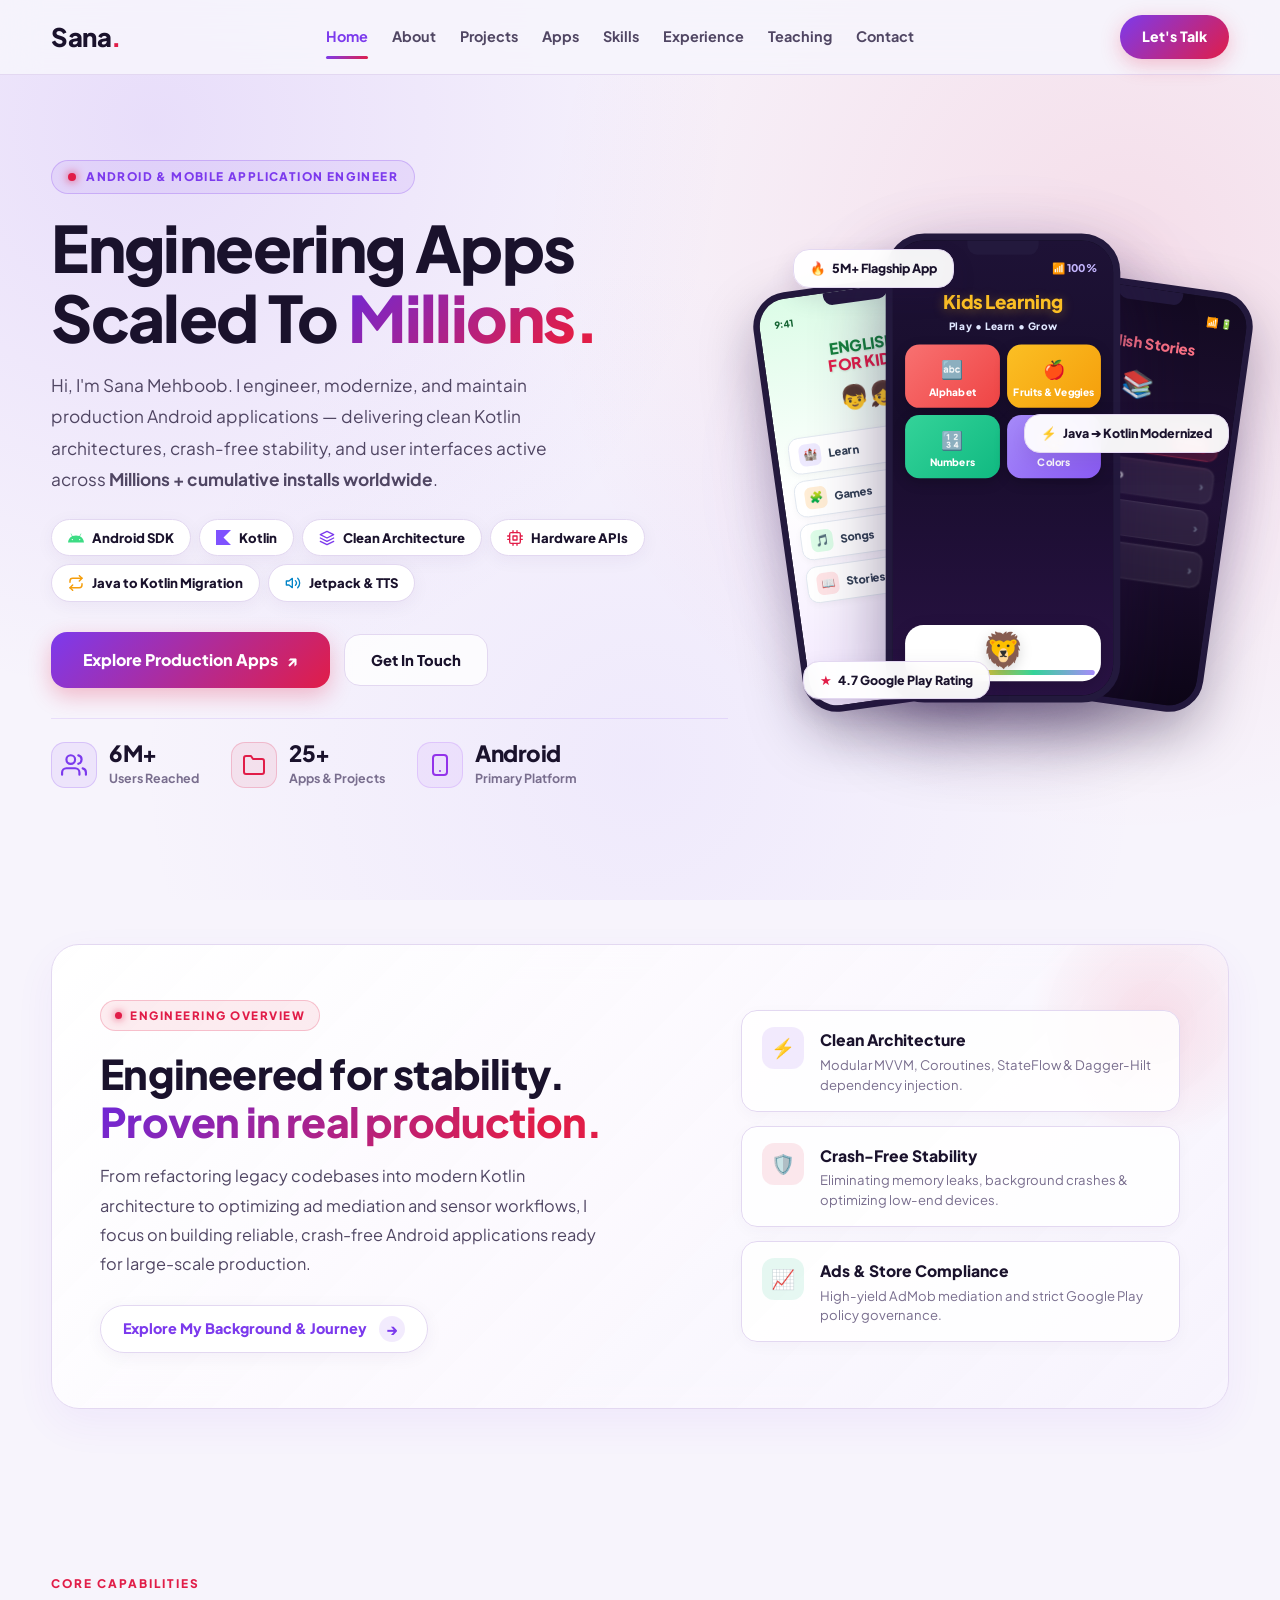
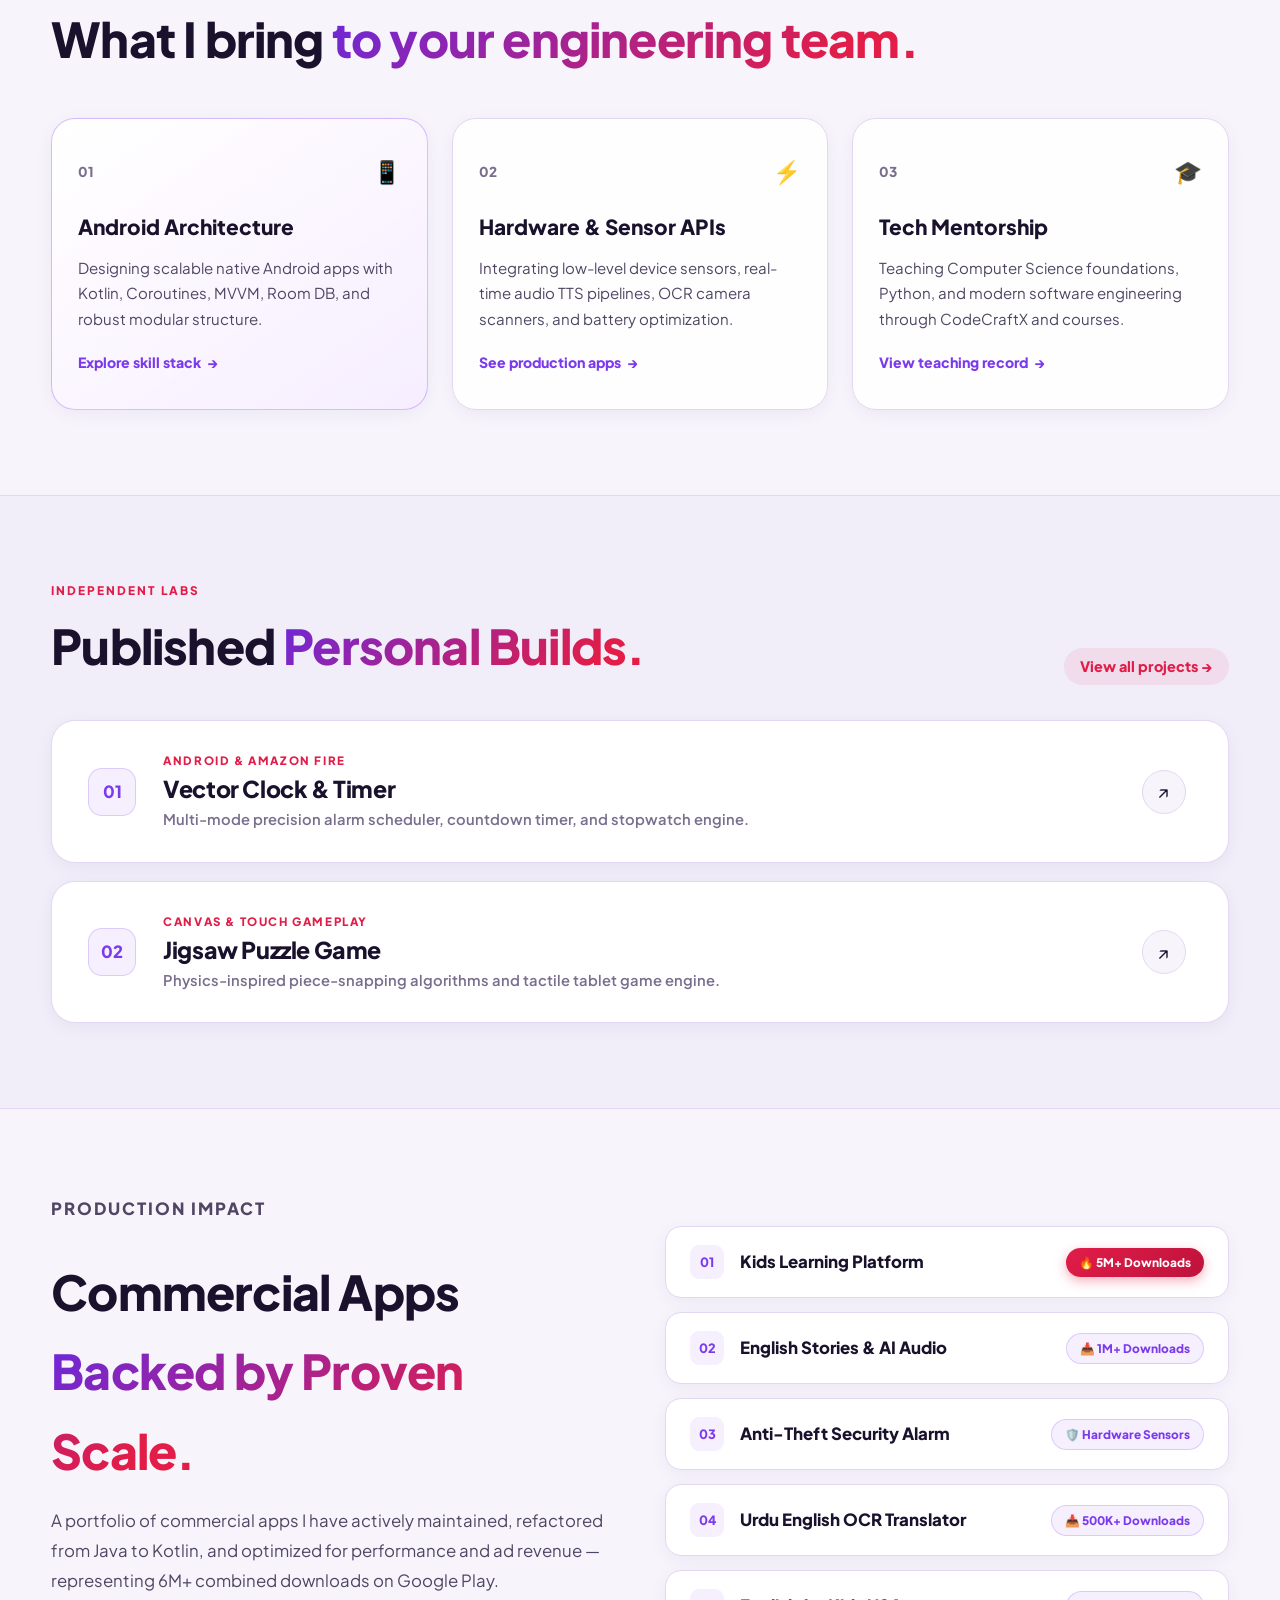
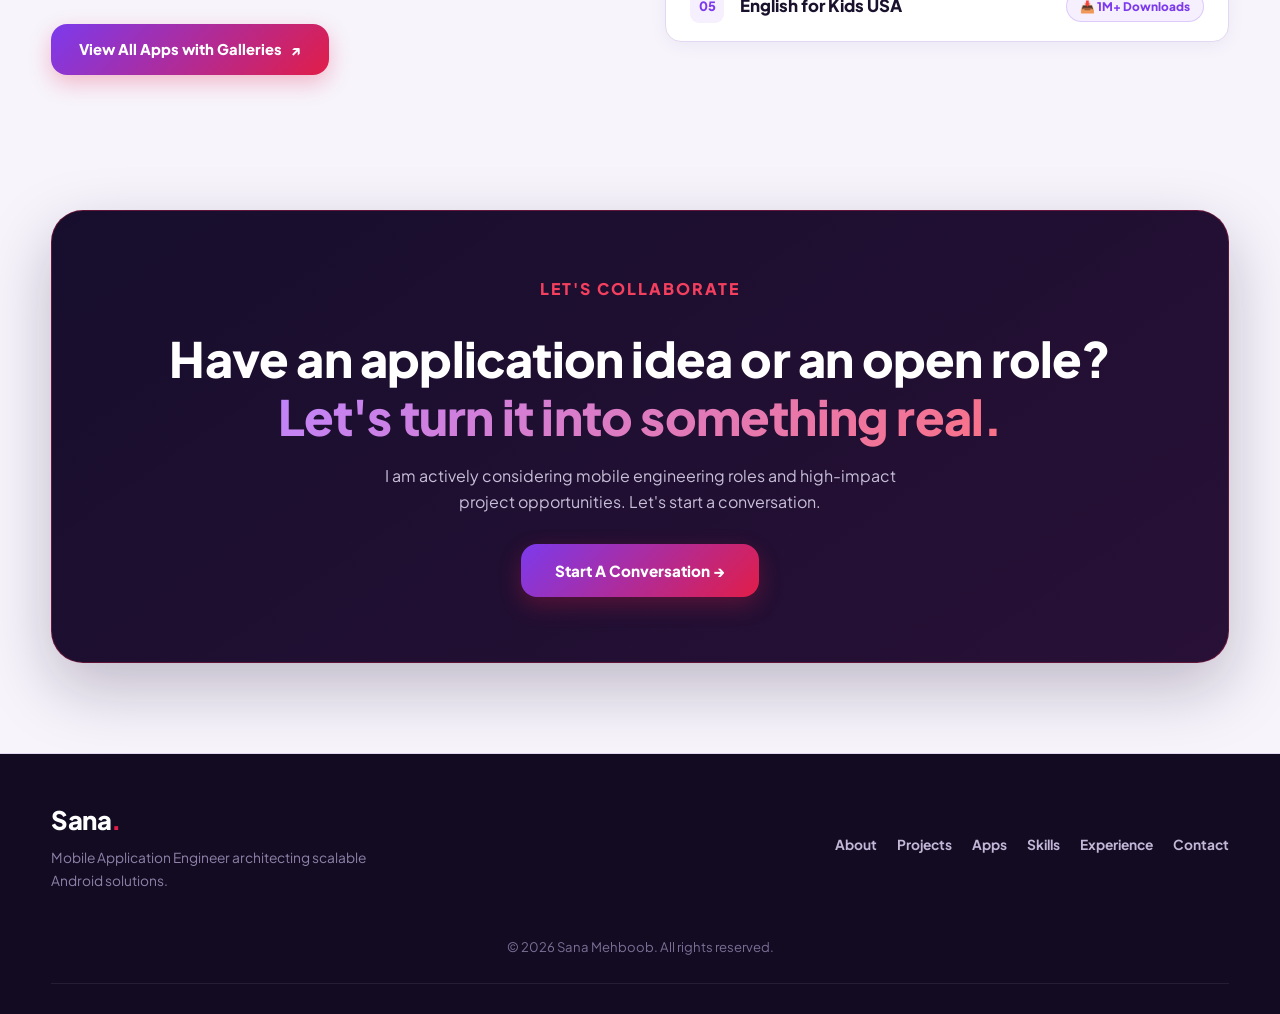
<file: index.html>
<!DOCTYPE html>
<html lang="en">
<head>
    <meta charset="UTF-8">
    <meta name="viewport" content="width=device-width, initial-scale=1.0">

    <title>Sana Mehboob | Mobile Application Engineer</title>

    <meta name="description"
        content="Sana Mehboob - Mobile Application Engineer specializing in Android, Kotlin, Architecture, and High-Scale Production Apps with 6M+ global downloads.">

    <meta name="color-scheme" content="light">
    <link rel="stylesheet" href="index.css">
</head>

<body>

<!-- ================= NAVBAR ================= -->
<header class="navbar">
    <div class="nav-container">

        <a href="index.html" class="logo">
            Sana<span>.</span>
        </a>

        <nav class="nav-menu">
            <a href="index.html" class="active">Home</a>
            <a href="about.html">About</a>
            <a href="projects.html">Projects</a>
            <a href="apps.html">Apps</a>
            <a href="skills.html">Skills</a>
            <a href="experience.html">Experience</a>
            <a href="teaching.html">Teaching</a>
            <a href="contact.html">Contact</a>
        </nav>

        <a href="contact.html" class="nav-cta">
            Let's Talk
        </a>

        <button class="menu-toggle" aria-label="Open menu">
            ☰
        </button>

    </div>
</header>


<!-- ================= HERO ================= -->
<main>

<section class="hero">
    <div class="hero-container">

        <!-- LEFT CONTENT -->
        <div class="hero-content">

            <div class="hero-tag">
                <span class="live-dot"></span>
                ANDROID & MOBILE APPLICATION ENGINEER
            </div>

            <h1>
                Engineering Apps<br>
                Scaled To <em>Millions.</em>
            </h1>

            <p class="hero-text">
                Hi, I'm Sana Mehboob. I engineer, modernize, and maintain production Android applications —
                 delivering clean Kotlin architectures, crash-free stability, and user interfaces
                  active across <strong>Millions + cumulative installs worldwide</strong>.
            </p>


           <div class="hero-skills">
                <!-- 1. Android SDK (Official Green Android) -->
                <span>
                    <svg class="skill-icon" viewBox="0 0 24 24" width="16" height="16" fill="#3DDC84">
                        <path d="M17.523 15.3414c-.5511 0-.9993-.4486-.9993-1.0001s.4482-.9993.9993-.9993c.551 0 .9993.4479.9993.9993 0 .5515-.4483 1.0001-.9993 1.0001m-11.046 0c-.5511 0-.9993-.4486-.9993-1.0001s.4482-.9993.9993-.9993c.5511 0 .9993.4479.9993.9993 0 .5515-.4482 1.0001-.9993 1.0001m11.4045-6.02l1.9973-3.4592a.416.416 0 00-.1521-.5676.416.416 0 00-.5676.1521l-2.0223 3.503C15.5902 8.411 13.8533 8.125 12 8.125s-3.5902.286-5.1368.8247L4.8409 5.4467a.4161.4161 0 00-.5677-.1521.4157.4157 0 00-.1521.5676l1.9973 3.4592C2.6889 11.1867.3432 14.6589 0 18.775h24c-.3432-4.1161-2.6889-7.5883-6.1185-9.4536"/>
                    </svg>
                    Android SDK
                </span>

                <!-- 2. Kotlin (Official Kotlin Shape) -->
                <span>
                    <svg class="skill-icon" viewBox="0 0 24 24" width="15" height="15" fill="#7F52FF">
                        <path d="M24 24H0V0h24L12 12Z"/>
                    </svg>
                    Kotlin
                </span>

                <!-- 3. Clean Architecture (Modular Architecture Stack) -->
                <span>
                    <svg class="skill-icon" viewBox="0 0 24 24" width="16" height="16" fill="none" stroke="#7c3aed" stroke-width="2" stroke-linecap="round" stroke-linejoin="round">
                        <polygon points="12 2 2 7 12 12 22 7 12 2"></polygon>
                        <polyline points="2 17 12 22 22 17"></polyline>
                        <polyline points="2 12 12 17 22 12"></polyline>
                    </svg>
                    Clean Architecture
                </span>

                <!-- 4. Hardware APIs (Microchip / Sensors) -->
                <span>
                    <svg class="skill-icon" viewBox="0 0 24 24" width="16" height="16" fill="none" stroke="#e11d48" stroke-width="2" stroke-linecap="round" stroke-linejoin="round">
                        <rect x="4" y="4" width="16" height="16" rx="2" ry="2"></rect>
                        <rect x="9" y="9" width="6" height="6"></rect>
                        <line x1="9" y1="1" x2="9" y2="4"></line>
                        <line x1="15" y1="1" x2="15" y2="4"></line>
                        <line x1="9" y1="20" x2="9" y2="23"></line>
                        <line x1="15" y1="20" x2="15" y2="23"></line>
                        <line x1="20" y1="9" x2="23" y2="9"></line>
                        <line x1="20" y1="14" x2="23" y2="14"></line>
                        <line x1="1" y1="9" x2="4" y2="9"></line>
                        <line x1="1" y1="14" x2="4" y2="14"></line>
                    </svg>
                    Hardware APIs
                </span>

                <!-- 5. Java to Kotlin Migration (Code Transition Arrow) -->
                <span>
                    <svg class="skill-icon" viewBox="0 0 24 24" width="16" height="16" fill="none" stroke="#f59e0b" stroke-width="2.2" stroke-linecap="round" stroke-linejoin="round">
                        <polyline points="17 1 21 5 17 9"></polyline>
                        <path d="M3 11V9a4 4 0 0 1 4-4h14"></path>
                        <polyline points="7 23 3 19 7 15"></polyline>
                        <path d="M21 13v2a4 4 0 0 1-4 4H3"></path>
                    </svg>
                    Java to Kotlin Migration
                </span>

                <!-- 6. Jetpack & TTS (Audio Waves / Audio Engine) -->
                <span>
                    <svg class="skill-icon" viewBox="0 0 24 24" width="16" height="16" fill="none" stroke="#0284c7" stroke-width="2" stroke-linecap="round" stroke-linejoin="round">
                        <polygon points="11 5 6 9 2 9 2 15 6 15 11 19 11 5"></polygon>
                        <path d="M19.07 4.93a10 10 0 0 1 0 14.14M15.54 8.46a5 5 0 0 1 0 7.07"></path>
                    </svg>
                    Jetpack & TTS
                </span>
            </div>

            <div class="hero-actions">
                <a href="apps.html" class="btn-primary btn-hero-cta">
                    Explore Production Apps
                    <span>↗</span>
                </a>

                <a href="contact.html" class="btn-outline">
                    Get In Touch
                </a>
            </div>

        <!-- ACTION BUTTONS -->

            <!-- PROMINENT 3-COLUMN HERO STATS STRIP (EXACT AS SCREENSHOT) -->
            <div class="hero-stats-strip">

                <!-- STAT 1: 6M+ USERS -->
                <div class="stat-col">
                    <div class="stat-icon icon-users">
                        <svg width="26" height="26" viewBox="0 0 24 24" fill="none" stroke="currentColor" stroke-width="2" stroke-linecap="round" stroke-linejoin="round">
                            <path d="M17 21v-2a4 4 0 0 0-4-4H5a4 4 0 0 0-4 4v2"></path>
                            <circle cx="9" cy="7" r="4"></circle>
                            <path d="M23 21v-2a4 4 0 0 0-3-3.87"></path>
                            <path d="M16 3.13a4 4 0 0 1 0 7.75"></path>
                        </svg>
                    </div>
                    <div class="stat-text">
                        <strong>6M+</strong>
                        <span>Users Reached</span>
                    </div>
                </div>

                <!-- STAT 2: 25+ APPS & PROJECTS -->
                <div class="stat-col">
                    <div class="stat-icon icon-folder">
                        <svg width="24" height="24" viewBox="0 0 24 24" fill="none" stroke="currentColor" stroke-width="2" stroke-linecap="round" stroke-linejoin="round">
                            <path d="M22 19a2 2 0 0 1-2 2H4a2 2 0 0 1-2-2V5a2 2 0 0 1 2-2h5l2 3h9a2 2 0 0 1 2 2z"></path>
                        </svg>
                    </div>
                    <div class="stat-text">
                        <strong>25+</strong>
                        <span>Apps & Projects</span>
                    </div>
                </div>

                <!-- STAT 3: ANDROID PRIMARY PLATFORM -->
                <div class="stat-col">
                    <div class="stat-icon icon-mobile">
                        <svg width="24" height="24" viewBox="0 0 24 24" fill="none" stroke="currentColor" stroke-width="2" stroke-linecap="round" stroke-linejoin="round">
                            <rect x="5" y="2" width="14" height="20" rx="3" ry="3"></rect>
                            <line x1="12" y1="18" x2="12.01" y2="18"></line>
                        </svg>
                    </div>
                    <div class="stat-text">
                        <strong>Android</strong>
                        <span>Primary Platform</span>
                    </div>
                </div>

            </div>

        </div>


        <!-- RIGHT VISUAL (SAFE AUTO-SCALING PHONE MOCKUP) -->
      
        <!-- RIGHT VISUAL: 3-PHONE TRIO SHOWCASE (MATCHING REFERENCE IMAGE) -->
        <div class="hero-visual">

            <div class="visual-background"></div>

            <div class="phones-trio-stage">

                <!-- 1. LEFT PHONE: ENGLISH FOR KIDS -->
                <div class="phone-mockup phone-left">
                    <div class="phone-notch"></div>
                    <div class="mock-screen screen-kids-usa">
                        <div class="mock-status">
                            <span>9:41</span>
                            <span>📶 🔋</span>
                        </div>

                        <div class="kids-usa-banner">
                            <div class="bubble-sparkle">✨</div>
                            <h4 class="app-title-efk">ENGLISH<br><span>FOR KIDS</span></h4>
                            <div class="cartoon-avatar-row">👦👧</div>
                        </div>

                        <div class="kids-usa-list">
                            <div class="usa-row">
                                <span class="row-ico ico-purple">🏰</span>
                                <span class="row-txt">Learn</span>
                                <span class="row-arr">›</span>
                            </div>
                            <div class="usa-row">
                                <span class="row-ico ico-orange">🧩</span>
                                <span class="row-txt">Games</span>
                                <span class="row-arr">›</span>
                            </div>
                            <div class="usa-row">
                                <span class="row-ico ico-green">🎵</span>
                                <span class="row-txt">Songs</span>
                                <span class="row-arr">›</span>
                            </div>
                            <div class="usa-row">
                                <span class="row-ico ico-red">📖</span>
                                <span class="row-txt">Stories</span>
                                <span class="row-arr">›</span>
                            </div>
                        </div>
                    </div>
                </div>


                <!-- 2. CENTER PHONE (FLAGSHIP 5M+): KIDS LEARNING -->
                <div class="phone-mockup phone-center">
                    <div class="phone-notch"></div>
                    <div class="mock-screen screen-kids-learning">
                        <div class="mock-status">
                            <span>9:41</span>
                            <span>📶 100%</span>
                        </div>

                        <div class="kl-header">
                            <h3>Kids Learning</h3>
                            <p>Play • Learn • Grow</p>
                        </div>

                        <div class="kl-grid">
                            <div class="kl-card card-abc">
                                <span class="kl-ico">🔤</span>
                                <strong>Alphabet</strong>
                            </div>
                            <div class="kl-card card-fruits">
                                <span class="kl-ico">🍎</span>
                                <strong>Fruits & Veggies</strong>
                            </div>
                            <div class="kl-card card-numbers">
                                <span class="kl-ico">🔢</span>
                                <strong>Numbers</strong>
                            </div>
                            <div class="kl-card card-colors">
                                <span class="kl-ico">🎨</span>
                                <strong>Colors</strong>
                            </div>
                        </div>

                        <div class="kl-character-card">
                            <div class="lion-mascot">🦁</div>
                            <div class="kl-wave-bar"></div>
                        </div>
                    </div>
                </div>


                <!-- 3. RIGHT PHONE: ENGLISH STORIES & AI AUDIO -->
                <div class="phone-mockup phone-right">
                    <div class="phone-notch"></div>
                    <div class="mock-screen screen-stories">
                        <div class="mock-status">
                            <span>9:41</span>
                            <span>📶 🔋</span>
                        </div>

                        <div class="stories-header">
                            <h4>English Stories</h4>
                            <div class="books-illustration">
                                <span>📚</span>
                                <div class="books-glow"></div>
                            </div>
                        </div>

                        <div class="stories-list">
                            <div class="story-pill pill-active">
                                <span class="st-ico">📖</span>
                                <span class="st-txt">Stories</span>
                                <span class="st-tag">Audio</span>
                            </div>
                            <div class="story-pill">
                                <span class="st-ico">🔊</span>
                                <span class="st-txt">TTS Audio</span>
                                <span class="st-arr">›</span>
                            </div>
                            <div class="story-pill">
                                <span class="st-ico">⭐</span>
                                <span class="st-txt">AI Stories</span>
                                <span class="st-arr">›</span>
                            </div>
                            <div class="story-pill">
                                <span class="st-ico">📘</span>
                                <span class="st-txt">Dictionary</span>
                                <span class="st-arr">›</span>
                            </div>
                        </div>
                    </div>
                </div>

            </div>

            <!-- FLOATING HIGHLIGHT BADGES -->
            <div class="floating-label floating-one">
                <span>🔥</span>
                5M+ Flagship App
            </div>

            <div class="floating-label floating-two">
                <span>⚡</span>
                Java ➔ Kotlin Modernized
            </div>

            <div class="floating-label floating-three">
                <span>★</span>
                4.7 Google Play Rating
            </div>

        </div>

        

    </div>
</section>


<!-- ================= INTRO (MODERN ENGINEERING SHOWCASE) ================= -->
<section class="intro">
    <div class="container">
        
        <div class="intro-glass-card">
            
            <!-- LEFT: HEADLINE & STORY -->
            <div class="intro-left">
                <div class="intro-badge">
                    <span class="badge-pulse"></span>
                    ENGINEERING OVERVIEW
                </div>

                <h2>
                    Engineered for stability.<br>
                    <span>Proven in real production.</span>
                </h2>

                <p>
                    From refactoring legacy codebases into modern Kotlin architecture to optimizing ad mediation and sensor workflows, I focus on building reliable, crash-free Android applications ready for large-scale production.
                </p>

                <a href="about.html" class="intro-cta-link">
                    <span>Explore My Background & Journey</span>
                    <span class="intro-arrow">→</span>
                </a>
            </div>

            <!-- RIGHT: 3 SLEEK PRODUCTION PILLARS -->
            <div class="intro-pillars">

                <!-- PILLAR 1 -->
                <div class="pillar-item">
                    <div class="pillar-icon icon-arch">⚡</div>
                    <div class="pillar-info">
                        <h4>Clean Architecture</h4>
                        <p>Modular MVVM, Coroutines, StateFlow & Dagger-Hilt dependency injection.</p>
                    </div>
                </div>

                <!-- PILLAR 2 -->
                <div class="pillar-item">
                    <div class="pillar-icon icon-shield">🛡️</div>
                    <div class="pillar-info">
                        <h4>Crash-Free Stability</h4>
                        <p>Eliminating memory leaks, background crashes & optimizing low-end devices.</p>
                    </div>
                </div>

                <!-- PILLAR 3 -->
                <div class="pillar-item">
                    <div class="pillar-icon icon-ads">📈</div>
                    <div class="pillar-info">
                        <h4>Ads & Store Compliance</h4>
                        <p>High-yield AdMob mediation and strict Google Play policy governance.</p>
                    </div>
                </div>

            </div>

        </div>

    </div>
</section>

<!-- ================= WHAT I DO ================= -->
<section class="services">
    <div class="container">

        <div class="section-top">
            <div>
                <p class="section-label">CORE CAPABILITIES</p>
                <h2>
                    What I bring
                    <span>to your engineering team.</span>
                </h2>
            </div>
        </div>

        <div class="services-grid">

            <!-- SERVICE 01 -->
            <article class="service-card featured-service">
                <div class="service-top">
                    <span class="service-number">01</span>
                    <div class="service-symbol">📱</div>
                </div>

                <h3>Android Architecture</h3>
                <p>
                    Designing scalable native Android apps with Kotlin, Coroutines, MVVM, Room DB, and robust modular structure.
                </p>

                <a href="skills.html">
                    Explore skill stack
                    <span>→</span>
                </a>
            </article>

            <!-- SERVICE 02 -->
            <article class="service-card">
                <div class="service-top">
                    <span class="service-number">02</span>
                    <div class="service-symbol">⚡</div>
                </div>

                <h3>Hardware & Sensor APIs</h3>
                <p>
                    Integrating low-level device sensors, real-time audio TTS pipelines, OCR camera scanners, and battery optimization.
                </p>

                <a href="apps.html">
                    See production apps
                    <span>→</span>
                </a>
            </article>

            <!-- SERVICE 03 -->
            <article class="service-card">
                <div class="service-top">
                    <span class="service-number">03</span>
                    <div class="service-symbol">🎓</div>
                </div>

                <h3>Tech Mentorship</h3>
                <p>
                    Teaching Computer Science foundations, Python, and modern software engineering through CodeCraftX and courses.
                </p>

                <a href="teaching.html">
                    View teaching record
                    <span>→</span>
                </a>
            </article>

        </div>

    </div>
</section>


<!-- ================= SELECTED PROJECTS ================= -->
<section class="projects-preview">
    <div class="container">

        <div class="projects-heading">
            <div>
                <p class="section-label">INDEPENDENT LABS</p>
                <h2>
                    Published
                    <span>Personal Builds.</span>
                </h2>
            </div>

            <a href="projects.html" class="all-projects">
                View all projects →
            </a>
        </div>

        <div class="projects-list">

            <!-- PROJECT 01 -->
            <a href="vector-clock.html" class="project-item">
                <div class="project-index">01</div>

                <div class="project-main">
                    <div class="project-category">ANDROID & AMAZON FIRE</div>
                    <h3>Vector Clock & Timer</h3>
                    <p>Multi-mode precision alarm scheduler, countdown timer, and stopwatch engine.</p>
                </div>

                <div class="project-arrow">↗</div>
            </a>

            <!-- PROJECT 02 -->
            <a href="jigsaw-puzzle.html" class="project-item">
                <div class="project-index">02</div>

                <div class="project-main">
                    <div class="project-category">CANVAS & TOUCH GAMEPLAY</div>
                    <h3>Jigsaw Puzzle Game</h3>
                    <p>Physics-inspired piece-snapping algorithms and tactile tablet game engine.</p>
                </div>

                <div class="project-arrow">↗</div>
            </a>

        </div>

    </div>
</section>


<!-- ================= PRODUCTION APPS ================= -->
<section class="apps-preview">
    <div class="container apps-container">

        <div class="apps-text">
            <p class="section-label">PRODUCTION IMPACT</p>
            <h2>
                Commercial Apps<br>
                <span>Backed by Proven Scale.</span>
            </h2>

            <p>
                A portfolio of commercial apps I have actively maintained, refactored from Java to Kotlin, and optimized for performance and ad revenue — representing 6M+ combined downloads on Google Play.
            </p>

            <a href="apps.html" class="btn-primary">
                View All Apps with Galleries
                <span>↗</span>
            </a>
        </div>

        <div class="apps-stack">

            <div class="app-row">
                <span class="app-row-number">01</span>
                <strong>Kids Learning Platform</strong>
                <small class="chip-flagship">🔥 5M+ Downloads</small>
            </div>

            <div class="app-row">
                <span class="app-row-number">02</span>
                <strong>English Stories & AI Audio</strong>
                <small>📥 1M+ Downloads</small>
            </div>

            <div class="app-row">
                <span class="app-row-number">03</span>
                <strong>Anti-Theft Security Alarm</strong>
                <small>🛡️ Hardware Sensors</small>
            </div>

            <div class="app-row">
                <span class="app-row-number">04</span>
                <strong>Urdu English OCR Translator</strong>
                <small>📥 500K+ Downloads</small>
            </div>

            <div class="app-row">
                <span class="app-row-number">05</span>
                <strong>English for Kids USA</strong>
                <small>📥 1M+ Downloads</small>
            </div>

        </div>

    </div>
</section>


<!-- ================= CTA ================= -->
<section class="final-cta">
    <div class="container">

        <div class="cta-box">
            <p class="section-label">LET'S COLLABORATE</p>
            <h2>
                Have an application idea or an open role?<br>
                <span>Let's turn it into something real.</span>
            </h2>

            <p>
                I am actively considering mobile engineering roles and high-impact project opportunities. Let's start a conversation.
            </p>

            <a href="contact.html" class="btn-primary btn-cta-main">
                Start A Conversation →
            </a>
        </div>

    </div>
</section>

</main>


<!-- ================= FOOTER ================= -->
<footer>
    <div class="container footer-container">

        <div class="footer-brand">
            <a href="index.html" class="logo">
                Sana<span>.</span>
            </a>
            <p>
                Mobile Application Engineer architecting scalable Android solutions.
            </p>
        </div>

        <div class="footer-nav">
            <a href="about.html">About</a>
            <a href="projects.html">Projects</a>
            <a href="apps.html">Apps</a>
            <a href="skills.html">Skills</a>
            <a href="experience.html">Experience</a>
            <a href="contact.html">Contact</a>
        </div>

        <p class="copyright">
            © 2026 Sana Mehboob. All rights reserved.
        </p>

    </div>
</footer>

<script src="script.js"></script>

</body>
</html>
</file>
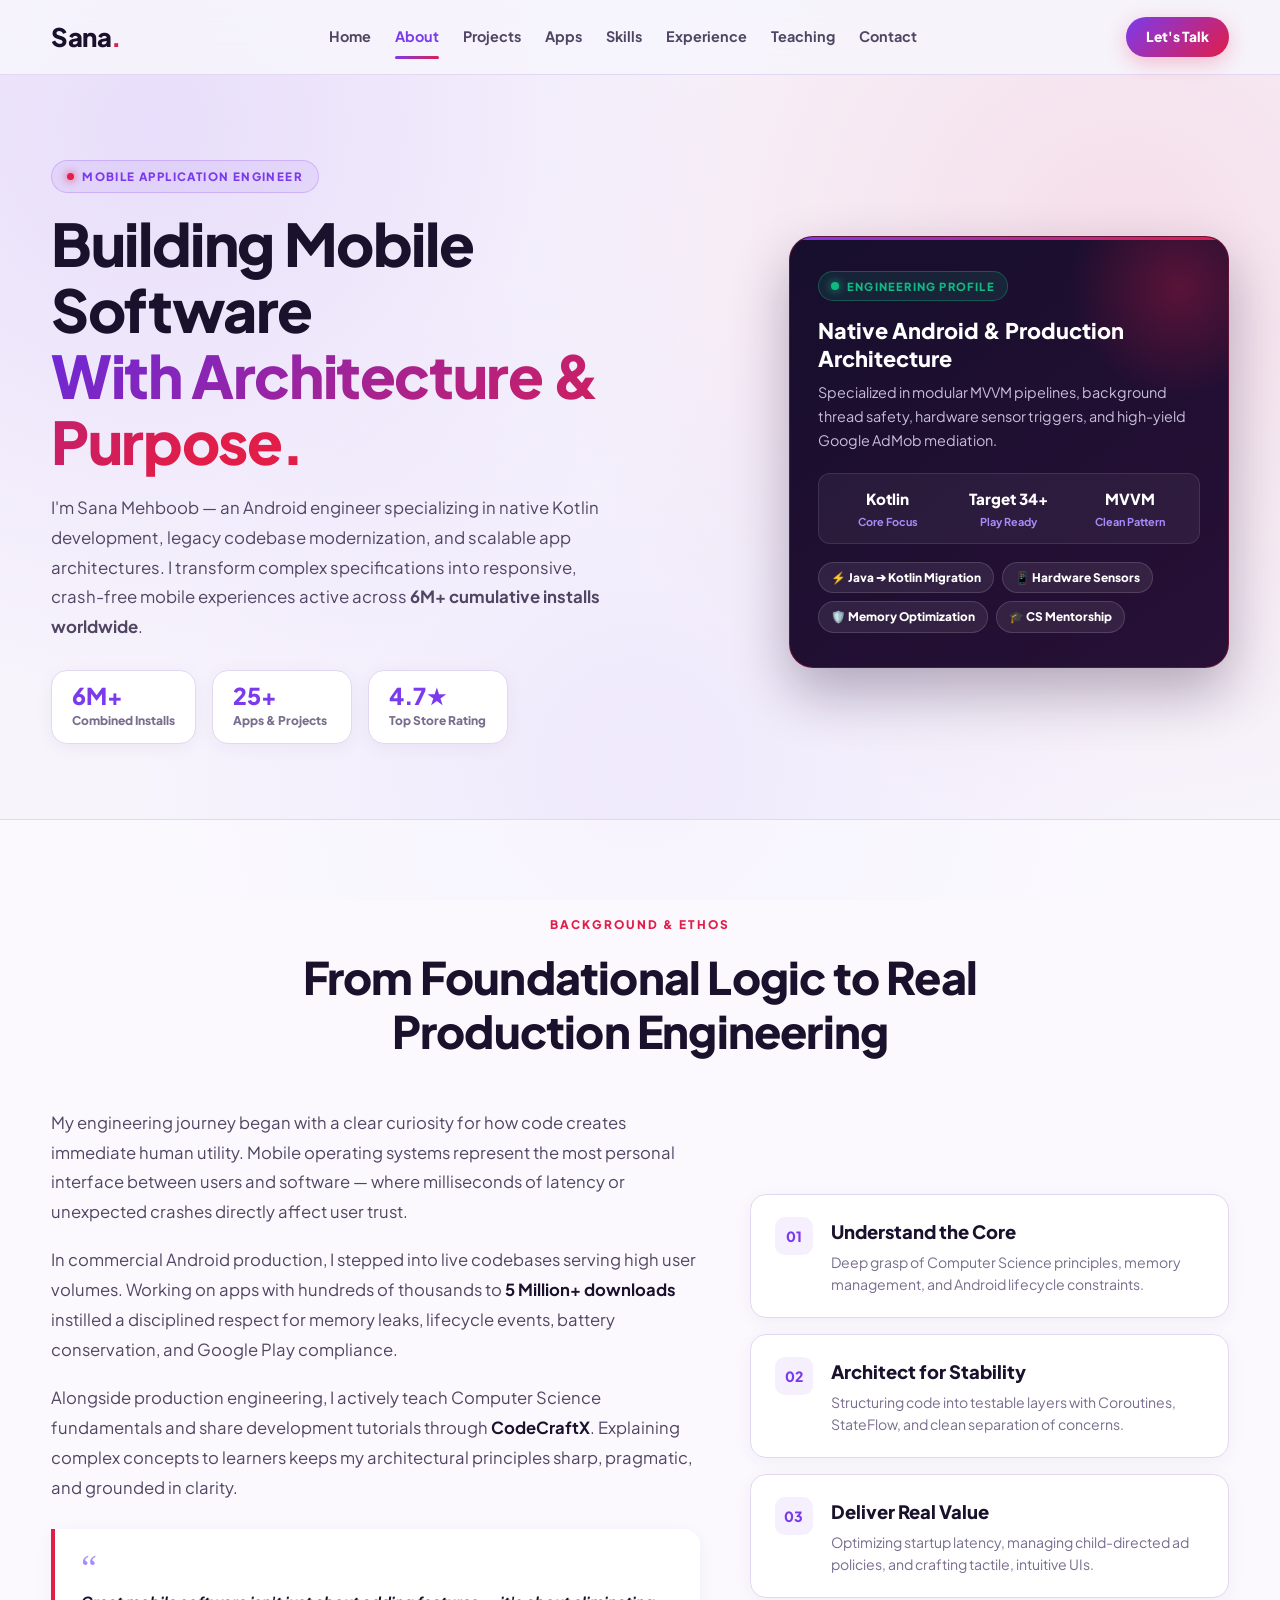
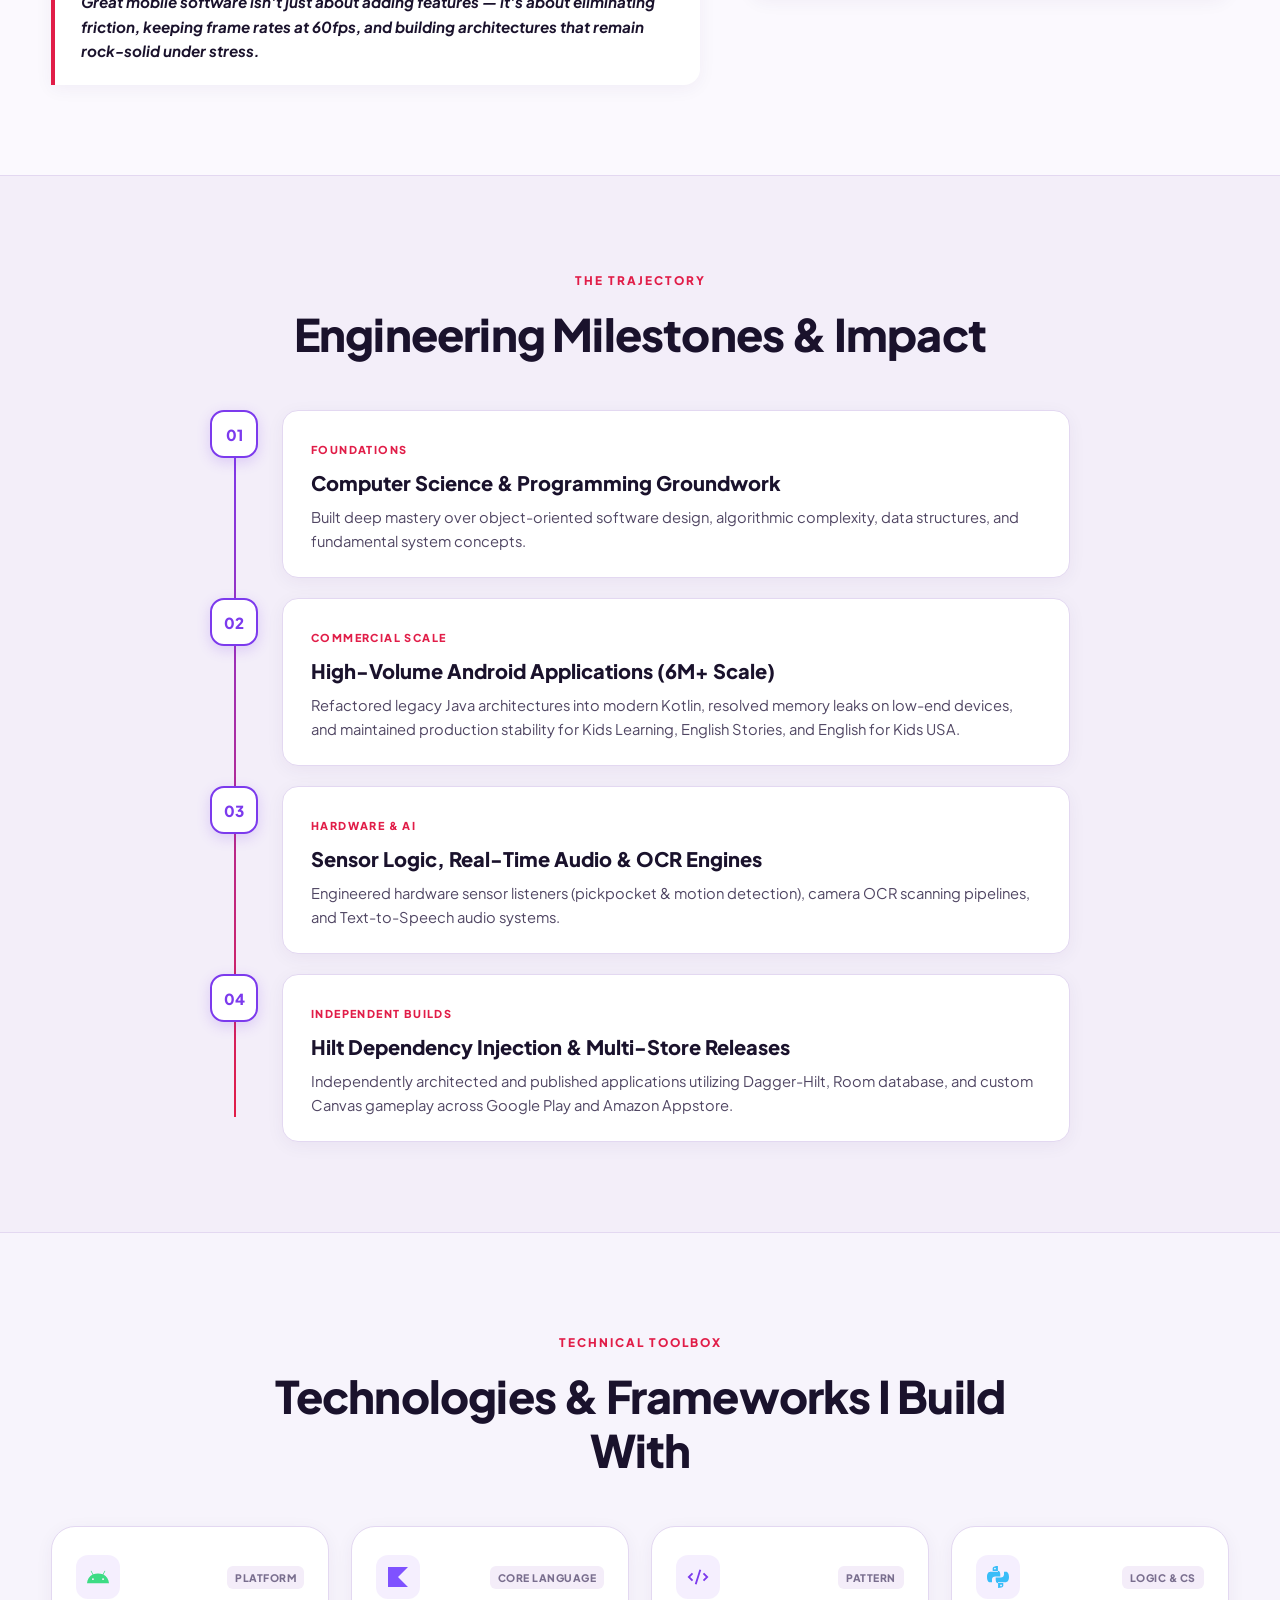
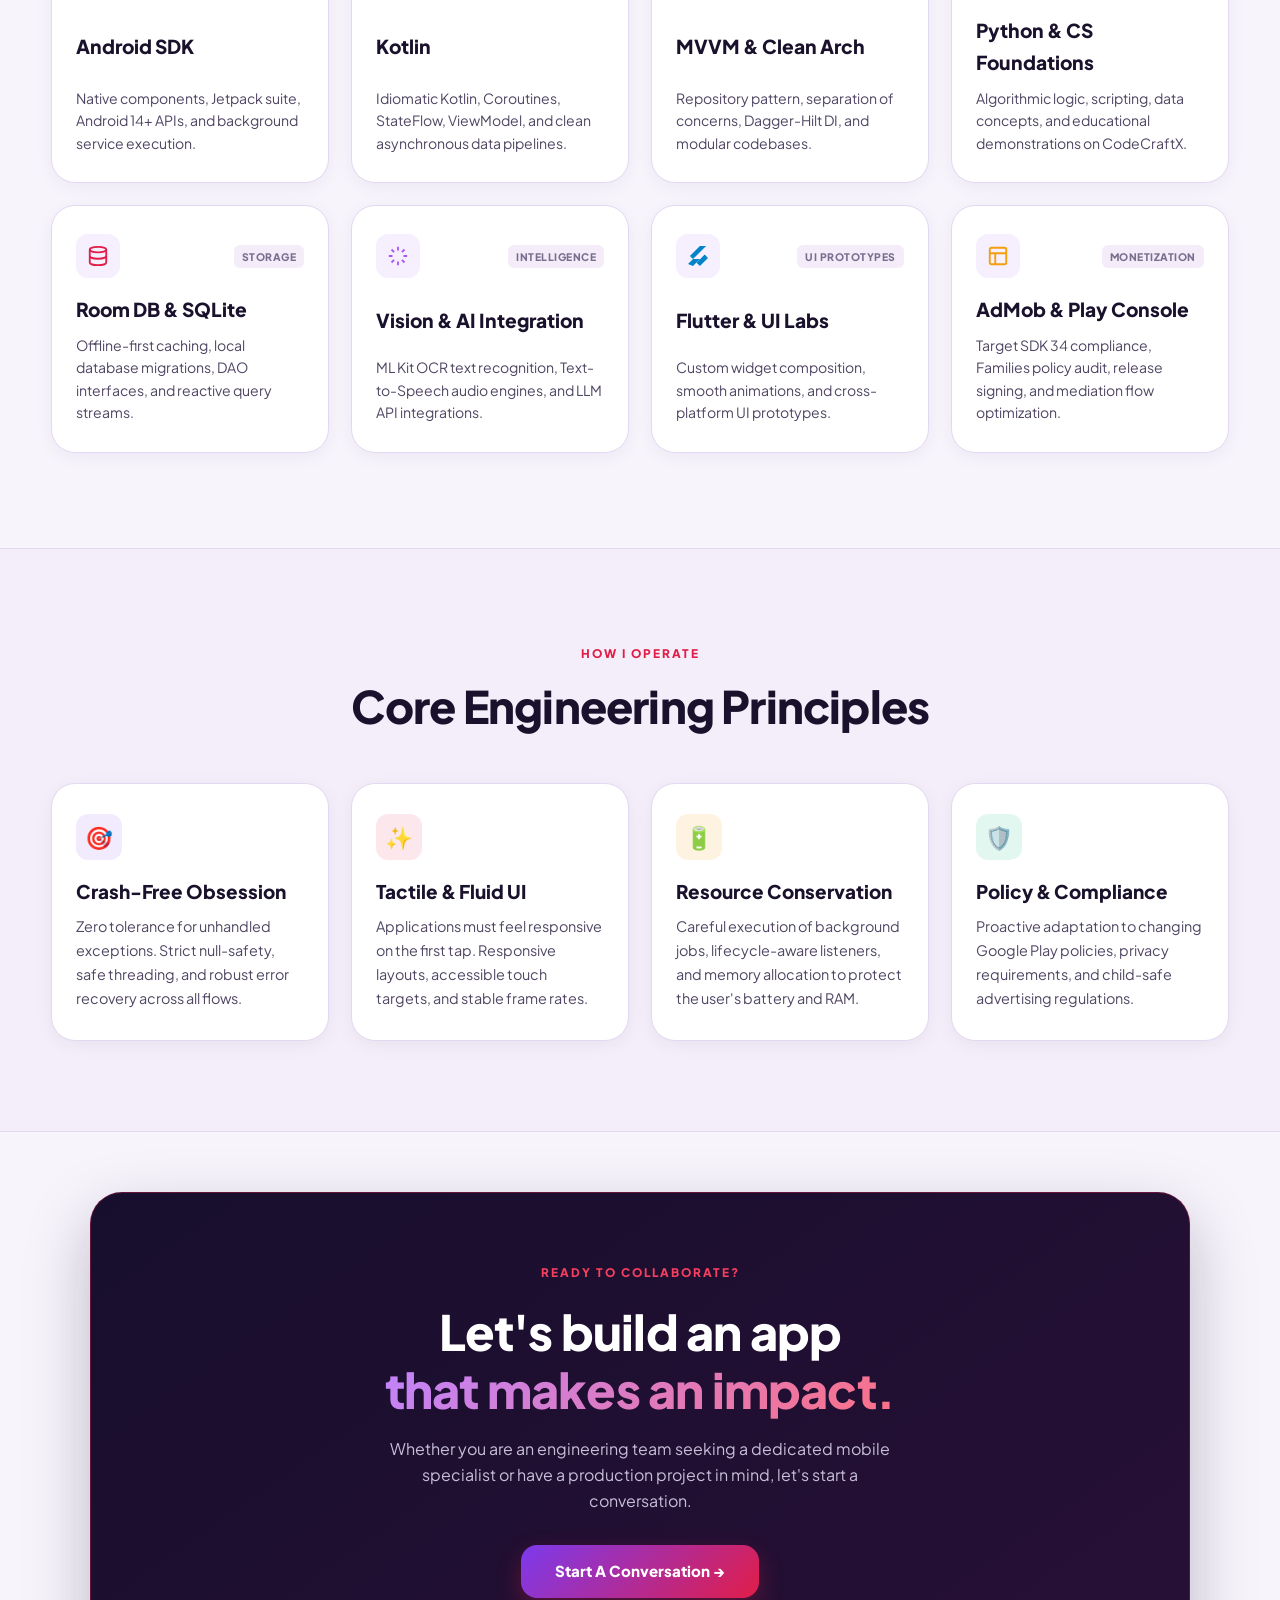
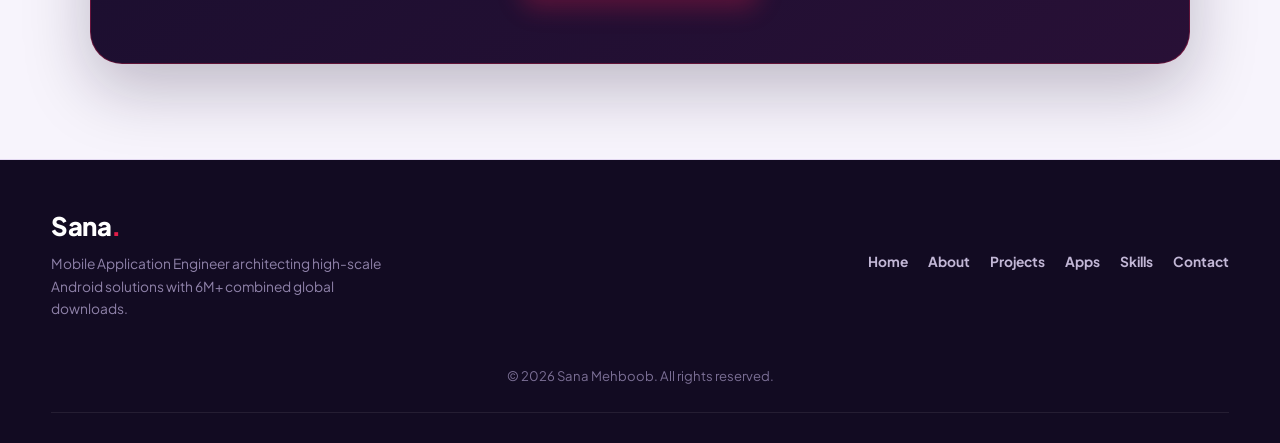
<file: about.html>
<!DOCTYPE html>
<html lang="en">
<head>
    <meta charset="UTF-8">
    <meta name="viewport" content="width=device-width, initial-scale=1.0">

    <meta name="description"
          content="About Sana Mehboob - Mobile Application Engineer specializing in Android, Kotlin, Clean Architecture, and High-Scale Production Apps.">

    <meta name="color-scheme" content="light">
    <title>About Me | Sana Mehboob</title>

    <link rel="stylesheet" href="about.css">
</head>

<body>

    <!-- ================= NAVBAR ================= -->
    <header class="navbar">
        <div class="nav-container">

            <a href="index.html" class="logo">
                Sana<span>.</span>
            </a>

            <button class="menu-toggle" aria-label="Toggle menu">
                ☰
            </button>

            <nav class="nav-menu">
                <a href="index.html">Home</a>
                <a href="about.html" class="active">About</a>
                <a href="projects.html">Projects</a>
                <a href="apps.html">Apps</a>
                <a href="skills.html">Skills</a>
                <a href="experience.html">Experience</a>
                <a href="teaching.html">Teaching</a>
                <a href="contact.html">Contact</a>
            </nav>

            <a href="contact.html" class="nav-cta">
                Let's Talk
            </a>

        </div>
    </header>


    <main>

        <!-- ================= ABOUT HERO ================= -->
        <section class="about-hero">
            <div class="about-hero-container">

                <div class="about-hero-content">
                    <div class="hero-eyebrow-badge">
                        <span class="live-pulse"></span>
                        MOBILE APPLICATION ENGINEER
                    </div>

                    <h1>
                        Building Mobile Software<br>
                        <span>With Architecture & Purpose.</span>
                    </h1>

                    <p>
                        I'm Sana Mehboob — an Android engineer specializing in native Kotlin development, legacy codebase modernization, and scalable app architectures. I transform complex specifications into responsive, crash-free mobile experiences active across <strong>6M+ cumulative installs worldwide</strong>.
                    </p>

                    <div class="hero-quick-stats">
                        <div class="stat-pill">
                            <strong>6M+</strong>
                            <span>Combined Installs</span>
                        </div>
                        <div class="stat-pill">
                            <strong>25+</strong>
                            <span>Apps & Projects</span>
                        </div>
                        <div class="stat-pill">
                            <strong>4.7★</strong>
                            <span>Top Store Rating</span>
                        </div>
                    </div>
                </div>

                <!-- RIGHT: ARCHITECTURAL HUD CARD -->
                <div class="about-hero-card">
                    <div class="hud-glow"></div>

                    <div class="hero-card-header">
                        <span class="live-dot"></span>
                        <span class="card-status-label">ENGINEERING PROFILE</span>
                    </div>

                    <div class="hero-card-body">
                        <h3>Native Android & Production Architecture</h3>
                        <p>Specialized in modular MVVM pipelines, background thread safety, hardware sensor triggers, and high-yield Google AdMob mediation.</p>
                    </div>

                    <div class="hud-metrics">
                        <div class="metric-box">
                            <span class="m-val">Kotlin</span>
                            <span class="m-lbl">Core Focus</span>
                        </div>
                        <div class="metric-box">
                            <span class="m-val">Target 34+</span>
                            <span class="m-lbl">Play Ready</span>
                        </div>
                        <div class="metric-box">
                            <span class="m-val">MVVM</span>
                            <span class="m-lbl">Clean Pattern</span>
                        </div>
                    </div>

                    <div class="hero-card-chips">
                        <span>⚡ Java ➔ Kotlin Migration</span>
                        <span>📱 Hardware Sensors</span>
                        <span>🛡️ Memory Optimization</span>
                        <span>🎓 CS Mentorship</span>
                    </div>
                </div>

            </div>
        </section>


        <!-- ================= MY STORY ================= -->
        <section class="about-story">
            <div class="container">

                <div class="section-heading">
                    <span class="section-label">BACKGROUND & ETHOS</span>
                    <h2>From Foundational Logic to Real Production Engineering</h2>
                </div>

                <div class="story-grid">

                    <div class="story-text">
                        <p>
                            My engineering journey began with a clear curiosity for how code creates immediate human utility. Mobile operating systems represent the most personal interface between users and software — where milliseconds of latency or unexpected crashes directly affect user trust.
                        </p>
                        <p>
                            In commercial Android production, I stepped into live codebases serving high user volumes. Working on apps with hundreds of thousands to <strong>5 Million+ downloads</strong> instilled a disciplined respect for memory leaks, lifecycle events, battery conservation, and Google Play compliance.
                        </p>
                        <p>
                            Alongside production engineering, I actively teach Computer Science fundamentals and share development tutorials through <strong>CodeCraftX</strong>. Explaining complex concepts to learners keeps my architectural principles sharp, pragmatic, and grounded in clarity.
                        </p>

                        <div class="story-quote-card">
                            <span class="quote-symbol">“</span>
                            <p>Great mobile software isn't just about adding features — it's about eliminating friction, keeping frame rates at 60fps, and building architectures that remain rock-solid under stress.</p>
                        </div>
                    </div>

                    <div class="story-highlight">
                        <div class="highlight-card">
                            <div class="highlight-no">01</div>
                            <div class="highlight-content">
                                <h3>Understand the Core</h3>
                                <p>Deep grasp of Computer Science principles, memory management, and Android lifecycle constraints.</p>
                            </div>
                        </div>

                        <div class="highlight-card">
                            <div class="highlight-no">02</div>
                            <div class="highlight-content">
                                <h3>Architect for Stability</h3>
                                <p>Structuring code into testable layers with Coroutines, StateFlow, and clean separation of concerns.</p>
                            </div>
                        </div>

                        <div class="highlight-card">
                            <div class="highlight-no">03</div>
                            <div class="highlight-content">
                                <h3>Deliver Real Value</h3>
                                <p>Optimizing startup latency, managing child-directed ad policies, and crafting tactile, intuitive UIs.</p>
                            </div>
                        </div>
                    </div>

                </div>

            </div>
        </section>


        <!-- ================= JOURNEY ROADMAP (TIMELINE TRACK) ================= -->
        <section class="journey-section">
            <div class="container">

                <div class="section-heading">
                    <span class="section-label">THE TRAJECTORY</span>
                    <h2>Engineering Milestones & Impact</h2>
                </div>

                <div class="timeline-container">

                    <!-- ITEM 1 -->
                    <div class="timeline-item">
                        <div class="timeline-node">
                            <span>01</span>
                        </div>
                        <div class="timeline-card">
                            <span class="journey-tag">FOUNDATIONS</span>
                            <h3>Computer Science & Programming Groundwork</h3>
                            <p>Built deep mastery over object-oriented software design, algorithmic complexity, data structures, and fundamental system concepts.</p>
                        </div>
                    </div>

                    <!-- ITEM 2 -->
                    <div class="timeline-item">
                        <div class="timeline-node">
                            <span>02</span>
                        </div>
                        <div class="timeline-card">
                            <span class="journey-tag">COMMERCIAL SCALE</span>
                            <h3>High-Volume Android Applications (6M+ Scale)</h3>
                            <p>Refactored legacy Java architectures into modern Kotlin, resolved memory leaks on low-end devices, and maintained production stability for Kids Learning, English Stories, and English for Kids USA.</p>
                        </div>
                    </div>

                    <!-- ITEM 3 -->
                    <div class="timeline-item">
                        <div class="timeline-node">
                            <span>03</span>
                        </div>
                        <div class="timeline-card">
                            <span class="journey-tag">HARDWARE & AI</span>
                            <h3>Sensor Logic, Real-Time Audio & OCR Engines</h3>
                            <p>Engineered hardware sensor listeners (pickpocket & motion detection), camera OCR scanning pipelines, and Text-to-Speech audio systems.</p>
                        </div>
                    </div>

                    <!-- ITEM 4 -->
                    <div class="timeline-item">
                        <div class="timeline-node">
                            <span>04</span>
                        </div>
                        <div class="timeline-card">
                            <span class="journey-tag">INDEPENDENT BUILDS</span>
                            <h3>Hilt Dependency Injection & Multi-Store Releases</h3>
                            <p>Independently architected and published applications utilizing Dagger-Hilt, Room database, and custom Canvas gameplay across Google Play and Amazon Appstore.</p>
                        </div>
                    </div>

                </div>

            </div>
        </section>


        <!-- ================= TECHNOLOGIES & TOOLS ================= -->
        <section class="about-tech">
            <div class="container">

                <div class="section-heading">
                    <span class="section-label">TECHNICAL TOOLBOX</span>
                    <h2>Technologies & Frameworks I Build With</h2>
                </div>

                <div class="tech-grid">

                    <!-- 01 Android -->
                    <div class="tech-card">
                        <div class="tech-card-top">
                            <div class="tech-icon">
                                <svg width="22" height="22" viewBox="0 0 24 24" fill="#3DDC84"><path d="M17.523 15.3414c-.5511 0-.9993-.4486-.9993-.9997s.4482-.9993.9993-.9993c.551 0 .9992.4482.9992.9993.0001.5511-.4482.9997-.9992.9997m-11.046 0c-.5511 0-.9993-.4486-.9993-.9997s.4482-.9993.9993-.9993c.5511 0 .9993.4482.9993.9993 0 .5511-.4482.9997-.9993.9997m11.4045-6.02l1.9973-3.4592a.416.416 0 00-.1521-.5676.416.416 0 00-.5676.1521l-2.0223 3.503C15.5902 8.411 13.8533 8.081 12 8.081c-1.8533 0-3.5902.33-5.1368.8687L4.8409 5.4467a.4161.4161 0 00-.5677-.1521.4157.4157 0 00-.1521.5676l1.9973 3.4592C2.6889 11.1867.3432 14.6589 0 18.761h24c-.3432-4.1021-2.6889-7.5743-6.1185-9.4396"/></svg>
                            </div>
                            <span class="tech-tag-badge">PLATFORM</span>
                        </div>
                        <h3>Android SDK</h3>
                        <p>Native components, Jetpack suite, Android 14+ APIs, and background service execution.</p>
                    </div>

                    <!-- 02 Kotlin -->
                    <div class="tech-card">
                        <div class="tech-card-top">
                            <div class="tech-icon">
                                <svg width="20" height="20" viewBox="0 0 24 24" fill="#7F52FF"><path d="M24 24H0V0h24L12 12Z"/></svg>
                            </div>
                            <span class="tech-tag-badge">CORE LANGUAGE</span>
                        </div>
                        <h3>Kotlin</h3>
                        <p>Idiomatic Kotlin, Coroutines, StateFlow, ViewModel, and clean asynchronous data pipelines.</p>
                    </div>

                    <!-- 03 Clean Architecture -->
                    <div class="tech-card">
                        <div class="tech-card-top">
                            <div class="tech-icon">
                                <svg width="22" height="22" viewBox="0 0 24 24" fill="none" stroke="#7c3aed" stroke-width="2"><path d="m18 16 4-4-4-4"/><path d="m6 8-4 4 4 4"/><path d="m14.5 4-5 16"/></svg>
                            </div>
                            <span class="tech-tag-badge">PATTERN</span>
                        </div>
                        <h3>MVVM & Clean Arch</h3>
                        <p>Repository pattern, separation of concerns, Dagger-Hilt DI, and modular codebases.</p>
                    </div>

                    <!-- 04 Python -->
                    <div class="tech-card">
                        <div class="tech-card-top">
                            <div class="tech-icon">
                                <svg width="22" height="22" viewBox="0 0 24 24" fill="#38BDF8"><path d="M11.914 0C5.825 0 6.2 2.656 6.2 2.656l.006 2.752h5.812v.826H3.882S0 5.766 0 11.884c0 6.12 3.398 5.892 3.398 5.892h2.03v-2.858s-.11-3.398 3.342-3.398h5.758v-.852s.47-5.468-2.614-5.468zm-3.23 1.83a1.002 1.002 0 1 1 0 2.004 1.002 1.002 0 0 1 0-2.004zm3.402 22.17c6.088 0 5.713-2.656 5.713-2.656l-.006-2.752H11.98v-.826h8.138s3.882.468 3.882-5.65c0-6.118-3.398-5.892-3.398-5.892h-2.03v2.858s.11 3.398-3.342 3.398H9.472v.852s-.47 5.468 2.614 5.468zm3.23-1.83a1.002 1.002 0 1 1 0-2.004 1.002 1.002 0 0 1 0 2.004z"/></svg>
                            </div>
                            <span class="tech-tag-badge">LOGIC & CS</span>
                        </div>
                        <h3>Python & CS Foundations</h3>
                        <p>Algorithmic logic, scripting, data concepts, and educational demonstrations on CodeCraftX.</p>
                    </div>

                    <!-- 05 Room & SQL -->
                    <div class="tech-card">
                        <div class="tech-card-top">
                            <div class="tech-icon">
                                <svg width="22" height="22" viewBox="0 0 24 24" fill="none" stroke="#e11d48" stroke-width="2"><ellipse cx="12" cy="5" rx="9" ry="3"/><path d="M3 5v14c0 1.66 4 3 9 3s9-1.34 9-3V5"/><path d="M3 12c0 1.66 4 3 9 3s9-1.34 9-3"/></svg>
                            </div>
                            <span class="tech-tag-badge">STORAGE</span>
                        </div>
                        <h3>Room DB & SQLite</h3>
                        <p>Offline-first caching, local database migrations, DAO interfaces, and reactive query streams.</p>
                    </div>

                    <!-- 06 AI APIs & OCR -->
                    <div class="tech-card">
                        <div class="tech-card-top">
                            <div class="tech-icon">
                                <svg width="22" height="22" viewBox="0 0 24 24" fill="none" stroke="#a855f7" stroke-width="2"><path d="M12 2v4"/><path d="M12 18v4"/><path d="m4.93 4.93 2.83 2.83"/><path d="m16.24 16.24 2.83 2.83"/><path d="M2 12h4"/><path d="M18 12h4"/><path d="m4.93 19.07 2.83-2.83"/><path d="m16.24 7.76 2.83-2.83"/></svg>
                            </div>
                            <span class="tech-tag-badge">INTELLIGENCE</span>
                        </div>
                        <h3>Vision & AI Integration</h3>
                        <p>ML Kit OCR text recognition, Text-to-Speech audio engines, and LLM API integrations.</p>
                    </div>

                    <!-- 07 Flutter UI -->
                    <div class="tech-card">
                        <div class="tech-card-top">
                            <div class="tech-icon">
                                <svg width="20" height="20" viewBox="0 0 24 24" fill="#0284c7"><path d="M14.314 0L2.3 12 6 15.7 21.686 0zM6.029 15.686L0 21.714 6.029 24l8.286-8.314zM24 14.314l-4-4-9.686 9.686L14.314 24z"/></svg>
                            </div>
                            <span class="tech-tag-badge">UI PROTOTYPES</span>
                        </div>
                        <h3>Flutter & UI Labs</h3>
                        <p>Custom widget composition, smooth animations, and cross-platform UI prototypes.</p>
                    </div>

                    <!-- 08 Play Console & Ads -->
                    <div class="tech-card">
                        <div class="tech-card-top">
                            <div class="tech-icon">
                                <svg width="22" height="22" viewBox="0 0 24 24" fill="none" stroke="#f59e0b" stroke-width="2"><rect x="3" y="3" width="18" height="18" rx="2"/><path d="M3 9h18"/><path d="M9 21V9"/></svg>
                            </div>
                            <span class="tech-tag-badge">MONETIZATION</span>
                        </div>
                        <h3>AdMob & Play Console</h3>
                        <p>Target SDK 34 compliance, Families policy audit, release signing, and mediation flow optimization.</p>
                    </div>

                </div>

            </div>
        </section>


        <!-- ================= VALUES / PRINCIPLES ================= -->
        <section class="values-section">
            <div class="container">

                <div class="section-heading">
                    <span class="section-label">HOW I OPERATE</span>
                    <h2>Core Engineering Principles</h2>
                </div>

                <div class="values-grid">

                    <div class="value-card">
                        <div class="value-icon icon-bg-purple">🎯</div>
                        <h3>Crash-Free Obsession</h3>
                        <p>Zero tolerance for unhandled exceptions. Strict null-safety, safe threading, and robust error recovery across all flows.</p>
                    </div>

                    <div class="value-card">
                        <div class="value-icon icon-bg-rose">✨</div>
                        <h3>Tactile & Fluid UI</h3>
                        <p>Applications must feel responsive on the first tap. Responsive layouts, accessible touch targets, and stable frame rates.</p>
                    </div>

                    <div class="value-card">
                        <div class="value-icon icon-bg-amber">🔋</div>
                        <h3>Resource Conservation</h3>
                        <p>Careful execution of background jobs, lifecycle-aware listeners, and memory allocation to protect the user's battery and RAM.</p>
                    </div>

                    <div class="value-card">
                        <div class="value-icon icon-bg-green">🛡️</div>
                        <h3>Policy & Compliance</h3>
                        <p>Proactive adaptation to changing Google Play policies, privacy requirements, and child-safe advertising regulations.</p>
                    </div>

                </div>

            </div>
        </section>


        <!-- ================= CTA ================= -->
        <section class="cta-section">
            <div class="cta-box">
                <span class="section-label">READY TO COLLABORATE?</span>
                <h2>
                    Let's build an app<br>
                    <span>that makes an impact.</span>
                </h2>
                <p>
                    Whether you are an engineering team seeking a dedicated mobile specialist or have a production project in mind, let's start a conversation.
                </p>
                <a href="contact.html" class="btn btn-primary">
                    Start A Conversation →
                </a>
            </div>
        </section>

    </main>


    <!-- ================= FOOTER ================= -->
    <footer class="footer">
        <div class="footer-container">

            <div class="footer-brand">
                <a href="index.html" class="logo">Sana<span>.</span></a>
                <p>
                    Mobile Application Engineer architecting high-scale Android solutions with 6M+ combined global downloads.
                </p>
            </div>

            <div class="footer-links">
                <a href="index.html">Home</a>
                <a href="about.html">About</a>
                <a href="projects.html">Projects</a>
                <a href="apps.html">Apps</a>
                <a href="skills.html">Skills</a>
                <a href="contact.html">Contact</a>
            </div>

            <div class="footer-copy">
                <p>© 2026 Sana Mehboob. All rights reserved.</p>
            </div>

        </div>
    </footer>

    <script src="script.js"></script>

</body>
</html>
</file>
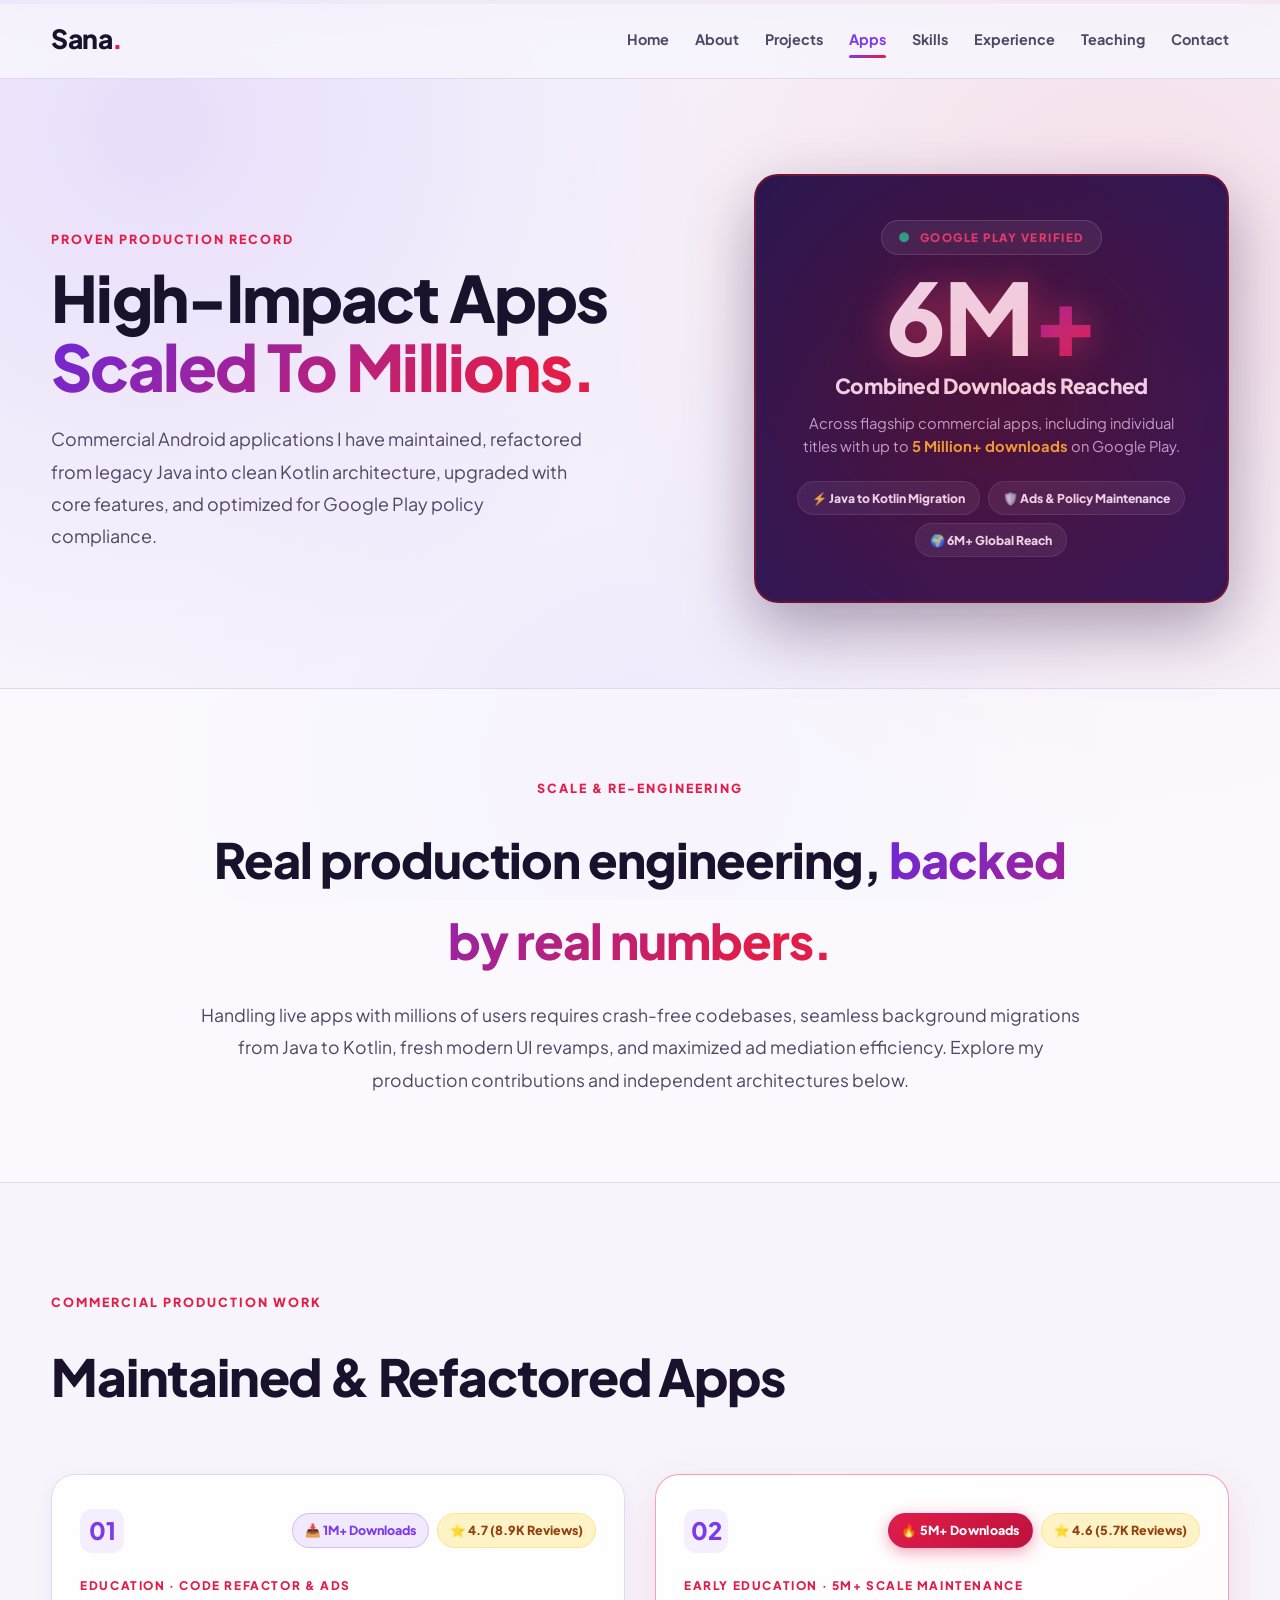
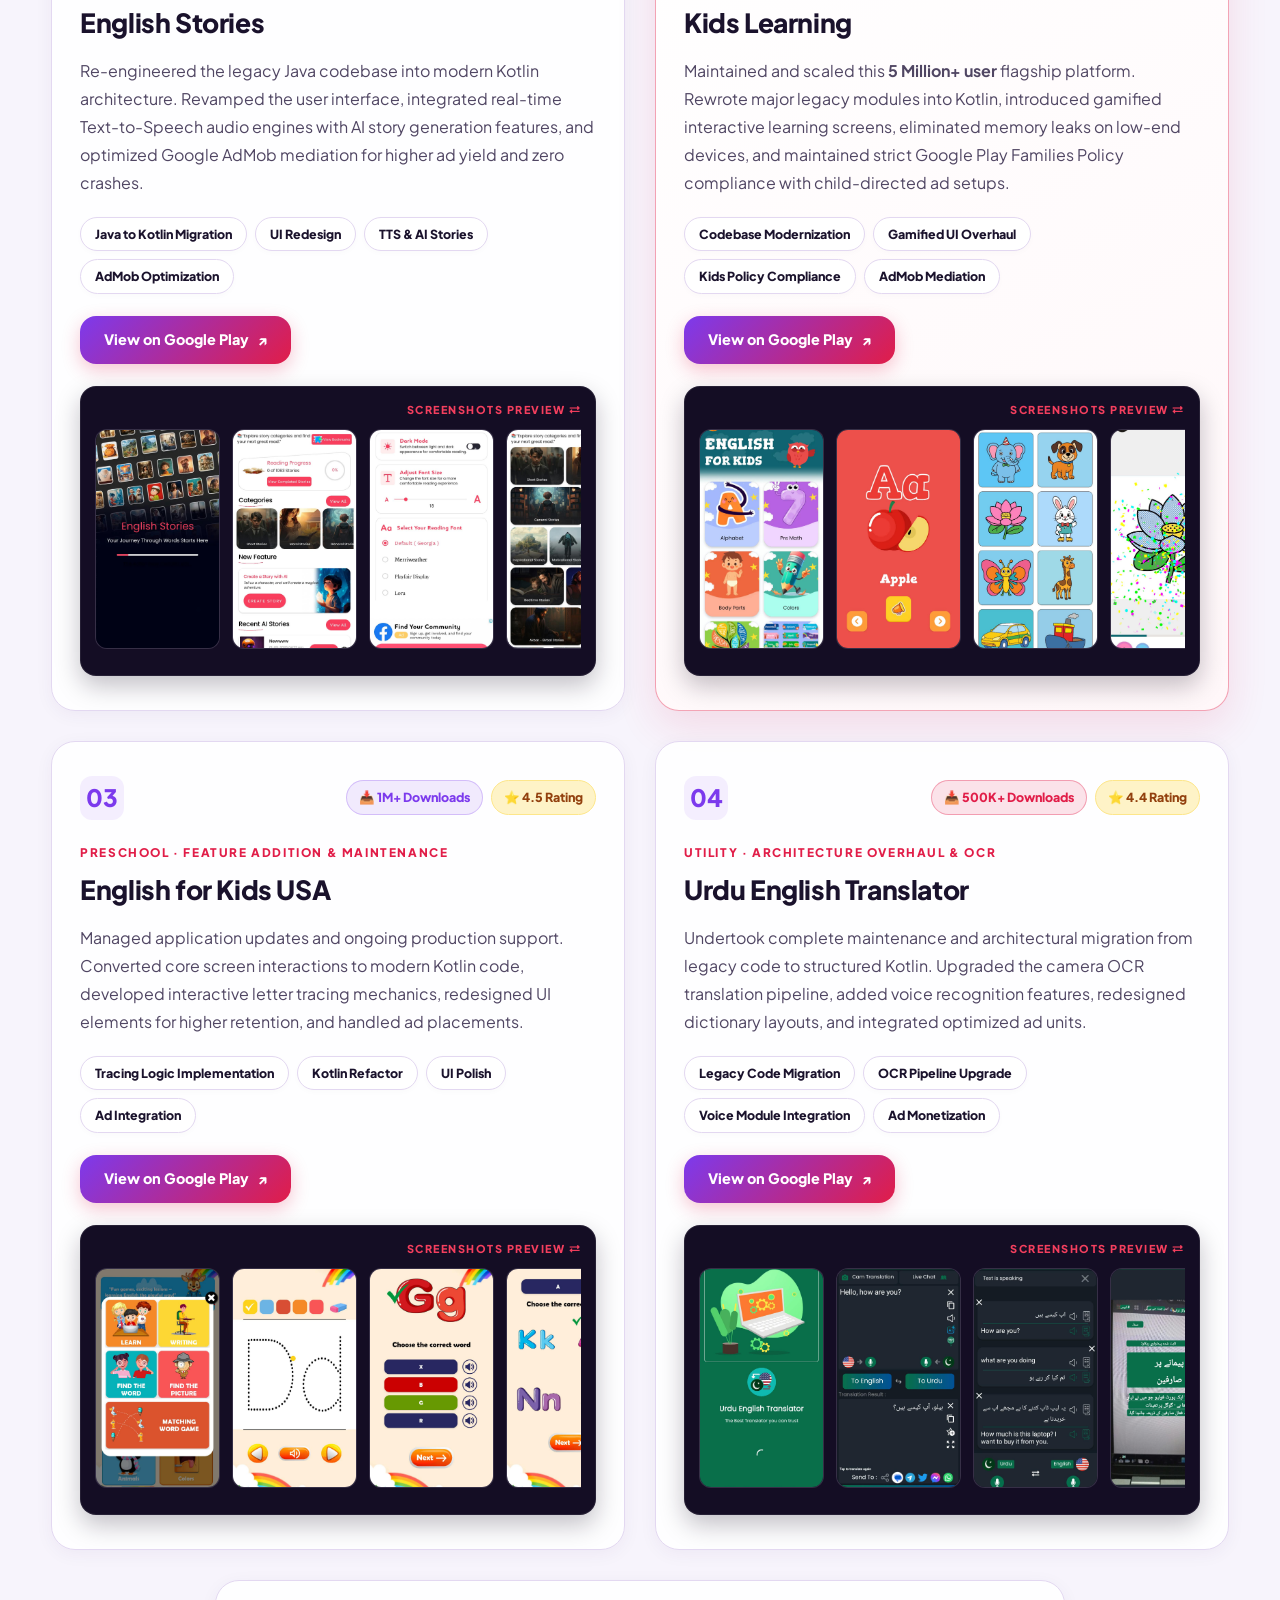
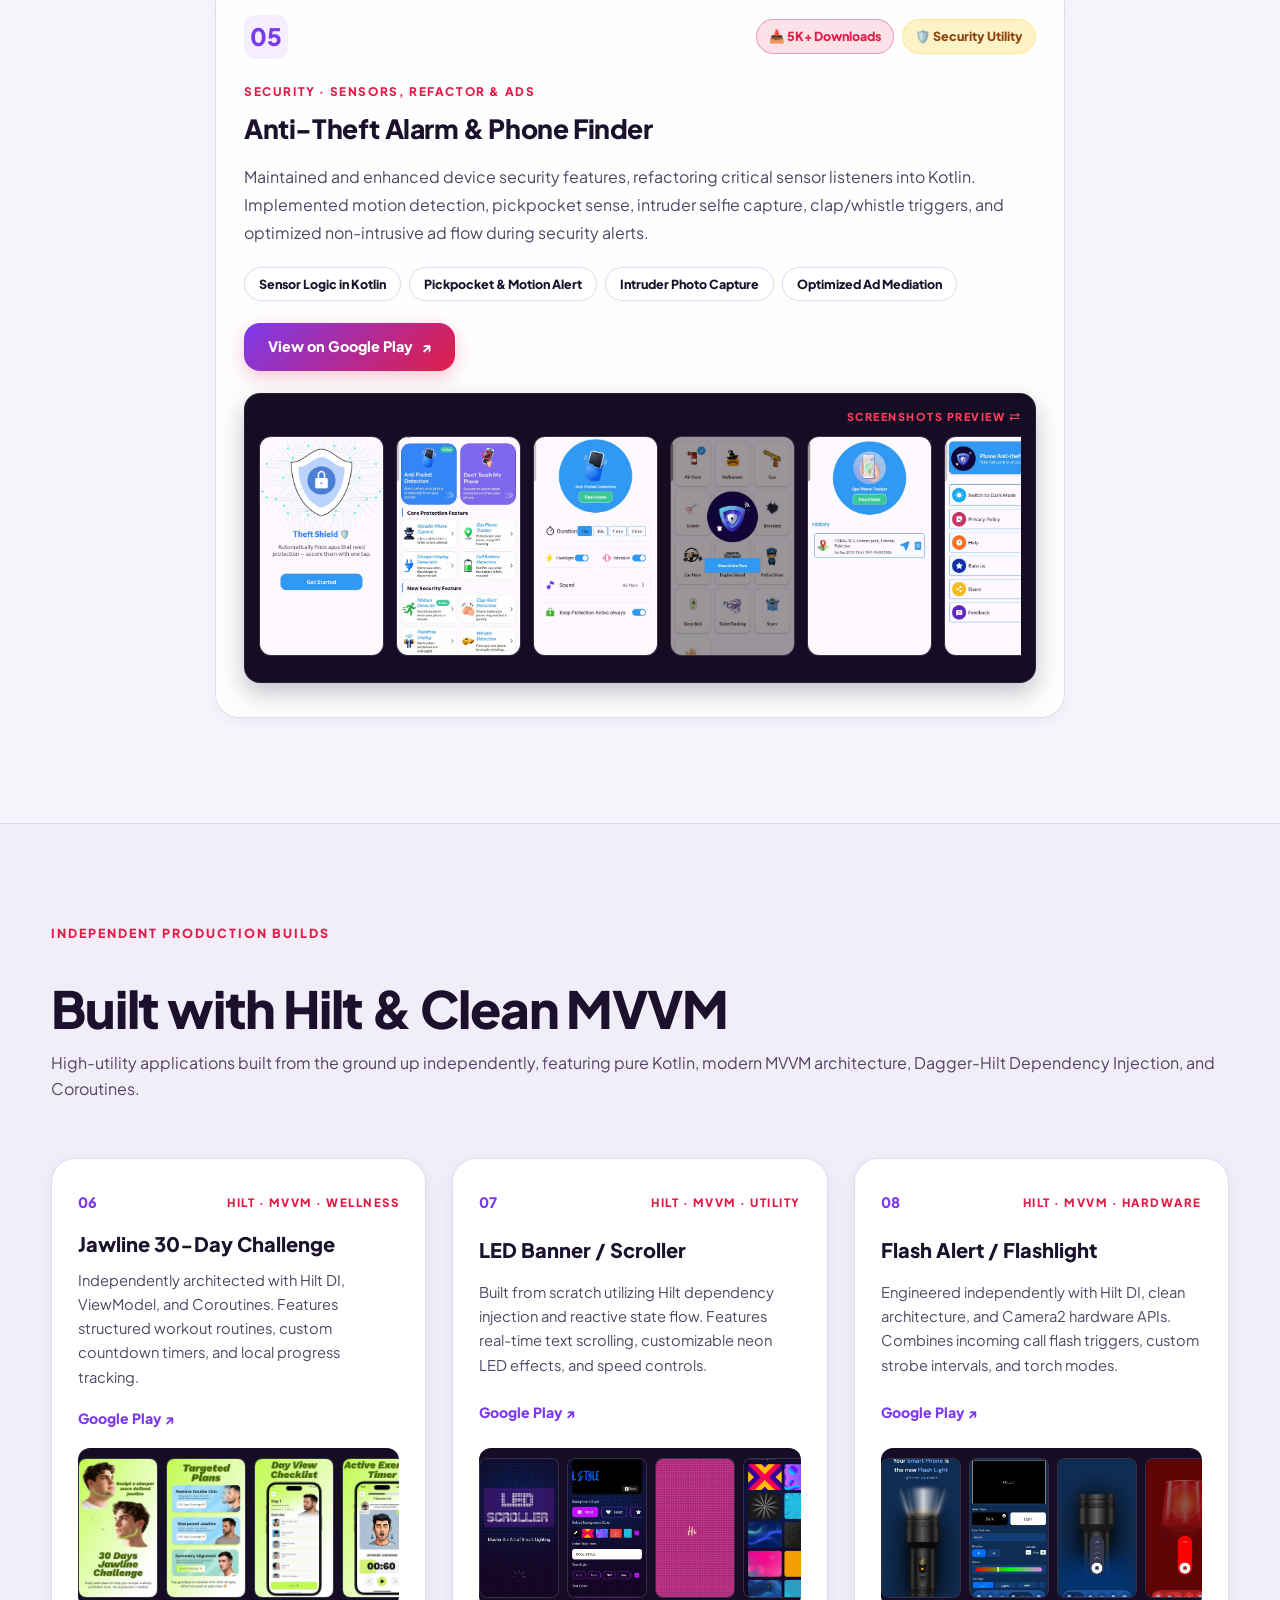
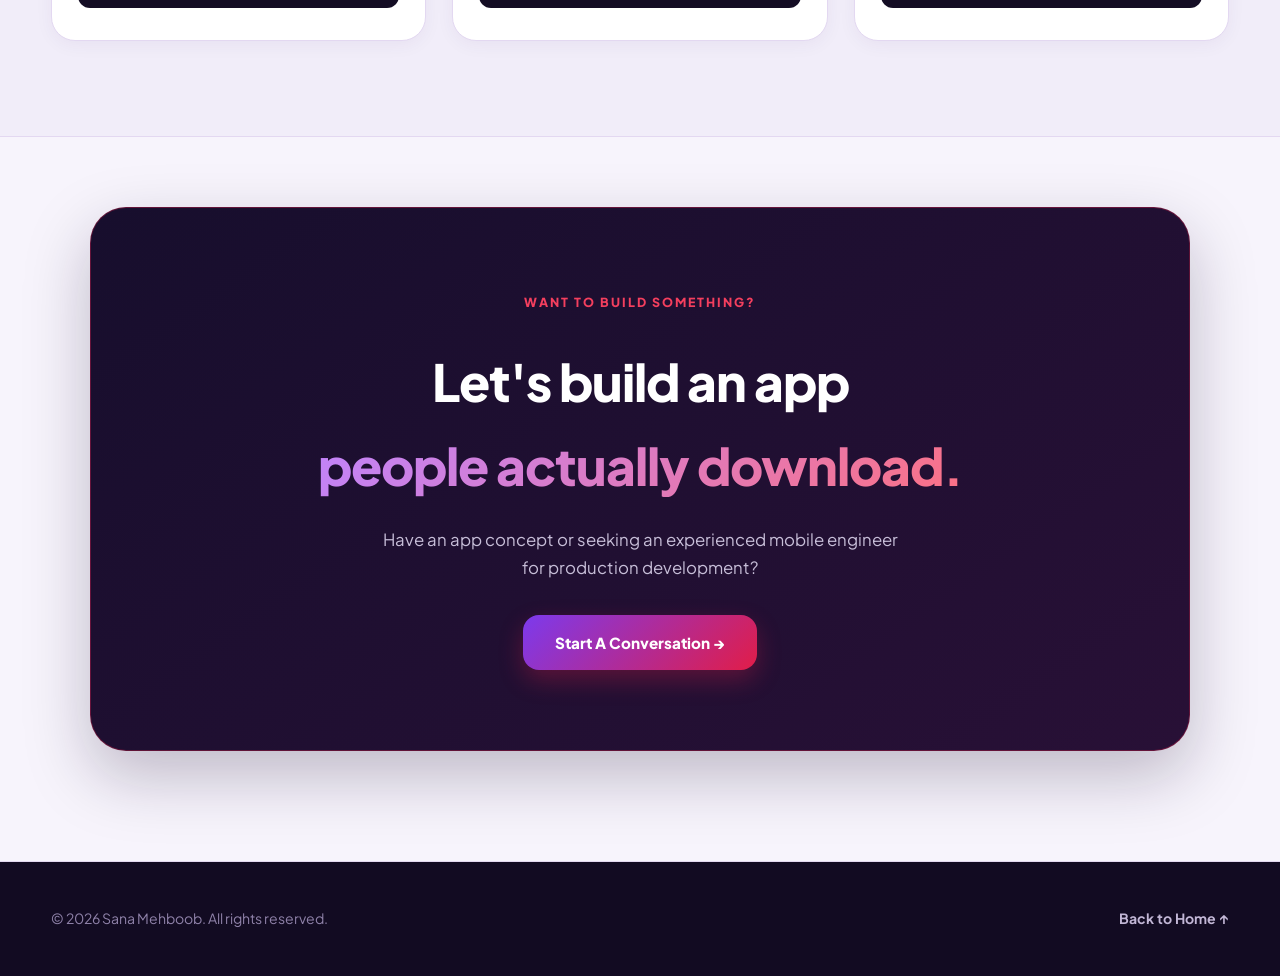
<file: apps.html>
<!DOCTYPE html>
<html lang="en">
<head>
    <meta charset="UTF-8">
    <meta name="viewport" content="width=device-width, initial-scale=1.0">

    <title>Production Apps | Sana Mehboob</title>

    <meta name="description"
          content="Explore production mobile applications maintained, refactored from Java to Kotlin, and independently built by Sana Mehboob with 6 Million+ downloads.">

    <meta name="color-scheme" content="light">

    <link rel="stylesheet" href="apps.css">
</head>

<body>

    <!-- ================= NAVBAR ================= -->

    <header class="navbar">
        <div class="nav-container">

            <a href="index.html" class="logo">
                Sana<span>.</span>
            </a>

            <button class="menu-toggle" aria-label="Toggle navigation">
                ☰
            </button>

            <nav>
                <ul class="nav-menu">
                    <li><a href="index.html">Home</a></li>
                    <li><a href="about.html">About</a></li>
                    <li><a href="projects.html">Projects</a></li>
                    <li><a href="apps.html" class="active">Apps</a></li>
                    <li><a href="skills.html">Skills</a></li>
                    <li><a href="experience.html">Experience</a></li>
                    <li><a href="teaching.html">Teaching</a></li>
                    <li><a href="contact.html">Contact</a></li>
                </ul>
            </nav>

        </div>
    </header>


    <!-- ================= MAIN ================= -->

    <main>

        <!-- ================= HERO WITH 6M+ MEGA STAT ================= -->

        <section class="apps-hero">

            <div class="apps-hero-container">

                <div class="apps-hero-content">

                    <span class="eyebrow">
                        PROVEN PRODUCTION RECORD
                    </span>

                     <h1>
                        High-Impact Apps<br>
                        <span>Scaled To Millions.</span>
                    </h1>

                     <p>
                        Commercial Android applications I have maintained, refactored from legacy Java into clean Kotlin architecture, upgraded with core features, and optimized for Google Play policy compliance.
                    </p>

                </div>


                <!-- PROMINENT 6 MILLION+ TRUST CARD -->
                <div class="apps-mega-stat">

                    <div class="mega-glow"></div>

                    <div class="mega-stat-badge">
                        <span>●</span> GOOGLE PLAY VERIFIED
                    </div>

                    <div class="mega-stat-number">
                        6M<em>+</em>
                    </div>

                   <div class="mega-stat-title">
                        Combined Downloads Reached
                    </div>

                     <p class="mega-stat-sub">
                        Across flagship commercial apps, including individual titles with up to <strong>5 Million+ downloads</strong> on Google Play.
                    </p>
                    
                    <div class="mega-stat-chips">
                        <span>⚡ Java to Kotlin Migration</span>
                        <span>🛡️ Ads & Policy Maintenance</span>
                        <span>🌍 6M+ Global Reach</span>
                    </div>

                </div>

            </div>

        </section>


        <!-- ================= INTRO ================= -->

        <section class="apps-intro">

            <div class="apps-intro-container">

                <span class="section-label">
                    SCALE & RE-ENGINEERING
                </span>

                <h2>
                    Real production engineering,
                    <span>backed by real numbers.</span>
                </h2>

                <p>
                    Handling live apps with millions of users requires crash-free codebases, seamless background migrations from Java to Kotlin, fresh modern UI revamps, and maximized ad mediation efficiency. Explore my production contributions and independent architectures below.
                </p>

            </div>

        </section>


        <!-- ================= FEATURED APPS (COMPANY APPS: MAINTAINED & REFACTORED) ================= -->

        <section class="featured-apps">

            <div class="apps-container">

                <div class="section-heading">
                    <span class="section-label">COMMERCIAL PRODUCTION WORK</span>
                    <h2>Maintained & Refactored Apps</h2>
                </div>


                <div class="featured-grid">


                    <!-- 01: ENGLISH STORIES -->
                    <article class="featured-app">

                        <div class="app-card-header">
                            <div class="app-number">01</div>
                            
                            <div class="play-metrics">
                                <span class="metric-chip downloads-chip">📥 1M+ Downloads</span>
                                <span class="metric-chip rating-chip">⭐ 4.7 (8.9K Reviews)</span>
                            </div>
                        </div>

                        <div class="app-content">

                            <span class="app-category">
                                EDUCATION · CODE REFACTOR & ADS
                            </span>

                            <h3>English Stories</h3>

                            <p>
                                Re-engineered the legacy Java codebase into modern Kotlin architecture. Revamped the user interface, integrated real-time Text-to-Speech audio engines with AI story generation features, and optimized Google AdMob mediation for higher ad yield and zero crashes.
                            </p>

                            <div class="app-features">
                                <span>Java to Kotlin Migration</span>
                                <span>UI Redesign</span>
                                <span>TTS & AI Stories</span>
                                <span>AdMob Optimization</span>
                            </div>

                            <a href="https://play.google.com/store/apps/details?id=com.kidssoftwares.englishstories&hl=en"
                               target="_blank"
                               rel="noopener noreferrer"
                               class="app-link">
                                View on Google Play <span>↗</span>
                            </a>

                        </div>

                        <!-- 6 SCREENSHOTS GALLERY STRIP -->
                        <div class="app-gallery-container">
                            <span class="gallery-hint">Screenshots Preview ⮂</span>
                            <div class="gallery-track">
                                <img src="images/stories-1.jpeg" alt="Screen 1" class="gallery-shot" onerror="this.src='https://placehold.co/240x480/1a122c/a78bfa?text=Stories+1';">
                                <img src="images/stories-2.jpeg" alt="Screen 2" class="gallery-shot" onerror="this.src='https://placehold.co/240x480/1a122c/a78bfa?text=Stories+2';">
                                <img src="images/stories-3.jpeg" alt="Screen 3" class="gallery-shot" onerror="this.src='https://placehold.co/240x480/1a122c/a78bfa?text=Stories+3';">
                                <img src="images/stories-4.jpeg" alt="Screen 4" class="gallery-shot" onerror="this.src='https://placehold.co/240x480/1a122c/a78bfa?text=Stories+4';">
                                <img src="images/stories-5.jpeg" alt="Screen 5" class="gallery-shot" onerror="this.src='https://placehold.co/240x480/1a122c/a78bfa?text=Stories+5';">
                                <img src="images/stories-6.jpeg" alt="Screen 6" class="gallery-shot" onerror="this.src='https://placehold.co/240x480/1a122c/a78bfa?text=Stories+6';">
                            </div>
                        </div>

                    </article>


                    <!-- 02: KIDS LEARNING (5 MILLION+ DOWNLOADS HIGHLIGHT) -->
                    <article class="featured-app flagship-5m">

                        <div class="app-card-header">
                            <div class="app-number">02</div>

                            <!-- 5 MILLION DOWNLOADS CHIP -->
                            <div class="play-metrics">
                                <span class="metric-chip downloads-chip mega-highlight-chip">🔥 5M+ Downloads</span>
                                <span class="metric-chip rating-chip">⭐ 4.6 (5.7K Reviews)</span>
                            </div>
                        </div>

                        <div class="app-content">

                            <span class="app-category">
                                EARLY EDUCATION · 5M+ SCALE MAINTENANCE
                            </span>

                            <h3>Kids Learning</h3>

                            <p>
                                Maintained and scaled this <strong>5 Million+ user</strong> flagship platform. Rewrote major legacy modules into Kotlin, introduced gamified interactive learning screens, eliminated memory leaks on low-end devices, and maintained strict Google Play Families Policy compliance with child-directed ad setups.
                            </p>

                            <div class="app-features">
                                <span>Codebase Modernization</span>
                                <span>Gamified UI Overhaul</span>
                                <span>Kids Policy Compliance</span>
                                <span>AdMob Mediation</span>
                            </div>

                            <a href="https://play.google.com/store/apps/details?id=com.kidssoftwares.learnenglish&hl=en"
                               target="_blank"
                               rel="noopener noreferrer"
                               class="app-link">
                                View on Google Play <span>↗</span>
                            </a>

                        </div>

                        <!-- 6 SCREENSHOTS GALLERY STRIP -->
                        <div class="app-gallery-container">
                            <span class="gallery-hint">Screenshots Preview ⮂</span>
                            <div class="gallery-track">
                                <img src="images/kids-1.jpeg" alt="Kids 1" class="gallery-shot" onerror="this.src='https://placehold.co/240x480/1a122c/f43f5e?text=Kids+1';">
                                <img src="images/kids-2.jpeg" alt="Kids 2" class="gallery-shot" onerror="this.src='https://placehold.co/240x480/1a122c/f43f5e?text=Kids+2';">
                                <img src="images/kids-3.jpeg" alt="Kids 3" class="gallery-shot" onerror="this.src='https://placehold.co/240x480/1a122c/f43f5e?text=Kids+3';">
                                <img src="images/kids-4.jpeg" alt="Kids 4" class="gallery-shot" onerror="this.src='https://placehold.co/240x480/1a122c/f43f5e?text=Kids+4';">
                                <img src="images/kids-5.jpeg" alt="Kids 5" class="gallery-shot" onerror="this.src='https://placehold.co/240x480/1a122c/f43f5e?text=Kids+5';">
                                <img src="images/kids-6.jpeg" alt="Kids 6" class="gallery-shot" onerror="this.src='https://placehold.co/240x480/1a122c/f43f5e?text=Kids+6';">
                            </div>
                        </div>

                    </article>


                    <!-- 03: ENGLISH FOR KIDS USA -->
                    <article class="featured-app">

                        <div class="app-card-header">
                            <div class="app-number">03</div>

                            <div class="play-metrics">
                                <span class="metric-chip downloads-chip">📥 1M+ Downloads</span>
                                <span class="metric-chip rating-chip">⭐ 4.5 Rating</span>
                            </div>
                        </div>

                        <div class="app-content">

                            <span class="app-category">
                                PRESCHOOL · FEATURE ADDITION & MAINTENANCE
                            </span>

                            <h3>English for Kids USA</h3>

                            <p>
                                Managed application updates and ongoing production support. Converted core screen interactions to modern Kotlin code, developed interactive letter tracing mechanics, redesigned UI elements for higher retention, and handled ad placements.
                            </p>

                            <div class="app-features">
                                <span>Tracing Logic Implementation</span>
                                <span>Kotlin Refactor</span>
                                <span>UI Polish</span>
                                <span>Ad Integration</span>
                            </div>

                            <a href="https://play.google.com/store/apps/details?id=com.kidslanguageclub.englishforkidsusa&hl=en"
                               target="_blank"
                               rel="noopener noreferrer"
                               class="app-link">
                                View on Google Play <span>↗</span>
                            </a>

                        </div>

                        <!-- 6 SCREENSHOTS GALLERY STRIP -->
                        <div class="app-gallery-container">
                            <span class="gallery-hint">Screenshots Preview ⮂</span>
                            <div class="gallery-track">
                                <img src="images/tracing-1.jpeg" alt="Tracing 1" class="gallery-shot" onerror="this.src='https://placehold.co/240x480/1a122c/a78bfa?text=Tracing+1';">
                                <img src="images/tracing-2.jpeg" alt="Tracing 2" class="gallery-shot" onerror="this.src='https://placehold.co/240x480/1a122c/a78bfa?text=Tracing+2';">
                                <img src="images/tracing-3.jpeg" alt="Tracing 3" class="gallery-shot" onerror="this.src='https://placehold.co/240x480/1a122c/a78bfa?text=Tracing+3';">
                                <img src="images/tracing-4.jpeg" alt="Tracing 4" class="gallery-shot" onerror="this.src='https://placehold.co/240x480/1a122c/a78bfa?text=Tracing+4';">
                                <img src="images/tracing-5.jpeg" alt="Tracing 5" class="gallery-shot" onerror="this.src='https://placehold.co/240x480/1a122c/a78bfa?text=Tracing+5';">
                                <img src="images/tracing-6.jpeg" alt="Tracing 6" class="gallery-shot" onerror="this.src='https://placehold.co/240x480/1a122c/a78bfa?text=Tracing+6';">
                            </div>
                        </div>

                    </article>


                    <!-- 04: URDU ENGLISH TRANSLATOR -->
                    <article class="featured-app">

                        <div class="app-card-header">
                            <div class="app-number">04</div>

                            <div class="play-metrics">
                                <span class="metric-chip downloads-chip highlight-chip">📥 500K+ Downloads</span>
                                <span class="metric-chip rating-chip">⭐ 4.4 Rating</span>
                            </div>
                        </div>

                        <div class="app-content">

                            <span class="app-category">
                                UTILITY · ARCHITECTURE OVERHAUL & OCR
                            </span>

                            <h3>Urdu English Translator</h3>

                            <p>
                                Undertook complete maintenance and architectural migration from legacy code to structured Kotlin. Upgraded the camera OCR translation pipeline, added voice recognition features, redesigned dictionary layouts, and integrated optimized ad units.
                            </p>

                            <div class="app-features">
                                <span>Legacy Code Migration</span>
                                <span>OCR Pipeline Upgrade</span>
                                <span>Voice Module Integration</span>
                                <span>Ad Monetization</span>
                            </div>

                            <a href="https://play.google.com/store/apps/details?id=com.itsolutions.urduenglishtranslator&hl=en"
                               target="_blank"
                               rel="noopener noreferrer"
                               class="app-link">
                                View on Google Play <span>↗</span>
                            </a>

                        </div>

                        <!-- 6 SCREENSHOTS GALLERY STRIP -->
                        <div class="app-gallery-container">
                            <span class="gallery-hint">Screenshots Preview ⮂</span>
                            <div class="gallery-track">
                                <img src="images/translator-1.jpeg" alt="Translator 1" class="gallery-shot" onerror="this.src='https://placehold.co/240x480/1a122c/f43f5e?text=Translator+1';">
                                <img src="images/translator-2.jpeg" alt="Translator 2" class="gallery-shot" onerror="this.src='https://placehold.co/240x480/1a122c/f43f5e?text=Translator+2';">
                                <img src="images/translator-3.jpeg" alt="Translator 3" class="gallery-shot" onerror="this.src='https://placehold.co/240x480/1a122c/f43f5e?text=Translator+3';">
                                <img src="images/translator-4.jpeg" alt="Translator 4" class="gallery-shot" onerror="this.src='https://placehold.co/240x480/1a122c/f43f5e?text=Translator+4';">
                                <img src="images/translator-5.jpeg" alt="Translator 5" class="gallery-shot" onerror="this.src='https://placehold.co/240x480/1a122c/f43f5e?text=Translator+5';">
                                <img src="images/translator-6.jpeg" alt="Translator 6" class="gallery-shot" onerror="this.src='https://placehold.co/240x480/1a122c/f43f5e?text=Translator+6';">
                            </div>
                        </div>

                    </article>


                    <!-- 05: ANTI-THEFT ALARM SECURITY -->
                    <article class="featured-app antitheft-card">

                        <div class="app-card-header">
                            <div class="app-number">05</div>

                            <div class="play-metrics">
                                <span class="metric-chip downloads-chip highlight-chip">📥 5K+ Downloads</span>
                                <span class="metric-chip rating-chip">🛡️ Security Utility</span>
                            </div>
                        </div>

                        <div class="app-content">

                            <span class="app-category">
                                SECURITY · SENSORS, REFACTOR & ADS
                            </span>

                            <h3>Anti-Theft Alarm & Phone Finder</h3>

                            <p>
                                Maintained and enhanced device security features, refactoring critical sensor listeners into Kotlin. Implemented motion detection, pickpocket sense, intruder selfie capture, clap/whistle triggers, and optimized non-intrusive ad flow during security alerts.
                            </p>

                            <div class="app-features">
                                <span>Sensor Logic in Kotlin</span>
                                <span>Pickpocket & Motion Alert</span>
                                <span>Intruder Photo Capture</span>
                                <span>Optimized Ad Mediation</span>
                            </div>

                            <a href="https://play.google.com/store/apps/details?id=com.securitywizard.antitheftapp"
                               target="_blank"
                               rel="noopener noreferrer"
                               class="app-link">
                                View on Google Play <span>↗</span>
                            </a>

                        </div>

                        <!-- 6 SCREENSHOTS GALLERY STRIP -->
                        <div class="app-gallery-container">
                            <span class="gallery-hint">Screenshots Preview ⮂</span>
                            <div class="gallery-track">
                                <img src="images/antitheft-1.jpeg" alt="Anti Theft Screen 1" class="gallery-shot" onerror="this.src='https://placehold.co/240x480/1a122c/e11d48?text=AntiTheft+1';">
                                <img src="images/antitheft-2.jpeg" alt="Anti Theft Screen 2" class="gallery-shot" onerror="this.src='https://placehold.co/240x480/1a122c/e11d48?text=AntiTheft+2';">
                                <img src="images/antitheft-3.jpeg" alt="Anti Theft Screen 3" class="gallery-shot" onerror="this.src='https://placehold.co/240x480/1a122c/e11d48?text=AntiTheft+3';">
                                <img src="images/antitheft-4.jpeg" alt="Anti Theft Screen 4" class="gallery-shot" onerror="this.src='https://placehold.co/240x480/1a122c/e11d48?text=AntiTheft+4';">
                                <img src="images/antitheft-5.jpeg" alt="Anti Theft Screen 5" class="gallery-shot" onerror="this.src='https://placehold.co/240x480/1a122c/e11d48?text=AntiTheft+5';">
                                <img src="images/antitheft-6.jpeg" alt="Anti Theft Screen 6" class="gallery-shot" onerror="this.src='https://placehold.co/240x480/1a122c/e11d48?text=AntiTheft+6';">
                            </div>
                        </div>

                    </article>



                </div>

            </div>

        </section>


        <!-- ================= MORE PRODUCTION APPS (INDEPENDENTLY BUILT WITH HILT & MVVM) ================= -->

        <section class="more-apps">

            <div class="apps-container">

                <div class="section-heading">
                    <span class="section-label">INDEPENDENT PRODUCTION BUILDS</span>
                    <h2>Built with Hilt & Clean MVVM</h2>
                    <p>
                        High-utility applications built from the ground up independently, featuring pure Kotlin, 
                        modern MVVM architecture, Dagger-Hilt Dependency Injection, and Coroutines.
                    </p>
                </div>


                <div class="more-apps-grid">

                    <!-- 06: JAWLINE (INDEPENDENT BUILD - HILT + MVVM) -->
                    <article class="small-app-card">
                        <div class="small-card-top">
                            <span class="small-number">06</span>
                            <span class="small-category">HILT · MVVM · WELLNESS</span>
                        </div>

                        <h3>Jawline 30-Day Challenge</h3>
                        <p>Independently architected with Hilt DI, ViewModel, and Coroutines. Features structured workout routines, custom countdown timers, and local progress tracking.</p>

                        <a href="https://play.google.com/store/apps/details?id=app.jawline.exercises.slim.face.yoga"
                           target="_blank"
                           rel="noopener noreferrer">
                            Google Play ↗
                        </a>

                        <!-- 6 SCREENSHOTS GALLERY STRIP -->
                        <div class="small-gallery-track">
                            <img src="images/jawline-1.jpeg" alt="Jawline 1" class="small-shot" onerror="this.src='https://placehold.co/200x400/1a122c/a78bfa?text=Jawline+1';">
                            <img src="images/jawline-2.jpeg" alt="Jawline 2" class="small-shot" onerror="this.src='https://placehold.co/200x400/1a122c/a78bfa?text=Jawline+2';">
                            <img src="images/jawline-3.jpeg" alt="Jawline 3" class="small-shot" onerror="this.src='https://placehold.co/200x400/1a122c/a78bfa?text=Jawline+3';">
                            <img src="images/jawline-4.jpeg" alt="Jawline 4" class="small-shot" onerror="this.src='https://placehold.co/200x400/1a122c/a78bfa?text=Jawline+4';">
                            <img src="images/jawline-5.jpeg" alt="Jawline 5" class="small-shot" onerror="this.src='https://placehold.co/200x400/1a122c/a78bfa?text=Jawline+5';">
                            <img src="images/jawline-6.jpeg" alt="Jawline 6" class="small-shot" onerror="this.src='https://placehold.co/200x400/1a122c/a78bfa?text=Jawline+6';">
                        </div>
                    </article>


                    <!-- 07: LED BANNER (INDEPENDENT BUILD - HILT + MVVM) -->
                    <article class="small-app-card">
                        <div class="small-card-top">
                            <span class="small-number">07</span>
                            <span class="small-category">HILT · MVVM · UTILITY</span>
                        </div>

                        <h3>LED Banner / Scroller</h3>
                        <p>Built from scratch utilizing Hilt dependency injection and reactive state flow. Features real-time text scrolling, customizable neon LED effects, and speed controls.</p>

                        <a href="https://play.google.com/store/apps/details?id=com.app.ledscroller.ledbanner"
                           target="_blank"
                           rel="noopener noreferrer">
                            Google Play ↗
                        </a>

                        <!-- 6 SCREENSHOTS GALLERY STRIP -->
                        <div class="small-gallery-track">
                            <img src="images/led-1.jpeg" alt="LED 1" class="small-shot" onerror="this.src='https://placehold.co/200x400/1a122c/a78bfa?text=LED+1';">
                            <img src="images/led-2.jpeg" alt="LED 2" class="small-shot" onerror="this.src='https://placehold.co/200x400/1a122c/a78bfa?text=LED+2';">
                            <img src="images/led-3.jpeg" alt="LED 3" class="small-shot" onerror="this.src='https://placehold.co/200x400/1a122c/a78bfa?text=LED+3';">
                            <img src="images/led-4.jpeg" alt="LED 4" class="small-shot" onerror="this.src='https://placehold.co/200x400/1a122c/a78bfa?text=LED+4';">
                            <img src="images/led-5.jpeg" alt="LED 5" class="small-shot" onerror="this.src='https://placehold.co/200x400/1a122c/a78bfa?text=LED+5';">
                            <img src="images/led-6.jpeg" alt="LED 6" class="small-shot" onerror="this.src='https://placehold.co/200x400/1a122c/a78bfa?text=LED+6';">
                        </div>
                    </article>


                    <!-- 08: FLASH ALERT (INDEPENDENT BUILD - HILT + MVVM) -->
                    <article class="small-app-card">
                        <div class="small-card-top">
                            <span class="small-number">08</span>
                            <span class="small-category">HILT · MVVM · HARDWARE</span>
                        </div>

                        <h3>Flash Alert / Flashlight</h3>
                        <p>Engineered independently with Hilt DI, clean architecture, and Camera2 hardware APIs. Combines incoming call flash triggers, custom strobe intervals, and torch modes.</p>

                        <a href="https://play.google.com/store/apps/details?id=com.light.callflash.flashlight.torch.flashalert"
                           target="_blank"
                           rel="noopener noreferrer">
                            Google Play ↗
                        </a>

                        <!-- 6 SCREENSHOTS GALLERY STRIP -->
                        <div class="small-gallery-track">
                            <img src="images/flash-1.jpeg" alt="Flash 1" class="small-shot" onerror="this.src='https://placehold.co/200x400/1a122c/a78bfa?text=Flash+1';">
                            <img src="images/flash-2.jpeg" alt="Flash 2" class="small-shot" onerror="this.src='https://placehold.co/200x400/1a122c/a78bfa?text=Flash+2';">
                            <img src="images/flash-3.jpeg" alt="Flash 3" class="small-shot" onerror="this.src='https://placehold.co/200x400/1a122c/a78bfa?text=Flash+3';">
                            <img src="images/flash-4.jpeg" alt="Flash 4" class="small-shot" onerror="this.src='https://placehold.co/200x400/1a122c/a78bfa?text=Flash+4';">
                            <img src="images/flash-5.jpeg" alt="Flash 5" class="small-shot" onerror="this.src='https://placehold.co/200x400/1a122c/a78bfa?text=Flash+5';">
                            <img src="images/flash-6.jpeg" alt="Flash 6" class="small-shot" onerror="this.src='https://placehold.co/200x400/1a122c/a78bfa?text=Flash+6';">
                        </div>
                    </article>

                </div>

            </div>

        </section>


        <!-- ================= CTA ================= -->

        <section class="apps-cta">
            <div class="cta-container">
                <span class="section-label">WANT TO BUILD SOMETHING?</span>
                <h2>Let's build an app<br><span>people actually download.</span></h2>
                <p>Have an app concept or seeking an experienced mobile engineer for production development?</p>
                <a href="contact.html" class="cta-button">
                    Start A Conversation →
                </a>
            </div>
        </section>

    </main>


    <!-- ================= FOOTER ================= -->

    <footer class="footer">
        <div class="footer-container">
            <p>© 2026 Sana Mehboob. All rights reserved.</p>
            <a href="index.html">Back to Home ↑</a>
        </div>
    </footer>

    <script src="script.js"></script>

</body>
</html>
</file>
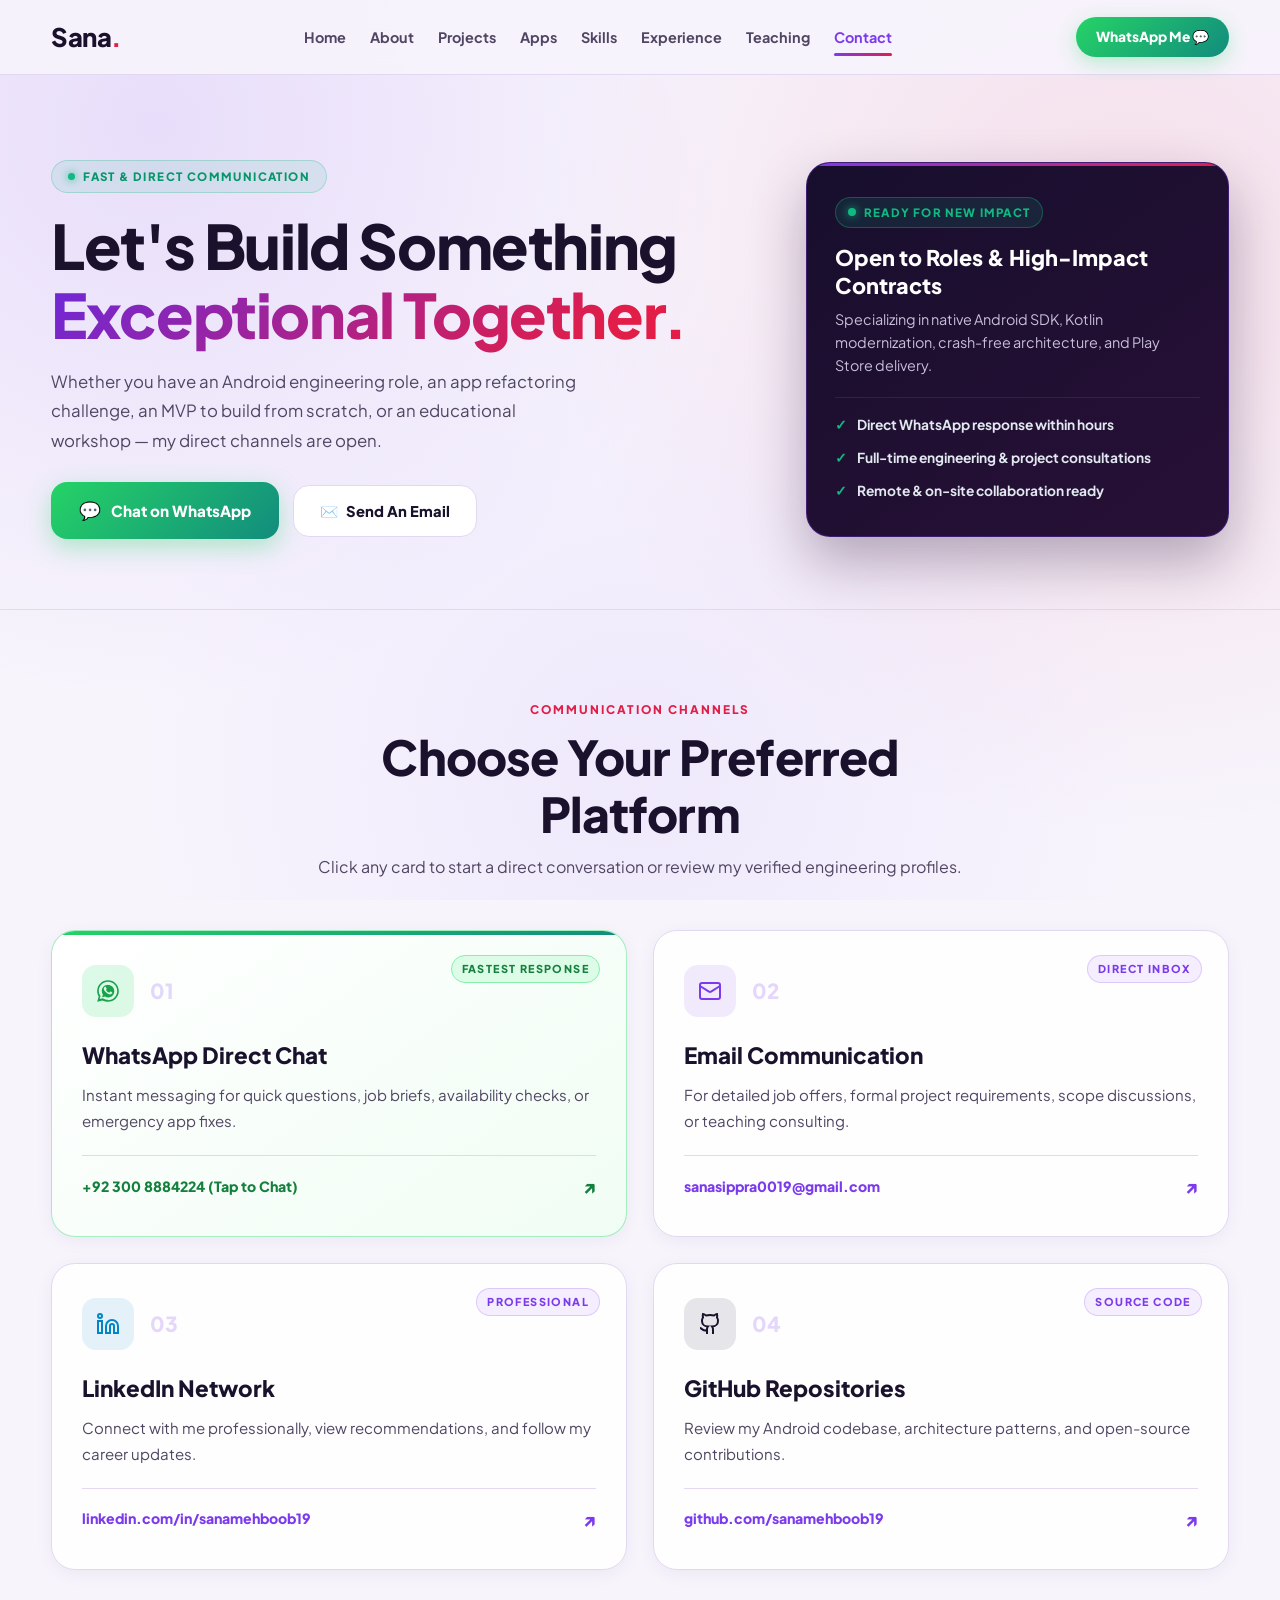
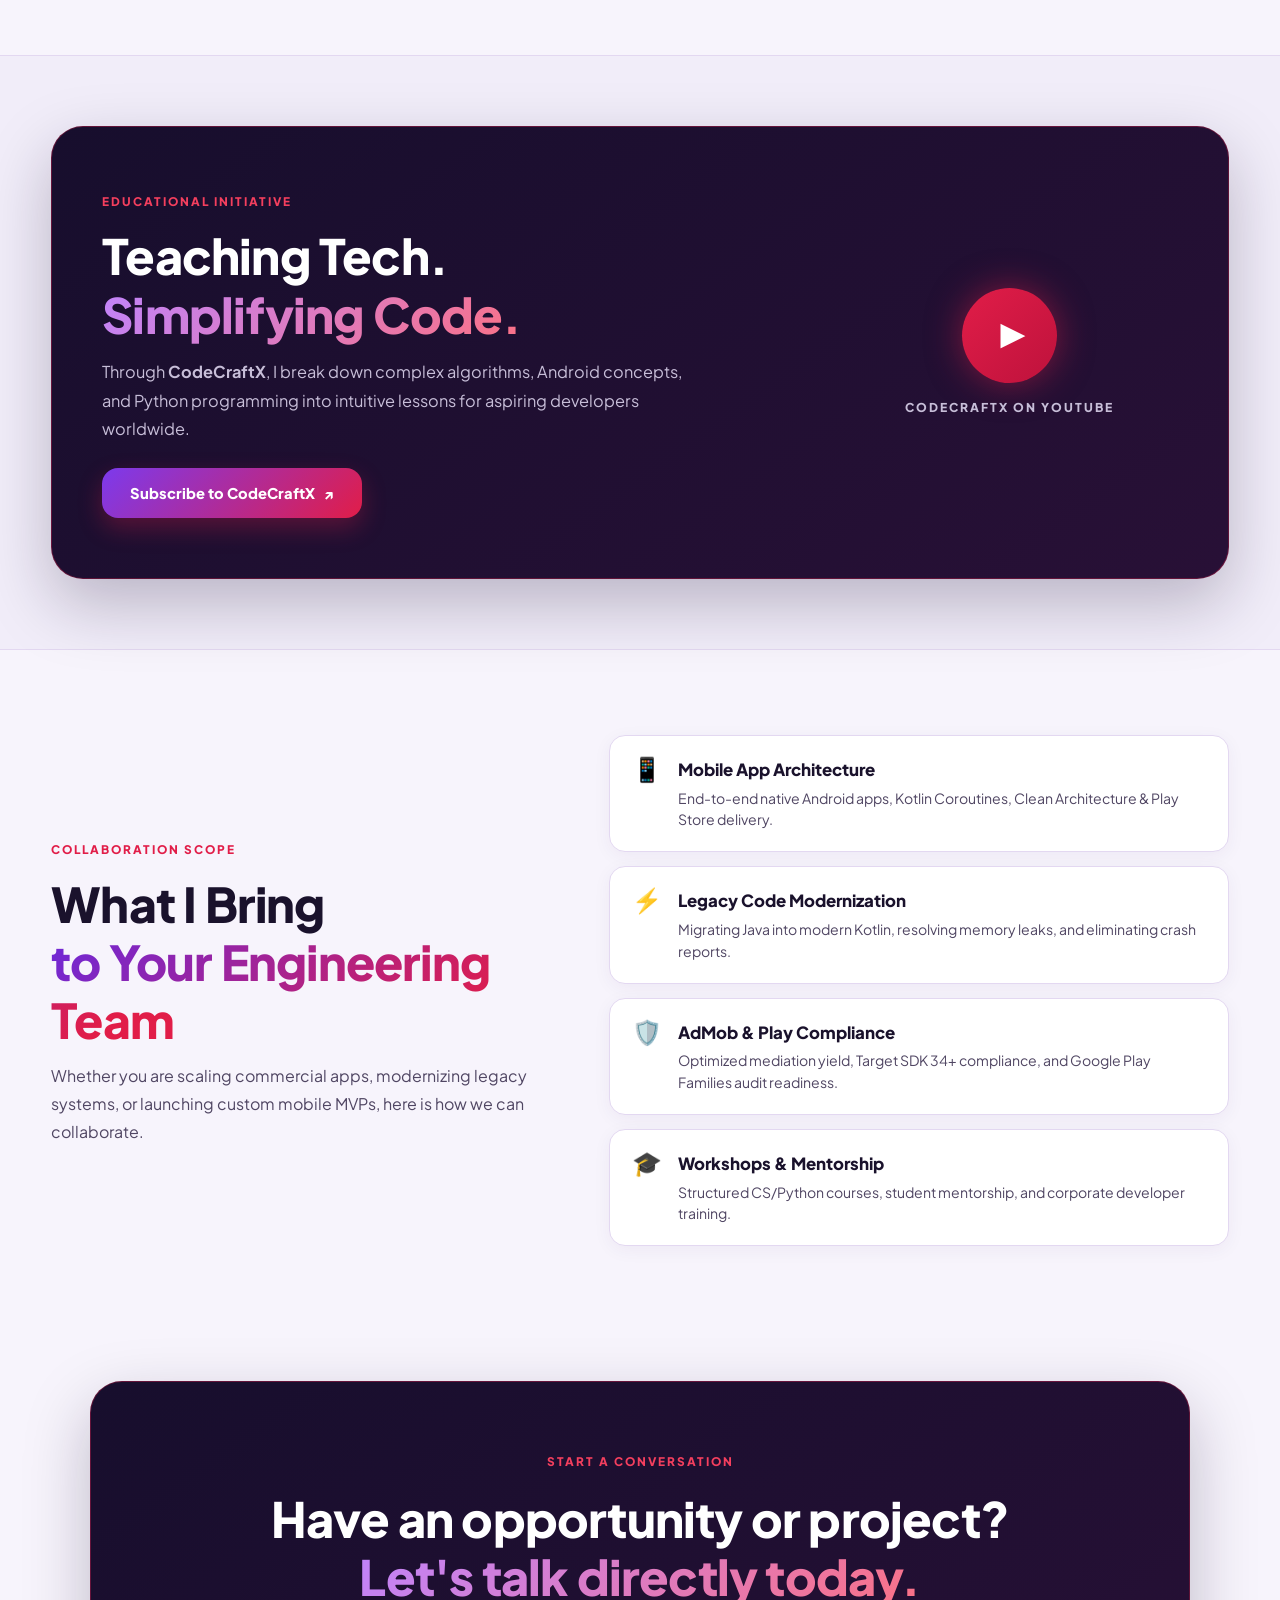
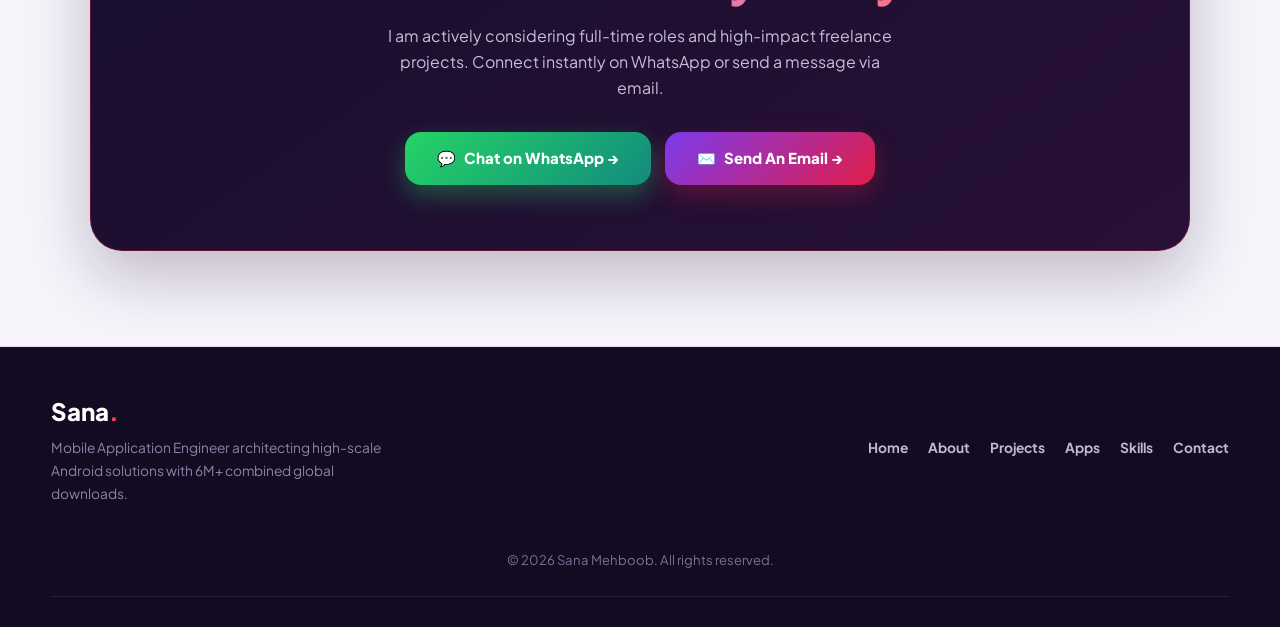
<file: contact.html>
<!DOCTYPE html>
<html lang="en">

<head>
    <meta charset="UTF-8">
    <meta name="viewport" content="width=device-width, initial-scale=1.0">

    <title>Contact & WhatsApp | Sana Mehboob</title>

    <meta name="description"
        content="Get in touch with Sana Mehboob for mobile app engineering, Kotlin/Android projects, collaborations, or instant WhatsApp chat.">

    <meta name="color-scheme" content="light">  
    <link rel="stylesheet" href="contact.css">
</head>

<body>

    <!-- ================= NAVBAR ================= -->
    <header class="navbar">
        <div class="nav-container">

            <a href="index.html" class="logo">
                Sana<span>.</span>
            </a>

            <button class="menu-toggle" aria-label="Toggle navigation">
                ☰
            </button>

            <nav>
                <ul class="nav-menu">
                    <li><a href="index.html">Home</a></li>
                    <li><a href="about.html">About</a></li>
                    <li><a href="projects.html">Projects</a></li>
                    <li><a href="apps.html">Apps</a></li>
                    <li><a href="skills.html">Skills</a></li>
                    <li><a href="experience.html">Experience</a></li>
                    <li><a href="teaching.html">Teaching</a></li>
                    <li><a href="contact.html" class="active">Contact</a></li>
                </ul>
            </nav>

            <a href="https://wa.me/923008884224?text=Hi%20Sana,%20I%20saw%20your%20portfolio%20and%20would%20like%20to%20connect!" 
               target="_blank" 
               rel="noopener noreferrer" 
               class="nav-cta">
                WhatsApp Me 💬
            </a>

        </div>
    </header>


    <main>

        <!-- ================= HERO ================= -->
        <section class="contact-hero">
            <div class="contact-hero-container">

                <div class="contact-hero-content">
                    <div class="contact-eyebrow-badge">
                        <span class="live-dot-green"></span>
                        FAST & DIRECT COMMUNICATION
                    </div>

                    <h1>
                        Let's Build Something<br>
                        <span>Exceptional Together.</span>
                    </h1>
                    <p>
                        Whether you have an Android engineering role, an app refactoring challenge, an MVP to build from scratch, or an educational workshop — my direct channels are open.
                    </p>

                    <div class="hero-direct-actions">
                        <a href="https://wa.me/923008884224?text=Hi%20Sana,%20I%20saw%20your%20portfolio%20and%20would%20like%20to%20discuss%20a%20project!" 
                           target="_blank" 
                           rel="noopener noreferrer" 
                           class="btn-whatsapp-hero">
                            <span class="wa-ico">💬</span> Chat on WhatsApp
                        </a>

                        <a href="mailto:sanasippra0019@gmail.com" class="btn-email-hero">
                            <span>✉️</span> Send An Email
                        </a>
                    </div>
                </div>

                <!-- LIVE RECRUITER STATUS BADGE -->
                <div class="contact-status-card">
                    <div class="status-indicator">
                        <span class="pulse-dot"></span>
                        <span class="status-label">READY FOR NEW IMPACT</span>
                    </div>

                    <div class="status-body">
                        <h3>Open to Roles & High-Impact Contracts</h3>
                        <p>Specializing in native Android SDK, Kotlin modernization, crash-free architecture, and Play Store delivery.</p>
                    </div>

                    <div class="status-features">
                        <div class="sf-row">
                            <span class="sf-check">✓</span>
                            <span>Direct WhatsApp response within hours</span>
                        </div>
                        <div class="sf-row">
                            <span class="sf-check">✓</span>
                            <span>Full-time engineering & project consultations</span>
                        </div>
                        <div class="sf-row">
                            <span class="sf-check">✓</span>
                            <span>Remote & on-site collaboration ready</span>
                        </div>
                    </div>
                </div>

            </div>
        </section>


        <!-- ================= CONTACT CHANNELS (5 DEDICATED PLATFORMS) ================= -->
        <section class="contact-section">
            <div class="contact-container">

                <div class="section-header">
                    <span class="section-label">COMMUNICATION CHANNELS</span>
                    <h2>Choose Your Preferred Platform</h2>
                    <p>Click any card to start a direct conversation or review my verified engineering profiles.</p>
                </div>

                <div class="contact-grid">

                    <!-- 01: WHATSAPP DIRECT (FEATURED HIGHLIGHT) -->
                    <a href="https://wa.me/923008884224?text=Hi%20Sana,%20I%20saw%20your%20portfolio%20and%20would%20like%20to%20discuss%20an%20opportunity!" 
                       target="_blank" 
                       rel="noopener noreferrer" 
                       class="contact-card whatsapp-featured-card">
                        <div class="card-badge badge-whatsapp">FASTEST RESPONSE</div>
                        <div class="contact-card-top">
                            <div class="contact-icon wa-icon-bg">
                                <svg width="26" height="26" viewBox="0 0 24 24" fill="currentColor">
                                    <path d="M12.031 6.172c-3.181 0-5.767 2.586-5.768 5.766-.001 1.298.38 2.27 1.019 3.287l-.711 2.598 2.664-.699c.974.531 1.83.813 2.796.813h.005c3.18 0 5.767-2.586 5.768-5.766 0-1.541-.6-2.99-1.69-4.08s-2.539-1.69-4.083-1.69zm3.36 8.196c-.14.393-.816.74-1.12.784-.28.041-.645.064-1.047-.065-.246-.079-.564-.183-1.018-.379-1.928-.834-3.184-2.775-3.28-2.905-.097-.129-.778-1.034-.778-1.972 0-.938.491-1.399.666-1.593.175-.194.382-.243.51-.243.127 0 .255.002.366.007.118.005.275-.045.431.33.161.389.55 1.341.599 1.439.048.097.08.211.016.34-.064.129-.096.21-.191.323-.096.113-.201.252-.288.339-.096.097-.197.202-.085.395.113.194.502.827 1.077 1.341.741.66 1.365.864 1.56.961.194.097.307.081.42-.049.113-.129.484-.564.613-.758.129-.194.258-.161.435-.097.177.065 1.12.528 1.313.625.194.097.323.145.371.226.048.081.048.47-.092.863z"/>
                                    <path d="M12 2C6.477 2 2 6.477 2 12c0 1.89.525 3.66 1.438 5.168L2 22l4.98-1.306A9.957 9.957 0 0 0 12 22c5.523 0 10-4.477 10-10S17.523 2 12 2zm0 18.167c-1.605 0-3.117-.468-4.403-1.275l-.316-.197-2.964.778.791-2.889-.214-.341C3.998 15.011 3.5 13.551 3.5 12c0-4.687 3.813-8.5 8.5-8.5s8.5 3.813 8.5 8.5-3.813 8.5-8.5 8.5z"/>
                                </svg>
                            </div>
                            <span class="channel-no">01</span>
                        </div>
                        <h3>WhatsApp Direct Chat</h3>
                        <p>Instant messaging for quick questions, job briefs, availability checks, or emergency app fixes.</p>
                        <div class="contact-action wa-action">
                            <span>+92 300 8884224 (Tap to Chat)</span>
                            <span class="action-arrow">↗</span>
                        </div>
                    </a>

                    <!-- 02: EMAIL -->
                    <a href="mailto:sanasippra0019@gmail.com" class="contact-card">
                        <div class="card-badge">DIRECT INBOX</div>
                        <div class="contact-card-top">
                            <div class="contact-icon email-icon">
                                <svg width="24" height="24" viewBox="0 0 24 24" fill="none" stroke="currentColor" stroke-width="2"><rect width="20" height="16" x="2" y="4" rx="2"/><path d="m22 7-8.97 5.7a1.94 1.94 0 0 1-2.06 0L2 7"/></svg>
                            </div>
                            <span class="channel-no">02</span>
                        </div>
                        <h3>Email Communication</h3>
                        <p>For detailed job offers, formal project requirements, scope discussions, or teaching consulting.</p>
                        <div class="contact-action">
                            <span>sanasippra0019@gmail.com</span>
                            <span class="action-arrow">↗</span>
                        </div>
                    </a>

                    <!-- 03: LINKEDIN -->
                    <a href="https://www.linkedin.com/in/sanamehboob19/" target="_blank" rel="noopener noreferrer" class="contact-card">
                        <div class="card-badge">PROFESSIONAL</div>
                        <div class="contact-card-top">
                            <div class="contact-icon linkedin-icon">
                                <svg width="24" height="24" viewBox="0 0 24 24" fill="none" stroke="currentColor" stroke-width="2"><path d="M16 8a6 6 0 0 1 6 6v7h-4v-7a2 2 0 0 0-2-2 2 2 0 0 0-2 2v7h-4v-7a6 6 0 0 1 6-6z"/><rect width="4" height="12" x="2" y="9"/><circle cx="4" cy="4" r="2"/></svg>
                            </div>
                            <span class="channel-no">03</span>
                        </div>
                        <h3>LinkedIn Network</h3>
                        <p>Connect with me professionally, view recommendations, and follow my career updates.</p>
                        <div class="contact-action">
                            <span>linkedin.com/in/sanamehboob19</span>
                            <span class="action-arrow">↗</span>
                        </div>
                    </a>

                    <!-- 04: GITHUB -->
                    <a href="https://github.com/sanamehboob19" target="_blank" rel="noopener noreferrer" class="contact-card">
                        <div class="card-badge">SOURCE CODE</div>
                        <div class="contact-card-top">
                            <div class="contact-icon github-icon">
                                <svg width="24" height="24" viewBox="0 0 24 24" fill="none" stroke="currentColor" stroke-width="2"><path d="M15 22v-4a4.8 4.8 0 0 0-1-3.5c3 0 6-2 6-5.5.08-1.25-.27-2.48-1-3.5.28-1.15.28-2.35 0-3.5 0 0-1 0-3 1.5-2.64-.5-5.36-.5-8 0C6 2 5 2 5 2c-.3 1.15-.3 2.35 0 3.5A5.403 5.403 0 0 0 4 9c0 3.5 3 5.5 6 5.5-.39.49-.68 1.05-.85 1.65-.17.6-.22 1.23-.15 1.85v4"/><path d="M9 18c-4.51 2-5-2-7-2"/></svg>
                            </div>
                            <span class="channel-no">04</span>
                        </div>
                        <h3>GitHub Repositories</h3>
                        <p>Review my Android codebase, architecture patterns, and open-source contributions.</p>
                        <div class="contact-action">
                            <span>github.com/sanamehboob19</span>
                            <span class="action-arrow">↗</span>
                        </div>
                    </a>

                </div>

            </div>
        </section>


        <!-- ================= YOUTUBE HIGHLIGHT BANNER ================= -->
        <section class="youtube-feature">
            <div class="youtube-feature-container">

                <div class="youtube-feature-content">
                    <span class="section-label">EDUCATIONAL INITIATIVE</span>
                    <h2>
                        Teaching Tech.<br>
                        <span>Simplifying Code.</span>
                    </h2>
                    <p>
                        Through <strong>CodeCraftX</strong>, I break down complex algorithms, Android concepts, and Python programming into intuitive lessons for aspiring developers worldwide.
                    </p>
                    <a href="https://www.youtube.com/@sanamehboob19" target="_blank" rel="noopener noreferrer" class="youtube-button">
                        Subscribe to CodeCraftX <span>↗</span>
                    </a>
                </div>

                <div class="youtube-visual">
                    <div class="youtube-circle">
                        <span class="play-symbol">▶</span>
                    </div>
                    <span class="youtube-small-text">CODECRAFTX ON YOUTUBE</span>
                </div>

            </div>
        </section>


        <!-- ================= AVAILABILITY ================= -->
        <section class="availability-section">
            <div class="availability-container">

                <div class="availability-content">
                    <span class="section-label">COLLABORATION SCOPE</span>
                    <h2>
                        What I Bring<br>
                        <span>to Your Engineering Team</span>
                    </h2>
                    <p>
                        Whether you are scaling commercial apps, modernizing legacy systems, or launching custom mobile MVPs, here is how we can collaborate.
                    </p>
                </div>

                <div class="availability-list">
                    <div class="availability-item">
                        <div class="item-icon">📱</div>
                        <div class="item-text">
                            <h4>Mobile App Architecture</h4>
                            <p>End-to-end native Android apps, Kotlin Coroutines, Clean Architecture & Play Store delivery.</p>
                        </div>
                    </div>

                    <div class="availability-item">
                        <div class="item-icon">⚡</div>
                        <div class="item-text">
                            <h4>Legacy Code Modernization</h4>
                            <p>Migrating Java into modern Kotlin, resolving memory leaks, and eliminating crash reports.</p>
                        </div>
                    </div>

                    <div class="availability-item">
                        <div class="item-icon">🛡️</div>
                        <div class="item-text">
                            <h4>AdMob & Play Compliance</h4>
                            <p>Optimized mediation yield, Target SDK 34+ compliance, and Google Play Families audit readiness.</p>
                        </div>
                    </div>

                    <div class="availability-item">
                        <div class="item-icon">🎓</div>
                        <div class="item-text">
                            <h4>Workshops & Mentorship</h4>
                            <p>Structured CS/Python courses, student mentorship, and corporate developer training.</p>
                        </div>
                    </div>
                </div>

            </div>
        </section>


        <!-- ================= FINAL HIGH-IMPACT CTA ================= -->
        <section class="contact-final">
            <div class="contact-final-container">
                <span class="section-label">START A CONVERSATION</span>
                <h2>
                    Have an opportunity or project?<br>
                    <span>Let's talk directly today.</span>
                </h2>
                <p>
                    I am actively considering full-time roles and high-impact freelance projects. Connect instantly on WhatsApp or send a message via email.
                </p>
                <div class="final-cta-buttons">
                    <a href="https://wa.me/923008884224?text=Hi%20Sana,%20I%20saw%20your%20portfolio%20and%20would%20like%20to%20connect!" 
                       target="_blank" 
                       rel="noopener noreferrer" 
                       class="final-button btn-wa-final">
                        <span>💬</span> Chat on WhatsApp →
                    </a>
                    <a href="mailto:sanasippra0019@gmail.com" class="final-button btn-mail-final">
                        <span>✉️</span> Send An Email →
                    </a>
                </div>
            </div>
        </section>

    </main>


    <!-- ================= FOOTER ================= -->
    <footer class="footer">
        <div class="footer-container">

            <div class="footer-brand">
                <a href="index.html">Sana<span>.</span></a>
                <p>Mobile Application Engineer architecting high-scale Android solutions with 6M+ combined global downloads.</p>
            </div>

            <div class="footer-links">
                <a href="index.html">Home</a>
                <a href="about.html">About</a>
                <a href="projects.html">Projects</a>
                <a href="apps.html">Apps</a>
                <a href="skills.html">Skills</a>
                <a href="contact.html">Contact</a>
            </div>

            <div class="footer-copy">
                <p>© 2026 Sana Mehboob. All rights reserved.</p>
            </div>

        </div>
    </footer>

    <script src="script.js"></script>

</body>
</html>
</file>
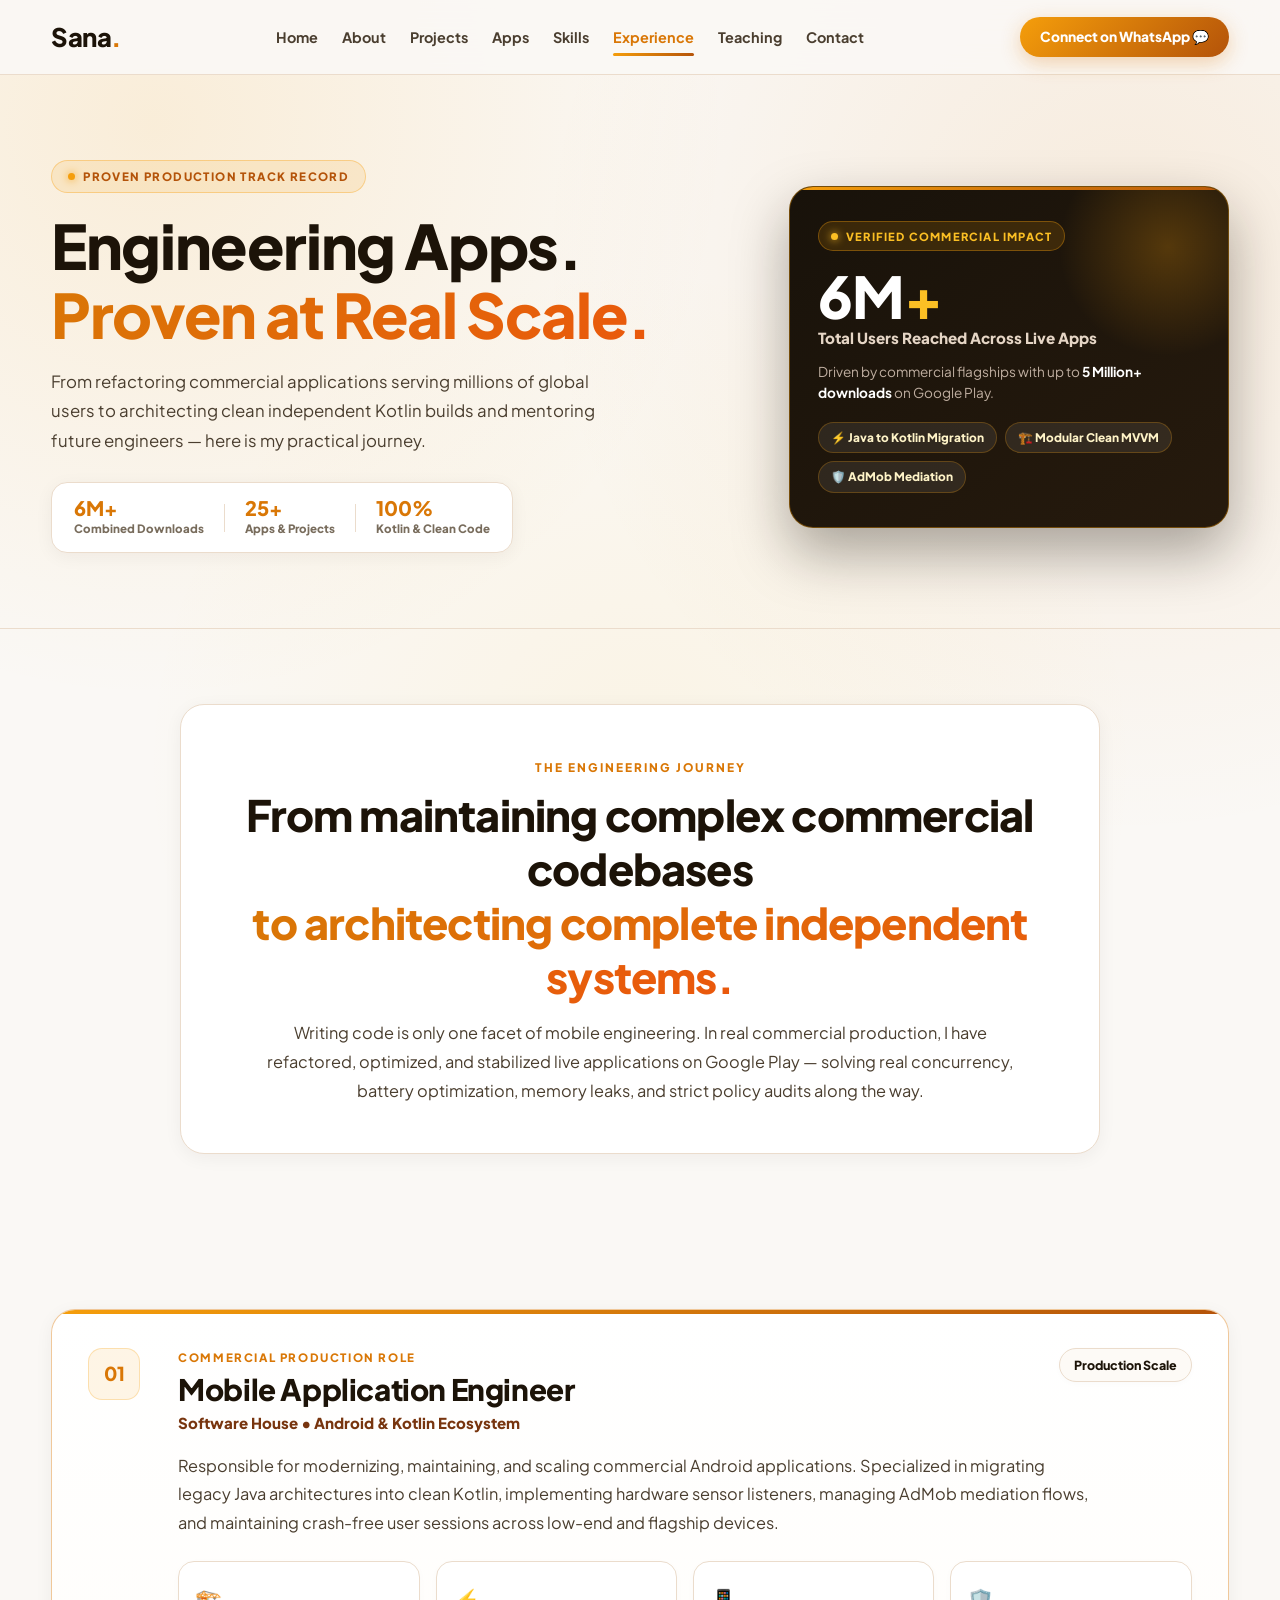
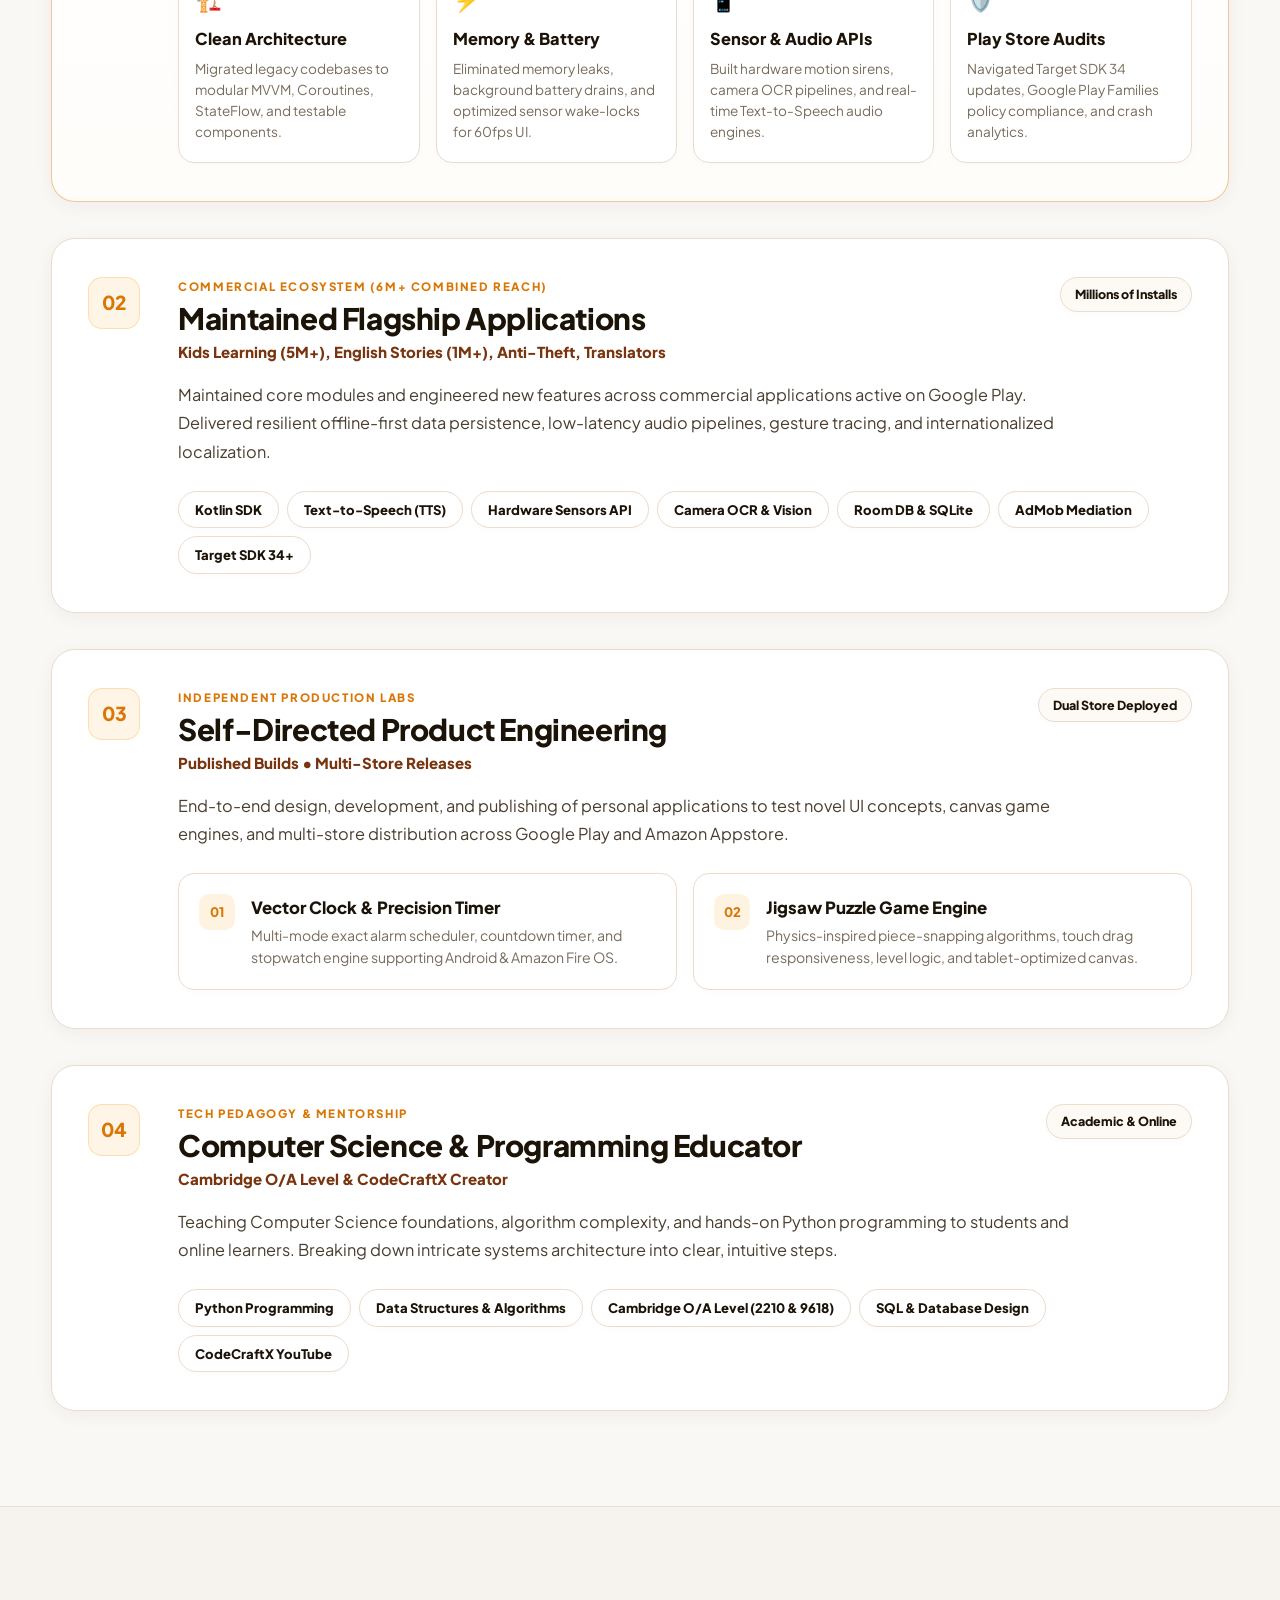
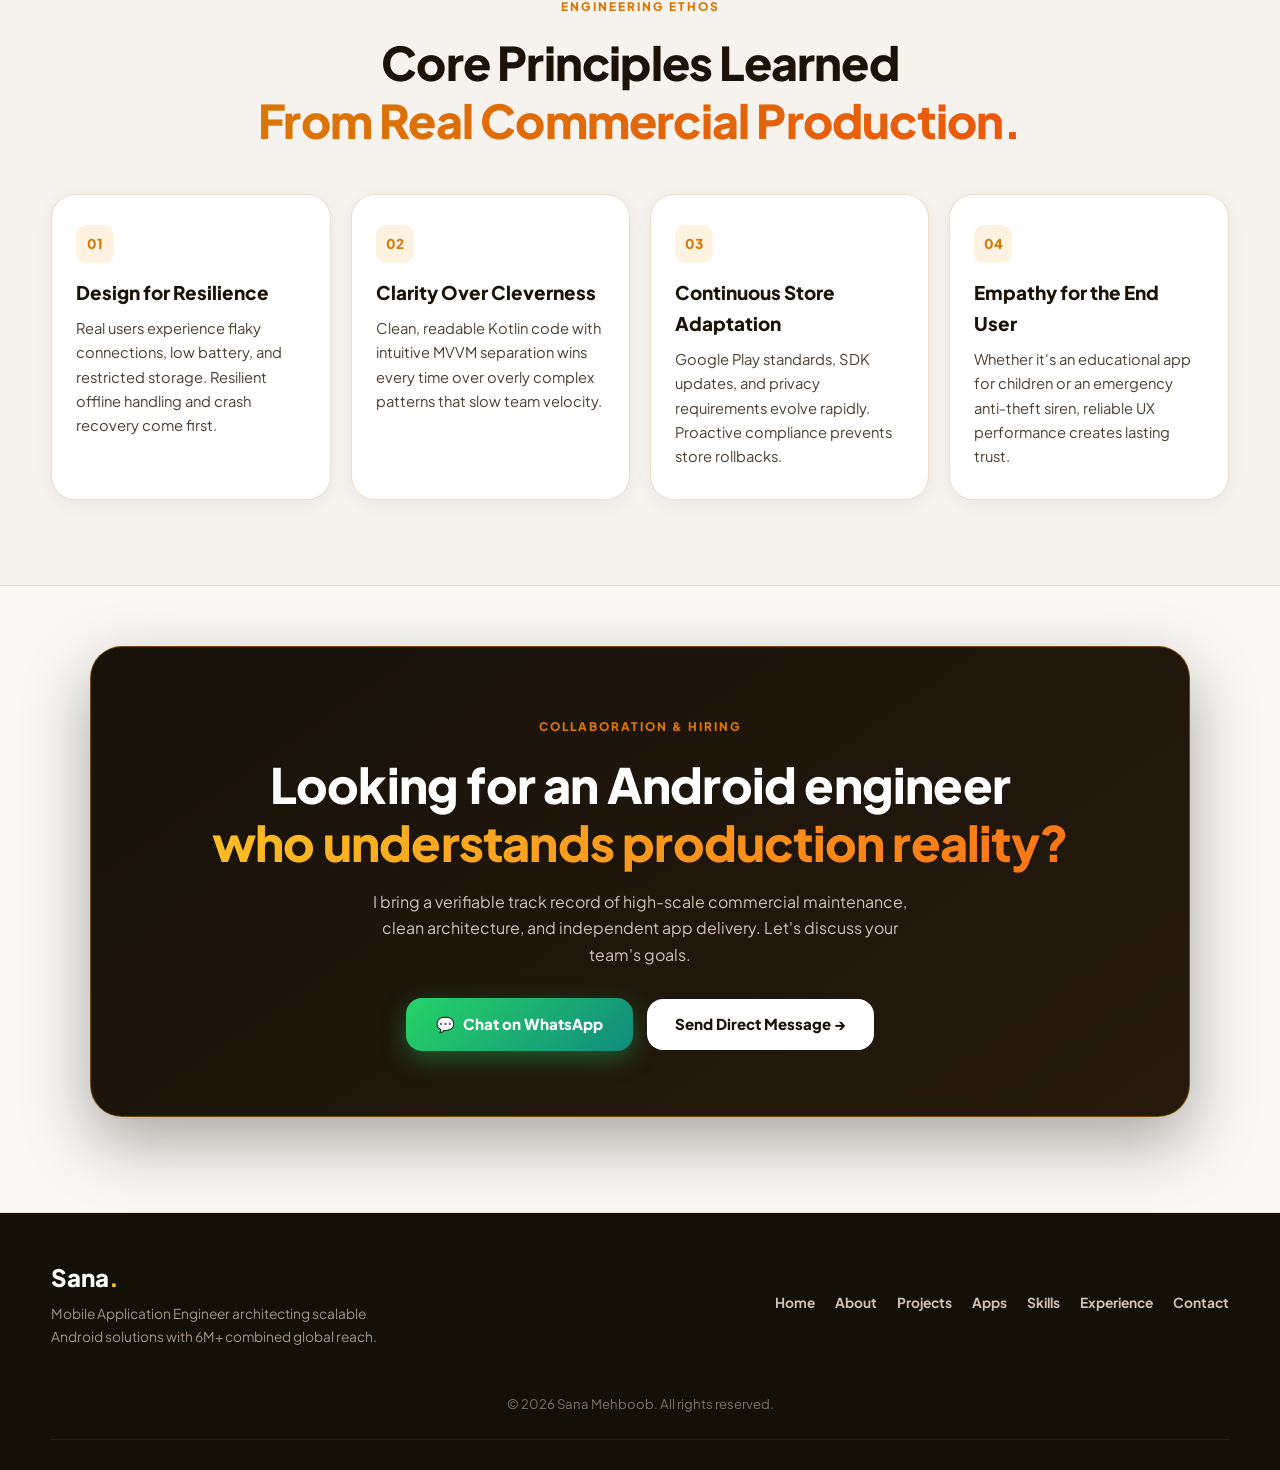
<file: experience.html>
<!DOCTYPE html>
<html lang="en">
<head>
    <meta charset="UTF-8">
    <meta name="viewport" content="width=device-width, initial-scale=1.0">

    <title>Experience & Track Record | Sana Mehboob</title>

    <meta name="description"
          content="Explore Sana Mehboob's engineering track record in mobile app development, Android architecture, production scaling, and Computer Science education.">

    <meta name="color-scheme" content="light">  
    <link rel="stylesheet" href="experience.css">
</head>

<body>

    <!-- ================= NAVBAR ================= -->
    <header class="navbar">
        <div class="nav-container">

            <a href="index.html" class="logo">
                Sana<span>.</span>
            </a>

            <button class="menu-toggle" aria-label="Toggle navigation">
                ☰
            </button>

            <nav>
                <ul class="nav-menu">
                    <li><a href="index.html">Home</a></li>
                    <li><a href="about.html">About</a></li>
                    <li><a href="projects.html">Projects</a></li>
                    <li><a href="apps.html">Apps</a></li>
                    <li><a href="skills.html">Skills</a></li>
                    <li><a href="experience.html" class="active">Experience</a></li>
                    <li><a href="teaching.html">Teaching</a></li>
                    <li><a href="contact.html">Contact</a></li>
                </ul>
            </nav>

            <a href="https://wa.me/923008884224?text=Hi%20Sana,%20I%20reviewed%20your%20experience%20and%20would%20like%20to%20discuss%20an%20opportunity!" 
               target="_blank" 
               rel="noopener noreferrer" 
               class="nav-cta">
                Connect on WhatsApp 💬
            </a>

        </div>
    </header>


    <main>

        <!-- ================= HERO ================= -->
        <section class="experience-hero">
            <div class="experience-hero-container">

                <div class="experience-hero-content">
                    <div class="hero-amber-badge">
                        <span class="pulse-gold-dot"></span>
                        PROVEN PRODUCTION TRACK RECORD
                    </div>

                    <h1>
                        Engineering Apps.<br>
                        <span>Proven at Real Scale.</span>
                    </h1>
                    <p>
                        From refactoring commercial applications serving millions of global users to architecting clean independent Kotlin builds and mentoring future engineers — here is my practical journey.
                    </p>

                    <div class="hero-metric-strip">
                        <div class="metric-block">
                            <strong>6M+</strong>
                            <span>Combined Downloads</span>
                        </div>
                        <div class="metric-divider"></div>
                        <div class="metric-block">
                            <strong>25+</strong>
                            <span>Apps & Projects</span>
                        </div>
                        <div class="metric-divider"></div>
                        <div class="metric-block">
                            <strong>100%</strong>
                            <span>Kotlin & Clean Code</span>
                        </div>
                    </div>
                </div>

                <!-- IMPACT HIGHLIGHT CARD (GOLD OBSIDIAN HUD) -->
                <div class="experience-hero-mark">
                    <div class="hud-amber-glow"></div>
                    <div class="mark-header">
                        <span class="gold-indicator-dot"></span>
                        <span class="mark-badge">VERIFIED COMMERCIAL IMPACT</span>
                    </div>

                    <div class="mark-stat">
                        <strong>6M<em>+</em></strong>
                        <span>Total Users Reached Across Live Apps</span>
                    </div>

                    <div class="mark-subtext">
                        Driven by commercial flagships with up to <strong>5 Million+ downloads</strong> on Google Play.
                    </div>

                    <div class="mark-chips">
                        <span>⚡ Java to Kotlin Migration</span>
                        <span>🏗️ Modular Clean MVVM</span>
                        <span>🛡️ AdMob Mediation</span>
                    </div>
                </div>

            </div>
        </section>


        <!-- ================= INTRO ================= -->
        <section class="experience-intro">
            <div class="container">
                <div class="intro-glass-panel">
                    <span class="section-label-gold">THE ENGINEERING JOURNEY</span>
                    <h2>
                        From maintaining complex commercial codebases<br>
                        <span>to architecting complete independent systems.</span>
                    </h2>
                    <p>
                        Writing code is only one facet of mobile engineering. In real commercial production, I have refactored, optimized, and stabilized live applications on Google Play — solving real concurrency, battery optimization, memory leaks, and strict policy audits along the way.
                    </p>
                </div>
            </div>
        </section>


        <!-- ================= EXPERIENCE TIMELINE ================= -->
        <section class="experience-section">
            <div class="experience-container">


                <!-- 01: SOFTWARE HOUSE (FEATURED) -->
                <article class="experience-item featured-experience">
                    <div class="experience-number">01</div>

                    <div class="experience-content">
                        <div class="experience-top">
                            <div class="role-group">
                                <span class="experience-type">COMMERCIAL PRODUCTION ROLE</span>
                                <h3>Mobile Application Engineer</h3>
                                <p class="experience-company">Software House • Android & Kotlin Ecosystem</p>
                            </div>
                            <span class="experience-period">Production Scale</span>
                        </div>

                        <p class="experience-description">
                            Responsible for modernizing, maintaining, and scaling commercial Android applications. Specialized in migrating legacy Java architectures into clean Kotlin, implementing hardware sensor listeners, managing AdMob mediation flows, and maintaining crash-free user sessions across low-end and flagship devices.
                        </p>

                        <div class="experience-details">
                            <div class="detail-block">
                                <span class="detail-icon">🏗️</span>
                                <h4>Clean Architecture</h4>
                                <p>Migrated legacy codebases to modular MVVM, Coroutines, StateFlow, and testable components.</p>
                            </div>

                            <div class="detail-block">
                                <span class="detail-icon">⚡</span>
                                <h4>Memory & Battery</h4>
                                <p>Eliminated memory leaks, background battery drains, and optimized sensor wake-locks for 60fps UI.</p>
                            </div>

                            <div class="detail-block">
                                <span class="detail-icon">📱</span>
                                <h4>Sensor & Audio APIs</h4>
                                <p>Built hardware motion sirens, camera OCR pipelines, and real-time Text-to-Speech audio engines.</p>
                            </div>

                            <div class="detail-block">
                                <span class="detail-icon">🛡️</span>
                                <h4>Play Store Audits</h4>
                                <p>Navigated Target SDK 34 updates, Google Play Families policy compliance, and crash analytics.</p>
                            </div>
                        </div>
                    </div>
                </article>


                <!-- 02: HIGH-SCALE APPS -->
                <article class="experience-item">
                    <div class="experience-number">02</div>

                    <div class="experience-content">
                        <div class="experience-top">
                            <div class="role-group">
                                <span class="experience-type">COMMERCIAL ECOSYSTEM (6M+ COMBINED REACH)</span>
                                <h3>Maintained Flagship Applications</h3>
                                <p class="experience-company">Kids Learning (5M+), English Stories (1M+), Anti-Theft, Translators</p>
                            </div>
                            <span class="experience-period">Millions of Installs</span>
                        </div>

                        <p class="experience-description">
                            Maintained core modules and engineered new features across commercial applications active on Google Play. Delivered resilient offline-first data persistence, low-latency audio pipelines, gesture tracing, and internationalized localization.
                        </p>

                        <div class="experience-tags">
                            <span>Kotlin SDK</span>
                            <span>Text-to-Speech (TTS)</span>
                            <span>Hardware Sensors API</span>
                            <span>Camera OCR & Vision</span>
                            <span>Room DB & SQLite</span>
                            <span>AdMob Mediation</span>
                            <span>Target SDK 34+</span>
                        </div>
                    </div>
                </article>


                <!-- 03: INDEPENDENT PRODUCTS -->
                <article class="experience-item">
                    <div class="experience-number">03</div>

                    <div class="experience-content">
                        <div class="experience-top">
                            <div class="role-group">
                                <span class="experience-type">INDEPENDENT PRODUCTION LABS</span>
                                <h3>Self-Directed Product Engineering</h3>
                                <p class="experience-company">Published Builds • Multi-Store Releases</p>
                            </div>
                            <span class="experience-period">Dual Store Deployed</span>
                        </div>

                        <p class="experience-description">
                            End-to-end design, development, and publishing of personal applications to test novel UI concepts, canvas game engines, and multi-store distribution across Google Play and Amazon Appstore.
                        </p>

                        <div class="personal-projects">
                            <div class="mini-project">
                                <span class="mini-number">01</span>
                                <div class="mini-content">
                                    <h4>Vector Clock & Precision Timer</h4>
                                    <p>Multi-mode exact alarm scheduler, countdown timer, and stopwatch engine supporting Android & Amazon Fire OS.</p>
                                </div>
                            </div>

                            <div class="mini-project">
                                <span class="mini-number">02</span>
                                <div class="mini-content">
                                    <h4>Jigsaw Puzzle Game Engine</h4>
                                    <p>Physics-inspired piece-snapping algorithms, touch drag responsiveness, level logic, and tablet-optimized canvas.</p>
                                </div>
                            </div>
                        </div>
                    </div>
                </article>


                <!-- 04: TEACHING & MENTORSHIP -->
                <article class="experience-item teaching-experience">
                    <div class="experience-number">04</div>

                    <div class="experience-content">
                        <div class="experience-top">
                            <div class="role-group">
                                <span class="experience-type">TECH PEDAGOGY & MENTORSHIP</span>
                                <h3>Computer Science & Programming Educator</h3>
                                <p class="experience-company">Cambridge O/A Level & CodeCraftX Creator</p>
                            </div>
                            <span class="experience-period">Academic & Online</span>
                        </div>

                        <p class="experience-description">
                            Teaching Computer Science foundations, algorithm complexity, and hands-on Python programming to students and online learners. Breaking down intricate systems architecture into clear, intuitive steps.
                        </p>

                        <div class="experience-tags">
                            <span>Python Programming</span>
                            <span>Data Structures & Algorithms</span>
                            <span>Cambridge O/A Level (2210 & 9618)</span>
                            <span>SQL & Database Design</span>
                            <span>CodeCraftX YouTube</span>
                        </div>
                    </div>
                </article>

            </div>
        </section>


        <!-- ================= LESSONS FROM PRODUCTION ================= -->
        <section class="experience-lessons">
            <div class="lessons-container">

                <div class="lessons-heading">
                    <span class="section-label-gold">ENGINEERING ETHOS</span>
                    <h2>
                        Core Principles Learned<br>
                        <span>From Real Commercial Production.</span>
                    </h2>
                </div>

                <div class="lessons-grid">
                    <div class="lesson-card">
                        <span class="lesson-number">01</span>
                        <h3>Design for Resilience</h3>
                        <p>Real users experience flaky connections, low battery, and restricted storage. Resilient offline handling and crash recovery come first.</p>
                    </div>

                    <div class="lesson-card">
                        <span class="lesson-number">02</span>
                        <h3>Clarity Over Cleverness</h3>
                        <p>Clean, readable Kotlin code with intuitive MVVM separation wins every time over overly complex patterns that slow team velocity.</p>
                    </div>

                    <div class="lesson-card">
                        <span class="lesson-number">03</span>
                        <h3>Continuous Store Adaptation</h3>
                        <p>Google Play standards, SDK updates, and privacy requirements evolve rapidly. Proactive compliance prevents store rollbacks.</p>
                    </div>

                    <div class="lesson-card">
                        <span class="lesson-number">04</span>
                        <h3>Empathy for the End User</h3>
                        <p>Whether it's an educational app for children or an emergency anti-theft siren, reliable UX performance creates lasting trust.</p>
                    </div>
                </div>

            </div>
        </section>


        <!-- ================= CTA ================= -->
        <section class="experience-cta">
            <div class="cta-container">
                <span class="section-label-gold">COLLABORATION & HIRING</span>
                <h2>
                    Looking for an Android engineer<br>
                    <span>who understands production reality?</span>
                </h2>
                <p>
                    I bring a verifiable track record of high-scale commercial maintenance, clean architecture, and independent app delivery. Let's discuss your team's goals.
                </p>

                <div class="cta-buttons-group">
                    <a href="https://wa.me/923008884224?text=Hi%20Sana,%20I%20would%20like%20to%20discuss%20an%20Android%20engineering%20opportunity!" 
                       target="_blank" 
                       rel="noopener noreferrer" 
                       class="cta-btn-wa">
                        <span>💬</span> Chat on WhatsApp
                    </a>

                    <a href="contact.html" class="cta-btn-mail">
                        Send Direct Message →
                    </a>
                </div>
            </div>
        </section>

    </main>


    <!-- ================= FOOTER ================= -->
    <footer class="footer">
        <div class="footer-container">

            <div class="footer-brand">
                <a href="index.html">Sana<span>.</span></a>
                <p>Mobile Application Engineer architecting scalable Android solutions with 6M+ combined global reach.</p>
            </div>

            <div class="footer-links">
                <a href="index.html">Home</a>
                <a href="about.html">About</a>
                <a href="projects.html">Projects</a>
                <a href="apps.html">Apps</a>
                <a href="skills.html">Skills</a>
                <a href="experience.html">Experience</a>
                <a href="contact.html">Contact</a>
            </div>

            <div class="footer-copy">
                <p>© 2026 Sana Mehboob. All rights reserved.</p>
            </div>

        </div>
    </footer>

    <script src="script.js"></script>

</body>
</html>
</file>
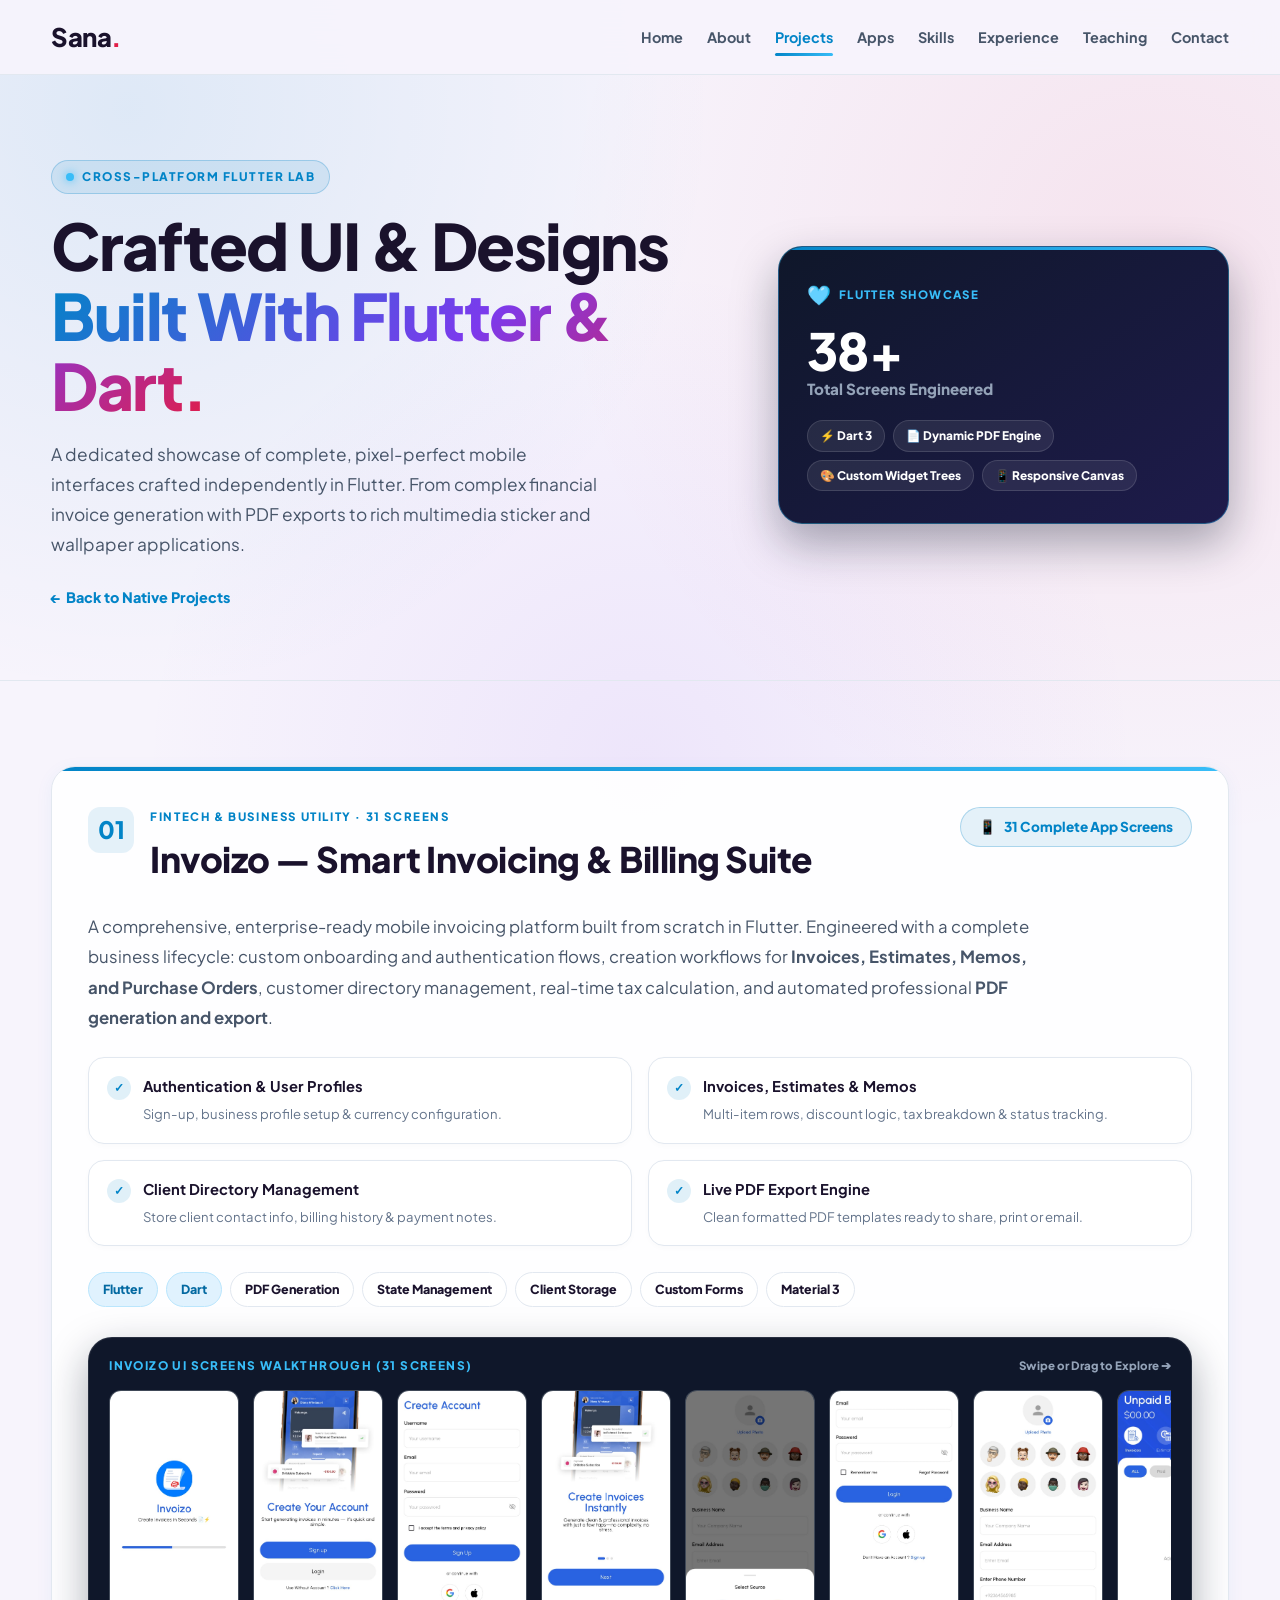
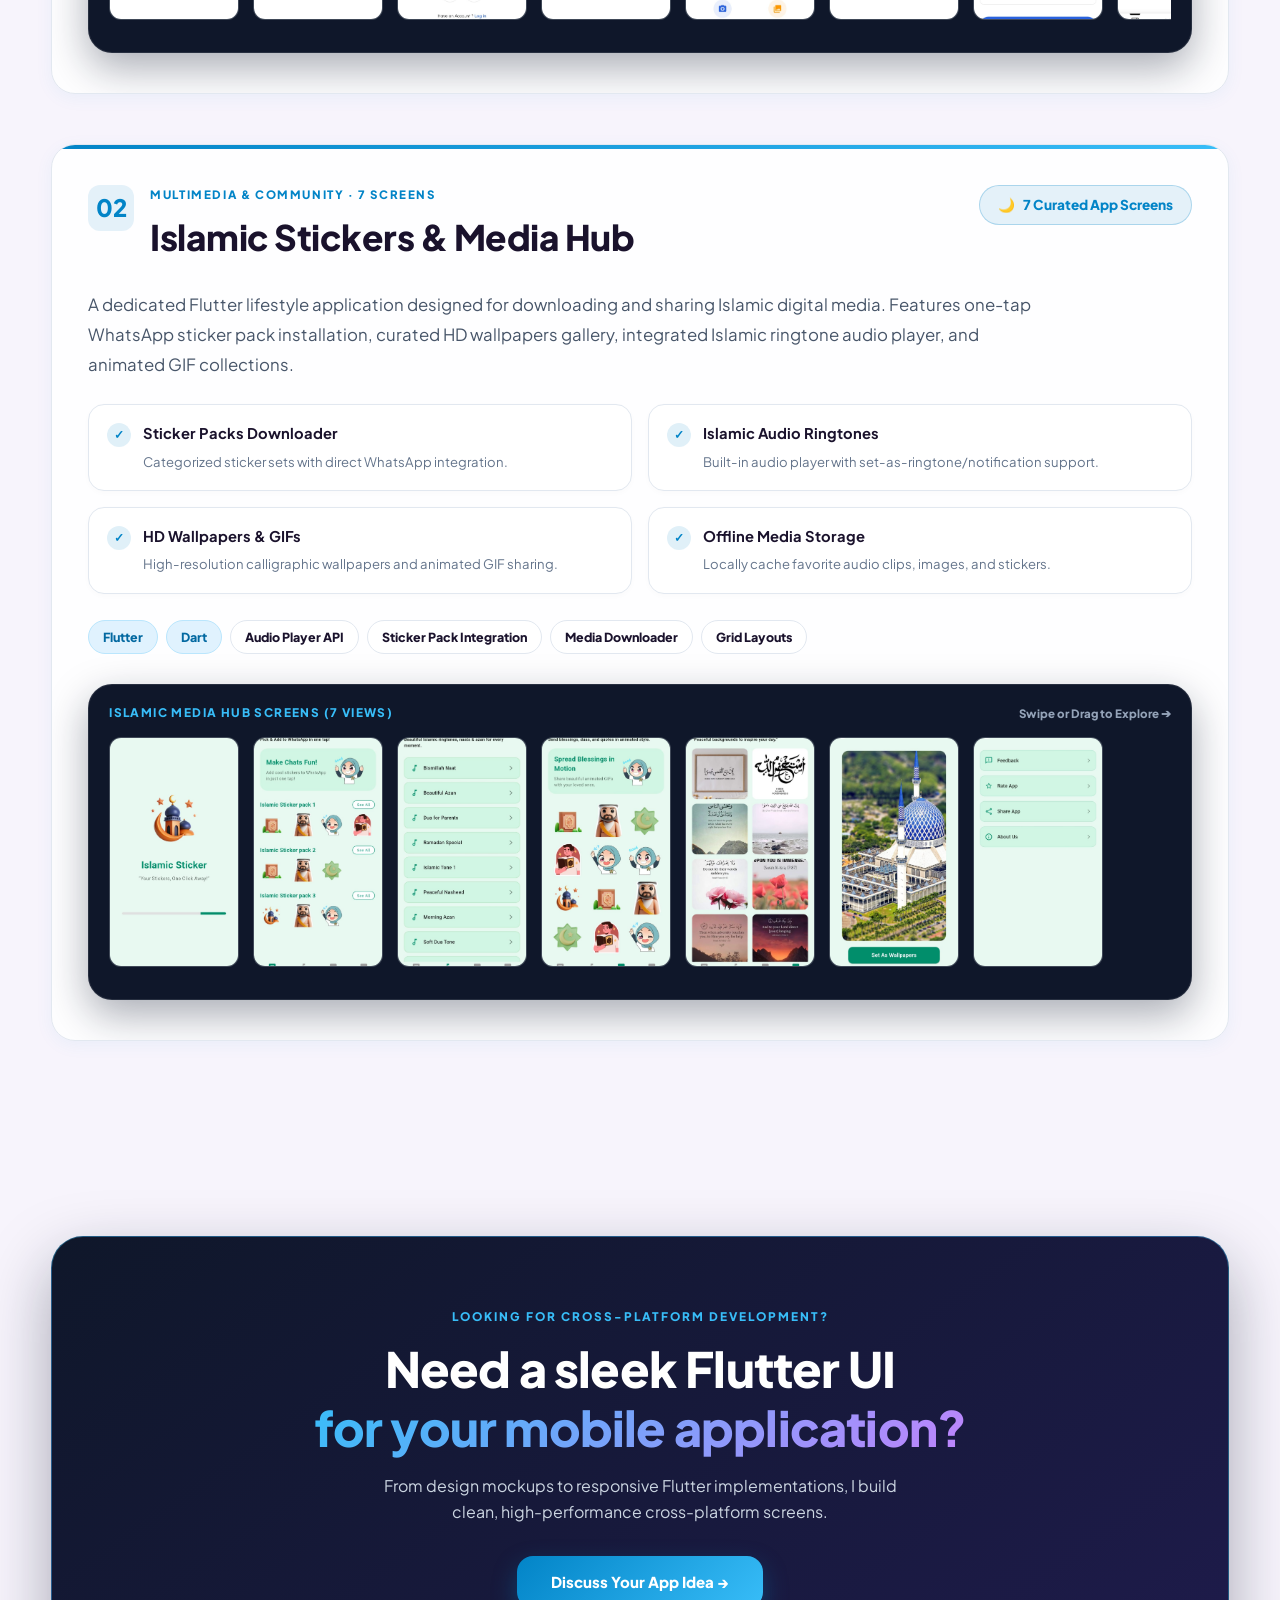
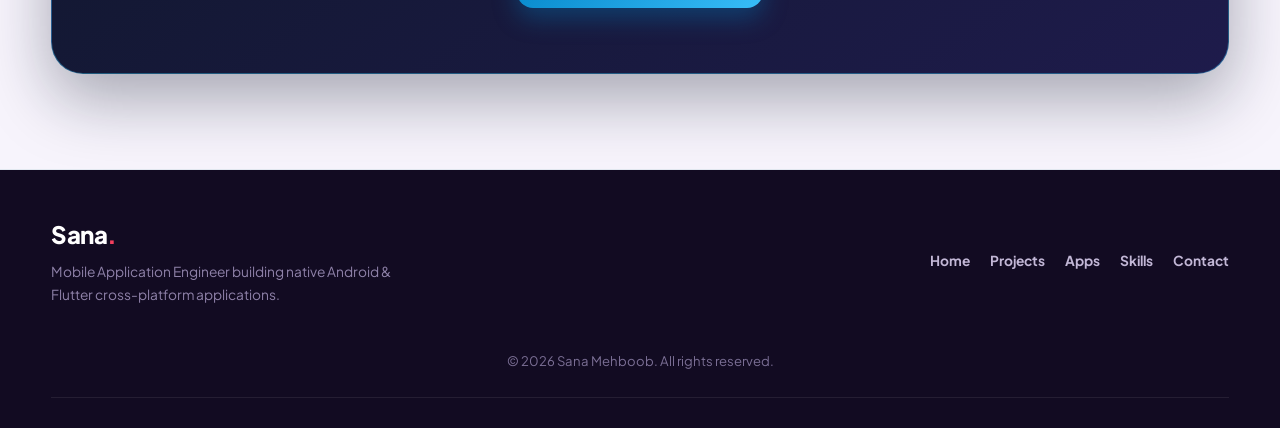
<file: flutter-projects.html>
<!DOCTYPE html>
<html lang="en">
<head>
    <meta charset="UTF-8">
    <meta name="viewport" content="width=device-width, initial-scale=1.0">

    <title>Flutter UI & Mobile Builds | Sana Mehboob</title>

    <meta name="description"
          content="Explore Flutter mobile application UI builds crafted by Sana Mehboob, featuring Invoizo (31-screen invoice suite) and Islamic Media & Stickers Hub.">

    <meta name="color-scheme" content="light">
    <link rel="stylesheet" href="flutter-projects.css">
</head>

<body>

    <!-- ================= NAVBAR ================= -->
    <header class="navbar">
        <div class="nav-container">

            <a href="index.html" class="logo">
                Sana<span>.</span>
            </a>

            <button class="menu-toggle" aria-label="Toggle navigation">
                ☰
            </button>

            <nav>
                <ul class="nav-menu">
                    <li><a href="index.html">Home</a></li>
                    <li><a href="about.html">About</a></li>
                    <li><a href="projects.html" class="active">Projects</a></li>
                    <li><a href="apps.html">Apps</a></li>
                    <li><a href="skills.html">Skills</a></li>
                    <li><a href="experience.html">Experience</a></li>
                    <li><a href="teaching.html">Teaching</a></li>
                    <li><a href="contact.html">Contact</a></li>
                </ul>
            </nav>

        </div>
    </header>


    <main>

        <!-- ================= HERO ================= -->
        <section class="flutter-hero">
            <div class="flutter-hero-container">

                <div class="flutter-hero-content">
                    <div class="flutter-tag">
                        <span class="pulse-dot"></span>
                        CROSS-PLATFORM FLUTTER LAB
                    </div>

                    <h1>
                        Crafted UI & Designs<br>
                        <span>Built With Flutter & Dart.</span>
                    </h1>

                    <p>
                        A dedicated showcase of complete, pixel-perfect mobile interfaces crafted independently in Flutter. From complex financial invoice generation with PDF exports to rich multimedia sticker and wallpaper applications.
                    </p>

                    <div class="hero-actions">
                        <a href="projects.html" class="back-link">
                            ← Back to Native Projects
                        </a>
                    </div>
                </div>

                <!-- HERO STATUS BADGE -->
                <div class="flutter-hero-mark">
                    <div class="mark-header">
                        <span class="flutter-logo-icon">🩵</span>
                        <span class="mark-title-text">FLUTTER SHOWCASE</span>
                    </div>

                    <div class="mark-stat">
                        <strong>38+</strong>
                        <span>Total Screens Engineered</span>
                    </div>

                    <div class="mark-chips">
                        <span>⚡ Dart 3</span>
                        <span>📄 Dynamic PDF Engine</span>
                        <span>🎨 Custom Widget Trees</span>
                        <span>📱 Responsive Canvas</span>
                    </div>
                </div>

            </div>
        </section>


        <!-- ================= FLUTTER APPS SHOWCASE ================= -->
        <section class="flutter-showcase-section">
            <div class="container">


                <!-- ================= 01: INVOIZO (31 SCREENS) ================= -->
                <article class="flutter-project-card" id="invoizo">

                    <div class="project-header">
                        <div class="header-left">
                            <span class="app-number">01</span>
                            <div>
                                <span class="app-category">FINTECH & BUSINESS UTILITY · 31 SCREENS</span>
                                <h2>Invoizo — Smart Invoicing & Billing Suite</h2>
                            </div>
                        </div>

                        <div class="screens-count-badge">
                            <span>📱</span> 31 Complete App Screens
                        </div>
                    </div>

                    <div class="project-details">
                        <p>
                            A comprehensive, enterprise-ready mobile invoicing platform built from scratch in Flutter. Engineered with a complete business lifecycle: custom onboarding and authentication flows, creation workflows for <strong>Invoices, Estimates, Memos, and Purchase Orders</strong>, customer directory management, real-time tax calculation, and automated professional <strong>PDF generation and export</strong>.
                        </p>

                        <div class="project-features-grid">
                            <div class="feature-item">
                                <span class="check-icon">✓</span>
                                <div>
                                    <strong>Authentication & User Profiles</strong>
                                    <small>Sign-up, business profile setup & currency configuration.</small>
                                </div>
                            </div>

                            <div class="feature-item">
                                <span class="check-icon">✓</span>
                                <div>
                                    <strong>Invoices, Estimates & Memos</strong>
                                    <small>Multi-item rows, discount logic, tax breakdown & status tracking.</small>
                                </div>
                            </div>

                            <div class="feature-item">
                                <span class="check-icon">✓</span>
                                <div>
                                    <strong>Client Directory Management</strong>
                                    <small>Store client contact info, billing history & payment notes.</small>
                                </div>
                            </div>

                            <div class="feature-item">
                                <span class="check-icon">✓</span>
                                <div>
                                    <strong>Live PDF Export Engine</strong>
                                    <small>Clean formatted PDF templates ready to share, print or email.</small>
                                </div>
                            </div>
                        </div>

                        <div class="tech-pills">
                            <span class="pill-highlight">Flutter</span>
                            <span class="pill-highlight">Dart</span>
                            <span>PDF Generation</span>
                            <span>State Management</span>
                            <span>Client Storage</span>
                            <span>Custom Forms</span>
                            <span>Material 3</span>
                        </div>
                    </div>

                    <!-- 31-SCREENSHOT SCROLLABLE GALLERY TRACK -->
                    <div class="gallery-wrapper">
                        <div class="gallery-info-bar">
                            <span class="gallery-title">Invoizo UI Screens Walkthrough (31 Screens)</span>
                            <span class="gallery-scroll-hint">Swipe or Drag to Explore ➔</span>
                        </div>

                        <div class="gallery-scroll-track" id="invoizo-track">
                            <img src="images/invoizo-1.jpeg" alt="Invoizo Screen 1" class="track-shot" onerror="this.src='https://placehold.co/240x480/082f49/38bdf8?text=Invoizo+01';">
                            <img src="images/invoizo-2.jpeg" alt="Invoizo Screen 2" class="track-shot" onerror="this.src='https://placehold.co/240x480/082f49/38bdf8?text=Invoizo+02';">
                            <img src="images/invoizo-3.jpeg" alt="Invoizo Screen 3" class="track-shot" onerror="this.src='https://placehold.co/240x480/082f49/38bdf8?text=Invoizo+03';">
                            <img src="images/invoizo-4.jpeg" alt="Invoizo Screen 4" class="track-shot" onerror="this.src='https://placehold.co/240x480/082f49/38bdf8?text=Invoizo+04';">
                            <img src="images/invoizo-5.jpeg" alt="Invoizo Screen 5" class="track-shot" onerror="this.src='https://placehold.co/240x480/082f49/38bdf8?text=Invoizo+05';">
                            <img src="images/invoizo-6.jpeg" alt="Invoizo Screen 6" class="track-shot" onerror="this.src='https://placehold.co/240x480/082f49/38bdf8?text=Invoizo+06';">
                            <img src="images/invoizo-7.jpeg" alt="Invoizo Screen 7" class="track-shot" onerror="this.src='https://placehold.co/240x480/082f49/38bdf8?text=Invoizo+07';">
                            <img src="images/invoizo-8.jpeg" alt="Invoizo Screen 8" class="track-shot" onerror="this.src='https://placehold.co/240x480/082f49/38bdf8?text=Invoizo+08';">
                            <img src="images/invoizo-9.jpeg" alt="Invoizo Screen 9" class="track-shot" onerror="this.src='https://placehold.co/240x480/082f49/38bdf8?text=Invoizo+09';">
                            <img src="images/invoizo-10.jpeg" alt="Invoizo Screen 10" class="track-shot" onerror="this.src='https://placehold.co/240x480/082f49/38bdf8?text=Invoizo+10';">
                            <img src="images/invoizo-11.jpeg" alt="Invoizo Screen 11" class="track-shot" onerror="this.src='https://placehold.co/240x480/082f49/38bdf8?text=Invoizo+11';">
                            <img src="images/invoizo-12.jpeg" alt="Invoizo Screen 12" class="track-shot" onerror="this.src='https://placehold.co/240x480/082f49/38bdf8?text=Invoizo+12';">
                            <img src="images/invoizo-13.jpeg" alt="Invoizo Screen 13" class="track-shot" onerror="this.src='https://placehold.co/240x480/082f49/38bdf8?text=Invoizo+13';">
                            <img src="images/invoizo-14.jpeg" alt="Invoizo Screen 14" class="track-shot" onerror="this.src='https://placehold.co/240x480/082f49/38bdf8?text=Invoizo+14';">
                            <img src="images/invoizo-15.jpeg" alt="Invoizo Screen 15" class="track-shot" onerror="this.src='https://placehold.co/240x480/082f49/38bdf8?text=Invoizo+15';">
                            <img src="images/invoizo-16.jpeg" alt="Invoizo Screen 16" class="track-shot" onerror="this.src='https://placehold.co/240x480/082f49/38bdf8?text=Invoizo+16';">
                            <img src="images/invoizo-17.jpeg" alt="Invoizo Screen 17" class="track-shot" onerror="this.src='https://placehold.co/240x480/082f49/38bdf8?text=Invoizo+17';">
                            <img src="images/invoizo-18.jpeg" alt="Invoizo Screen 18" class="track-shot" onerror="this.src='https://placehold.co/240x480/082f49/38bdf8?text=Invoizo+18';">
                            <img src="images/invoizo-19.jpeg" alt="Invoizo Screen 19" class="track-shot" onerror="this.src='https://placehold.co/240x480/082f49/38bdf8?text=Invoizo+19';">
                            <img src="images/invoizo-20.jpeg" alt="Invoizo Screen 20" class="track-shot" onerror="this.src='https://placehold.co/240x480/082f49/38bdf8?text=Invoizo+20';">
                            <img src="images/invoizo-21.jpeg" alt="Invoizo Screen 21" class="track-shot" onerror="this.src='https://placehold.co/240x480/082f49/38bdf8?text=Invoizo+21';">
                            <img src="images/invoizo-22.jpeg" alt="Invoizo Screen 22" class="track-shot" onerror="this.src='https://placehold.co/240x480/082f49/38bdf8?text=Invoizo+22';">
                            <img src="images/invoizo-23.jpeg" alt="Invoizo Screen 23" class="track-shot" onerror="this.src='https://placehold.co/240x480/082f49/38bdf8?text=Invoizo+23';">
                            <img src="images/invoizo-24.jpeg" alt="Invoizo Screen 24" class="track-shot" onerror="this.src='https://placehold.co/240x480/082f49/38bdf8?text=Invoizo+24';">
                            <img src="images/invoizo-25.jpeg" alt="Invoizo Screen 25" class="track-shot" onerror="this.src='https://placehold.co/240x480/082f49/38bdf8?text=Invoizo+25';">
                            <img src="images/invoizo-26.jpeg" alt="Invoizo Screen 26" class="track-shot" onerror="this.src='https://placehold.co/240x480/082f49/38bdf8?text=Invoizo+26';">
                            <img src="images/invoizo-27.jpeg" alt="Invoizo Screen 27" class="track-shot" onerror="this.src='https://placehold.co/240x480/082f49/38bdf8?text=Invoizo+27';">
                            <img src="images/invoizo-28.jpeg" alt="Invoizo Screen 28" class="track-shot" onerror="this.src='https://placehold.co/240x480/082f49/38bdf8?text=Invoizo+28';">
                            <img src="images/invoizo-29.jpeg" alt="Invoizo Screen 29" class="track-shot" onerror="this.src='https://placehold.co/240x480/082f49/38bdf8?text=Invoizo+29';">
                            <img src="images/invoizo-30.jpeg" alt="Invoizo Screen 30" class="track-shot" onerror="this.src='https://placehold.co/240x480/082f49/38bdf8?text=Invoizo+30';">
                        </div>
                    </div>

                </article>


                <!-- ================= 02: ISLAMIC STICKERS & MEDIA (7 SCREENS) ================= -->
                <article class="flutter-project-card" id="islamic-media">

                    <div class="project-header">
                        <div class="header-left">
                            <span class="app-number">02</span>
                            <div>
                                <span class="app-category">MULTIMEDIA & COMMUNITY · 7 SCREENS</span>
                                <h2>Islamic Stickers & Media Hub</h2>
                            </div>
                        </div>

                        <div class="screens-count-badge">
                            <span>🌙</span> 7 Curated App Screens
                        </div>
                    </div>

                    <div class="project-details">
                        <p>
                            A dedicated Flutter lifestyle application designed for downloading and sharing Islamic digital media. Features one-tap WhatsApp sticker pack installation, curated HD wallpapers gallery, integrated Islamic ringtone audio player, and animated GIF collections.
                        </p>

                        <div class="project-features-grid">
                            <div class="feature-item">
                                <span class="check-icon">✓</span>
                                <div>
                                    <strong>Sticker Packs Downloader</strong>
                                    <small>Categorized sticker sets with direct WhatsApp integration.</small>
                                </div>
                            </div>

                            <div class="feature-item">
                                <span class="check-icon">✓</span>
                                <div>
                                    <strong>Islamic Audio Ringtones</strong>
                                    <small>Built-in audio player with set-as-ringtone/notification support.</small>
                                </div>
                            </div>

                            <div class="feature-item">
                                <span class="check-icon">✓</span>
                                <div>
                                    <strong>HD Wallpapers & GIFs</strong>
                                    <small>High-resolution calligraphic wallpapers and animated GIF sharing.</small>
                                </div>
                            </div>

                            <div class="feature-item">
                                <span class="check-icon">✓</span>
                                <div>
                                    <strong>Offline Media Storage</strong>
                                    <small>Locally cache favorite audio clips, images, and stickers.</small>
                                </div>
                            </div>
                        </div>

                        <div class="tech-pills">
                            <span class="pill-highlight">Flutter</span>
                            <span class="pill-highlight">Dart</span>
                            <span>Audio Player API</span>
                            <span>Sticker Pack Integration</span>
                            <span>Media Downloader</span>
                            <span>Grid Layouts</span>
                        </div>
                    </div>

                    <!-- 7-SCREENSHOT SCROLLABLE GALLERY TRACK -->
                    <div class="gallery-wrapper">
                        <div class="gallery-info-bar">
                            <span class="gallery-title">Islamic Media Hub Screens (7 Views)</span>
                            <span class="gallery-scroll-hint">Swipe or Drag to Explore ➔</span>
                        </div>

                        <div class="gallery-scroll-track" id="islamic-track">
                            <img src="images/islamic-1.jpeg" alt="Islamic Screen 1" class="track-shot" onerror="this.src='https://placehold.co/240x480/082f49/10b981?text=Islamic+01';">
                            <img src="images/islamic-2.jpeg" alt="Islamic Screen 2" class="track-shot" onerror="this.src='https://placehold.co/240x480/082f49/10b981?text=Islamic+02';">
                            <img src="images/islamic-3.jpeg" alt="Islamic Screen 3" class="track-shot" onerror="this.src='https://placehold.co/240x480/082f49/10b981?text=Islamic+03';">
                            <img src="images/islamic-4.jpeg" alt="Islamic Screen 4" class="track-shot" onerror="this.src='https://placehold.co/240x480/082f49/10b981?text=Islamic+04';">
                            <img src="images/islamic-5.jpeg" alt="Islamic Screen 5" class="track-shot" onerror="this.src='https://placehold.co/240x480/082f49/10b981?text=Islamic+05';">
                            <img src="images/islamic-6.jpeg" alt="Islamic Screen 6" class="track-shot" onerror="this.src='https://placehold.co/240x480/082f49/10b981?text=Islamic+06';">
                            <img src="images/islamic-7.jpeg" alt="Islamic Screen 7" class="track-shot" onerror="this.src='https://placehold.co/240x480/082f49/10b981?text=Islamic+07';">
                        </div>
                    </div>

                </article>

            </div>
        </section>


        <!-- ================= CTA ================= -->
        <section class="flutter-cta">
            <div class="container">
                <div class="cta-box">
                    <span class="section-label">LOOKING FOR CROSS-PLATFORM DEVELOPMENT?</span>
                    <h2>Need a sleek Flutter UI<br><span>for your mobile application?</span></h2>
                    <p>
                        From design mockups to responsive Flutter implementations, I build clean, high-performance cross-platform screens.
                    </p>
                    <a href="contact.html" class="cta-btn">
                        Discuss Your App Idea →
                    </a>
                </div>
            </div>
        </section>

    </main>


    <!-- ================= FOOTER ================= -->
    <footer class="footer">
        <div class="footer-container">
            <div class="footer-brand">
                <a href="index.html" class="logo">Sana<span>.</span></a>
                <p>Mobile Application Engineer building native Android & Flutter cross-platform applications.</p>
            </div>

            <div class="footer-links">
                <a href="index.html">Home</a>
                <a href="projects.html">Projects</a>
                <a href="apps.html">Apps</a>
                <a href="skills.html">Skills</a>
                <a href="contact.html">Contact</a>
            </div>

            <div class="footer-copy">
                <p>© 2026 Sana Mehboob. All rights reserved.</p>
            </div>
        </div>
    </footer>

    <script src="script.js"></script>

</body>
</html>
</file>
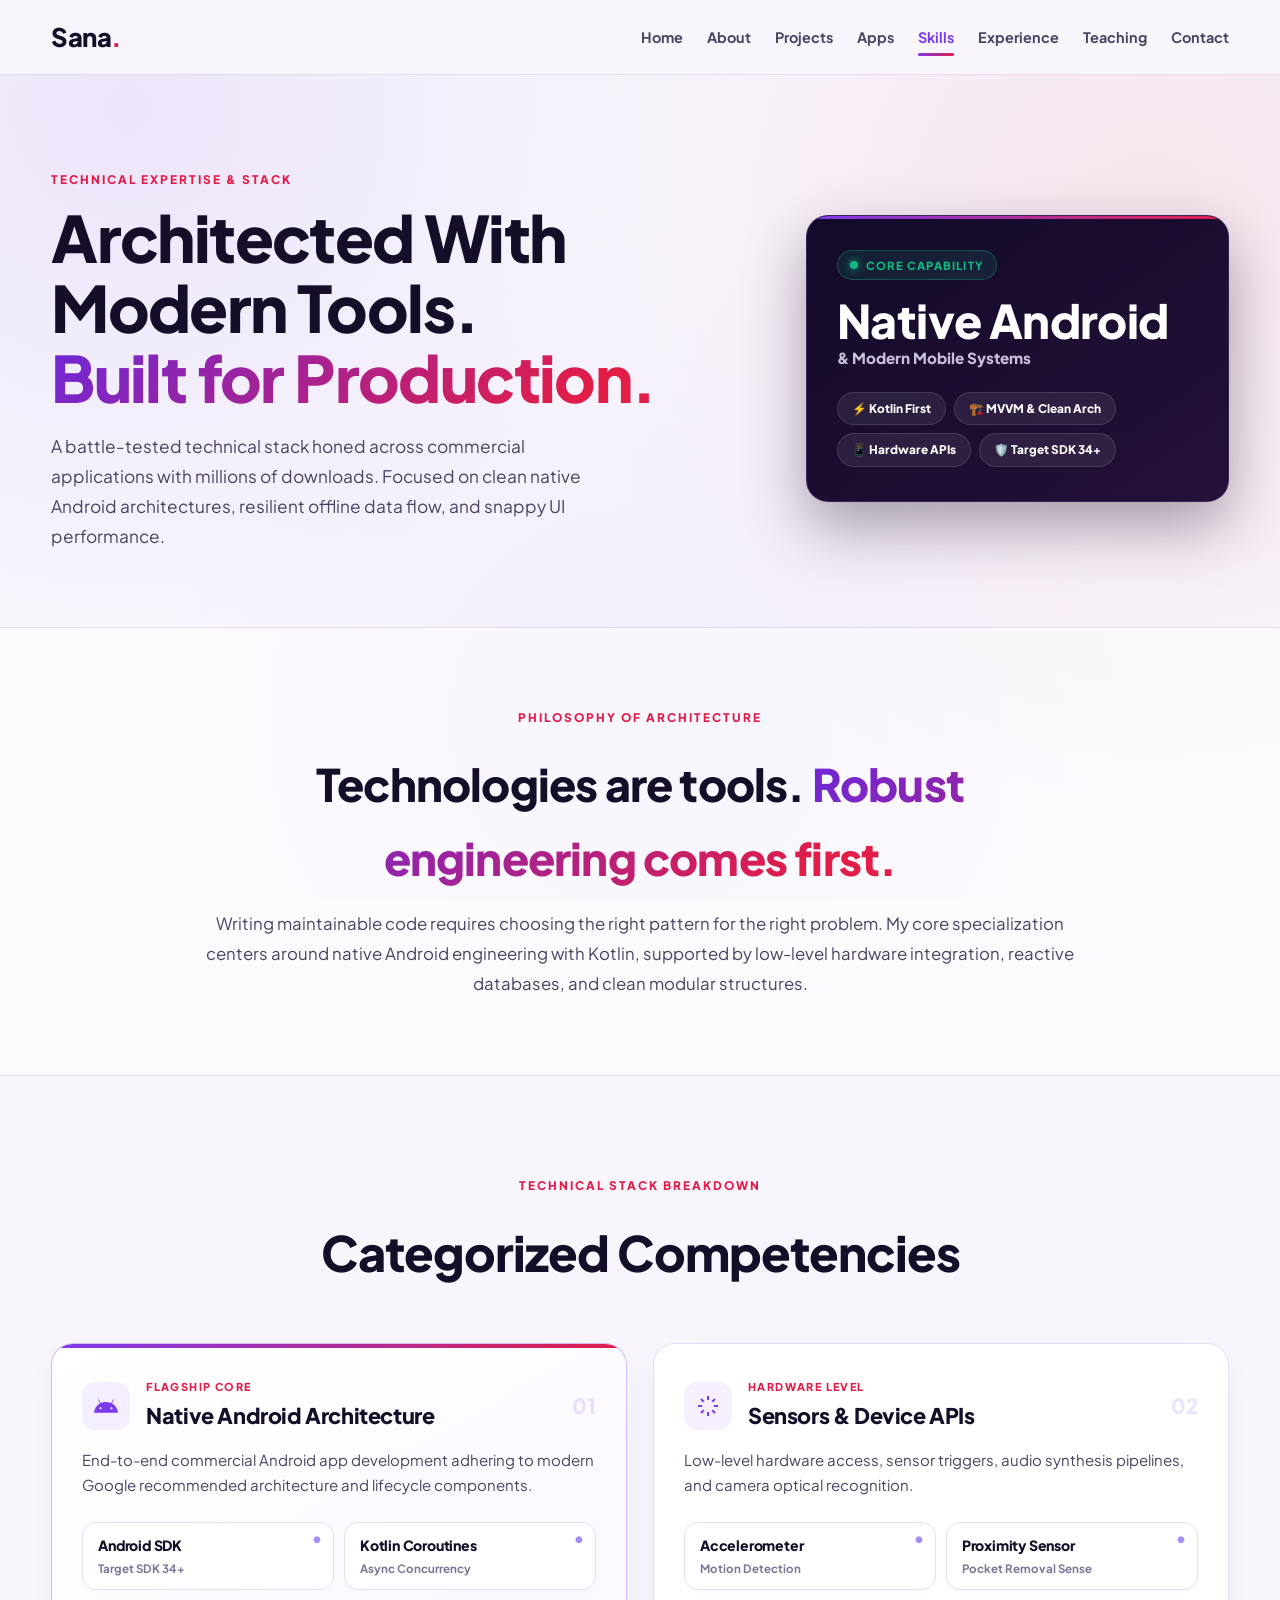
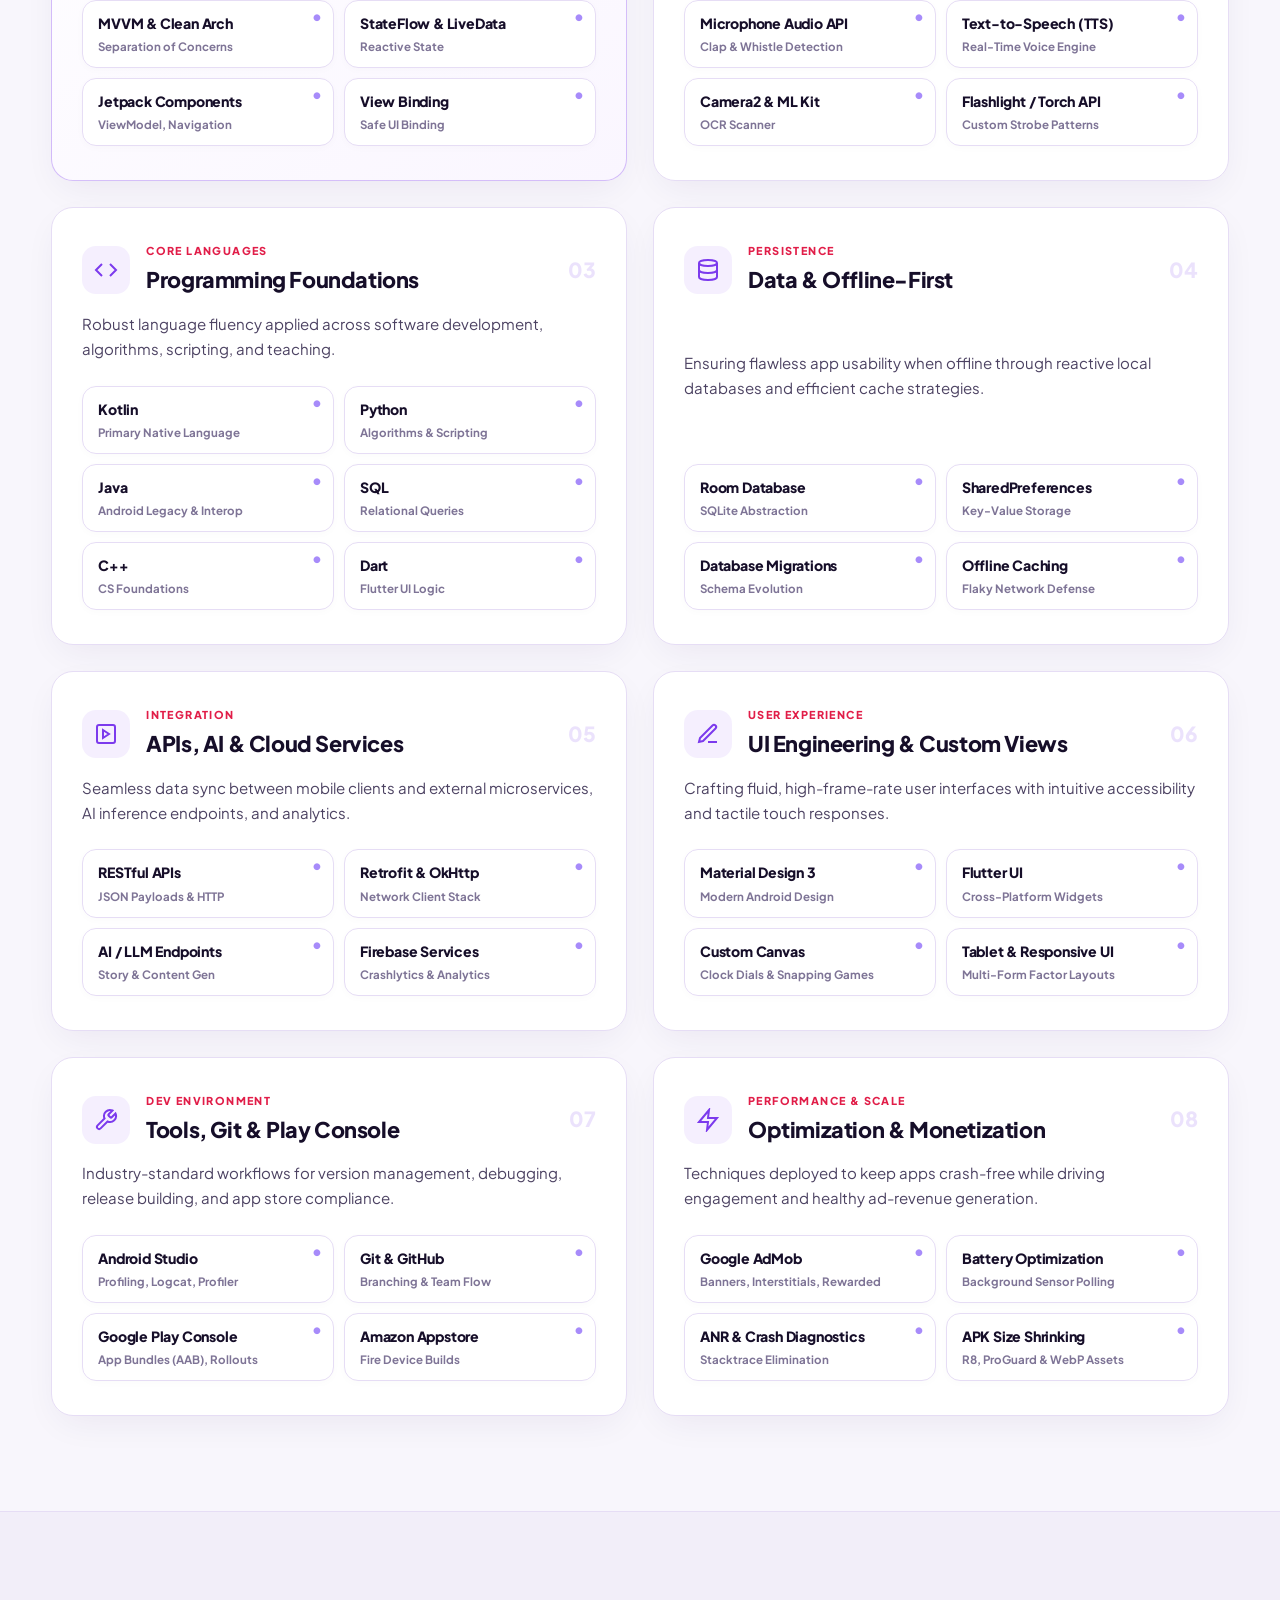
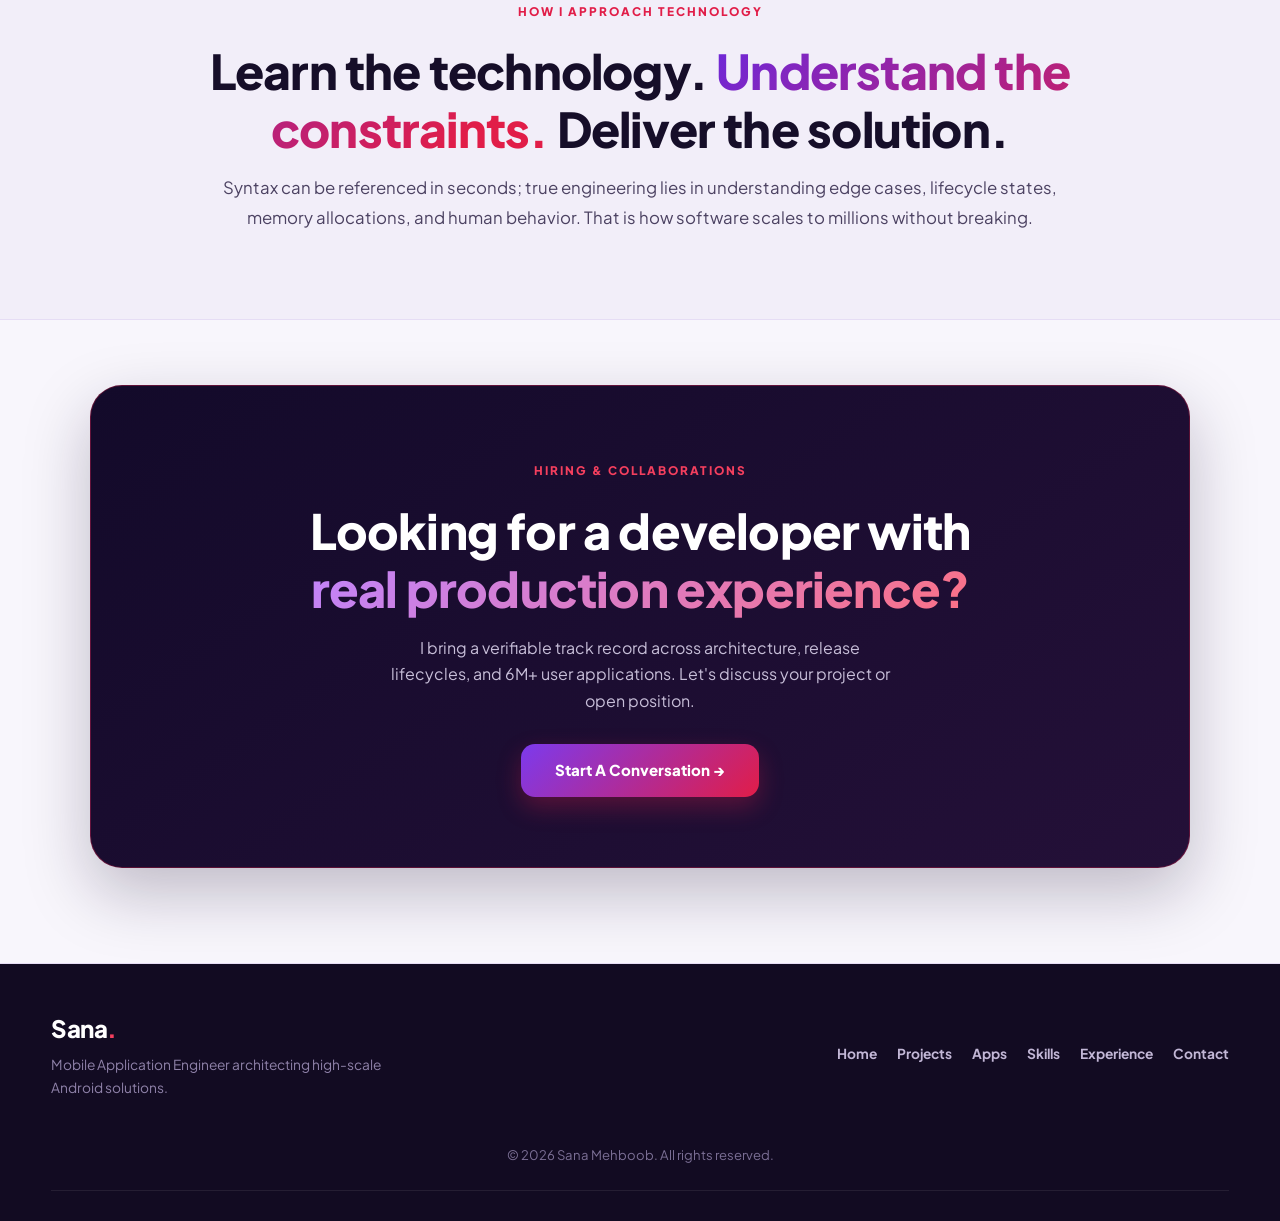
<file: skills.html>
<!DOCTYPE html>
<html lang="en">
<head>
    <meta charset="UTF-8">
    <meta name="viewport" content="width=device-width, initial-scale=1.0">

    <title>Technical Skills | Sana Mehboob</title>

    <meta name="description"
          content="Explore Sana Mehboob's technical skill stack: Android, Kotlin, Clean Architecture, Jetpack, Hardware APIs, Room DB, and production scaling.">

    <meta name="color-scheme" content="light">  
    <link rel="stylesheet" href="skills.css">
</head>

<body>

    <!-- ================= NAVBAR ================= -->
    <header class="navbar">
        <div class="nav-container">

            <a href="index.html" class="logo">
                Sana<span>.</span>
            </a>

            <button class="menu-toggle" aria-label="Toggle navigation">
                ☰
            </button>

            <nav>
                <ul class="nav-menu">
                    <li><a href="index.html">Home</a></li>
                    <li><a href="about.html">About</a></li>
                    <li><a href="projects.html">Projects</a></li>
                    <li><a href="apps.html">Apps</a></li>
                    <li><a href="skills.html" class="active">Skills</a></li>
                    <li><a href="experience.html">Experience</a></li>
                    <li><a href="teaching.html">Teaching</a></li>
                    <li><a href="contact.html">Contact</a></li>
                </ul>
            </nav>

        </div>
    </header>


    <main>

        <!-- ================= HERO ================= -->
        <section class="skills-hero">
            <div class="skills-hero-container">

                <div class="skills-hero-content">
                    <span class="eyebrow">
                        TECHNICAL EXPERTISE & STACK
                    </span>

                    <h1>
                        Architected With Modern Tools.<br>
                        <span>Built for Production.</span>
                    </h1>

                    <p>
                        A battle-tested technical stack honed across commercial applications with millions of downloads. Focused on clean native Android architectures, resilient offline data flow, and snappy UI performance.
                    </p>
                </div>

                <!-- LIVE TECH STACK HERO BADGE -->
                <div class="skills-hero-mark">
                    <div class="mark-header">
                        <span class="pulse-dot"></span>
                        <span class="mark-status">CORE CAPABILITY</span>
                    </div>

                    <div class="mark-title">
                        <strong>Native Android</strong>
                        <span>& Modern Mobile Systems</span>
                    </div>

                    <div class="mark-chips">
                        <span>⚡ Kotlin First</span>
                        <span>🏗️ MVVM & Clean Arch</span>
                        <span>📱 Hardware APIs</span>
                        <span>🛡️ Target SDK 34+</span>
                    </div>
                </div>

            </div>
        </section>


        <!-- ================= SKILLS INTRO ================= -->
        <section class="skills-intro">
            <div class="skills-intro-container">

                <span class="section-label">
                    PHILOSOPHY OF ARCHITECTURE
                </span>

                <h2>
                    Technologies are tools.
                    <span>Robust engineering comes first.</span>
                </h2>

                <p>
                    Writing maintainable code requires choosing the right pattern for the right problem. My core specialization centers around native Android engineering with Kotlin, supported by low-level hardware integration, reactive databases, and clean modular structures.
                </p>

            </div>
        </section>


        <!-- ================= SKILL CATEGORIES ================= -->
        <section class="skills-section">
            <div class="skills-container">

                <div class="section-heading">
                    <span class="section-label">TECHNICAL STACK BREAKDOWN</span>
                    <h2>Categorized Competencies</h2>
                </div>

                <div class="skills-grid">


                    <!-- 01: MOBILE ARCHITECTURE & ANDROID -->
                    <article class="skill-category featured-skill">
                        <div class="category-header">
                            <div class="category-icon-box">
                                <svg width="24" height="24" viewBox="0 0 24 24" fill="currentColor"><path d="M17.523 15.3414c-.5511 0-.9993-.4486-.9993-.9997s.4482-.9993.9993-.9993c.551 0 .9992.4482.9992.9993.0001.5511-.4482.9997-.9992.9997m-11.046 0c-.5511 0-.9993-.4486-.9993-.9997s.4482-.9993.9993-.9993c.5511 0 .9993.4482.9993.9993 0 .5511-.4482.9997-.9993.9997m11.4045-6.02l1.9973-3.4592a.416.416 0 00-.1521-.5676.416.416 0 00-.5676.1521l-2.0223 3.503C15.5902 8.411 13.8533 8.081 12 8.081c-1.8533 0-3.5902.33-5.1368.8687L4.8409 5.4467a.4161.4161 0 00-.5677-.1521.4157.4157 0 00-.1521.5676l1.9973 3.4592C2.6889 11.1867.3432 14.6589 0 18.761h24c-.3432-4.1021-2.6889-7.5743-6.1185-9.4396"/></svg>
                            </div>
                            <div>
                                <span class="category-tag">FLAGSHIP CORE</span>
                                <h3>Native Android Architecture</h3>
                            </div>
                            <span class="category-index">01</span>
                        </div>

                        <p class="category-desc">
                            End-to-end commercial Android app development adhering to modern Google recommended architecture and lifecycle components.
                        </p>

                        <div class="skill-chips-group">
                            <div class="skill-chip">
                                <strong>Android SDK</strong>
                                <small>Target SDK 34+</small>
                            </div>
                            <div class="skill-chip">
                                <strong>Kotlin Coroutines</strong>
                                <small>Async Concurrency</small>
                            </div>
                            <div class="skill-chip">
                                <strong>MVVM & Clean Arch</strong>
                                <small>Separation of Concerns</small>
                            </div>
                            <div class="skill-chip">
                                <strong>StateFlow & LiveData</strong>
                                <small>Reactive State</small>
                            </div>
                            <div class="skill-chip">
                                <strong>Jetpack Components</strong>
                                <small>ViewModel, Navigation</small>
                            </div>
                            <div class="skill-chip">
                                <strong>View Binding</strong>
                                <small>Safe UI Binding</small>
                            </div>
                        </div>
                    </article>


                    <!-- 02: HARDWARE & SENSORS API -->
                    <article class="skill-category">
                        <div class="category-header">
                            <div class="category-icon-box">
                                <svg width="24" height="24" viewBox="0 0 24 24" fill="none" stroke="currentColor" stroke-width="2"><path d="M12 2v4"/><path d="M12 18v4"/><path d="M4.93 4.93l2.83 2.83"/><path d="M16.24 16.24l2.83 2.83"/><path d="M2 12h4"/><path d="M18 12h4"/><path d="M4.93 19.07l2.83-2.83"/><path d="M16.24 7.76l2.83-2.83"/></svg>
                            </div>
                            <div>
                                <span class="category-tag">HARDWARE LEVEL</span>
                                <h3>Sensors & Device APIs</h3>
                            </div>
                            <span class="category-index">02</span>
                        </div>

                        <p class="category-desc">
                            Low-level hardware access, sensor triggers, audio synthesis pipelines, and camera optical recognition.
                        </p>

                        <div class="skill-chips-group">
                            <div class="skill-chip">
                                <strong>Accelerometer</strong>
                                <small>Motion Detection</small>
                            </div>
                            <div class="skill-chip">
                                <strong>Proximity Sensor</strong>
                                <small>Pocket Removal Sense</small>
                            </div>
                            <div class="skill-chip">
                                <strong>Microphone Audio API</strong>
                                <small>Clap & Whistle Detection</small>
                            </div>
                            <div class="skill-chip">
                                <strong>Text-to-Speech (TTS)</strong>
                                <small>Real-Time Voice Engine</small>
                            </div>
                            <div class="skill-chip">
                                <strong>Camera2 & ML Kit</strong>
                                <small>OCR Scanner</small>
                            </div>
                            <div class="skill-chip">
                                <strong>Flashlight / Torch API</strong>
                                <small>Custom Strobe Patterns</small>
                            </div>
                        </div>
                    </article>


                    <!-- 03: PROGRAMMING LANGUAGES -->
                    <article class="skill-category">
                        <div class="category-header">
                            <div class="category-icon-box">
                                <svg width="24" height="24" viewBox="0 0 24 24" fill="none" stroke="currentColor" stroke-width="2"><polyline points="16 18 22 12 16 6"/><polyline points="8 6 2 12 8 18"/></svg>
                            </div>
                            <div>
                                <span class="category-tag">CORE LANGUAGES</span>
                                <h3>Programming Foundations</h3>
                            </div>
                            <span class="category-index">03</span>
                        </div>

                        <p class="category-desc">
                            Robust language fluency applied across software development, algorithms, scripting, and teaching.
                        </p>

                        <div class="skill-chips-group">
                            <div class="skill-chip">
                                <strong>Kotlin</strong>
                                <small>Primary Native Language</small>
                            </div>
                            <div class="skill-chip">
                                <strong>Python</strong>
                                <small>Algorithms & Scripting</small>
                            </div>
                            <div class="skill-chip">
                                <strong>Java</strong>
                                <small>Android Legacy & Interop</small>
                            </div>
                            <div class="skill-chip">
                                <strong>SQL</strong>
                                <small>Relational Queries</small>
                            </div>
                            <div class="skill-chip">
                                <strong>C++</strong>
                                <small>CS Foundations</small>
                            </div>
                            <div class="skill-chip">
                                <strong>Dart</strong>
                                <small>Flutter UI Logic</small>
                            </div>
                        </div>
                    </article>


                    <!-- 04: DATA STORAGE & OFFLINE ARCHITECTURE -->
                    <article class="skill-category">
                        <div class="category-header">
                            <div class="category-icon-box">
                                <svg width="24" height="24" viewBox="0 0 24 24" fill="none" stroke="currentColor" stroke-width="2"><ellipse cx="12" cy="5" rx="9" ry="3"/><path d="M3 5v14c0 1.66 4 3 9 3s9-1.34 9-3V5"/><path d="M3 12c0 1.66 4 3 9 3s9-1.34 9-3"/></svg>
                            </div>
                            <div>
                                <span class="category-tag">PERSISTENCE</span>
                                <h3>Data & Offline-First</h3>
                            </div>
                            <span class="category-index">04</span>
                        </div>

                        <p class="category-desc">
                            Ensuring flawless app usability when offline through reactive local databases and efficient cache strategies.
                        </p>

                        <div class="skill-chips-group">
                            <div class="skill-chip">
                                <strong>Room Database</strong>
                                <small>SQLite Abstraction</small>
                            </div>
                            <div class="skill-chip">
                                <strong>SharedPreferences</strong>
                                <small>Key-Value Storage</small>
                            </div>
                            <div class="skill-chip">
                                <strong>Database Migrations</strong>
                                <small>Schema Evolution</small>
                            </div>
                            <div class="skill-chip">
                                <strong>Offline Caching</strong>
                                <small>Flaky Network Defense</small>
                            </div>
                        </div>
                    </article>


                    <!-- 05: APIS & NETWORKING -->
                    <article class="skill-category">
                        <div class="category-header">
                            <div class="category-icon-box">
                                <svg width="24" height="24" viewBox="0 0 24 24" fill="none" stroke="currentColor" stroke-width="2"><rect width="18" height="18" x="3" y="3" rx="2"/><path d="m9 8 6 4-6 4Z"/></svg>
                            </div>
                            <div>
                                <span class="category-tag">INTEGRATION</span>
                                <h3>APIs, AI & Cloud Services</h3>
                            </div>
                            <span class="category-index">05</span>
                        </div>

                        <p class="category-desc">
                            Seamless data sync between mobile clients and external microservices, AI inference endpoints, and analytics.
                        </p>

                        <div class="skill-chips-group">
                            <div class="skill-chip">
                                <strong>RESTful APIs</strong>
                                <small>JSON Payloads & HTTP</small>
                            </div>
                            <div class="skill-chip">
                                <strong>Retrofit & OkHttp</strong>
                                <small>Network Client Stack</small>
                            </div>
                            <div class="skill-chip">
                                <strong>AI / LLM Endpoints</strong>
                                <small>Story & Content Gen</small>
                            </div>
                            <div class="skill-chip">
                                <strong>Firebase Services</strong>
                                <small>Crashlytics & Analytics</small>
                            </div>
                        </div>
                    </article>


                    <!-- 06: UI, UX & CUSTOM CANVAS -->
                    <article class="skill-category">
                        <div class="category-header">
                            <div class="category-icon-box">
                                <svg width="24" height="24" viewBox="0 0 24 24" fill="none" stroke="currentColor" stroke-width="2"><path d="M12 20h9"/><path d="M16.5 3.5a2.12 2.12 0 0 1 3 3L7 19l-4 1 1-4Z"/></svg>
                            </div>
                            <div>
                                <span class="category-tag">USER EXPERIENCE</span>
                                <h3>UI Engineering & Custom Views</h3>
                            </div>
                            <span class="category-index">06</span>
                        </div>

                        <p class="category-desc">
                            Crafting fluid, high-frame-rate user interfaces with intuitive accessibility and tactile touch responses.
                        </p>

                        <div class="skill-chips-group">
                            <div class="skill-chip">
                                <strong>Material Design 3</strong>
                                <small>Modern Android Design</small>
                            </div>
                            <div class="skill-chip">
                                <strong>Flutter UI</strong>
                                <small>Cross-Platform Widgets</small>
                            </div>
                            <div class="skill-chip">
                                <strong>Custom Canvas</strong>
                                <small>Clock Dials & Snapping Games</small>
                            </div>
                            <div class="skill-chip">
                                <strong>Tablet & Responsive UI</strong>
                                <small>Multi-Form Factor Layouts</small>
                            </div>
                        </div>
                    </article>


                    <!-- 07: DEV TOOLS & DEPLOYMENT -->
                    <article class="skill-category">
                        <div class="category-header">
                            <div class="category-icon-box">
                                <svg width="24" height="24" viewBox="0 0 24 24" fill="none" stroke="currentColor" stroke-width="2"><path d="M14.7 6.3a1 1 0 0 0 0 1.4l1.6 1.6a1 1 0 0 0 1.4 0l3.77-3.77a6 6 0 0 1-7.94 7.94l-6.91 6.91a2.12 2.12 0 0 1-3-3l6.91-6.91a6 6 0 0 1 7.94-7.94l-3.76 3.76z"/></svg>
                            </div>
                            <div>
                                <span class="category-tag">DEV ENVIRONMENT</span>
                                <h3>Tools, Git & Play Console</h3>
                            </div>
                            <span class="category-index">07</span>
                        </div>

                        <p class="category-desc">
                            Industry-standard workflows for version management, debugging, release building, and app store compliance.
                        </p>

                        <div class="skill-chips-group">
                            <div class="skill-chip">
                                <strong>Android Studio</strong>
                                <small>Profiling, Logcat, Profiler</small>
                            </div>
                            <div class="skill-chip">
                                <strong>Git & GitHub</strong>
                                <small>Branching & Team Flow</small>
                            </div>
                            <div class="skill-chip">
                                <strong>Google Play Console</strong>
                                <small>App Bundles (AAB), Rollouts</small>
                            </div>
                            <div class="skill-chip">
                                <strong>Amazon Appstore</strong>
                                <small>Fire Device Builds</small>
                            </div>
                        </div>
                    </article>


                    <!-- 08: MONETIZATION & OPTIMIZATION -->
                    <article class="skill-category learning-category">
                        <div class="category-header">
                            <div class="category-icon-box">
                                <svg width="24" height="24" viewBox="0 0 24 24" fill="none" stroke="currentColor" stroke-width="2"><path d="M13 2L3 14h9l-1 8 10-12h-9l1-8z"/></svg>
                            </div>
                            <div>
                                <span class="category-tag">PERFORMANCE & SCALE</span>
                                <h3>Optimization & Monetization</h3>
                            </div>
                            <span class="category-index">08</span>
                        </div>

                        <p class="category-desc">
                            Techniques deployed to keep apps crash-free while driving engagement and healthy ad-revenue generation.
                        </p>

                        <div class="skill-chips-group">
                            <div class="skill-chip">
                                <strong>Google AdMob</strong>
                                <small>Banners, Interstitials, Rewarded</small>
                            </div>
                            <div class="skill-chip">
                                <strong>Battery Optimization</strong>
                                <small>Background Sensor Polling</small>
                            </div>
                            <div class="skill-chip">
                                <strong>ANR & Crash Diagnostics</strong>
                                <small>Stacktrace Elimination</small>
                            </div>
                            <div class="skill-chip">
                                <strong>APK Size Shrinking</strong>
                                <small>R8, ProGuard & WebP Assets</small>
                            </div>
                        </div>
                    </article>

                </div>

            </div>
        </section>


        <!-- ================= SKILL PHILOSOPHY ================= -->
        <section class="skills-philosophy">
            <div class="philosophy-container">

                <span class="section-label">
                    HOW I APPROACH TECHNOLOGY
                </span>

                <h2>
                    Learn the technology.
                    <span>Understand the constraints.</span>
                    Deliver the solution.
                </h2>

                <p>
                    Syntax can be referenced in seconds; true engineering lies in understanding edge cases, lifecycle states, memory allocations, and human behavior. That is how software scales to millions without breaking.
                </p>

            </div>
        </section>


        <!-- ================= CTA ================= -->
        <section class="skills-cta">
            <div class="cta-container">

                <span class="section-label">
                    HIRING & COLLABORATIONS
                </span>

                <h2>
                    Looking for a developer with<br>
                    <span>real production experience?</span>
                </h2>

                <p>
                    I bring a verifiable track record across architecture, release lifecycles, and 6M+ user applications. Let's discuss your project or open position.
                </p>

                <a href="contact.html" class="cta-button">
                    Start A Conversation →
                </a>

            </div>
        </section>

    </main>


    <!-- ================= FOOTER ================= -->
    <footer class="footer">
        <div class="footer-container">

            <div class="footer-brand">
                <a href="index.html" class="logo">Sana<span>.</span></a>
                <p>Mobile Application Engineer architecting high-scale Android solutions.</p>
            </div>

            <div class="footer-links">
                <a href="index.html">Home</a>
                <a href="projects.html">Projects</a>
                <a href="apps.html">Apps</a>
                <a href="skills.html">Skills</a>
                <a href="experience.html">Experience</a>
                <a href="contact.html">Contact</a>
            </div>

            <div class="footer-copy">
                <p>© 2026 Sana Mehboob. All rights reserved.</p>
            </div>

        </div>
    </footer>

    <script src="script.js"></script>

</body>
</html>
</file>
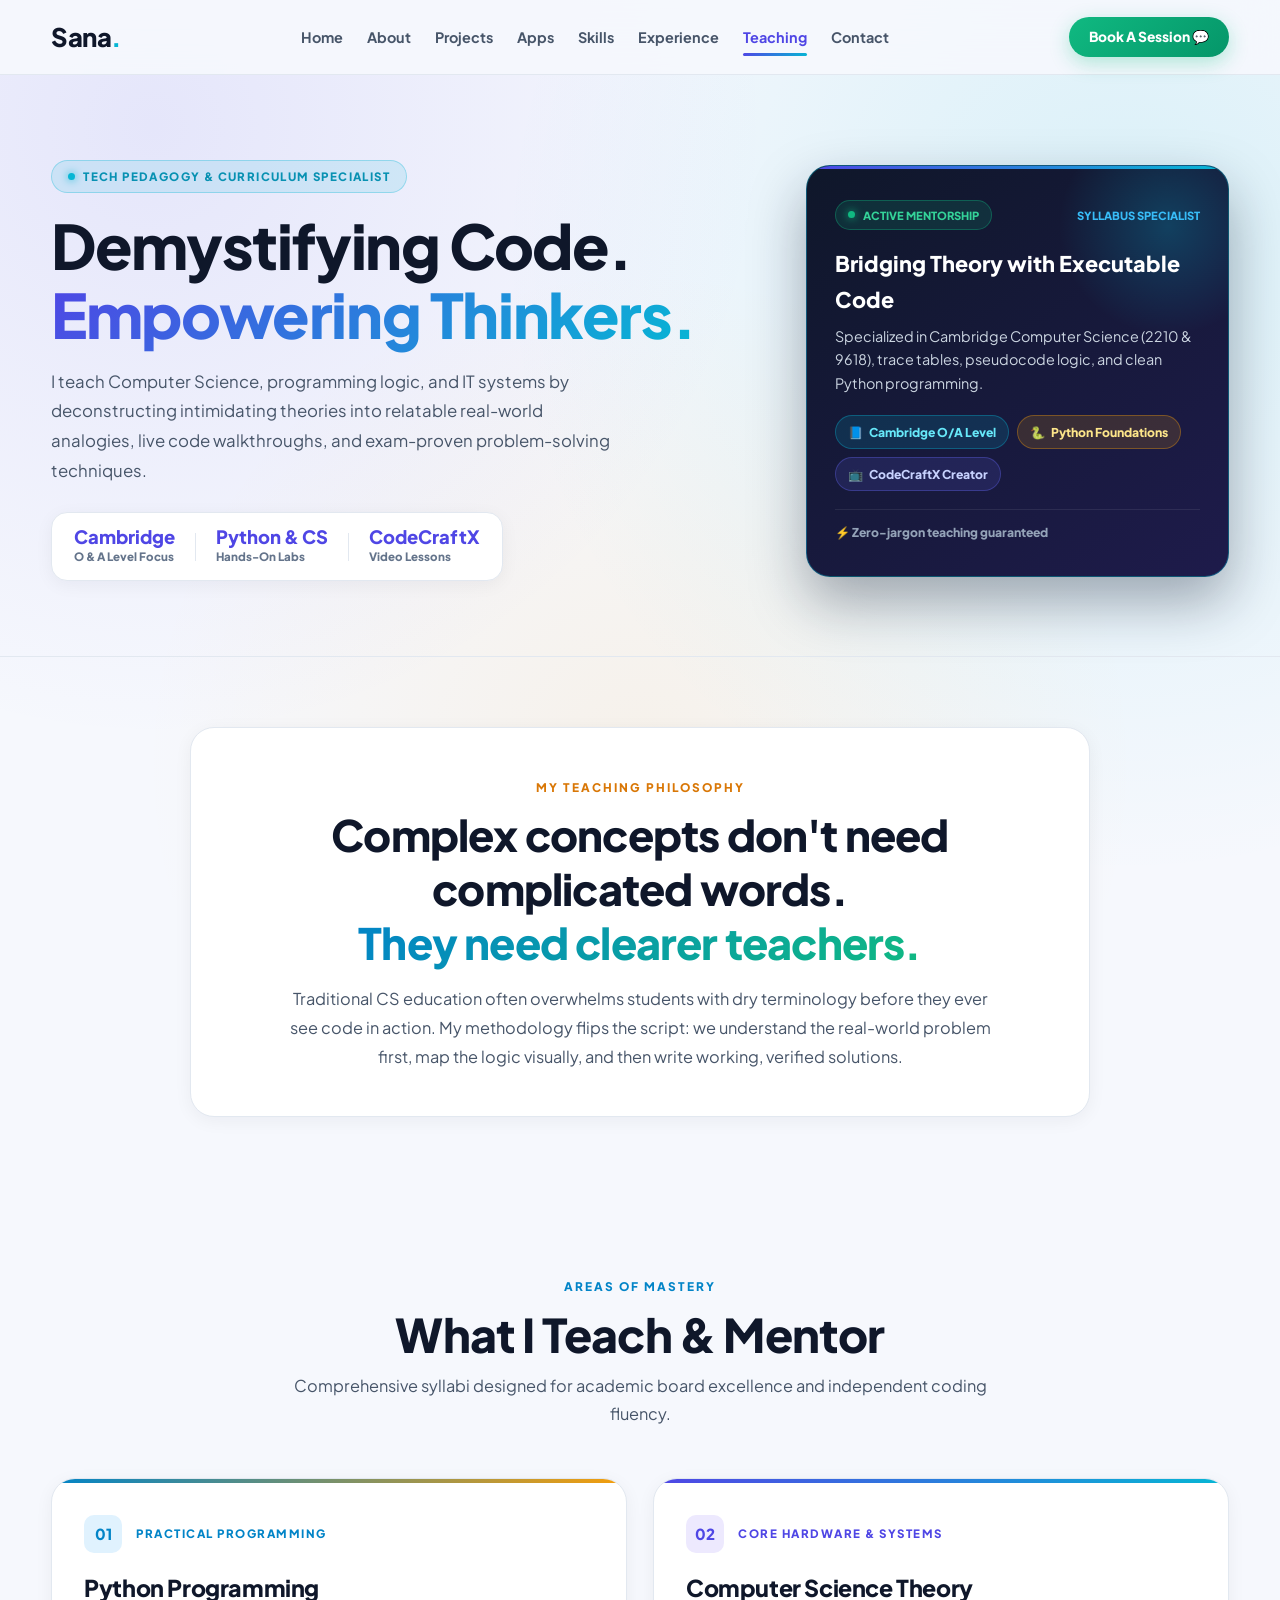
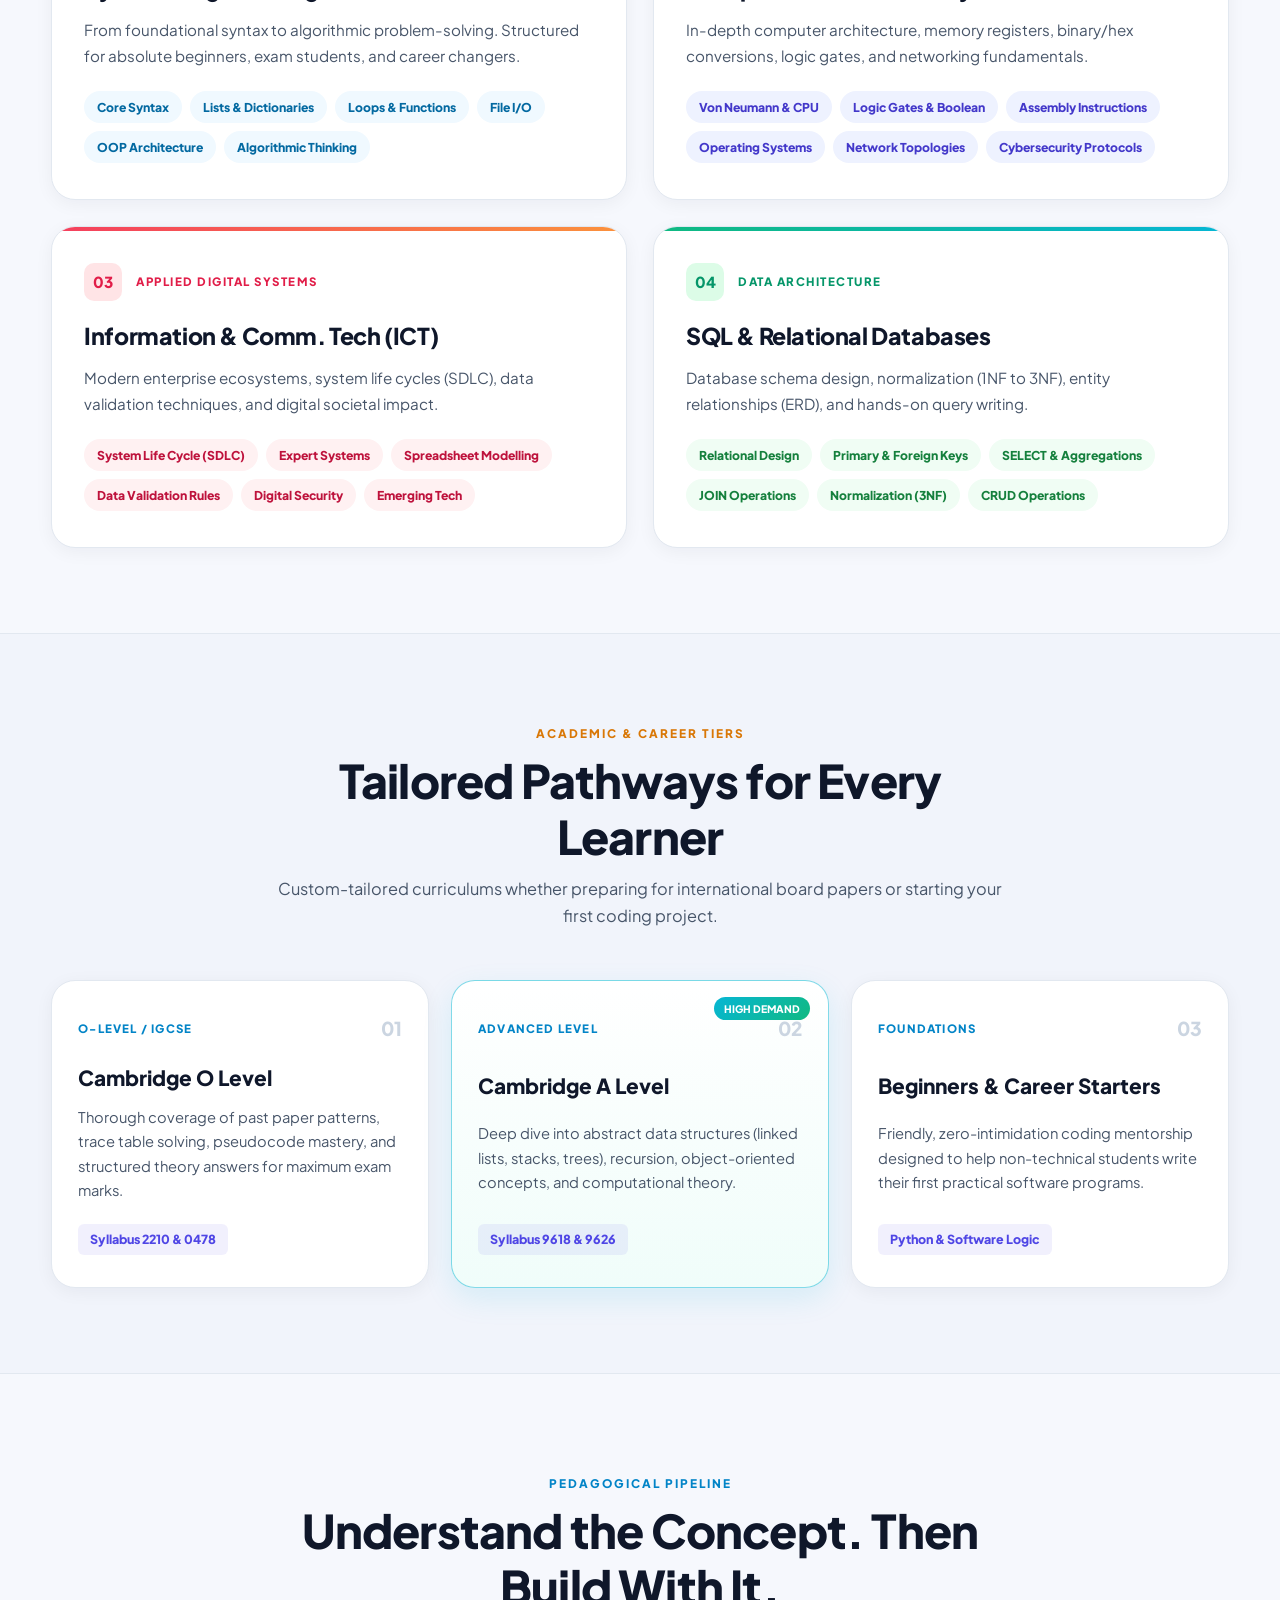
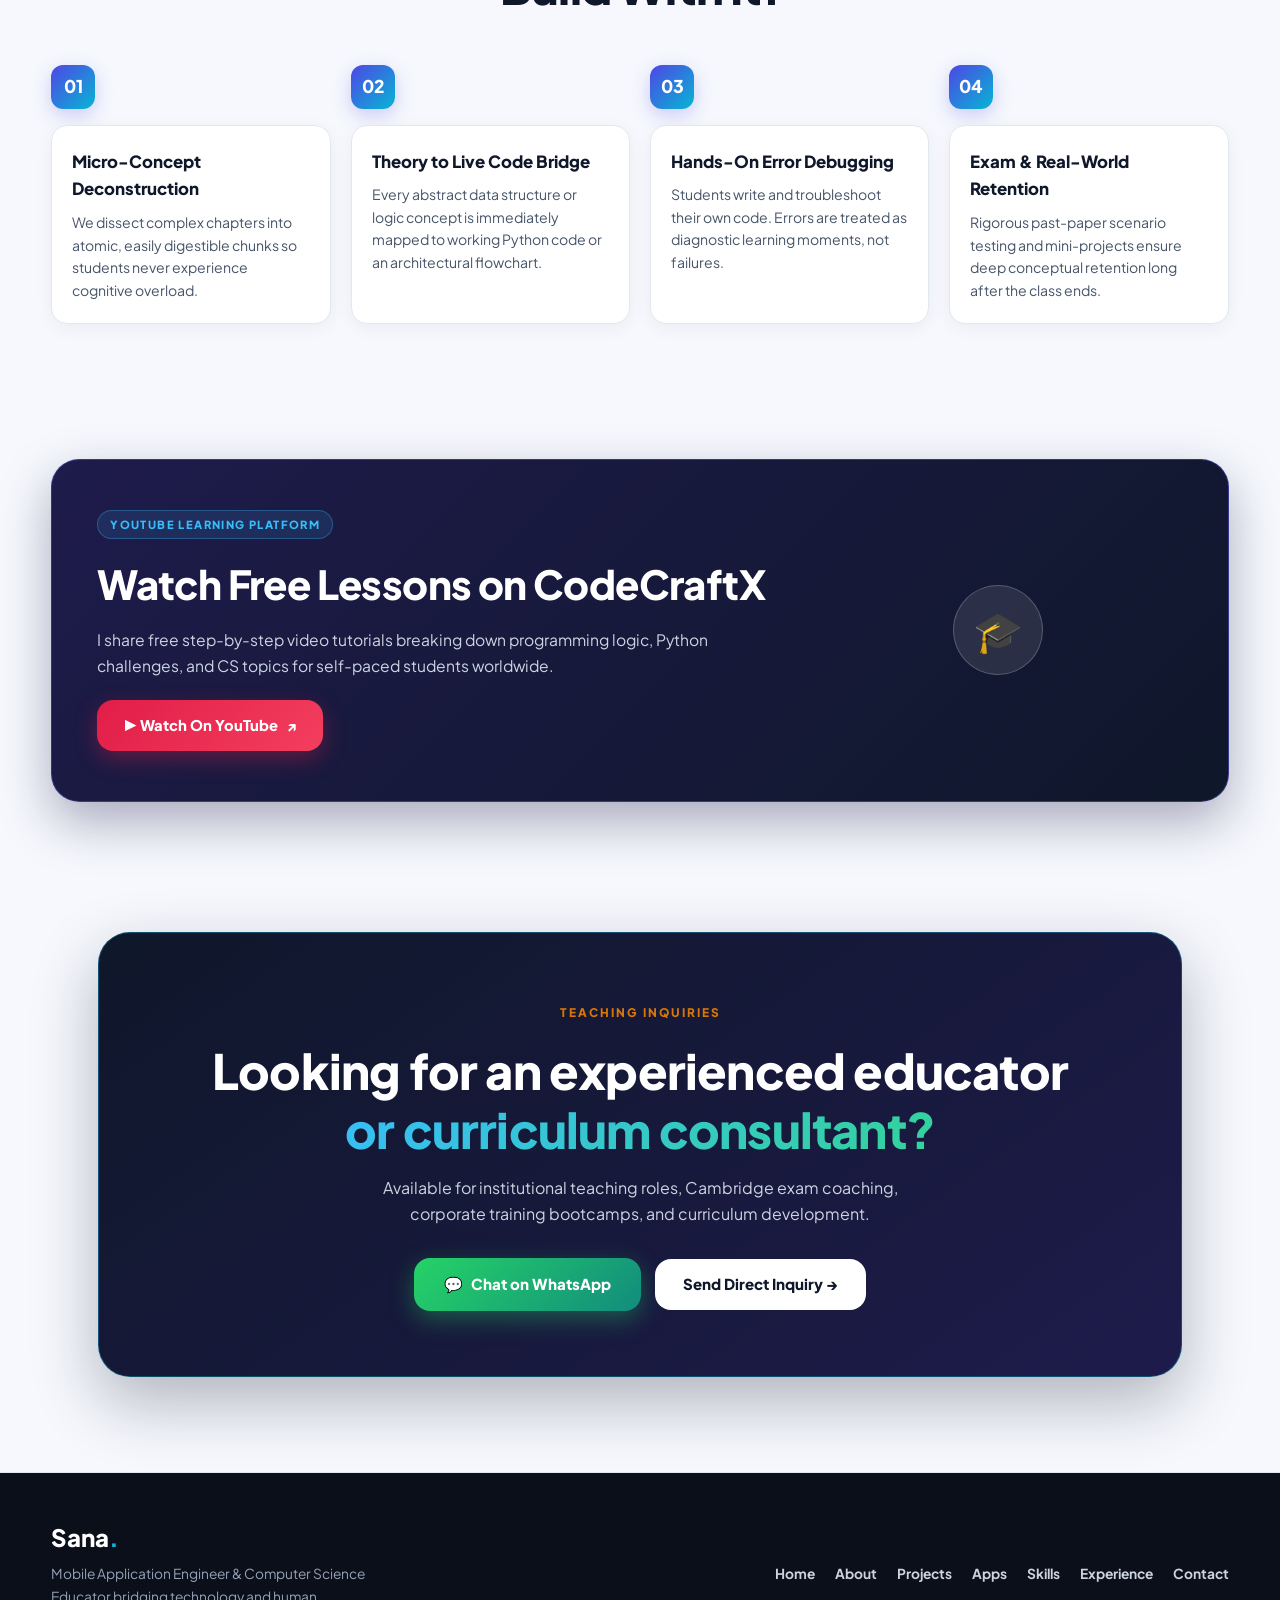
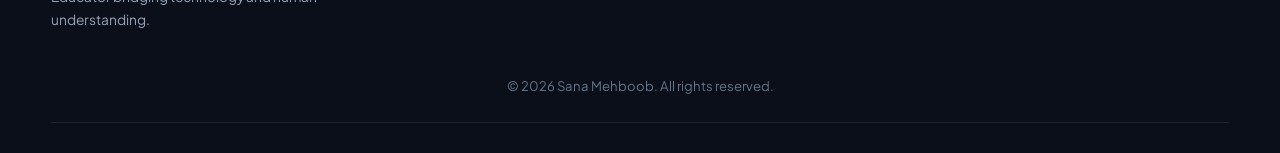
<file: teaching.html>
<!DOCTYPE html>
<html lang="en">

<head>
    <meta charset="UTF-8">
    <meta name="viewport" content="width=device-width, initial-scale=1.0">

    <title>Teaching & Mentorship | Sana Mehboob</title>

    <meta name="description"
        content="Sana Mehboob teaches Computer Science, Python, Cambridge O & A Level, and ICT with hands-on coding, practical analogies, and zero jargon.">

    <meta name="color-scheme" content="light">  
    <link rel="stylesheet" href="teaching.css">
</head>

<body>

    <!-- ================= NAVBAR ================= -->
    <header class="navbar">
        <div class="nav-container">

            <a href="index.html" class="logo">
                Sana<span>.</span>
            </a>

            <button class="menu-toggle" aria-label="Toggle navigation">
                ☰
            </button>

            <nav>
                <ul class="nav-menu">
                    <li><a href="index.html">Home</a></li>
                    <li><a href="about.html">About</a></li>
                    <li><a href="projects.html">Projects</a></li>
                    <li><a href="apps.html">Apps</a></li>
                    <li><a href="skills.html">Skills</a></li>
                    <li><a href="experience.html">Experience</a></li>
                    <li><a href="teaching.html" class="active">Teaching</a></li>
                    <li><a href="contact.html">Contact</a></li>
                </ul>
            </nav>

            <a href="https://wa.me/923008884224?text=Hi%20Sana,%20I%20am%20interested%20in%20your%20Computer%20Science%20teaching%20and%20mentorship!" 
               target="_blank" 
               rel="noopener noreferrer" 
               class="nav-cta">
                Book A Session 💬
            </a>

        </div>
    </header>


    <main>

        <!-- ================= HERO ================= -->
        <section class="teaching-hero">
            <div class="teaching-hero-container">

                <div class="teaching-hero-content">
                    <div class="hero-academy-badge">
                        <span class="pulse-cyan"></span>
                        TECH PEDAGOGY & CURRICULUM SPECIALIST
                    </div>

                    <h1>
                        Demystifying Code.<br>
                        <span>Empowering Thinkers.</span>
                    </h1>

                    <p>
                        I teach Computer Science, programming logic, and IT systems by deconstructing intimidating theories into relatable real-world analogies, live code walkthroughs, and exam-proven problem-solving techniques.
                    </p>

                    <div class="teaching-quick-stats">
                        <div class="t-stat">
                            <strong>Cambridge</strong>
                            <span>O & A Level Focus</span>
                        </div>
                        <div class="t-stat-line"></div>
                        <div class="t-stat">
                            <strong>Python & CS</strong>
                            <span>Hands-On Labs</span>
                        </div>
                        <div class="t-stat-line"></div>
                        <div class="t-stat">
                            <strong>CodeCraftX</strong>
                            <span>Video Lessons</span>
                        </div>
                    </div>
                </div>

                <!-- RIGHT: INTERACTIVE ACADEMY HUD CARD -->
                <div class="academy-console-card">
                    <div class="console-glow"></div>
                    
                    <div class="console-header">
                        <div class="console-indicator">
                            <span class="live-emerald-dot"></span>
                            ACTIVE MENTORSHIP
                        </div>
                        <span class="console-tag">SYLLABUS SPECIALIST</span>
                    </div>

                    <div class="console-body">
                        <h3>Bridging Theory with Executable Code</h3>
                        <p>Specialized in Cambridge Computer Science (2210 & 9618), trace tables, pseudocode logic, and clean Python programming.</p>
                    </div>

                    <div class="console-metrics">
                        <div class="metric-chip chip-cyan">
                            <span>📘</span> Cambridge O/A Level
                        </div>
                        <div class="metric-chip chip-amber">
                            <span>🐍</span> Python Foundations
                        </div>
                        <div class="metric-chip chip-violet">
                            <span>📺</span> CodeCraftX Creator
                        </div>
                    </div>

                    <div class="console-footer-note">
                        <span>⚡ Zero-jargon teaching guaranteed</span>
                    </div>
                </div>

            </div>
        </section>


        <!-- ================= PEDAGOGY INTRO BANNER ================= -->
        <section class="pedagogy-intro">
            <div class="container">
                <div class="intro-box">
                    <span class="section-label-amber">MY TEACHING PHILOSOPHY</span>
                    <h2>
                        Complex concepts don't need complicated words.<br>
                        <span>They need clearer teachers.</span>
                    </h2>
                    <p>
                        Traditional CS education often overwhelms students with dry terminology before they ever see code in action. My methodology flips the script: we understand the real-world problem first, map the logic visually, and then write working, verified solutions.
                    </p>
                </div>
            </div>
        </section>


        <!-- ================= SUBJECTS GRID (COLOR-CODED DOMAINS) ================= -->
        <section class="subjects-section">
            <div class="container">

                <div class="section-heading">
                    <span class="section-label-cyan">AREAS OF MASTERY</span>
                    <h2>What I Teach & Mentor</h2>
                    <p>Comprehensive syllabi designed for academic board excellence and independent coding fluency.</p>
                </div>

                <div class="subjects-grid">

                    <!-- 01: Python -->
                    <article class="subject-card card-python">
                        <div class="card-accent-strip strip-python"></div>
                        <div class="subject-top">
                            <div class="subject-badge-num num-python">01</div>
                            <span class="subject-domain domain-python">PRACTICAL PROGRAMMING</span>
                        </div>

                        <h3>Python Programming</h3>
                        <p>
                            From foundational syntax to algorithmic problem-solving. Structured for absolute beginners, exam students, and career changers.
                        </p>

                        <div class="subject-topics">
                            <span class="t-py">Core Syntax</span>
                            <span class="t-py">Lists & Dictionaries</span>
                            <span class="t-py">Loops & Functions</span>
                            <span class="t-py">File I/O</span>
                            <span class="t-py">OOP Architecture</span>
                            <span class="t-py">Algorithmic Thinking</span>
                        </div>
                    </article>


                    <!-- 02: Computer Science -->
                    <article class="subject-card card-cs">
                        <div class="card-accent-strip strip-cs"></div>
                        <div class="subject-top">
                            <div class="subject-badge-num num-cs">02</div>
                            <span class="subject-domain domain-cs">CORE HARDWARE & SYSTEMS</span>
                        </div>

                        <h3>Computer Science Theory</h3>
                        <p>
                            In-depth computer architecture, memory registers, binary/hex conversions, logic gates, and networking fundamentals.
                        </p>

                        <div class="subject-topics">
                            <span class="t-cs">Von Neumann & CPU</span>
                            <span class="t-cs">Logic Gates & Boolean</span>
                            <span class="t-cs">Assembly Instructions</span>
                            <span class="t-cs">Operating Systems</span>
                            <span class="t-cs">Network Topologies</span>
                            <span class="t-cs">Cybersecurity Protocols</span>
                        </div>
                    </article>


                    <!-- 03: ICT & Enterprise Systems -->
                    <article class="subject-card card-ict">
                        <div class="card-accent-strip strip-ict"></div>
                        <div class="subject-top">
                            <div class="subject-badge-num num-ict">03</div>
                            <span class="subject-domain domain-ict">APPLIED DIGITAL SYSTEMS</span>
                        </div>

                        <h3>Information & Comm. Tech (ICT)</h3>
                        <p>
                            Modern enterprise ecosystems, system life cycles (SDLC), data validation techniques, and digital societal impact.
                        </p>

                        <div class="subject-topics">
                            <span class="t-ict">System Life Cycle (SDLC)</span>
                            <span class="t-ict">Expert Systems</span>
                            <span class="t-ict">Spreadsheet Modelling</span>
                            <span class="t-ict">Data Validation Rules</span>
                            <span class="t-ict">Digital Security</span>
                            <span class="t-ict">Emerging Tech</span>
                        </div>
                    </article>


                    <!-- 04: SQL & Databases -->
                    <article class="subject-card card-sql">
                        <div class="card-accent-strip strip-sql"></div>
                        <div class="subject-top">
                            <div class="subject-badge-num num-sql">04</div>
                            <span class="subject-domain domain-sql">DATA ARCHITECTURE</span>
                        </div>

                        <h3>SQL & Relational Databases</h3>
                        <p>
                            Database schema design, normalization (1NF to 3NF), entity relationships (ERD), and hands-on query writing.
                        </p>

                        <div class="subject-topics">
                            <span class="t-sql">Relational Design</span>
                            <span class="t-sql">Primary & Foreign Keys</span>
                            <span class="t-sql">SELECT & Aggregations</span>
                            <span class="t-sql">JOIN Operations</span>
                            <span class="t-sql">Normalization (3NF)</span>
                            <span class="t-sql">CRUD Operations</span>
                        </div>
                    </article>

                </div>

            </div>
        </section>


        <!-- ================= STUDENT LEVELS (TIERED PATHWAYS) ================= -->
        <section class="levels-section">
            <div class="container">

                <div class="section-heading">
                    <span class="section-label-amber">ACADEMIC & CAREER TIERS</span>
                    <h2>Tailored Pathways for Every Learner</h2>
                    <p>Custom-tailored curriculums whether preparing for international board papers or starting your first coding project.</p>
                </div>

                <div class="levels-grid">

                    <!-- LEVEL 01 -->
                    <div class="level-card level-olevel">
                        <div class="level-card-top">
                            <span class="level-code">O-LEVEL / IGCSE</span>
                            <span class="level-num">01</span>
                        </div>
                        <h3>Cambridge O Level</h3>
                        <p>
                            Thorough coverage of past paper patterns, trace table solving, pseudocode mastery, and structured theory answers for maximum exam marks.
                        </p>
                        <div class="level-footer">
                            <strong>Syllabus 2210 & 0478</strong>
                        </div>
                    </div>

                    <!-- LEVEL 02: FEATURED A LEVEL -->
                    <div class="level-card level-alevel level-featured">
                        <div class="featured-ribbon">HIGH DEMAND</div>
                        <div class="level-card-top">
                            <span class="level-code">ADVANCED LEVEL</span>
                            <span class="level-num">02</span>
                        </div>
                        <h3>Cambridge A Level</h3>
                        <p>
                            Deep dive into abstract data structures (linked lists, stacks, trees), recursion, object-oriented concepts, and computational theory.
                        </p>
                        <div class="level-footer">
                            <strong>Syllabus 9618 & 9626</strong>
                        </div>
                    </div>

                    <!-- LEVEL 03 -->
                    <div class="level-card level-beginners">
                        <div class="level-card-top">
                            <span class="level-code">FOUNDATIONS</span>
                            <span class="level-num">03</span>
                        </div>
                        <h3>Beginners & Career Starters</h3>
                        <p>
                            Friendly, zero-intimidation coding mentorship designed to help non-technical students write their first practical software programs.
                        </p>
                        <div class="level-footer">
                            <strong>Python & Software Logic</strong>
                        </div>
                    </div>

                </div>

            </div>
        </section>


        <!-- ================= METHODOLOGY (4-STEP PIPELINE) ================= -->
        <section class="method-section">
            <div class="container">

                <div class="section-heading">
                    <span class="section-label-cyan">PEDAGOGICAL PIPELINE</span>
                    <h2>Understand the Concept. Then Build With It.</h2>
                </div>

                <div class="method-pipeline">

                    <div class="method-step">
                        <div class="step-num">01</div>
                        <div class="step-card">
                            <h4>Micro-Concept Deconstruction</h4>
                            <p>We dissect complex chapters into atomic, easily digestible chunks so students never experience cognitive overload.</p>
                        </div>
                    </div>

                    <div class="method-step">
                        <div class="step-num">02</div>
                        <div class="step-card">
                            <h4>Theory to Live Code Bridge</h4>
                            <p>Every abstract data structure or logic concept is immediately mapped to working Python code or an architectural flowchart.</p>
                        </div>
                    </div>

                    <div class="method-step">
                        <div class="step-num">03</div>
                        <div class="step-card">
                            <h4>Hands-On Error Debugging</h4>
                            <p>Students write and troubleshoot their own code. Errors are treated as diagnostic learning moments, not failures.</p>
                        </div>
                    </div>

                    <div class="method-step">
                        <div class="step-num">04</div>
                        <div class="step-card">
                            <h4>Exam & Real-World Retention</h4>
                            <p>Rigorous past-paper scenario testing and mini-projects ensure deep conceptual retention long after the class ends.</p>
                        </div>
                    </div>

                </div>

            </div>
        </section>


        <!-- ================= CODECRAFTX MEDIA STRIP ================= -->
        <section class="codecraft-banner">
            <div class="container">
                <div class="codecraft-box">
                    <div class="codecraft-content">
                        <span class="cc-badge">YOUTUBE LEARNING PLATFORM</span>
                        <h2>Watch Free Lessons on CodeCraftX</h2>
                        <p>
                            I share free step-by-step video tutorials breaking down programming logic, Python challenges, and CS topics for self-paced students worldwide.
                        </p>
                        <a href="https://www.youtube.com/@sanamehboob19" target="_blank" rel="noopener noreferrer" class="btn-cc-watch">
                            <span>▶ Watch On YouTube</span>
                            <span>↗</span>
                        </a>
                    </div>
                    <div class="codecraft-visual">
                        <div class="cc-circle">
                            <span>🎓</span>
                        </div>
                    </div>
                </div>
            </div>
        </section>


        <!-- ================= CTA ================= -->
        <section class="teaching-cta">
            <div class="container">
                <div class="cta-box">
                    <span class="section-label-amber">TEACHING INQUIRIES</span>
                    <h2>
                        Looking for an experienced educator<br>
                        <span>or curriculum consultant?</span>
                    </h2>
                    <p>
                        Available for institutional teaching roles, Cambridge exam coaching, corporate training bootcamps, and curriculum development.
                    </p>

                    <div class="cta-buttons-group">
                        <a href="https://wa.me/923008884224?text=Hi%20Sana,%20I%20am%20interested%20in%20your%20Computer%20Science%20teaching%20sessions!" 
                           target="_blank" 
                           rel="noopener noreferrer" 
                           class="cta-btn-wa">
                            <span>💬</span> Chat on WhatsApp
                        </a>

                        <a href="contact.html" class="cta-btn-mail">
                            Send Direct Inquiry →
                        </a>
                    </div>
                </div>
            </div>
        </section>

    </main>


    <!-- ================= FOOTER ================= -->
    <footer class="footer">
        <div class="footer-container">

            <div class="footer-brand">
                <a href="index.html">Sana<span>.</span></a>
                <p>
                    Mobile Application Engineer & Computer Science Educator bridging technology and human understanding.
                </p>
            </div>

            <div class="footer-links">
                <a href="index.html">Home</a>
                <a href="about.html">About</a>
                <a href="projects.html">Projects</a>
                <a href="apps.html">Apps</a>
                <a href="skills.html">Skills</a>
                <a href="experience.html">Experience</a>
                <a href="contact.html">Contact</a>
            </div>

            <div class="footer-copy">
                <p>© 2026 Sana Mehboob. All rights reserved.</p>
            </div>

        </div>
    </footer>

    <script src="script.js"></script>

</body>
</html>
</file>
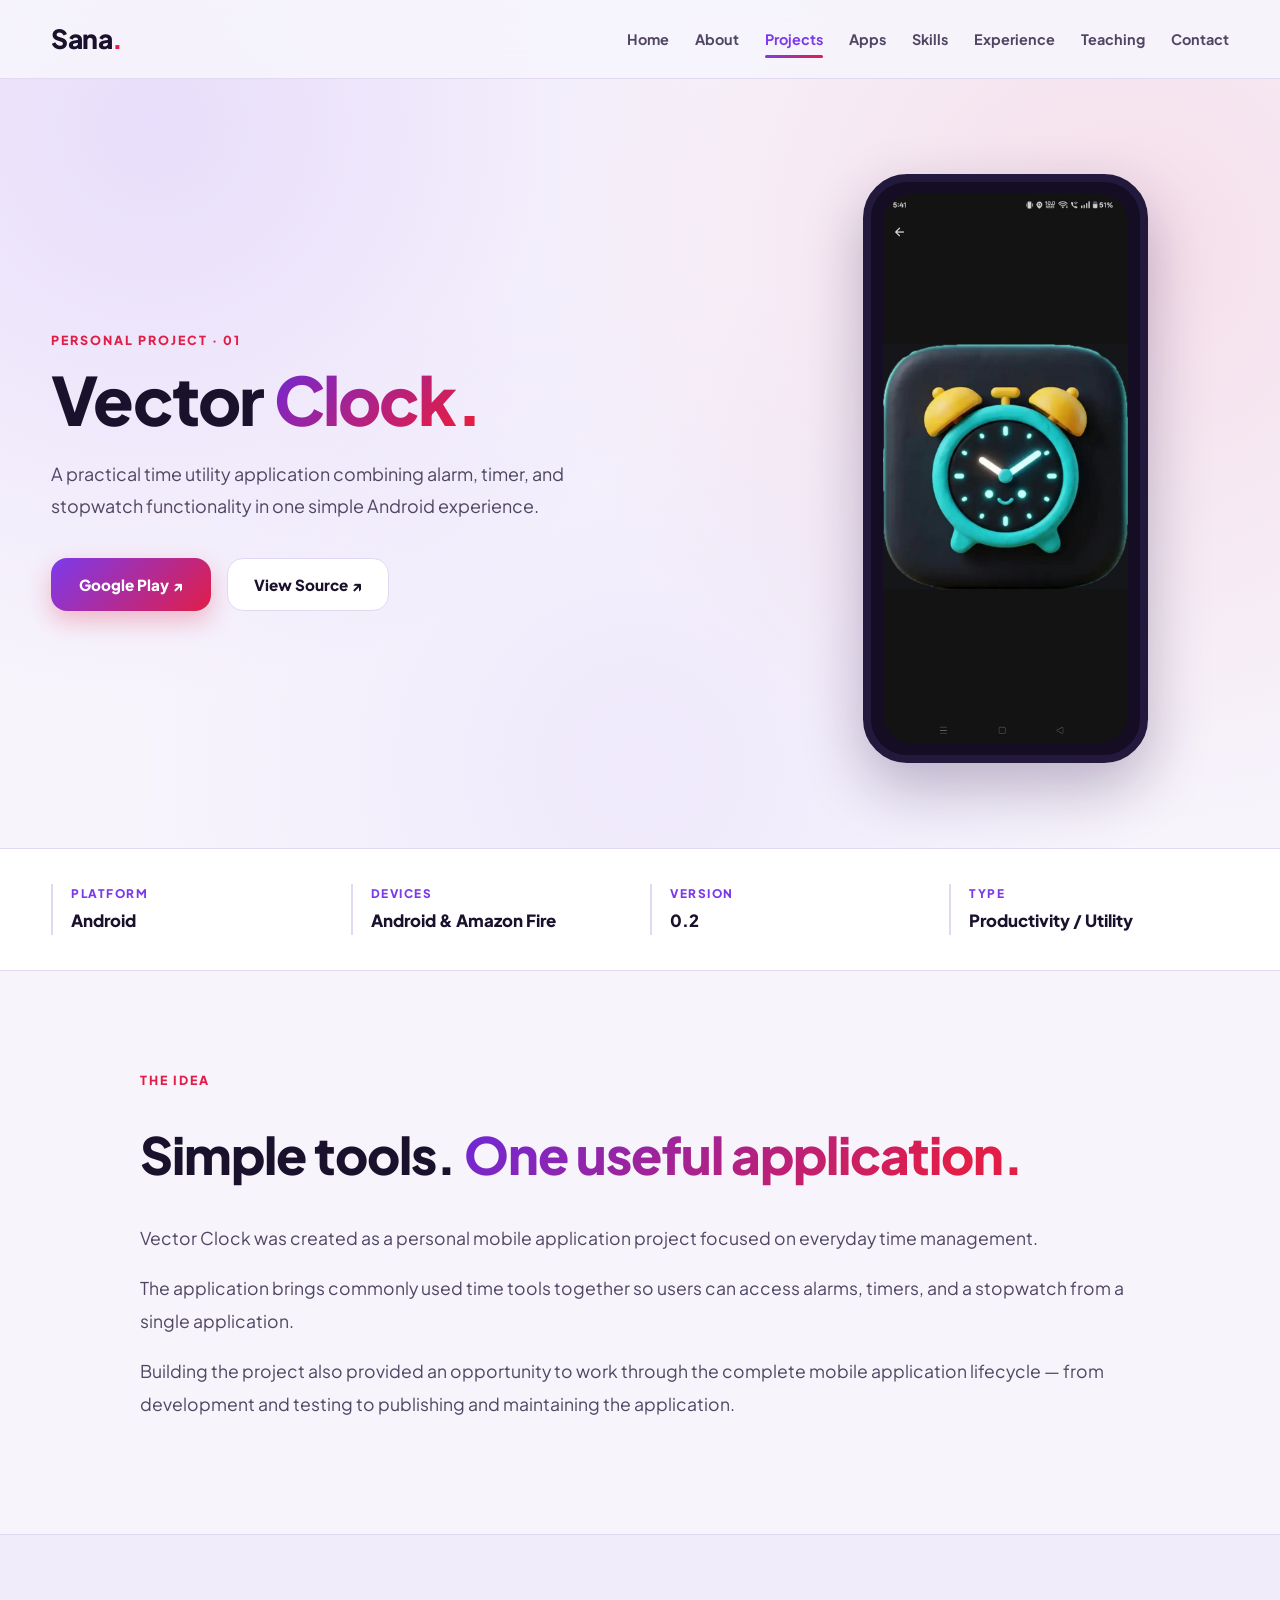
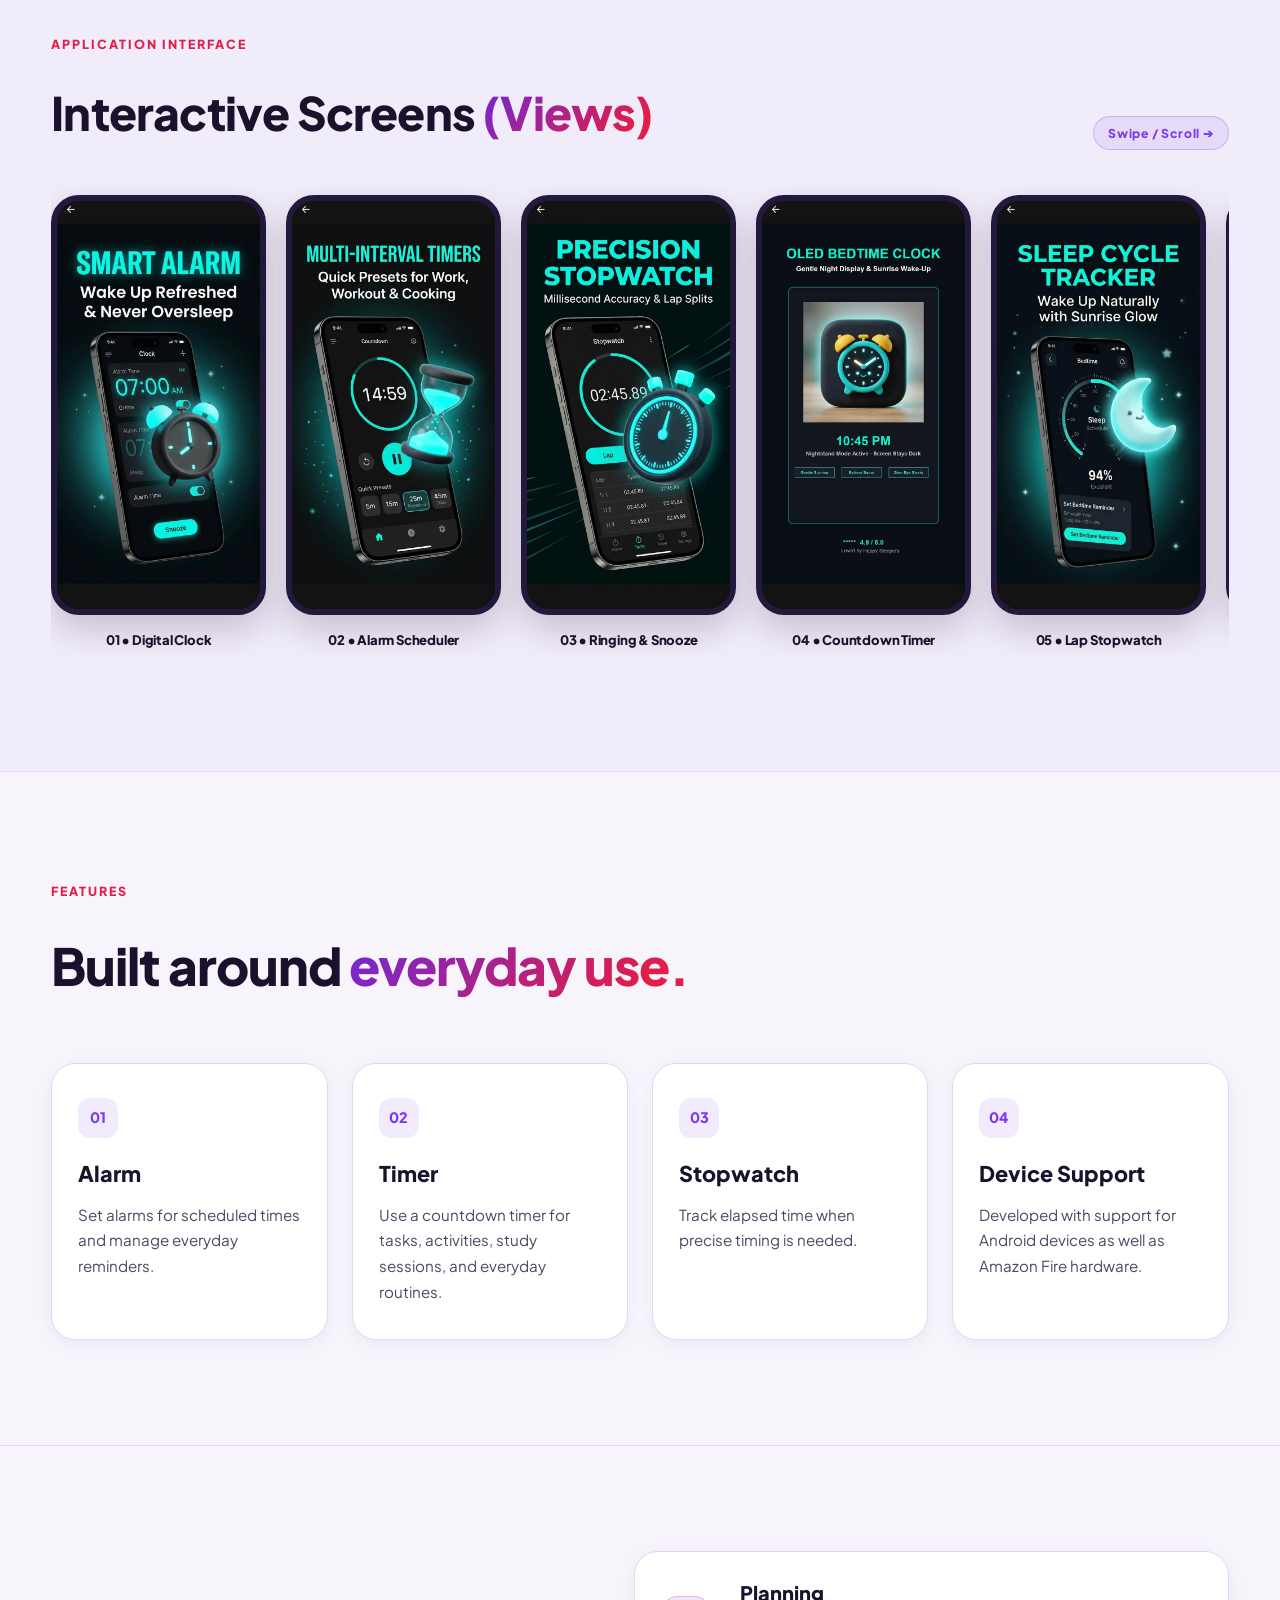
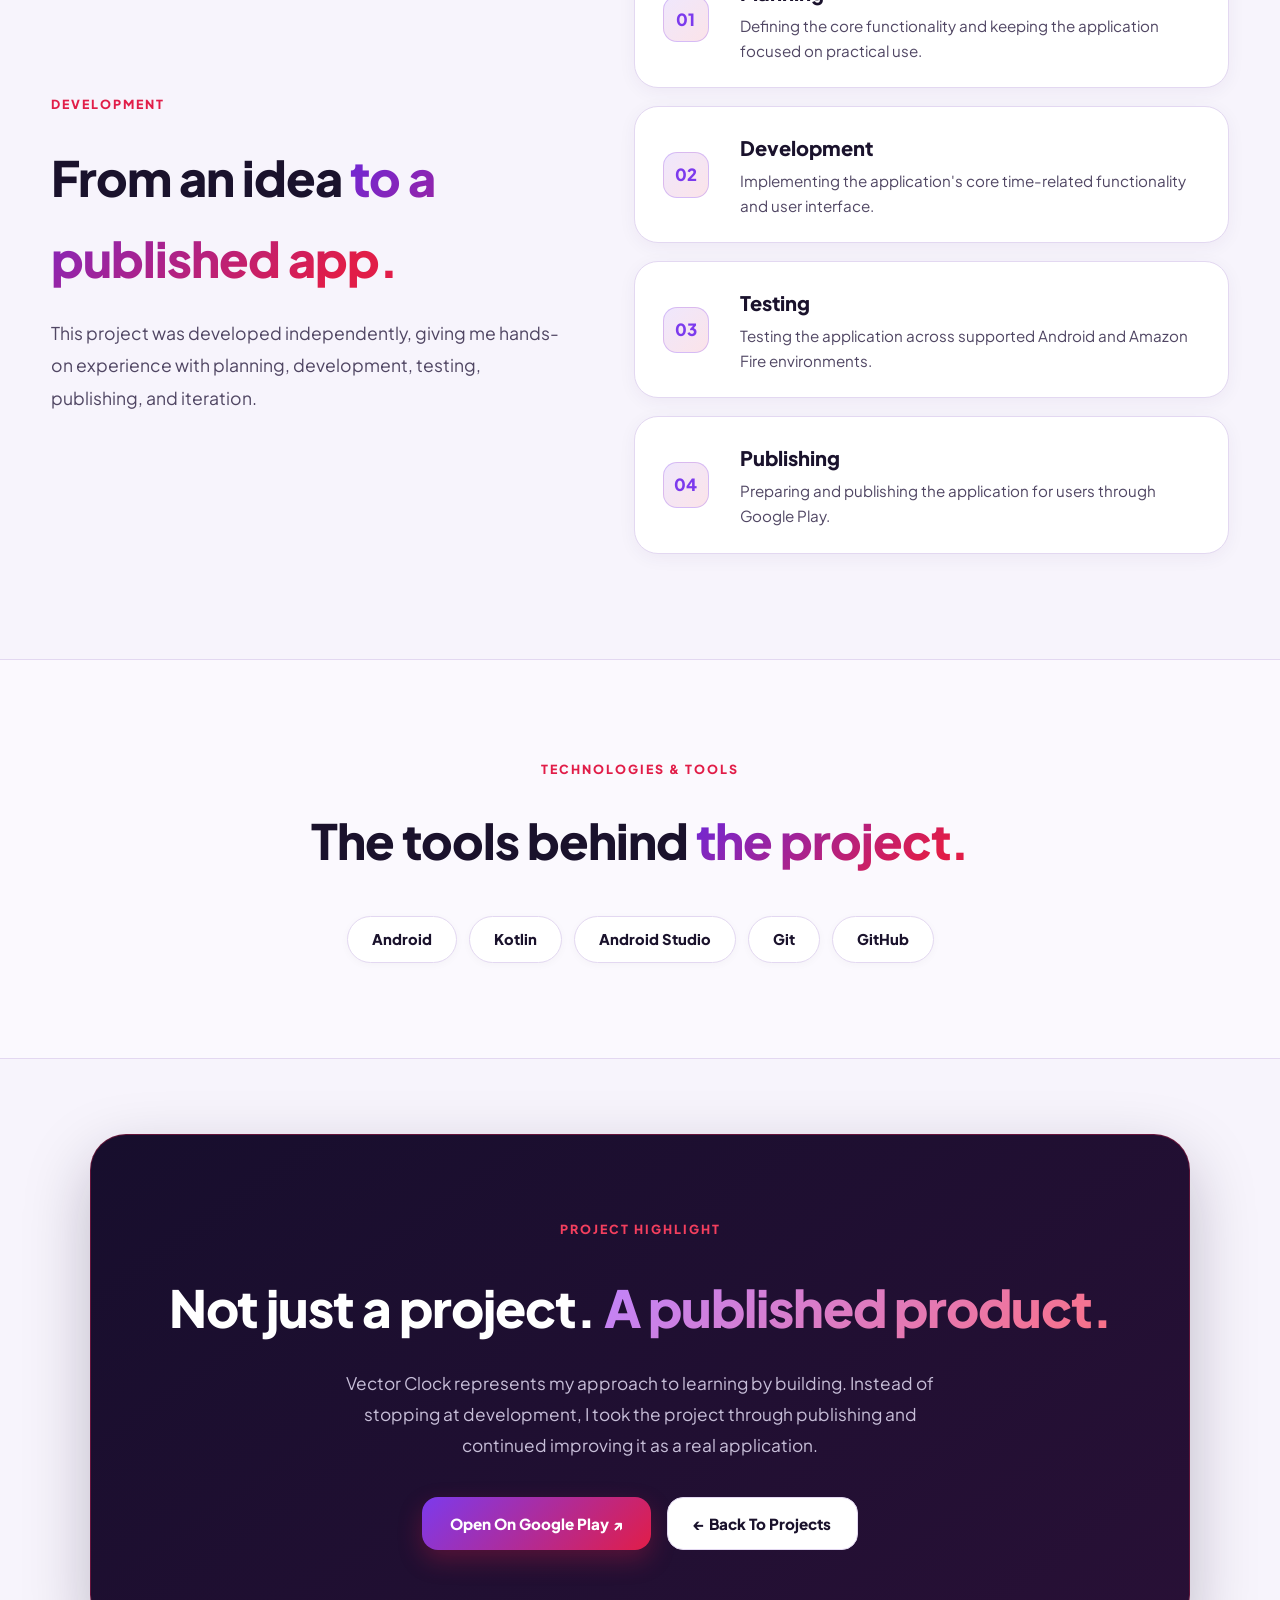
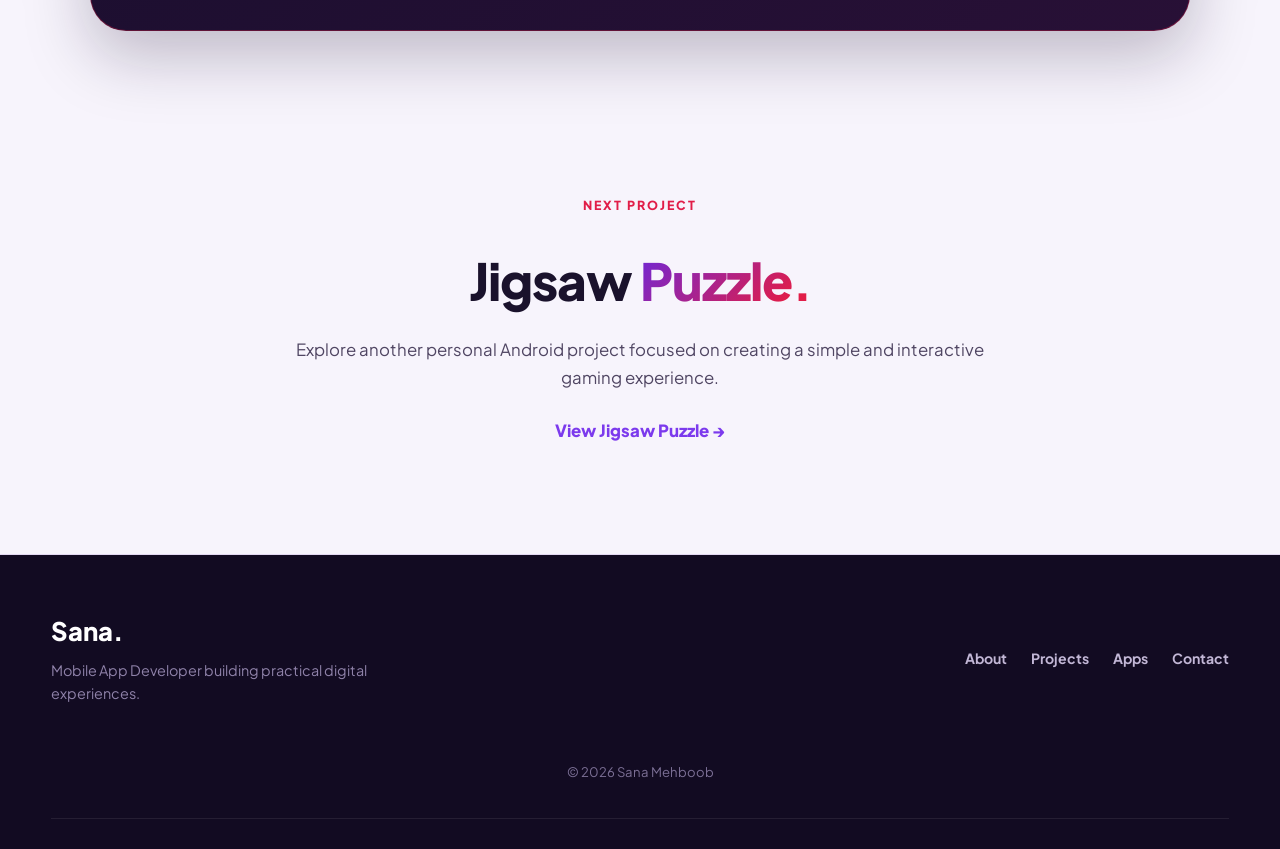
<file: vector-clock.html>
<!DOCTYPE html>
<html lang="en">

<head>
    <meta charset="UTF-8">
    <meta name="viewport" content="width=device-width, initial-scale=1.0">

    <title>Vector Clock | Sana Mehboob</title>

    <meta name="description"
        content="Vector Clock is a personal Android application featuring alarm, timer and stopwatch functionality, built by Sana Mehboob.">

    <meta name="color-scheme" content="light">

    <link rel="stylesheet" href="vector-clock.css">
</head>

<body>

    <!-- ================= NAVBAR ================= -->

    <header class="navbar">

        <div class="nav-container">

            <a href="index.html" class="logo">
                Sana<span>.</span>
            </a>

            <button class="menu-toggle" aria-label="Toggle navigation">
                ☰
            </button>

            <nav>
                <ul class="nav-menu">

                    <li><a href="index.html">Home</a></li>
                    <li><a href="about.html">About</a></li>
                    <li><a href="projects.html" class="active">Projects</a></li>
                    <li><a href="apps.html">Apps</a></li>
                    <li><a href="skills.html">Skills</a></li>
                    <li><a href="experience.html">Experience</a></li>
                    <li><a href="teaching.html">Teaching</a></li>
                    <li><a href="contact.html">Contact</a></li>

                </ul>
            </nav>

        </div>

    </header>


    <main>

        <!-- ================= PROJECT HERO ================= -->

        <section class="project-hero">

            <div class="project-hero-container">

                <div class="project-hero-content">

                    <span class="eyebrow">
                        PERSONAL PROJECT · 01
                    </span>

                    <h1>
                        Vector
                        <span>Clock.</span>
                    </h1>

                    <p>
                        A practical time utility application combining
                        alarm, timer, and stopwatch functionality in one
                        simple Android experience.
                    </p>

                    <div class="project-buttons">

                        <a href="https://play.google.com/store/apps/details?id=com.nextguidance.androidclock.alarmtimer.stopwatch&hl=en"
                           target="_blank"
                           rel="noopener noreferrer"
                           class="primary-button">
                            Google Play ↗
                        </a>

                        <a href="https://github.com/sanamehboob19/vector-clock"
                           target="_blank"
                           rel="noopener noreferrer"
                           class="secondary-button">
                            View Source ↗
                        </a>

                    </div>

                </div>


                <!-- HERO PHONE WITH REAL IMAGE -->
                <div class="project-hero-visual">

                    <div class="app-device">

                        <div class="device-screen">

                            <img src="images/clock-hero.jpeg" 
                                 alt="Vector Clock Hero App Screen" 
                                 class="hero-mockup-img"
                                 onerror="this.style.display='none'; this.nextElementSibling.style.display='block';">

                            <!-- Fallback if hero image is not yet in folder -->
                            <div class="device-screen-fallback" style="display:none;">
                                <span class="device-label">VECTOR CLOCK</span>
                                <div class="clock-display">10:24</div>
                                <div class="clock-date">TIME • TIMER • ALARM</div>
                                <div class="clock-actions">
                                    <span>Alarm</span>
                                    <span>Timer</span>
                                    <span>Stopwatch</span>
                                </div>
                            </div>

                        </div>

                    </div>

                </div>

            </div>

        </section>


        <!-- ================= QUICK INFO ================= -->

        <section class="project-meta">

            <div class="meta-container">

                <div class="meta-item">
                    <span>PLATFORM</span>
                    <strong>Android</strong>
                </div>

                <div class="meta-item">
                    <span>DEVICES</span>
                    <strong>Android & Amazon Fire</strong>
                </div>

                <div class="meta-item">
                    <span>VERSION</span>
                    <strong>0.2</strong>
                </div>

                <div class="meta-item">
                    <span>TYPE</span>
                    <strong>Productivity / Utility</strong>
                </div>

            </div>

        </section>


        <!-- ================= OVERVIEW ================= -->

        <section class="project-overview">

            <div class="overview-container">

                <div class="section-heading">

                    <span class="section-label">
                        THE IDEA
                    </span>

                    <h2>
                        Simple tools.
                        <span>One useful application.</span>
                    </h2>

                </div>


                <div class="overview-text">

                    <p>
                        Vector Clock was created as a personal mobile
                        application project focused on everyday time
                        management.
                    </p>

                    <p>
                        The application brings commonly used time tools
                        together so users can access alarms, timers, and
                        a stopwatch from a single application.
                    </p>

                    <p>
                        Building the project also provided an opportunity
                        to work through the complete mobile application
                        lifecycle — from development and testing to
                        publishing and maintaining the application.
                    </p>

                </div>

            </div>

        </section>


        <!-- ================= AT LEAST 8 IMAGES SHOWCASE GALLERY ================= -->

        <section class="app-screens-showcase">

            <div class="screens-container">

                <div class="screens-heading">
                    <div>
                        <span class="section-label">APPLICATION INTERFACE</span>
                        <h2>Interactive Screens <span>(Views)</span></h2>
                    </div>
                    <div class="swipe-hint">
                        Swipe / Scroll ➔
                    </div>
                </div>

                <!-- 8 SCREENSHOTS HORIZONTAL TRACK -->
                <div class="screens-track">

                    <!-- Screen 01 -->
                    <div class="screen-card">
                        <div class="screen-chassis">
                            <img src="images/clock-1.jpeg" alt="01 Digital Clock" class="screen-img" onerror="this.src='https://placehold.co/240x480/140d24/f43f5e?text=01+Digital+Clock';">
                        </div>
                        <span class="screen-caption">01 • Digital Clock</span>
                    </div>

                    <!-- Screen 02 -->
                    <div class="screen-card">
                        <div class="screen-chassis">
                            <img src="images/clock-2.jpeg" alt="02 Alarm Scheduler" class="screen-img" onerror="this.src='https://placehold.co/240x480/140d24/7c3aed?text=02+Alarm+Scheduler';">
                        </div>
                        <span class="screen-caption">02 • Alarm Scheduler</span>
                    </div>

                    <!-- Screen 03 -->
                    <div class="screen-card">
                        <div class="screen-chassis">
                            <img src="images/clock-3.jpeg" alt="03 Ringing and Snooze" class="screen-img" onerror="this.src='https://placehold.co/240x480/140d24/f43f5e?text=03+Ringing+Screen';">
                        </div>
                        <span class="screen-caption">03 • Ringing & Snooze</span>
                    </div>

                    <!-- Screen 04 -->
                    <div class="screen-card">
                        <div class="screen-chassis">
                            <img src="images/clock-4.jpeg" alt="04 Countdown Timer" class="screen-img" onerror="this.src='https://placehold.co/240x480/140d24/7c3aed?text=04+Timer+Mode';">
                        </div>
                        <span class="screen-caption">04 • Countdown Timer</span>
                    </div>

                    <!-- Screen 05 -->
                    <div class="screen-card">
                        <div class="screen-chassis">
                            <img src="images/clock-5.jpeg" alt="05 Lap Stopwatch" class="screen-img" onerror="this.src='https://placehold.co/240x480/140d24/f43f5e?text=05+Stopwatch+Lap';">
                        </div>
                        <span class="screen-caption">05 • Lap Stopwatch</span>
                    </div>

                    <!-- Screen 06 -->
                    <div class="screen-card">
                        <div class="screen-chassis">
                            <img src="images/clock-6.jpeg" alt="06 Amazon Fire Mode" class="screen-img" onerror="this.src='https://placehold.co/240x480/140d24/7c3aed?text=06+Fire+Tablet+UI';">
                        </div>
                        <span class="screen-caption">06 • Amazon Fire Mode</span>
                    </div>

                    <!-- Screen 07 -->
                    <div class="screen-card">
                        <div class="screen-chassis">
                            <img src="images/clock-7.jpeg" alt="07 Dark AMOLED Theme" class="screen-img" onerror="this.src='https://placehold.co/240x480/140d24/f43f5e?text=07+AMOLED+Dark';">
                        </div>
                        <span class="screen-caption">07 • Dark / AMOLED UI</span>
                    </div>

                    <!-- Screen 08 -->
                    <div class="screen-card">
                        <div class="screen-chassis">
                            <img src="images/clock-8.jpeg" alt="08 Custom Settings" class="screen-img" onerror="this.src='https://placehold.co/240x480/140d24/7c3aed?text=08+Preferences';">
                        </div>
                        <span class="screen-caption">08 • Custom Settings</span>
                    </div>

                </div>

            </div>

        </section>


        <!-- ================= FEATURES ================= -->

        <section class="features-section">

            <div class="features-container">

                <div class="features-heading">

                    <span class="section-label">
                        FEATURES
                    </span>

                    <h2>
                        Built around
                        <span>everyday use.</span>
                    </h2>

                </div>


                <div class="features-grid">

                    <article class="feature-card">
                        <span class="feature-number">01</span>
                        <h3>Alarm</h3>
                        <p>Set alarms for scheduled times and manage everyday reminders.</p>
                    </article>

                    <article class="feature-card">
                        <span class="feature-number">02</span>
                        <h3>Timer</h3>
                        <p>Use a countdown timer for tasks, activities, study sessions, and everyday routines.</p>
                    </article>

                    <article class="feature-card">
                        <span class="feature-number">03</span>
                        <h3>Stopwatch</h3>
                        <p>Track elapsed time when precise timing is needed.</p>
                    </article>

                    <article class="feature-card">
                        <span class="feature-number">04</span>
                        <h3>Device Support</h3>
                        <p>Developed with support for Android devices as well as Amazon Fire hardware.</p>
                    </article>

                </div>

            </div>

        </section>


        <!-- ================= DEVELOPMENT ================= -->

        <section class="development-section">

            <div class="development-container">

                <div class="development-content">

                    <span class="section-label">
                        DEVELOPMENT
                    </span>

                    <h2>
                        From an idea
                        <span>to a published app.</span>
                    </h2>

                    <p>
                        This project was developed independently, giving
                        me hands-on experience with planning, development,
                        testing, publishing, and iteration.
                    </p>

                </div>


                <div class="development-list">

                    <div class="development-item">
                        <span>01</span>
                        <div>
                            <h3>Planning</h3>
                            <p>Defining the core functionality and keeping the application focused on practical use.</p>
                        </div>
                    </div>

                    <div class="development-item">
                        <span>02</span>
                        <div>
                            <h3>Development</h3>
                            <p>Implementing the application's core time-related functionality and user interface.</p>
                        </div>
                    </div>

                    <div class="development-item">
                        <span>03</span>
                        <div>
                            <h3>Testing</h3>
                            <p>Testing the application across supported Android and Amazon Fire environments.</p>
                        </div>
                    </div>

                    <div class="development-item">
                        <span>04</span>
                        <div>
                            <h3>Publishing</h3>
                            <p>Preparing and publishing the application for users through Google Play.</p>
                        </div>
                    </div>

                </div>

            </div>

        </section>


        <!-- ================= TECHNOLOGIES ================= -->

        <section class="technology-section">

            <div class="technology-container">

                <span class="section-label">
                    TECHNOLOGIES & TOOLS
                </span>

                <h2>
                    The tools behind
                    <span>the project.</span>
                </h2>


                <div class="technology-list">
                    <span>Android</span>
                    <span>Kotlin</span>
                    <span>Android Studio</span>
                    <span>Git</span>
                    <span>GitHub</span>
                </div>

            </div>

        </section>


        <!-- ================= PROJECT HIGHLIGHT ================= -->

        <section class="project-highlight">

            <div class="highlight-container">

                <span class="section-label">
                    PROJECT HIGHLIGHT
                </span>

                <h2>
                    Not just a project.
                    <span>A published product.</span>
                </h2>

                <p>
                    Vector Clock represents my approach to learning by
                    building. Instead of stopping at development, I took
                    the project through publishing and continued improving
                    it as a real application.
                </p>

                <div class="highlight-actions">

                    <a href="https://play.google.com/store/apps/details?id=com.nextguidance.androidclock.alarmtimer.stopwatch&hl=en"
                       target="_blank"
                       rel="noopener noreferrer"
                       class="primary-button">
                        Open On Google Play ↗
                    </a>

                    <a href="projects.html"
                       class="secondary-button">
                        ← Back To Projects
                    </a>

                </div>

            </div>

        </section>


        <!-- ================= NEXT PROJECT ================= -->

        <section class="next-project">

            <div class="next-project-container">

                <span class="section-label">
                    NEXT PROJECT
                </span>

                <h2>
                    Jigsaw
                    <span>Puzzle.</span>
                </h2>

                <p>
                    Explore another personal Android project focused on
                    creating a simple and interactive gaming experience.
                </p>

                <a href="jigsaw-puzzle.html"
                   class="next-project-link">
                    View Jigsaw Puzzle →
                </a>

            </div>

        </section>

    </main>


    <!-- ================= FOOTER ================= -->

    <footer class="footer">

        <div class="footer-container">

            <div class="footer-brand">
                <a href="index.html">Sana.</a>
                <p>Mobile App Developer building practical digital experiences.</p>
            </div>

            <div class="footer-links">
                <a href="about.html">About</a>
                <a href="projects.html">Projects</a>
                <a href="apps.html">Apps</a>
                <a href="contact.html">Contact</a>
            </div>

            <div class="footer-copy">
                <p>© 2026 Sana Mehboob</p>
            </div>

        </div>

    </footer>


    <script src="script.js"></script>

</body>

</html>
</file>
<file: index.css>
/* =========================================================
   SANA MEHBOOB — MOBILE APP DEVELOPER PORTFOLIO (index.css)
   Theme: Dual-Tone Hybrid (Soft Pearl Mist + Deep Plum & Crimson)
   100% Mobile & Laptop Responsive | Zero Horizontal Overflow
========================================================= */

@import url('https://fonts.googleapis.com/css2?family=Plus+Jakarta+Sans:wght@300;400;500;600;700;800;900&display=swap');

/* --- COLOR SYSTEM & DESIGN VARIABLES --- */
:root {
    color-scheme: light;

    --bg-base: #f7f4fc;
    --bg-surface: #efe9f8;
    --bg-card: rgba(255, 255, 255, 0.92);
    --bg-card-hover: #ffffff;
    
    --dark-surface: #150e26;
    --dark-card: #1c1236;
    
    --purple-primary: #7c3aed;
    --purple-light: #a78bfa;
    --purple-soft: rgba(124, 58, 237, 0.1);
    
    --crimson-primary: #e11d48;
    --crimson-rose: #f43f5e;
    --crimson-soft: rgba(225, 29, 72, 0.1);
    
    --grad-primary: linear-gradient(135deg, #7c3aed 0%, #e11d48 100%);
    --grad-hover: linear-gradient(135deg, #6d28d9 0%, #be123c 100%);
    --grad-text: linear-gradient(135deg, #6d28d9 0%, #e11d48 85%);
    --grad-dark: linear-gradient(145deg, #170e2d 0%, #281036 100%);
    
    --text-heading: #1a122c;
    --text-body: #504663;
    --text-muted: #796e8e;
    --text-white: #ffffff;

    --border-subtle: #e3d8f1;
    --border-accent: rgba(124, 58, 237, 0.35);
    --border-crimson: rgba(225, 29, 72, 0.35);

    --shadow-sm: 0 4px 18px rgba(50, 20, 90, 0.05);
    --shadow-md: 0 12px 35px rgba(60, 25, 100, 0.08);
    --shadow-prominent: 0 18px 45px rgba(124, 58, 237, 0.14);
    --shadow-glow: 0 10px 30px rgba(225, 29, 72, 0.32);

    --radius-sm: 10px;
    --radius-md: 16px;
    --radius-lg: 24px;
    --radius-full: 9999px;

    --transition: all 0.3s cubic-bezier(0.16, 1, 0.3, 1);
}

* {
    margin: 0;
    padding: 0;
    box-sizing: border-box;
}

html, body {
    max-width: 100%;
    overflow-x: hidden; /* Screen horizontal scroll completely eliminated */
}

html {
    scroll-behavior: smooth;
    -webkit-text-size-adjust: 100%;
}

body {
    font-family: 'Plus Jakarta Sans', -apple-system, BlinkMacSystemFont, sans-serif;
    background-color: var(--bg-base);
    color: var(--text-body);
    line-height: 1.65;
    background-image: 
        radial-gradient(circle at 12% 14%, rgba(124, 58, 237, 0.12), transparent 42%),
        radial-gradient(circle at 88% 28%, rgba(225, 29, 72, 0.10), transparent 45%),
        radial-gradient(circle at 50% 85%, rgba(167, 139, 250, 0.10), transparent 50%);
    background-attachment: fixed;
}

a {
    text-decoration: none;
    color: inherit;
    transition: var(--transition);
}

.container {
    width: min(1200px, 92%);
    margin: 0 auto;
}

/* =========================================================
   NAVBAR
========================================================= */
.navbar {
    position: sticky;
    top: 0;
    z-index: 1000;
    background: rgba(247, 244, 252, 0.90);
    backdrop-filter: blur(18px);
    -webkit-backdrop-filter: blur(18px);
    border-bottom: 1px solid var(--border-subtle);
}

.nav-container {
    width: min(1200px, 92%);
    height: 74px;
    margin: 0 auto;
    display: flex;
    align-items: center;
    justify-content: space-between;
}

.logo {
    font-size: 1.6rem;
    font-weight: 900;
    letter-spacing: -0.5px;
    color: var(--text-heading);
}

.logo span {
    color: var(--crimson-primary);
}

.nav-menu {
    display: flex;
    align-items: center;
    gap: 24px;
}

.nav-menu a {
    color: var(--text-body);
    font-size: 0.9rem;
    font-weight: 700;
    position: relative;
    padding: 6px 0;
}

.nav-menu a:hover,
.nav-menu a.active {
    color: var(--purple-primary);
}

.nav-menu a.active::after {
    content: '';
    position: absolute;
    bottom: -4px;
    left: 0;
    width: 100%;
    height: 2.5px;
    background: var(--grad-primary);
    border-radius: var(--radius-full);
}

.nav-cta {
    padding: 10px 22px;
    font-size: 0.88rem;
    font-weight: 800;
    background: var(--grad-primary);
    color: var(--text-white);
    border-radius: var(--radius-full);
    box-shadow: 0 6px 20px rgba(225, 29, 72, 0.25);
}

.nav-cta:hover {
    transform: translateY(-2px);
    box-shadow: 0 10px 25px rgba(225, 29, 72, 0.4);
}

.menu-toggle {
    display: none;
    background: none;
    border: none;
    color: var(--text-heading);
    font-size: 1.6rem;
    cursor: pointer;
}

/* =========================================================
   HERO SECTION
========================================================= */
.hero {
    position: relative;
    padding: 85px 0 75px;
}

.hero-container {
    width: min(1200px, 92%);
    margin: 0 auto;
    display: grid;
    grid-template-columns: 1.2fr 0.8fr;
    align-items: center;
    gap: 50px;
}

.hero-tag {
    display: inline-flex;
    align-items: center;
    gap: 10px;
    padding: 6px 16px;
    background: rgba(124, 58, 237, 0.08);
    border: 1px solid rgba(124, 58, 237, 0.25);
    border-radius: var(--radius-full);
    color: var(--purple-primary);
    font-size: 0.74rem;
    font-weight: 800;
    letter-spacing: 1.4px;
    margin-bottom: 18px;
}

.live-dot {
    width: 8px;
    height: 8px;
    background: var(--crimson-primary);
    border-radius: 50%;
    box-shadow: 0 0 10px var(--crimson-primary);
    animation: liveBlink 1.8s infinite;
}

@keyframes liveBlink {
    0%, 100% { opacity: 1; transform: scale(1); }
    50% { opacity: 0.3; transform: scale(1.2); }
}

.hero h1 {
    font-size: clamp(2.4rem, 5vw, 4.2rem);
    font-weight: 900;
    line-height: 1.1;
    letter-spacing: -1.6px;
    color: var(--text-heading);
    margin-bottom: 18px;
}

.hero h1 em {
    font-style: normal;
    background: var(--grad-text);
    -webkit-background-clip: text;
    -webkit-text-fill-color: transparent;
}

.hero-text {
    font-size: 1.08rem;
    color: var(--text-body);
    line-height: 1.8;
    max-width: 540px;
    margin-bottom: 24px;
}

.hero-skills {
    display: flex;
    flex-wrap: wrap;
    gap: 8px;
    margin-bottom: 30px;
}

.hero-skills span {
    display: inline-flex;
    align-items: center;
    gap: 8px; /* Icon aur text ke darmiyan gap */
    padding: 7px 16px;
    background: #ffffff;
    border: 1px solid var(--border-subtle);
    border-radius: var(--radius-full);
    font-size: 0.82rem;
    font-weight: 800;
    color: var(--text-heading);
    box-shadow: var(--shadow-sm);
    transition: var(--transition);
}

.hero-skills span .skill-icon {
    flex-shrink: 0;
    transition: transform 0.25s ease;
}

.hero-skills span:hover {
    border-color: var(--purple-primary);
    color: var(--purple-primary);
    transform: translateY(-2px);
}

.hero-skills span:hover .skill-icon {
    transform: scale(1.18);
}

.hero-skills span:hover {
    border-color: var(--purple-primary);
    color: var(--purple-primary);
    transform: translateY(-2px);
}

.hero-actions {
    display: flex;
    align-items: center;
    gap: 14px;
    margin-bottom: 30px;
    flex-wrap: wrap;
}

/* Recruiter Button */
.btn-primary {
    display: inline-flex;
    align-items: center;
    gap: 8px;
    padding: 13px 28px;
    background: var(--grad-primary);
    color: var(--text-white);
    border-radius: var(--radius-md);
    font-weight: 800;
    font-size: 0.92rem;
    box-shadow: 0 8px 22px rgba(225, 29, 72, 0.28);
    transition: var(--transition);
}

.btn-primary:hover {
    background: var(--grad-hover);
    transform: translateY(-2px);
    box-shadow: 0 12px 30px rgba(225, 29, 72, 0.42);
}

.btn-hero-cta {
    padding: 15px 32px;
    font-size: 1rem;
    animation: heroGlow 3.5s infinite;
}

@keyframes heroGlow {
    0%, 100% { box-shadow: 0 8px 24px rgba(225, 29, 72, 0.3); }
    50% { box-shadow: 0 12px 34px rgba(225, 29, 72, 0.55), 0 0 0 6px rgba(124, 58, 237, 0.12); }
}

.btn-outline {
    padding: 13px 26px;
    border: 1.5px solid var(--border-subtle);
    background: rgba(255, 255, 255, 0.8);
    color: var(--text-heading);
    border-radius: var(--radius-md);
    font-weight: 800;
    font-size: 0.92rem;
}

.btn-outline:hover {
    background: #ffffff;
    border-color: var(--purple-primary);
    color: var(--purple-primary);
    transform: translateY(-2px);
}

.hero-note {
    display: flex;
    align-items: center;
    gap: 12px;
}

.note-line {
    width: 28px;
    height: 2.5px;
    background: var(--grad-primary);
    border-radius: var(--radius-full);
}

.hero-note p {
    font-size: 0.8rem;
    font-weight: 800;
    letter-spacing: 1.2px;
    text-transform: uppercase;
    color: var(--text-muted);
}

/* =========================================================
   HERO VISUAL (RESPONSIVE PHONE SHOWCASE)
========================================================= */
.hero-visual {
    position: relative;
    display: flex;
    justify-content: center;
    align-items: center;
    min-height: 480px;
    width: 100%;
}

.visual-background {
    position: absolute;
    width: 320px;
    height: 320px;
    background: radial-gradient(circle, rgba(225, 29, 72, 0.2) 0%, rgba(124, 58, 237, 0.22) 60%, transparent 75%);
    filter: blur(40px);
    border-radius: 50%;
}

/* =========================================================
   3-PHONE TRIO SHOWCASE (HERO VISUAL)
========================================================= */
.hero-visual {
    position: relative;
    display: flex;
    justify-content: center;
    align-items: center;
    min-height: 520px;
    width: 100%;
    perspective: 1200px;
}

.visual-background {
    position: absolute;
    width: 420px;
    height: 420px;
    background: radial-gradient(circle, rgba(225, 29, 72, 0.18) 0%, rgba(124, 58, 237, 0.22) 55%, transparent 75%);
    filter: blur(50px);
    border-radius: 50%;
    z-index: 1;
}

.phones-trio-stage {
    position: relative;
    z-index: 2;
    display: flex;
    justify-content: center;
    align-items: center;
    width: 100%;
    height: 500px;
}

/* Base Phone Shell */
.phone-mockup {
    position: absolute;
    width: 230px;
    height: 460px;
    background: #0f0a1d;
    border: 7px solid #23193d;
    border-radius: 38px;
    box-shadow: 0 25px 60px rgba(25, 10, 50, 0.35);
    overflow: hidden;
    display: flex;
    flex-direction: column;
    transition: transform 0.4s cubic-bezier(0.2, 0.9, 0.3, 1), box-shadow 0.4s ease;
}

/* Phone Top Notch */
.phone-notch {
    position: absolute;
    top: 0;
    left: 50%;
    transform: translateX(-50%);
    width: 70px;
    height: 14px;
    background: #23193d;
    border-bottom-left-radius: 10px;
    border-bottom-right-radius: 10px;
    z-index: 10;
}

/* Internal Mock Screens */
.mock-screen {
    width: 100%;
    height: 100%;
    border-radius: 28px;
    padding: 18px 12px 14px;
    display: flex;
    flex-direction: column;
    overflow: hidden;
    user-select: none;
}

.mock-status {
    display: flex;
    justify-content: space-between;
    font-size: 0.65rem;
    font-weight: 800;
    padding: 0 4px 6px;
}

/* --- 3D ANGLES FOR TRIO --- */
.phone-left {
    transform: translateX(-120px) translateY(18px) rotate(-8deg) scale(0.92);
    z-index: 2;
}

.phone-center {
    transform: translateX(0) translateY(-6px) scale(1.02);
    z-index: 5;
    box-shadow: 0 30px 70px rgba(35, 15, 65, 0.45);
    animation: centerPhoneFloat 5s ease-in-out infinite;
}

.phone-right {
    transform: translateX(120px) translateY(18px) rotate(8deg) scale(0.92);
    z-index: 2;
}

/* Hover Interactivity */
.phones-trio-stage:hover .phone-left {
    transform: translateX(-145px) translateY(12px) rotate(-11deg) scale(0.94);
}
.phones-trio-stage:hover .phone-right {
    transform: translateX(145px) translateY(12px) rotate(11deg) scale(0.94);
}
.phones-trio-stage:hover .phone-center {
    transform: translateX(0) translateY(-14px) scale(1.05);
}

@keyframes centerPhoneFloat {
    0%, 100% { transform: translateX(0) translateY(-6px) scale(1.02); }
    50% { transform: translateX(0) translateY(-16px) scale(1.02); }
}

/* =========================================================
   PHONE 1: ENGLISH FOR KIDS (GREEN / PURPLE THEME)
========================================================= */
.screen-kids-usa {
    background: linear-gradient(180deg, #dcfce7 0%, #ffffff 48%, #f3e8ff 100%);
    color: #14532d;
}

.screen-kids-usa .mock-status {
    color: #166534;
}

.kids-usa-banner {
    text-align: center;
    padding: 10px 0 6px;
    position: relative;
}

.bubble-sparkle {
    position: absolute;
    top: 0;
    right: 10px;
    font-size: 0.8rem;
}

.app-title-efk {
    font-size: 1.05rem;
    font-weight: 900;
    line-height: 1.15;
    color: #15803d;
    text-shadow: 0 1px 2px rgba(22, 101, 52, 0.15);
}

.app-title-efk span {
    color: #e11d48;
}

.cartoon-avatar-row {
    font-size: 1.6rem;
    margin: 4px 0 6px;
}

.kids-usa-list {
    display: flex;
    flex-direction: column;
    gap: 7px;
    margin-top: 4px;
}

.usa-row {
    display: flex;
    align-items: center;
    background: #ffffff;
    padding: 7px 10px;
    border-radius: 12px;
    border: 1px solid #e2e8f0;
    box-shadow: 0 2px 8px rgba(0, 0, 0, 0.04);
}

.row-ico {
    width: 24px;
    height: 24px;
    border-radius: 7px;
    display: grid;
    place-items: center;
    font-size: 0.75rem;
    margin-right: 8px;
}

.ico-purple { background: #ede9fe; }
.ico-orange { background: #ffedd5; }
.ico-green { background: #dcfce7; }
.ico-red { background: #ffe4e6; }

.row-txt {
    font-size: 0.76rem;
    font-weight: 800;
    color: #334155;
    flex: 1;
}

.row-arr {
    font-size: 0.9rem;
    color: #94a3b8;
    font-weight: 700;
}

/* =========================================================
   PHONE 2: KIDS LEARNING (VIBRANT FLAGSHIP)
========================================================= */
.screen-kids-learning {
    background: linear-gradient(180deg, #1e1236 0%, #170d2b 40%, #291244 100%);
    color: #ffffff;
}

.screen-kids-learning .mock-status {
    color: #c4b5fd;
}

.kl-header {
    text-align: center;
    padding: 4px 0 10px;
}

.kl-header h3 {
    font-size: 1.15rem;
    font-weight: 900;
    color: #fbbf24;
    letter-spacing: -0.2px;
    text-shadow: 0 2px 10px rgba(251, 191, 36, 0.35);
}

.kl-header p {
    font-size: 0.62rem;
    font-weight: 800;
    color: #e0e7ff;
    letter-spacing: 0.5px;
}

.kl-grid {
    display: grid;
    grid-template-columns: 1fr 1fr;
    gap: 7px;
    margin-bottom: 10px;
}

.kl-card {
    border-radius: 14px;
    padding: 10px 6px;
    text-align: center;
    display: flex;
    flex-direction: column;
    align-items: center;
    box-shadow: 0 4px 12px rgba(0, 0, 0, 0.2);
}

.kl-card .kl-ico {
    font-size: 1.1rem;
    margin-bottom: 2px;
}

.kl-card strong {
    font-size: 0.62rem;
    font-weight: 900;
    line-height: 1.1;
}

.card-abc {
    background: linear-gradient(135deg, #f87171, #ef4444);
    color: #ffffff;
}

.card-fruits {
    background: linear-gradient(135deg, #fbbf24, #f59e0b);
    color: #ffffff;
}

.card-numbers {
    background: linear-gradient(135deg, #34d399, #10b981);
    color: #ffffff;
}

.card-colors {
    background: linear-gradient(135deg, #a78bfa, #8b5cf6);
    color: #ffffff;
}

.kl-character-card {
    background: #ffffff;
    border-radius: 18px;
    padding: 6px;
    display: flex;
    flex-direction: column;
    align-items: center;
    margin-top: auto;
    box-shadow: 0 6px 18px rgba(0, 0, 0, 0.15);
    overflow: hidden;
    position: relative;
}

.lion-mascot {
    font-size: 2.1rem;
    line-height: 1;
    filter: drop-shadow(0 4px 6px rgba(0,0,0,0.15));
}

.kl-wave-bar {
    width: 100%;
    height: 5px;
    background: linear-gradient(90deg, #f87171, #fbbf24, #34d399, #a78bfa);
    border-radius: 10px;
    margin-top: 4px;
}

/* =========================================================
   PHONE 3: ENGLISH STORIES (DARK PLUM / GLOW THEME)
========================================================= */
.screen-stories {
    background: linear-gradient(180deg, #130a21 0%, #201035 50%, #0d0617 100%);
    color: #f1f5f9;
}

.screen-stories .mock-status {
    color: #a78bfa;
}

.stories-header {
    text-align: center;
    padding: 6px 0 8px;
}

.stories-header h4 {
    font-size: 1rem;
    font-weight: 900;
    color: #fb7185;
    margin-bottom: 4px;
}

.books-illustration {
    position: relative;
    display: inline-block;
    font-size: 1.8rem;
    margin: 2px 0 6px;
}

.books-glow {
    position: absolute;
    inset: -6px;
    background: radial-gradient(circle, rgba(244, 63, 94, 0.4), transparent 70%);
    border-radius: 50%;
    z-index: -1;
}

.stories-list {
    display: flex;
    flex-direction: column;
    gap: 7px;
}

.story-pill {
    display: flex;
    align-items: center;
    background: rgba(255, 255, 255, 0.08);
    border: 1px solid rgba(255, 255, 255, 0.12);
    padding: 7px 10px;
    border-radius: 11px;
    backdrop-filter: blur(8px);
}

.story-pill.pill-active {
    background: rgba(244, 63, 94, 0.2);
    border-color: rgba(244, 63, 94, 0.4);
}

.st-ico {
    font-size: 0.78rem;
    margin-right: 8px;
}

.st-txt {
    font-size: 0.74rem;
    font-weight: 800;
    color: #f8fafc;
    flex: 1;
}

.st-tag {
    font-size: 0.6rem;
    background: #e11d48;
    color: #ffffff;
    font-weight: 800;
    padding: 2px 6px;
    border-radius: 6px;
}

.st-arr {
    font-size: 0.88rem;
    color: #94a3b8;
}

/* =========================================================
   RESPONSIVE OPTIMIZATION (PREVENTS OVERFLOW)
========================================================= */
@media (max-width: 1024px) {
    .hero-visual {
        min-height: 480px;
    }
    .phone-mockup {
        width: 205px;
        height: 420px;
    }
    .phone-left {
        transform: translateX(-95px) translateY(16px) rotate(-7deg) scale(0.9);
    }
    .phone-right {
        transform: translateX(95px) translateY(16px) rotate(7deg) scale(0.9);
    }
}

@media (max-width: 600px) {
    .hero-visual {
        min-height: 430px;
        overflow: visible;
    }
    .phones-trio-stage {
        height: 410px;
    }
    .phone-mockup {
        width: 185px;
        height: 380px;
        border-width: 5px;
        border-radius: 30px;
    }
    /* Gently tuck side phones so zero horizontal scroll on mobile */
    .phone-left {
        transform: translateX(-65px) translateY(15px) rotate(-8deg) scale(0.85);
        opacity: 0.88;
    }
    .phone-right {
        transform: translateX(65px) translateY(15px) rotate(8deg) scale(0.85);
        opacity: 0.88;
    }
    .phone-center {
        transform: translateX(0) translateY(-4px) scale(0.98);
    }
    .floating-one { top: 5px; left: -10px; font-size: 0.68rem; padding: 5px 10px; }
    .floating-two { display: none; } /* Hide 1 badge on tiny screens for clean UI */
    .floating-three { bottom: 5px; right: -10px; font-size: 0.68rem; padding: 5px 10px; }
}





/* .phone-card {
    position: relative;
    z-index: 2;
    width: 260px;
    height: 485px;
    background: #140d24;
    border: 7px solid #23193d;
    border-radius: 40px;
    box-shadow: 0 25px 60px rgba(35, 15, 65, 0.28);
    padding: 14px;
    display: flex;
    flex-direction: column;
    justify-content: space-between;
    animation: floatPhone 6s ease-in-out infinite;
} */

.phone-top {
    display: flex;
    justify-content: space-between;
    color: #8b7fa5;
    font-size: 0.72rem;
    font-weight: 800;
    padding: 2px 6px 10px;
}

.phone-screen {
    flex: 1;
    background: linear-gradient(180deg, #1c1333 0%, #100a1f 100%);
    border-radius: 26px;
    padding: 20px 16px;
    border: 1px solid rgba(255, 255, 255, 0.06);
    display: flex;
    flex-direction: column;
    justify-content: center;
}

.app-small-label {
    font-size: 0.62rem;
    font-weight: 900;
    letter-spacing: 1.5px;
    color: var(--crimson-rose);
    margin-bottom: 6px;
}

.phone-screen h3 {
    font-size: 1.3rem;
    font-weight: 900;
    line-height: 1.2;
    color: var(--text-white);
    margin-bottom: 18px;
}

.app-icon-row {
    display: flex;
    gap: 8px;
    margin-bottom: 18px;
}

.app-icon {
    width: 38px;
    height: 38px;
    border-radius: 11px;
    display: grid;
    place-items: center;
    font-weight: 900;
    font-size: 0.88rem;
    color: var(--text-white);
}

.purple-icon {
    background: linear-gradient(135deg, #7c3aed, #5b21b6);
}

.lavender-icon {
    background: linear-gradient(135deg, #e11d48, #9f1239);
}

.crimson-icon {
    background: linear-gradient(135deg, #6d28d9, #be123c);
}

.phone-line {
    height: 1px;
    background: rgba(255, 255, 255, 0.08);
    margin-bottom: 14px;
}

.phone-info {
    display: grid;
    grid-template-columns: 1fr 1fr;
    gap: 10px;
}

.phone-info strong {
    display: block;
    font-size: 0.88rem;
    color: var(--text-white);
    font-weight: 900;
}

.phone-info small {
    font-size: 0.7rem;
    color: #8b7fa5;
}

.phone-bottom {
    display: flex;
    justify-content: center;
    gap: 6px;
    padding-top: 10px;
}

.phone-bottom span {
    width: 6px;
    height: 6px;
    border-radius: 50%;
    background: rgba(255, 255, 255, 0.2);
}

/* Floating Badges */
.floating-label {
    position: absolute;
    z-index: 3;
    padding: 8px 16px;
    background: rgba(255, 255, 255, 0.95);
    border: 1px solid var(--border-subtle);
    border-radius: var(--radius-md);
    color: var(--text-heading);
    font-size: 0.78rem;
    font-weight: 800;
    backdrop-filter: blur(10px);
    box-shadow: 0 10px 25px rgba(50, 20, 80, 0.12);
    display: flex;
    align-items: center;
    gap: 6px;
}

.floating-label span {
    color: var(--crimson-primary);
}

.floating-one {
    top: 35px;
    left: 15px;
    animation: floatBadge 5s ease-in-out infinite 0.5s;
}

.floating-two {
    top: 200px;
    right: 0;
    animation: floatBadge 5.5s ease-in-out infinite 1s;
}

.floating-three {
    bottom: 35px;
    left: 25px;
    animation: floatBadge 6s ease-in-out infinite 1.5s;
}

/* =========================================================
   INTRO SECTION
========================================================= */
/* =========================================================
   INTRO SECTION (GLASSMORPHIC ENGINEERING SHOWCASE)
========================================================= */
.intro {
    padding: 80px 0;
    position: relative;
}

/* Master Glass Container */
.intro-glass-card {
    background: linear-gradient(135deg, rgba(255, 255, 255, 0.95) 0%, rgba(247, 243, 253, 0.85) 100%);
    border: 1.5px solid var(--border-subtle);
    border-radius: 28px;
    padding: 55px 48px;
    box-shadow: 0 15px 40px rgba(124, 58, 237, 0.06);
    backdrop-filter: blur(16px);
    display: grid;
    grid-template-columns: 1.15fr 0.85fr;
    gap: 48px;
    align-items: center;
    position: relative;
    overflow: hidden;
}

/* Subtle background accent glow */
.intro-glass-card::before {
    content: '';
    position: absolute;
    top: -50px;
    right: -50px;
    width: 250px;
    height: 250px;
    background: radial-gradient(circle, rgba(225, 29, 72, 0.12), transparent 70%);
    border-radius: 50%;
    z-index: 0;
}

/* --- LEFT CONTENT --- */
.intro-left {
    position: relative;
    z-index: 1;
}

.intro-badge {
    display: inline-flex;
    align-items: center;
    gap: 8px;
    padding: 5px 14px;
    background: rgba(225, 29, 72, 0.08);
    border: 1px solid rgba(225, 29, 72, 0.22);
    border-radius: var(--radius-full);
    color: var(--crimson-primary);
    font-size: 0.72rem;
    font-weight: 900;
    letter-spacing: 1.5px;
    margin-bottom: 18px;
}

.badge-pulse {
    width: 7px;
    height: 7px;
    background: var(--crimson-primary);
    border-radius: 50%;
    box-shadow: 0 0 8px var(--crimson-primary);
}

.intro-left h2 {
    font-size: clamp(2rem, 3.2vw, 2.7rem);
    line-height: 1.18;
    color: var(--text-heading);
    font-weight: 900;
    letter-spacing: -0.8px;
    margin-bottom: 16px;
}

.intro-left h2 span {
    background: var(--grad-text);
    -webkit-background-clip: text;
    -webkit-text-fill-color: transparent;
}

.intro-left p {
    font-size: 1.02rem;
    color: var(--text-body);
    line-height: 1.8;
    margin-bottom: 26px;
    max-width: 520px;
}

/* Interactive CTA Link */
.intro-cta-link {
    display: inline-flex;
    align-items: center;
    gap: 12px;
    padding: 10px 22px;
    background: #ffffff;
    border: 1.5px solid var(--border-subtle);
    border-radius: var(--radius-full);
    color: var(--purple-primary);
    font-weight: 800;
    font-size: 0.9rem;
    box-shadow: var(--shadow-sm);
    transition: var(--transition);
}

.intro-arrow {
    width: 26px;
    height: 26px;
    border-radius: 50%;
    background: var(--purple-soft);
    display: grid;
    place-items: center;
    font-size: 0.95rem;
    transition: var(--transition);
}

.intro-cta-link:hover {
    border-color: var(--purple-primary);
    transform: translateX(4px);
    box-shadow: var(--shadow-md);
}

.intro-cta-link:hover .intro-arrow {
    background: var(--grad-primary);
    color: #ffffff;
    transform: translateX(3px);
}

/* --- RIGHT: 3 PILLAR CARDS --- */
.intro-pillars {
    position: relative;
    z-index: 1;
    display: flex;
    flex-direction: column;
    gap: 14px;
}

.pillar-item {
    display: flex;
    align-items: flex-start;
    gap: 16px;
    padding: 16px 20px;
    background: rgba(255, 255, 255, 0.85);
    border: 1px solid var(--border-subtle);
    border-radius: var(--radius-md);
    box-shadow: 0 4px 15px rgba(50, 20, 90, 0.03);
    transition: var(--transition);
}

.pillar-item:hover {
    background: #ffffff;
    transform: translateX(6px);
    border-color: rgba(124, 58, 237, 0.35);
    box-shadow: var(--shadow-sm);
}

.pillar-icon {
    width: 42px;
    height: 42px;
    border-radius: 12px;
    display: grid;
    place-items: center;
    font-size: 1.2rem;
    flex-shrink: 0;
}

.icon-arch {
    background: rgba(124, 58, 237, 0.1);
}

.icon-shield {
    background: rgba(225, 29, 72, 0.1);
}

.icon-ads {
    background: rgba(16, 185, 129, 0.1);
}

.pillar-info h4 {
    font-size: 0.98rem;
    font-weight: 800;
    color: var(--text-heading);
    margin-bottom: 2px;
}

.pillar-info p {
    font-size: 0.82rem;
    color: var(--text-muted);
    line-height: 1.5;
    margin: 0;
}

/* =========================================================
   RESPONSIVE ADJUSTMENTS
========================================================= */
@media (max-width: 1024px) {
    .intro-glass-card {
        grid-template-columns: 1fr;
        padding: 40px 30px;
        gap: 36px;
    }

    .intro-left p {
        max-width: 100%;
    }
}

@media (max-width: 600px) {
    .intro {
        padding: 50px 0;
    }

    .intro-glass-card {
        padding: 30px 18px;
        border-radius: 20px;
    }

    .intro-left h2 {
        font-size: 1.8rem;
    }

    .intro-cta-link {
        width: 100%;
        justify-content: space-between;
    }

    .pillar-item {
        padding: 14px 14px;
    }
}

.intro-container {
    display: grid;
    grid-template-columns: 240px 1fr;
    gap: 40px;
}

.intro-label, .section-label {
    font-size: 0.74rem;
    font-weight: 800;
    letter-spacing: 2px;
    color: var(--crimson-primary);
    text-transform: uppercase;
}

.intro-content h2 {
    font-size: clamp(1.9rem, 3.4vw, 2.6rem);
    line-height: 1.2;
    color: var(--text-heading);
    margin-bottom: 14px;
    font-weight: 900;
    letter-spacing: -0.6px;
}

.intro-content h2 span {
    background: var(--grad-text);
    -webkit-background-clip: text;
    -webkit-text-fill-color: transparent;
}

.intro-content p {
    font-size: 1.02rem;
    color: var(--text-body);
    line-height: 1.8;
    margin-bottom: 14px;
}

.text-link {
    display: inline-flex;
    align-items: center;
    color: var(--purple-primary);
    font-weight: 800;
    font-size: 0.92rem;
}

.text-link:hover {
    color: var(--crimson-primary);
    transform: translateX(4px);
}

/* =========================================================
   SERVICES / CAPABILITIES
========================================================= */
.services {
    padding: 85px 0;
}

.section-top {
    margin-bottom: 40px;
}

.section-top h2 {
    font-size: clamp(2rem, 3.8vw, 3rem);
    color: var(--text-heading);
    font-weight: 900;
    letter-spacing: -0.8px;
    margin-top: 6px;
}

.section-top h2 span {
    background: var(--grad-text);
    -webkit-background-clip: text;
    -webkit-text-fill-color: transparent;
}

.services-grid {
    display: grid;
    grid-template-columns: repeat(3, 1fr);
    gap: 24px;
}

.service-card {
    background: var(--bg-card);
    border: 1.5px solid var(--border-subtle);
    border-radius: var(--radius-lg);
    padding: 34px 26px;
    display: flex;
    flex-direction: column;
    justify-content: space-between;
    transition: var(--transition);
    box-shadow: var(--shadow-sm);
    position: relative;
    overflow: hidden;
}

.service-card::before {
    content: '';
    position: absolute;
    top: 0;
    left: 0;
    width: 100%;
    height: 4px;
    background: var(--grad-primary);
    opacity: 0;
    transition: var(--transition);
}

.service-card:hover {
    transform: translateY(-6px);
    background: var(--bg-card-hover);
    border-color: rgba(225, 29, 72, 0.35);
    box-shadow: var(--shadow-md);
}

.service-card:hover::before {
    opacity: 1;
}

.service-top {
    display: flex;
    justify-content: space-between;
    align-items: center;
    margin-bottom: 20px;
}

.service-number {
    font-size: 0.85rem;
    font-weight: 900;
    color: var(--text-muted);
}

.service-symbol {
    font-size: 1.4rem;
}

.service-card h3 {
    font-size: 1.3rem;
    color: var(--text-heading);
    margin-bottom: 10px;
    font-weight: 900;
}

.service-card p {
    color: var(--text-body);
    font-size: 0.94rem;
    line-height: 1.7;
    margin-bottom: 20px;
}

.service-card a {
    display: inline-flex;
    align-items: center;
    gap: 6px;
    font-weight: 800;
    font-size: 0.88rem;
    color: var(--purple-primary);
}

.service-card:hover a {
    color: var(--crimson-primary);
}

.featured-service {
    background: linear-gradient(145deg, rgba(255, 255, 255, 0.98), rgba(246, 235, 255, 0.75));
    border-color: rgba(124, 58, 237, 0.3);
}

/* =========================================================
   PROJECTS PREVIEW
========================================================= */
.projects-preview {
    padding: 85px 0;
    background: rgba(239, 233, 248, 0.6);
    border-top: 1px solid var(--border-subtle);
    border-bottom: 1px solid var(--border-subtle);
}

.projects-heading {
    display: flex;
    justify-content: space-between;
    align-items: flex-end;
    margin-bottom: 35px;
    flex-wrap: wrap;
    gap: 16px;
}

.projects-heading h2 {
    font-size: clamp(2rem, 3.8vw, 3rem);
    color: var(--text-heading);
    font-weight: 900;
    letter-spacing: -0.8px;
    margin-top: 6px;
}

.projects-heading h2 span {
    background: var(--grad-text);
    -webkit-background-clip: text;
    -webkit-text-fill-color: transparent;
}

.all-projects {
    font-size: 0.9rem;
    font-weight: 800;
    color: var(--crimson-primary);
    padding: 7px 16px;
    border-radius: var(--radius-full);
    background: rgba(225, 29, 72, 0.08);
}

.all-projects:hover {
    background: var(--crimson-primary);
    color: var(--text-white);
}

.projects-list {
    display: flex;
    flex-direction: column;
    gap: 18px;
}

.project-item {
    display: grid;
    grid-template-columns: 75px 1fr 50px;
    align-items: center;
    padding: 30px 36px;
    background: #ffffff;
    border: 1.5px solid var(--border-subtle);
    border-radius: var(--radius-lg);
    box-shadow: var(--shadow-sm);
    transition: var(--transition);
    position: relative;
    overflow: hidden;
}

.project-item::before {
    content: '';
    position: absolute;
    left: 0;
    top: 0;
    height: 100%;
    width: 4px;
    background: var(--grad-primary);
    opacity: 0;
    transition: var(--transition);
}

.project-item:hover {
    transform: translateY(-4px) translateX(4px);
    border-color: rgba(124, 58, 237, 0.4);
    box-shadow: var(--shadow-prominent);
}

.project-item:hover::before {
    opacity: 1;
}

.project-index {
    width: 48px;
    height: 48px;
    border-radius: 14px;
    background: rgba(124, 58, 237, 0.08);
    border: 1px solid rgba(124, 58, 237, 0.2);
    display: grid;
    place-items: center;
    font-size: 1.05rem;
    font-weight: 900;
    color: var(--purple-primary);
}

.project-item:hover .project-index {
    background: var(--grad-primary);
    color: var(--text-white);
}

.project-category {
    font-size: 0.72rem;
    font-weight: 900;
    letter-spacing: 1.6px;
    color: var(--crimson-primary);
    margin-bottom: 4px;
    text-transform: uppercase;
}

.project-main h3 {
    font-size: 1.45rem;
    color: var(--text-heading);
    font-weight: 900;
    letter-spacing: -0.4px;
    margin-bottom: 4px;
    line-height: 1.25;
}

.project-main p {
    color: var(--text-muted);
    font-size: 0.92rem;
    font-weight: 600;
}

.project-arrow {
    width: 44px;
    height: 44px;
    border-radius: 50%;
    background: #f7f4fc;
    border: 1px solid var(--border-subtle);
    display: grid;
    place-items: center;
    font-size: 1.15rem;
    color: var(--text-heading);
    transition: var(--transition);
}

.project-item:hover .project-arrow {
    background: var(--grad-primary);
    color: var(--text-white);
    border-color: transparent;
    transform: rotate(45deg);
}

/* =========================================================
   PRODUCTION APPS PREVIEW
========================================================= */
.apps-preview {
    padding: 85px 0;
}

.apps-container {
    display: grid;
    grid-template-columns: 1fr 1fr;
    align-items: center;
    gap: 50px;
}

.apps-text h2 {
    font-size: clamp(2rem, 3.8vw, 3rem);
    color: var(--text-heading);
    font-weight: 900;
    letter-spacing: -0.8px;
    margin: 8px 0 16px;
}

.apps-text h2 span {
    background: var(--grad-text);
    -webkit-background-clip: text;
    -webkit-text-fill-color: transparent;
}

.apps-text p {
    color: var(--text-body);
    font-size: 1.05rem;
    line-height: 1.8;
    margin-bottom: 28px;
}

.apps-stack {
    display: flex;
    flex-direction: column;
    gap: 14px;
}

.app-row {
    display: flex;
    align-items: center;
    justify-content: space-between;
    padding: 18px 24px;
    background: #ffffff;
    border: 1.5px solid var(--border-subtle);
    border-radius: var(--radius-md);
    box-shadow: var(--shadow-sm);
    transition: var(--transition);
}

.app-row:hover {
    transform: translateY(-3px);
    border-color: rgba(225, 29, 72, 0.4);
    box-shadow: var(--shadow-prominent);
}

.app-row-number {
    width: 34px;
    height: 34px;
    border-radius: 9px;
    background: rgba(124, 58, 237, 0.08);
    color: var(--purple-primary);
    display: grid;
    place-items: center;
    font-weight: 900;
    font-size: 0.8rem;
    flex-shrink: 0;
}

.app-row strong {
    font-size: 1.05rem;
    color: var(--text-heading);
    font-weight: 900;
    flex: 1;
    margin-left: 16px;
}

.app-row small {
    color: var(--purple-primary);
    background: rgba(124, 58, 237, 0.08);
    border: 1px solid rgba(124, 58, 237, 0.2);
    padding: 5px 13px;
    border-radius: var(--radius-full);
    font-size: 0.74rem;
    font-weight: 800;
    white-space: nowrap;
}

.app-row .chip-flagship {
    background: linear-gradient(135deg, #e11d48, #be123c);
    color: #ffffff;
    border: none;
    box-shadow: 0 4px 12px rgba(225, 29, 72, 0.35);
}

/* =========================================================
   FINAL CALL TO ACTION
========================================================= */
.final-cta {
    padding: 50px 0 90px;
}

.cta-box {
    background: var(--grad-dark);
    border: 1px solid rgba(225, 29, 72, 0.35);
    border-radius: 32px;
    padding: 65px 30px;
    text-align: center;
    position: relative;
    overflow: hidden;
    box-shadow: 0 25px 65px rgba(25, 10, 45, 0.25);
}

.cta-box .section-label {
    color: var(--crimson-rose);
}

.cta-box h2 {
    font-size: clamp(2rem, 3.8vw, 3.2rem);
    color: var(--text-white);
    font-weight: 900;
    letter-spacing: -0.8px;
    line-height: 1.2;
    margin: 12px 0 16px;
}

.cta-box h2 span {
    background: linear-gradient(135deg, #c084fc 0%, #fb7185 100%);
    -webkit-background-clip: text;
    -webkit-text-fill-color: transparent;
}

.cta-box p {
    color: #c7bed8;
    font-size: 1rem;
    max-width: 540px;
    margin: 0 auto 28px;
}

.btn-cta-main {
    padding: 14px 34px;
    font-size: 0.95rem;
}

/* =========================================================
   FOOTER
========================================================= */
footer {
    border-top: 1px solid var(--border-subtle);
    padding: 45px 0 30px;
    background: #120b22;
}

.footer-container {
    display: flex;
    justify-content: space-between;
    align-items: center;
    flex-wrap: wrap;
    gap: 24px;
    padding-bottom: 25px;
    border-bottom: 1px solid rgba(255, 255, 255, 0.08);
}

.footer-brand .logo {
    color: var(--text-white);
}

.footer-brand p {
    color: #8f82a9;
    font-size: 0.86rem;
    margin-top: 6px;
    max-width: 360px;
}

.footer-nav {
    display: flex;
    flex-wrap: wrap;
    gap: 20px;
}

.footer-nav a {
    color: #c2b7d6;
    font-size: 0.86rem;
    font-weight: 700;
}

.footer-nav a:hover {
    color: var(--crimson-rose);
}

.copyright {
    color: #7b6f95;
    font-size: 0.82rem;
    text-align: center;
    width: 100%;
    margin-top: 20px;
}

/* =========================================================
   ANIMATIONS
========================================================= */
@keyframes floatPhone {
    0% { transform: translateY(0px) rotate(2deg); }
    50% { transform: translateY(-12px) rotate(3.5deg); }
    100% { transform: translateY(0px) rotate(2deg); }
}

@keyframes floatBadge {
    0% { transform: translateY(0px); }
    50% { transform: translateY(-8px); }
    100% { transform: translateY(0px); }
}

/* =========================================================
   RESPONSIVENESS (Laptops, Tablets & Mobiles)
========================================================= */

/* --- TABLETS & SMALL LAPTOPS (<= 1024px) --- */
@media (max-width: 1024px) {
    .hero-container {
        grid-template-columns: 1fr;
        text-align: center;
        gap: 40px;
    }

    .hero-content {
        display: flex;
        flex-direction: column;
        align-items: center;
    }

    .hero-actions, .hero-skills, .hero-note {
        justify-content: center;
    }

    .services-grid {
        grid-template-columns: 1fr;
    }

    .apps-container {
        grid-template-columns: 1fr;
        gap: 36px;
    }

    .apps-text {
        text-align: center;
    }

    .apps-text p {
        margin: 0 auto 24px;
    }
}

/* --- MOBILE LANDSCAPE & TABLETS (<= 768px) --- */
@media (max-width: 768px) {
    .menu-toggle {
        display: block;
    }

    .nav-menu {
        position: absolute;
        top: 74px;
        left: 0;
        width: 100%;
        background: rgba(247, 244, 252, 0.98);
        flex-direction: column;
        padding: 22px 0;
        border-bottom: 1px solid var(--border-subtle);
        box-shadow: var(--shadow-md);
        display: none;
    }

    .nav-menu.show {
        display: flex;
    }

    .nav-cta {
        display: none;
    }

    .hero {
        padding: 50px 0 40px;
    }

    .intro {
        padding: 50px 0;
    }

    .intro-container {
        grid-template-columns: 1fr;
        gap: 16px;
        text-align: center;
    }

    .project-item {
        grid-template-columns: 46px 1fr 38px;
        padding: 22px 18px;
        gap: 14px;
    }

    .project-index {
        width: 40px;
        height: 40px;
        font-size: 0.95rem;
    }

    .project-main h3 {
        font-size: 1.25rem;
    }

    .project-arrow {
        width: 38px;
        height: 38px;
        font-size: 1rem;
    }

    .footer-container {
        flex-direction: column;
        align-items: center;
        text-align: center;
    }

    .footer-nav {
        justify-content: center;
    }
}

/* --- SMALL MOBILE PHONES (<= 480px) --- */
@media (max-width: 480px) {
    .hero {
        padding: 40px 0 30px;
    }

    .hero h1 {
        font-size: 2rem;
        letter-spacing: -0.6px;
    }

    .hero-text {
        font-size: 0.94rem;
    }

    .hero-actions {
        flex-direction: column;
        width: 100%;
        gap: 10px;
    }

    .btn-hero-cta,
    .btn-outline,
    .btn-primary {
        width: 100%;
        justify-content: center;
        padding: 13px 18px;
    }

    /* Phone Mockup Mobile Optimization */
    .hero-visual {
        min-height: 420px;
    }

    .phone-card {
        width: 225px;
        height: 420px;
        border-width: 6px;
        border-radius: 34px;
    }

    .phone-screen {
        padding: 14px 10px;
        border-radius: 22px;
    }

    .phone-screen h3 {
        font-size: 1.1rem;
        margin-bottom: 12px;
    }

    /* Keep floating badges from causing overflow */
    .floating-label {
        padding: 5px 10px;
        font-size: 0.7rem;
    }

    .floating-one { left: 0; top: 15px; }
    .floating-two { right: 0; top: 160px; }
    .floating-three { left: 0; bottom: 15px; }

    .project-item {
        grid-template-columns: 1fr auto;
        padding: 18px 14px;
    }

    .project-index {
        display: none;
    }

    .project-main h3 {
        font-size: 1.15rem;
    }

    .app-row {
        padding: 14px 16px;
        flex-wrap: wrap;
        gap: 10px;
    }

    .app-row strong {
        font-size: 0.95rem;
        margin-left: 10px;
        width: calc(100% - 50px);
    }

    .app-row small {
        margin-left: 44px;
        font-size: 0.72rem;
    }

    .cta-box {
        padding: 40px 18px;
        border-radius: 20px;
    }

    .cta-box h2 {
        font-size: 1.7rem;
    }
}



/* =========================================================
   HERO STATS STRIP (CLEAN & MODERN SCREENSHOT STYLE)
========================================================= */
.hero-stats-strip {
    display: flex;
    align-items: center;
    gap: 32px;
    margin-top: 26px;
    padding-top: 22px;
    border-top: 1.5px solid rgba(124, 58, 237, 0.12);
    flex-wrap: wrap;
}

.stat-col {
    display: flex;
    align-items: center;
    gap: 12px;
    transition: var(--transition);
}

.stat-col:hover {
    transform: translateY(-2px);
}

/* Gradient Glowing Icons */
.stat-icon {
    width: 46px;
    height: 46px;
    border-radius: 14px;
    display: grid;
    place-items: center;
    flex-shrink: 0;
    transition: var(--transition);
}

.icon-users {
    background: rgba(124, 58, 237, 0.08);
    color: #7c3aed;
    border: 1px solid rgba(124, 58, 237, 0.2);
}

.icon-folder {
    background: rgba(225, 29, 72, 0.08);
    color: #e11d48;
    border: 1px solid rgba(225, 29, 72, 0.2);
}

.icon-mobile {
    background: rgba(168, 85, 247, 0.08);
    color: #9333ea;
    border: 1px solid rgba(168, 85, 247, 0.2);
}

.stat-col:hover .stat-icon {
    transform: scale(1.08);
    box-shadow: 0 6px 16px rgba(124, 58, 237, 0.2);
}

/* Stat Numbers & Subtext */
.stat-text {
    display: flex;
    flex-direction: column;
}

.stat-text strong {
    font-size: 1.4rem;
    font-weight: 900;
    color: var(--text-heading);
    line-height: 1.1;
    letter-spacing: -0.5px;
}

.stat-text span {
    font-size: 0.78rem;
    font-weight: 700;
    color: var(--text-muted);
    margin-top: 2px;
    white-space: nowrap;
}

/* =========================================================
   RESPONSIVE (LAPTOP, TABLET & MOBILE)
========================================================= */
@media (max-width: 1024px) {
    .hero-stats-strip {
        justify-content: center;
        gap: 24px;
    }
}

@media (max-width: 580px) {
    .hero-stats-strip {
        display: grid;
        grid-template-columns: repeat(2, 1fr);
        gap: 16px 12px;
        width: 100%;
        padding-top: 18px;
    }

    /* Make the 3rd stat span full width or center nicely on mobile */
    .stat-col:nth-child(3) {
        grid-column: span 2;
        justify-content: center;
    }

    .stat-icon {
        width: 40px;
        height: 40px;
    }

    .stat-icon svg {
        width: 20px;
        height: 20px;
    }

    .stat-text strong {
        font-size: 1.2rem;
    }

    .stat-text span {
        font-size: 0.72rem;
    }
}
</file>
<file: about.css>
/* =========================================================
   SANA MEHBOOB — ABOUT ME PAGE STYLESHEET (about.css)
   Theme: Dual-Tone Hybrid (Soft Pearl Mist + Deep Plum & Crimson)
   100% Fully Responsive for Laptops, Tablets & Mobile Phones
========================================================= */

@import url('https://fonts.googleapis.com/css2?family=Plus+Jakarta+Sans:wght@300;400;500;600;700;800;900&display=swap');

/* --- COLOR SYSTEM & DESIGN VARIABLES --- */
:root {
    color-scheme: light;

    --bg-base: #f7f4fc;
    --bg-surface: #efe9f8;
    --bg-card: rgba(255, 255, 255, 0.92);
    --bg-card-hover: #ffffff;
    
    --dark-surface: #150e26;
    --dark-card: #1c1236;
    
    --purple-primary: #7c3aed;
    --purple-light: #a78bfa;
    --purple-soft: rgba(124, 58, 237, 0.1);
    
    --crimson-primary: #e11d48;
    --crimson-rose: #f43f5e;
    --crimson-soft: rgba(225, 29, 72, 0.1);
    
    --grad-primary: linear-gradient(135deg, #7c3aed 0%, #e11d48 100%);
    --grad-hover: linear-gradient(135deg, #6d28d9 0%, #be123c 100%);
    --grad-text: linear-gradient(135deg, #6d28d9 0%, #e11d48 85%);
    --grad-dark: linear-gradient(145deg, #170e2d 0%, #281036 100%);
    
    --text-heading: #1a122c;
    --text-body: #504663;
    --text-muted: #796e8e;
    --text-white: #ffffff;

    --border-subtle: #e3d8f1;
    --border-hover: rgba(225, 29, 72, 0.35);
    --border-accent: rgba(124, 58, 237, 0.35);

    --shadow-sm: 0 4px 18px rgba(50, 20, 90, 0.05);
    --shadow-md: 0 12px 35px rgba(60, 25, 100, 0.08);
    --shadow-prominent: 0 18px 45px rgba(124, 58, 237, 0.14);

    --radius-sm: 10px;
    --radius-md: 16px;
    --radius-lg: 24px;
    --radius-full: 9999px;

    --transition: all 0.3s cubic-bezier(0.16, 1, 0.3, 1);
}

* {
    margin: 0;
    padding: 0;
    box-sizing: border-box;
}

html, body {
    max-width: 100%;
    overflow-x: hidden;
}

html {
    scroll-behavior: smooth;
    -webkit-text-size-adjust: 100%;
}

body {
    font-family: 'Plus Jakarta Sans', -apple-system, BlinkMacSystemFont, sans-serif;
    background-color: var(--bg-base);
    color: var(--text-body);
    line-height: 1.65;
    background-image: 
        radial-gradient(circle at 12% 14%, rgba(124, 58, 237, 0.12), transparent 42%),
        radial-gradient(circle at 88% 28%, rgba(225, 29, 72, 0.10), transparent 45%),
        radial-gradient(circle at 50% 85%, rgba(167, 139, 250, 0.10), transparent 50%);
    background-attachment: fixed;
}

a {
    text-decoration: none;
    color: inherit;
    transition: var(--transition);
}

.container {
    width: min(1200px, 92%);
    margin: 0 auto;
}

/* Section Labels & Headings */
.eyebrow, .section-label {
    display: inline-block;
    font-size: 0.74rem;
    font-weight: 800;
    letter-spacing: 2px;
    color: var(--crimson-primary);
    text-transform: uppercase;
    margin-bottom: 10px;
}

.section-heading {
    text-align: center;
    max-width: 750px;
    margin: 0 auto 50px;
}

.section-heading h2 {
    font-size: clamp(2rem, 3.6vw, 2.8rem);
    font-weight: 900;
    color: var(--text-heading);
    letter-spacing: -0.8px;
    margin-top: 6px;
    line-height: 1.2;
}

/* =========================================================
   NAVBAR
========================================================= */
.navbar {
    position: sticky;
    top: 0;
    z-index: 1000;
    background: rgba(247, 244, 252, 0.90);
    backdrop-filter: blur(18px);
    -webkit-backdrop-filter: blur(18px);
    border-bottom: 1px solid var(--border-subtle);
}

.nav-container {
    width: min(1200px, 92%);
    height: 74px;
    margin: 0 auto;
    display: flex;
    align-items: center;
    justify-content: space-between;
}

.logo {
    font-size: 1.6rem;
    font-weight: 900;
    letter-spacing: -0.5px;
    color: var(--text-heading);
}

.logo span {
    color: var(--crimson-primary);
}

.nav-menu {
    display: flex;
    align-items: center;
    gap: 24px;
}

.nav-menu a {
    color: var(--text-body);
    font-size: 0.9rem;
    font-weight: 700;
    position: relative;
    padding: 6px 0;
}

.nav-menu a:hover,
.nav-menu a.active {
    color: var(--purple-primary);
}

.nav-menu a.active::after {
    content: '';
    position: absolute;
    bottom: -4px;
    left: 0;
    width: 100%;
    height: 2.5px;
    background: var(--grad-primary);
    border-radius: var(--radius-full);
}

.nav-cta {
    padding: 9px 20px;
    font-size: 0.86rem;
    font-weight: 800;
    background: var(--grad-primary);
    color: var(--text-white);
    border-radius: var(--radius-full);
    box-shadow: 0 6px 20px rgba(225, 29, 72, 0.25);
    transition: var(--transition);
}

.nav-cta:hover {
    transform: translateY(-2px);
    box-shadow: 0 10px 25px rgba(225, 29, 72, 0.4);
}

.menu-toggle {
    display: none;
    background: none;
    border: none;
    color: var(--text-heading);
    font-size: 1.6rem;
    cursor: pointer;
}

/* =========================================================
   ABOUT HERO SECTION
========================================================= */
.about-hero {
    position: relative;
    padding: 85px 0 75px;
    border-bottom: 1px solid var(--border-subtle);
}

.about-hero-container {
    width: min(1200px, 92%);
    margin: 0 auto;
    display: grid;
    grid-template-columns: 1.22fr 0.78fr;
    align-items: center;
    gap: 50px;
}

.hero-eyebrow-badge {
    display: inline-flex;
    align-items: center;
    gap: 8px;
    padding: 6px 15px;
    background: rgba(124, 58, 237, 0.08);
    border: 1px solid rgba(124, 58, 237, 0.22);
    border-radius: var(--radius-full);
    color: var(--purple-primary);
    font-size: 0.72rem;
    font-weight: 800;
    letter-spacing: 1.4px;
    margin-bottom: 18px;
}

.live-pulse {
    width: 7px;
    height: 7px;
    background: var(--crimson-primary);
    border-radius: 50%;
    box-shadow: 0 0 8px var(--crimson-primary);
}

.about-hero-content h1 {
    font-size: clamp(2.3rem, 4.6vw, 3.8rem);
    font-weight: 900;
    line-height: 1.12;
    letter-spacing: -1.4px;
    color: var(--text-heading);
    margin-bottom: 18px;
}

.about-hero-content h1 span {
    background: var(--grad-text);
    -webkit-background-clip: text;
    -webkit-text-fill-color: transparent;
}

.about-hero-content p {
    font-size: 1.05rem;
    color: var(--text-body);
    line-height: 1.78;
    max-width: 580px;
    margin-bottom: 28px;
}

.hero-quick-stats {
    display: flex;
    flex-wrap: wrap;
    gap: 16px;
}

.stat-pill {
    padding: 12px 20px;
    background: #ffffff;
    border: 1.5px solid var(--border-subtle);
    border-radius: var(--radius-md);
    box-shadow: var(--shadow-sm);
    display: flex;
    flex-direction: column;
    min-width: 140px;
    transition: var(--transition);
}

.stat-pill:hover {
    transform: translateY(-2px);
    border-color: rgba(124, 58, 237, 0.35);
}

.stat-pill strong {
    font-size: 1.45rem;
    font-weight: 900;
    line-height: 1.1;
    color: var(--purple-primary);
}

.stat-pill span {
    font-size: 0.75rem;
    font-weight: 800;
    color: var(--text-muted);
    margin-top: 2px;
}

/* Architectural HUD Card */
.about-hero-card {
    background: var(--grad-dark);
    border: 1px solid rgba(225, 29, 72, 0.35);
    border-radius: var(--radius-lg);
    padding: 34px 28px;
    box-shadow: 0 25px 55px rgba(25, 10, 45, 0.3);
    position: relative;
    overflow: hidden;
}

.hud-glow {
    position: absolute;
    top: -60px;
    right: -60px;
    width: 220px;
    height: 220px;
    background: radial-gradient(circle, rgba(225, 29, 72, 0.3), transparent 70%);
    border-radius: 50%;
    z-index: 0;
}

.about-hero-card::before {
    content: '';
    position: absolute;
    top: 0;
    left: 0;
    width: 100%;
    height: 3.5px;
    background: var(--grad-primary);
}

.hero-card-header {
    display: inline-flex;
    align-items: center;
    gap: 8px;
    padding: 5px 12px;
    background: rgba(16, 185, 129, 0.12);
    border: 1px solid rgba(16, 185, 129, 0.35);
    border-radius: var(--radius-full);
    margin-bottom: 16px;
    position: relative;
    z-index: 1;
}

.live-dot {
    width: 8px;
    height: 8px;
    border-radius: 50%;
    background: #10b981;
    box-shadow: 0 0 10px #10b981;
    animation: liveBlink 1.8s infinite;
}

@keyframes liveBlink {
    0%, 100% { opacity: 1; transform: scale(1); }
    50% { opacity: 0.4; transform: scale(1.2); }
}

.card-status-label {
    font-size: 0.7rem;
    font-weight: 900;
    color: #10b981;
    letter-spacing: 1.2px;
}

.hero-card-body {
    position: relative;
    z-index: 1;
}

.hero-card-body h3 {
    font-size: 1.35rem;
    font-weight: 900;
    color: var(--text-white);
    margin-bottom: 8px;
    line-height: 1.3;
}

.hero-card-body p {
    font-size: 0.9rem;
    color: #c7bed8;
    line-height: 1.65;
    margin-bottom: 20px;
}

.hud-metrics {
    display: grid;
    grid-template-columns: repeat(3, 1fr);
    gap: 8px;
    padding: 12px;
    background: rgba(255, 255, 255, 0.05);
    border: 1px solid rgba(255, 255, 255, 0.1);
    border-radius: 12px;
    margin-bottom: 18px;
    position: relative;
    z-index: 1;
}

.metric-box {
    display: flex;
    flex-direction: column;
    text-align: center;
}

.metric-box .m-val {
    font-size: 0.95rem;
    font-weight: 900;
    color: #ffffff;
}

.metric-box .m-lbl {
    font-size: 0.68rem;
    font-weight: 700;
    color: var(--purple-light);
    margin-top: 2px;
}

.hero-card-chips {
    display: flex;
    flex-wrap: wrap;
    gap: 8px;
    position: relative;
    z-index: 1;
}

.hero-card-chips span {
    font-size: 0.74rem;
    font-weight: 800;
    padding: 5px 12px;
    background: rgba(255, 255, 255, 0.08);
    border: 1px solid rgba(255, 255, 255, 0.14);
    border-radius: var(--radius-full);
    color: #ffffff;
}

/* =========================================================
   MY STORY SECTION
========================================================= */
.about-story {
    padding: 90px 0;
    background: rgba(255, 255, 255, 0.45);
    border-bottom: 1px solid var(--border-subtle);
}

.story-grid {
    display: grid;
    grid-template-columns: 1.15fr 0.85fr;
    gap: 50px;
    align-items: center;
}

.story-text p {
    color: var(--text-body);
    font-size: 1.04rem;
    line-height: 1.8;
    margin-bottom: 18px;
}

.story-text p strong {
    color: var(--text-heading);
}

.story-quote-card {
    margin-top: 26px;
    padding: 22px 24px 22px 26px;
    background: #ffffff;
    border-left: 4px solid var(--crimson-primary);
    border-radius: 0 16px 16px 0;
    box-shadow: var(--shadow-sm);
    position: relative;
}

.quote-symbol {
    font-size: 2.2rem;
    line-height: 1;
    color: var(--purple-light);
    font-family: Georgia, serif;
    display: block;
    margin-bottom: 4px;
}

.story-quote-card p {
    font-size: 0.95rem;
    font-style: italic;
    color: var(--text-heading);
    font-weight: 700;
    line-height: 1.6;
    margin: 0;
}

.story-highlight {
    display: flex;
    flex-direction: column;
    gap: 16px;
}

.highlight-card {
    background: #ffffff;
    border: 1.5px solid var(--border-subtle);
    border-radius: var(--radius-md);
    padding: 22px 24px;
    display: flex;
    gap: 18px;
    align-items: flex-start;
    box-shadow: var(--shadow-sm);
    transition: var(--transition);
}

.highlight-card:hover {
    transform: translateX(6px);
    border-color: rgba(124, 58, 237, 0.4);
    box-shadow: var(--shadow-prominent);
}

.highlight-no {
    width: 38px;
    height: 38px;
    border-radius: 10px;
    background: rgba(124, 58, 237, 0.08);
    color: var(--purple-primary);
    font-size: 0.88rem;
    font-weight: 900;
    display: grid;
    place-items: center;
    flex-shrink: 0;
}

.highlight-card:hover .highlight-no {
    background: var(--grad-primary);
    color: var(--text-white);
}

.highlight-content h3 {
    font-size: 1.15rem;
    font-weight: 900;
    color: var(--text-heading);
    margin-bottom: 4px;
}

.highlight-content p {
    color: var(--text-muted);
    font-size: 0.88rem;
    line-height: 1.55;
}

/* =========================================================
   JOURNEY ROADMAP (CONNECTED TIMELINE TRACK)
========================================================= */
.journey-section {
    padding: 90px 0;
    background: rgba(239, 233, 248, 0.5);
    border-bottom: 1px solid var(--border-subtle);
}

.timeline-container {
    max-width: 860px;
    margin: 0 auto;
    position: relative;
    display: flex;
    flex-direction: column;
    gap: 20px;
}

.timeline-container::before {
    content: '';
    position: absolute;
    top: 25px;
    bottom: 25px;
    left: 24px;
    width: 2px;
    background: linear-gradient(180deg, var(--purple-primary) 0%, var(--crimson-primary) 100%);
    z-index: 1;
}

.timeline-item {
    display: flex;
    align-items: flex-start;
    gap: 24px;
    position: relative;
    z-index: 2;
}

.timeline-node {
    width: 48px;
    height: 48px;
    border-radius: 14px;
    background: #ffffff;
    border: 2px solid var(--purple-primary);
    display: grid;
    place-items: center;
    box-shadow: 0 4px 14px rgba(124, 58, 237, 0.2);
    flex-shrink: 0;
}

.timeline-node span {
    font-size: 0.95rem;
    font-weight: 900;
    color: var(--purple-primary);
}

.timeline-card {
    flex: 1;
    background: #ffffff;
    border: 1.5px solid var(--border-subtle);
    border-radius: var(--radius-md);
    padding: 24px 28px;
    box-shadow: var(--shadow-sm);
    transition: var(--transition);
}

.timeline-item:hover .timeline-card {
    transform: translateX(6px);
    border-color: rgba(225, 29, 72, 0.4);
    box-shadow: var(--shadow-prominent);
}

.timeline-item:hover .timeline-node {
    background: var(--grad-primary);
    border-color: transparent;
}

.timeline-item:hover .timeline-node span {
    color: var(--text-white);
}

.journey-tag {
    font-size: 0.68rem;
    font-weight: 900;
    letter-spacing: 1.4px;
    color: var(--crimson-primary);
    text-transform: uppercase;
}

.timeline-card h3 {
    font-size: 1.25rem;
    font-weight: 900;
    color: var(--text-heading);
    margin: 4px 0 6px;
}

.timeline-card p {
    color: var(--text-body);
    font-size: 0.92rem;
    line-height: 1.65;
}

/* =========================================================
   TECHNOLOGIES & TOOLS (DEVELOPER CARDS)
========================================================= */
.about-tech {
    padding: 95px 0;
}

.tech-grid {
    display: grid;
    grid-template-columns: repeat(4, 1fr);
    gap: 22px;
}

.tech-card {
    padding: 28px 24px;
    background: #ffffff;
    border: 1.5px solid var(--border-subtle);
    border-radius: var(--radius-lg);
    box-shadow: var(--shadow-sm);
    transition: var(--transition);
    display: flex;
    flex-direction: column;
    justify-content: space-between;
    position: relative;
    overflow: hidden;
}

.tech-card::before {
    content: '';
    position: absolute;
    top: 0;
    left: 0;
    width: 100%;
    height: 3.5px;
    background: var(--grad-primary);
    opacity: 0;
    transition: var(--transition);
}

.tech-card:hover {
    transform: translateY(-5px);
    border-color: rgba(124, 58, 237, 0.4);
    box-shadow: var(--shadow-prominent);
}

.tech-card:hover::before {
    opacity: 1;
}

.tech-card-top {
    display: flex;
    justify-content: space-between;
    align-items: center;
    margin-bottom: 16px;
}

.tech-icon {
    width: 44px;
    height: 44px;
    border-radius: 12px;
    background: rgba(124, 58, 237, 0.08);
    display: grid;
    place-items: center;
    transition: var(--transition);
}

.tech-card:hover .tech-icon {
    transform: scale(1.1);
}

.tech-tag-badge {
    font-size: 0.65rem;
    font-weight: 800;
    letter-spacing: 0.5px;
    color: var(--text-muted);
    background: #f4edf9;
    padding: 3px 8px;
    border-radius: 6px;
}

.tech-card h3 {
    font-size: 1.2rem;
    font-weight: 900;
    color: var(--text-heading);
    margin-bottom: 8px;
}

.tech-card p {
    color: var(--text-body);
    font-size: 0.88rem;
    line-height: 1.6;
}

/* =========================================================
   CORE PRINCIPLES (VALUES)
========================================================= */
.values-section {
    padding: 90px 0;
    background: rgba(239, 233, 248, 0.5);
    border-top: 1px solid var(--border-subtle);
    border-bottom: 1px solid var(--border-subtle);
}

.values-grid {
    display: grid;
    grid-template-columns: repeat(4, 1fr);
    gap: 22px;
}

.value-card {
    padding: 30px 24px;
    background: #ffffff;
    border: 1.5px solid var(--border-subtle);
    border-radius: var(--radius-lg);
    box-shadow: var(--shadow-sm);
    transition: var(--transition);
}

.value-card:hover {
    transform: translateY(-5px);
    border-color: rgba(225, 29, 72, 0.4);
    box-shadow: var(--shadow-prominent);
}

.value-icon {
    width: 46px;
    height: 46px;
    border-radius: 12px;
    display: grid;
    place-items: center;
    font-size: 1.4rem;
    margin-bottom: 16px;
}

.icon-bg-purple { background: rgba(124, 58, 237, 0.1); }
.icon-bg-rose { background: rgba(225, 29, 72, 0.1); }
.icon-bg-amber { background: rgba(245, 158, 11, 0.12); }
.icon-bg-green { background: rgba(16, 185, 129, 0.12); }

.value-card h3 {
    font-size: 1.18rem;
    font-weight: 900;
    color: var(--text-heading);
    margin-bottom: 8px;
}

.value-card p {
    color: var(--text-body);
    font-size: 0.9rem;
    line-height: 1.65;
}

/* =========================================================
   CTA SECTION
========================================================= */
.cta-section {
    padding: 60px 0 95px;
}

.cta-box {
    width: min(1100px, 92%);
    margin: 0 auto;
    background: var(--grad-dark);
    border: 1px solid rgba(225, 29, 72, 0.35);
    border-radius: 32px;
    padding: 65px 30px;
    text-align: center;
    position: relative;
    overflow: hidden;
    box-shadow: 0 25px 65px rgba(25, 10, 45, 0.25);
}

.cta-box .section-label {
    color: var(--crimson-rose);
}

.cta-box h2 {
    font-size: clamp(2rem, 3.8vw, 3.2rem);
    font-weight: 900;
    color: var(--text-white);
    letter-spacing: -0.8px;
    line-height: 1.2;
    margin: 10px 0 16px;
}

.cta-box h2 span {
    background: linear-gradient(135deg, #c084fc 0%, #fb7185 100%);
    -webkit-background-clip: text;
    -webkit-text-fill-color: transparent;
}

.cta-box p {
    color: #c7bed8;
    font-size: 1rem;
    max-width: 520px;
    margin: 0 auto 30px;
}

.btn-primary {
    display: inline-flex;
    align-items: center;
    gap: 8px;
    padding: 14px 34px;
    background: var(--grad-primary);
    color: var(--text-white);
    border-radius: var(--radius-md);
    font-weight: 800;
    font-size: 0.94rem;
    box-shadow: 0 10px 25px rgba(225, 29, 72, 0.3);
    transition: var(--transition);
}

.btn-primary:hover {
    background: var(--grad-hover);
    transform: translateY(-2px);
    box-shadow: 0 14px 32px rgba(225, 29, 72, 0.45);
}

/* =========================================================
   FOOTER
========================================================= */
.footer {
    border-top: 1px solid var(--border-subtle);
    padding: 45px 0 30px;
    background: #120b22;
    color: var(--text-white);
}

.footer-container {
    width: min(1200px, 92%);
    margin: 0 auto;
    display: flex;
    justify-content: space-between;
    align-items: center;
    flex-wrap: wrap;
    gap: 24px;
    padding-bottom: 25px;
    border-bottom: 1px solid rgba(255, 255, 255, 0.08);
}

.footer-brand .logo {
    color: var(--text-white);
}

.footer-brand p {
    color: #8f82a9;
    font-size: 0.86rem;
    margin-top: 6px;
    max-width: 360px;
}

.footer-links {
    display: flex;
    flex-wrap: wrap;
    gap: 20px;
}

.footer-links a {
    color: #c2b7d6;
    font-size: 0.86rem;
    font-weight: 700;
}

.footer-links a:hover {
    color: var(--crimson-rose);
}

.footer-copy {
    width: 100%;
    text-align: center;
    margin-top: 20px;
}

.footer-copy p {
    color: #7b6f95;
    font-size: 0.82rem;
}

/* =========================================================
   RESPONSIVENESS (Laptops, Tablets & Mobiles)
========================================================= */
@media (max-width: 1024px) {
    .about-hero-container {
        grid-template-columns: 1fr;
        gap: 40px;
    }

    .about-hero-content {
        text-align: center;
    }

    .about-hero-content p {
        margin: 0 auto 24px;
    }

    .hero-quick-stats {
        justify-content: center;
    }

    .about-hero-card {
        max-width: 500px;
        margin: 0 auto;
        width: 100%;
    }

    .story-grid {
        grid-template-columns: 1fr;
        gap: 36px;
    }

    .tech-grid {
        grid-template-columns: repeat(2, 1fr);
    }

    .values-grid {
        grid-template-columns: repeat(2, 1fr);
    }
}

@media (max-width: 768px) {
    .menu-toggle {
        display: block;
    }

    .nav-cta {
        display: none;
    }

    .nav-menu {
        position: absolute;
        top: 74px;
        left: 0;
        width: 100%;
        background: rgba(247, 244, 252, 0.98);
        flex-direction: column;
        padding: 22px 0;
        border-bottom: 1px solid var(--border-subtle);
        box-shadow: var(--shadow-md);
        display: none;
    }

    .nav-menu.show {
        display: flex;
    }

    .about-hero {
        padding: 55px 0 45px;
    }

    .timeline-container::before {
        left: 19px;
    }

    .timeline-item {
        gap: 16px;
    }

    .timeline-node {
        width: 40px;
        height: 40px;
    }

    .timeline-node span {
        font-size: 0.85rem;
    }

    .timeline-card {
        padding: 18px 20px;
    }

    .footer-container {
        flex-direction: column;
        align-items: center;
        text-align: center;
    }

    .footer-links {
        justify-content: center;
    }
}

@media (max-width: 480px) {
    .about-hero {
        padding: 40px 0 30px;
    }

    .about-hero-content h1 {
        font-size: 1.95rem;
        letter-spacing: -0.6px;
    }

    .about-hero-content p {
        font-size: 0.94rem;
    }

    .hero-quick-stats {
        gap: 10px;
    }

    .stat-pill {
        min-width: 45%;
        padding: 10px 14px;
    }

    .stat-pill strong {
        font-size: 1.25rem;
    }

    .about-hero-card {
        padding: 24px 18px;
    }

    .hud-metrics {
        grid-template-columns: 1fr;
        gap: 6px;
    }

    .tech-grid {
        grid-template-columns: 1fr;
        gap: 14px;
    }

    .values-grid {
        grid-template-columns: 1fr;
        gap: 14px;
    }

    .timeline-container::before {
        display: none;
    }

    .timeline-item {
        flex-direction: column;
        gap: 10px;
    }

    .cta-box {
        padding: 40px 18px;
        border-radius: 20px;
    }

    .cta-box h2 {
        font-size: 1.7rem;
    }

    .btn-primary {
        width: 100%;
        justify-content: center;
    }
}
</file>
<file: apps.css>
/* =========================================================
   SANA MEHBOOB — PRODUCTION APPS STYLESHEET (apps.css)
   Theme: Dual-Tone Hybrid (Soft Pearl Mist + Deep Plum & Crimson)
   Features 6M+ Trust Hero, 5M+ Flagship Card & Play Store Screenshot Galleries
========================================================= */

@import url('https://fonts.googleapis.com/css2?family=Plus+Jakarta+Sans:wght@300;400;500;600;700;800;900&display=swap');

/* --- COLOR SYSTEM & DESIGN VARIABLES --- */
:root {
    color-scheme: light;

    --bg-base: #f7f4fc;
    --bg-surface: #efe9f8;
    --bg-card: rgba(255, 255, 255, 0.92);
    --bg-card-hover: #ffffff;
    
    --dark-surface: #150e26;
    --dark-card: #1c1236;
    
    --purple-primary: #7c3aed;
    --purple-light: #a78bfa;
    --purple-soft: rgba(124, 58, 237, 0.1);
    
    --crimson-primary: #e11d48;
    --crimson-rose: #f43f5e;
    --crimson-soft: rgba(225, 29, 72, 0.1);

    --grad-primary: linear-gradient(135deg, #7c3aed 0%, #e11d48 100%);
    --grad-hover: linear-gradient(135deg, #6d28d9 0%, #be123c 100%);
    --grad-text: linear-gradient(135deg, #6d28d9 0%, #e11d48 85%);
    --grad-dark: linear-gradient(145deg, #170e2d 0%, #281036 100%);
    
    --text-heading: #1a122c;
    --text-body: #504663;
    --text-muted: #796e8e;
    --text-white: #ffffff;

    --border-subtle: #e3d8f1;
    --border-hover: rgba(225, 29, 72, 0.35);
    --border-accent: rgba(124, 58, 237, 0.35);

    --shadow-sm: 0 4px 18px rgba(50, 20, 90, 0.05);
    --shadow-md: 0 12px 35px rgba(60, 25, 100, 0.08);
    --shadow-prominent: 0 18px 45px rgba(124, 58, 237, 0.15);

    --radius-sm: 10px;
    --radius-md: 16px;
    --radius-lg: 24px;
    --radius-full: 9999px;

    --transition: all 0.32s cubic-bezier(0.16, 1, 0.3, 1);
}

* {
    margin: 0;
    padding: 0;
    box-sizing: border-box;
}

html {
    scroll-behavior: smooth;
    -webkit-text-size-adjust: 100%;
}

body {
    font-family: 'Plus Jakarta Sans', -apple-system, BlinkMacSystemFont, sans-serif;
    background-color: var(--bg-base);
    color: var(--text-body);
    line-height: 1.65;
    overflow-x: hidden;
    width: 100%;
    background-image: 
        radial-gradient(circle at 12% 14%, rgba(124, 58, 237, 0.12), transparent 42%),
        radial-gradient(circle at 88% 28%, rgba(225, 29, 72, 0.10), transparent 45%),
        radial-gradient(circle at 50% 85%, rgba(167, 139, 250, 0.10), transparent 50%);
    background-attachment: fixed;
}

a {
    text-decoration: none;
    color: inherit;
    transition: var(--transition);
}

ul {
    list-style: none;
}

/* =========================================================
   NAVBAR (Frosted Glass)
========================================================= */
.navbar {
    position: sticky;
    top: 0;
    z-index: 1000;
    background: rgba(247, 244, 252, 0.90);
    backdrop-filter: blur(18px);
    -webkit-backdrop-filter: blur(18px);
    border-bottom: 1px solid var(--border-subtle);
}

.nav-container {
    width: min(1200px, 92%);
    height: 78px;
    margin: 0 auto;
    display: flex;
    align-items: center;
    justify-content: space-between;
}

.logo {
    font-size: 1.65rem;
    font-weight: 900;
    letter-spacing: -0.5px;
    color: var(--text-heading);
}

.logo span {
    color: var(--crimson-primary);
}

.nav-menu {
    display: flex;
    align-items: center;
    gap: 26px;
}

.nav-menu li a {
    color: var(--text-body);
    font-size: 0.9rem;
    font-weight: 700;
    position: relative;
    padding: 6px 0;
}

.nav-menu li a:hover,
.nav-menu li a.active {
    color: var(--purple-primary);
}

.nav-menu li a.active::after {
    content: '';
    position: absolute;
    bottom: -4px;
    left: 0;
    width: 100%;
    height: 2.5px;
    background: var(--grad-primary);
    border-radius: var(--radius-full);
}

.menu-toggle {
    display: none;
    background: none;
    border: none;
    color: var(--text-heading);
    font-size: 1.7rem;
    cursor: pointer;
}

/* =========================================================
   APPS HERO SECTION
========================================================= */
.apps-hero {
    position: relative;
    padding: 95px 0 85px;
    border-bottom: 1px solid var(--border-subtle);
}

.apps-hero-container {
    width: min(1200px, 92%);
    margin: 0 auto;
    display: grid;
    grid-template-columns: 1.15fr 0.85fr;
    align-items: center;
    gap: 60px;
}

.eyebrow, .section-label {
    display: inline-block;
    font-size: 0.78rem;
    font-weight: 800;
    letter-spacing: 2px;
    color: var(--crimson-primary);
    text-transform: uppercase;
    margin-bottom: 14px;
}

.apps-hero-content h1 {
    font-size: clamp(2.8rem, 5vw, 4.4rem);
    font-weight: 900;
    line-height: 1.08;
    letter-spacing: -1.8px;
    color: var(--text-heading);
    margin-bottom: 22px;
}

.apps-hero-content h1 span {
    background: var(--grad-text);
    -webkit-background-clip: text;
    -webkit-text-fill-color: transparent;
}

.apps-hero-content p {
    font-size: 1.12rem;
    color: var(--text-body);
    line-height: 1.8;
    max-width: 540px;
}

/* =========================================================
   MEGA 6 MILLION+ STAT CARD
========================================================= */
.apps-mega-stat {
    position: relative;
    background: var(--grad-dark);
    border: 2px solid rgba(225, 29, 72, 0.4);
    border-radius: var(--radius-lg);
    padding: 44px 36px;
    text-align: center;
    box-shadow: 0 25px 65px rgba(25, 10, 45, 0.35);
    overflow: hidden;
    animation: megaStatGlow 4s ease-in-out infinite alternate;
}

.mega-glow {
    position: absolute;
    top: -50%;
    left: -50%;
    width: 200%;
    height: 200%;
    background: radial-gradient(circle, rgba(225, 29, 72, 0.25) 0%, rgba(124, 58, 237, 0.2) 50%, transparent 70%);
    filter: blur(40px);
    pointer-events: none;
}

.mega-stat-badge {
    display: inline-flex;
    align-items: center;
    gap: 8px;
    padding: 6px 16px;
    background: rgba(255, 255, 255, 0.08);
    border: 1px solid rgba(255, 255, 255, 0.15);
    border-radius: var(--radius-full);
    color: var(--crimson-rose);
    font-size: 0.72rem;
    font-weight: 900;
    letter-spacing: 1.5px;
    margin-bottom: 14px;
}

.mega-stat-badge span {
    color: #10b981;
    font-size: 0.8rem;
    animation: blinkDot 1.5s infinite;
}

@keyframes blinkDot {
    0%, 100% { opacity: 1; }
    50% { opacity: 0.3; }
}

.mega-stat-number {
    font-size: clamp(4.5rem, 8vw, 6.2rem);
    font-weight: 900;
    line-height: 0.95;
    letter-spacing: -2px;
    color: var(--text-white);
    text-shadow: 0 0 35px rgba(244, 63, 94, 0.55);
    margin-bottom: 6px;
}

.mega-stat-number em {
    font-style: normal;
    background: var(--grad-text);
    -webkit-background-clip: text;
    -webkit-text-fill-color: transparent;
}

.mega-stat-title {
    font-size: 1.3rem;
    font-weight: 900;
    color: var(--text-white);
    letter-spacing: -0.3px;
    margin-bottom: 8px;
}

.mega-stat-sub {
    font-size: 0.92rem;
    color: #c7bed8;
    line-height: 1.6;
    margin-bottom: 22px;
}

.mega-stat-sub strong {
    color: #fbbf24;
}

.mega-stat-chips {
    display: flex;
    justify-content: center;
    flex-wrap: wrap;
    gap: 8px;
}

.mega-stat-chips span {
    padding: 6px 14px;
    background: rgba(255, 255, 255, 0.08);
    border: 1px solid rgba(255, 255, 255, 0.1);
    border-radius: var(--radius-full);
    font-size: 0.76rem;
    font-weight: 800;
    color: #ffffff;
}

@keyframes megaStatGlow {
    0% {
        box-shadow: 0 25px 60px rgba(25, 10, 45, 0.35);
        border-color: rgba(225, 29, 72, 0.4);
    }
    100% {
        box-shadow: 0 30px 75px rgba(124, 58, 237, 0.4), 0 0 30px rgba(225, 29, 72, 0.25);
        border-color: rgba(124, 58, 237, 0.6);
    }
}

/* =========================================================
   INTRO SECTION
========================================================= */
.apps-intro {
    padding: 85px 0;
    background: rgba(255, 255, 255, 0.45);
    border-bottom: 1px solid var(--border-subtle);
    text-align: center;
}

.apps-intro-container {
    width: min(880px, 92%);
    margin: 0 auto;
}

.apps-intro h2 {
    font-size: clamp(2.2rem, 3.8vw, 3.2rem);
    font-weight: 900;
    color: var(--text-heading);
    letter-spacing: -1px;
    margin: 8px 0 18px;
}

.apps-intro h2 span {
    background: var(--grad-text);
    -webkit-background-clip: text;
    -webkit-text-fill-color: transparent;
}

.apps-intro p {
    color: var(--text-body);
    font-size: 1.1rem;
    line-height: 1.85;
}

/* =========================================================
   FEATURED APPLICATIONS (GRID CARDS)
========================================================= */
.featured-apps {
    padding: 105px 0;
}

.apps-container {
    width: min(1200px, 92%);
    margin: 0 auto;
}

.section-heading {
    margin-bottom: 55px;
}

.section-heading h2 {
    font-size: clamp(2.3rem, 4vw, 3.4rem);
    font-weight: 900;
    color: var(--text-heading);
    letter-spacing: -1.2px;
    margin-top: 8px;
}

/* =========================================================
   FIXED: GRIDS & HORIZONTAL SCROLL ENABLER (CRITICAL FIX)
========================================================= */

/* 1. Featured Grid Fix: minmax(0, 1fr) lagane se card phailta nahi hai */
.featured-grid {
    display: grid;
    grid-template-columns: repeat(2, minmax(0, 1fr));
    gap: 30px;
}

.featured-app {
    min-width: 0; /* Horizontal scroll ko enable karta hai */
    width: 100%;
    overflow: hidden;
    background: var(--bg-card);
    border: 1.5px solid var(--border-subtle);
    border-radius: var(--radius-lg);
    padding: 34px 28px;
    box-shadow: var(--shadow-sm);
    transition: var(--transition);
    display: flex;
    flex-direction: column;
    justify-content: space-between;
}

/* 2. Top Featured Gallery Track */
.app-gallery-container {
    width: 100%;
    max-width: 100%;
    min-width: 0;
    background: #140d24;
    border: 1px solid rgba(255, 255, 255, 0.08);
    border-radius: var(--radius-md);
    padding: 14px;
    overflow: hidden;
    box-sizing: border-box;
}

.gallery-track {
    display: flex;
    gap: 12px;
    width: 100%;
    max-width: 100%;
    overflow-x: auto !important; /* Force enable horizontal scroll */
    overflow-y: hidden;
    scroll-snap-type: x mandatory;
    -webkit-overflow-scrolling: touch;
    padding-bottom: 10px;
    box-sizing: border-box;
}

/* 3. Additional Apps Grid Fix: Teeno cards (Jawline, LED, Flashlight) ab barabar 3 columns me aayenge */
.more-apps-grid {
    display: grid;
    grid-template-columns: repeat(3, minmax(0, 1fr)); /* Flashlight ab zaroor nazar aayegi */
    gap: 24px;
}

.small-app-card {
    min-width: 0; /* Card ko stretch hone se rokta hai */
    width: 100%;
    overflow: hidden;
    background: #ffffff;
    border: 1.5px solid var(--border-subtle);
    border-radius: var(--radius-lg);
    padding: 28px 22px;
    box-shadow: var(--shadow-sm);
    transition: var(--transition);
    display: flex;
    flex-direction: column;
    justify-content: space-between;
    box-sizing: border-box;
}

.small-app-card:hover {
    transform: translateY(-6px);
    border-color: rgba(225, 29, 72, 0.35);
    box-shadow: var(--shadow-prominent);
}

/* 4. Bottom Small Screenshot Gallery Track (Smooth Scrolling Fix) */
.small-gallery-track {
    display: flex;
    gap: 10px;
    width: 100%;
    max-width: 100%;
    min-width: 0;
    overflow-x: auto !important; /* Smooth Horizontal Scrolling */
    overflow-y: hidden;
    scroll-snap-type: x mandatory;
    -webkit-overflow-scrolling: touch;
    padding: 10px 8px;
    background: #140d24;
    border-radius: 12px;
    box-sizing: border-box;
    cursor: grab;
}

.small-shot {
    width: 85px;
    height: 145px;
    object-fit: cover;
    border-radius: 8px;
    border: 1px solid rgba(255, 255, 255, 0.15);
    scroll-snap-align: start;
    flex-shrink: 0; /* Images ko chota hone se rokega taake scroll bany */
    background: #1e1533;
    transition: var(--transition);
}

.small-shot:hover {
    transform: scale(1.06);
    border-color: var(--crimson-rose);
}

/* 5. Scrollbar ko Glowing aur Prominent Banaya Taake Pata Chale Scroll Ho Rahi Hai */
.gallery-track::-webkit-scrollbar,
.small-gallery-track::-webkit-scrollbar {
    height: 6px;
}

.gallery-track::-webkit-scrollbar-track,
.small-gallery-track::-webkit-scrollbar-track {
    background: rgba(255, 255, 255, 0.06);
    border-radius: 10px;
}

.gallery-track::-webkit-scrollbar-thumb,
.small-gallery-track::-webkit-scrollbar-thumb {
    background: var(--grad-primary); /* Purple-Crimson Gradient Thumb */
    border-radius: 10px;
}

.gallery-track::-webkit-scrollbar-thumb:hover,
.small-gallery-track::-webkit-scrollbar-thumb:hover {
    background: var(--grad-hover);
}

.featured-app:hover {
    transform: translateY(-8px);
    background: var(--bg-card-hover);
    border-color: rgba(124, 58, 237, 0.4);
    box-shadow: var(--shadow-prominent);
}

.featured-app::before {
    content: '';
    position: absolute;
    top: 0;
    left: 0;
    width: 100%;
    height: 4px;
    background: var(--grad-primary);
    opacity: 0;
    transition: var(--transition);
}

.featured-app:hover::before {
    opacity: 1;
}

/* Special High-Elevation Border for 5 Million App */
.flagship-5m {
    border-color: rgba(225, 29, 72, 0.4);
    background: linear-gradient(150deg, #ffffff 0%, #fff7f9 100%);
    box-shadow: 0 15px 40px rgba(225, 29, 72, 0.12);
}

.flagship-5m::before {
    opacity: 1;
}

/* Card Header (Number + Live Metrics) */
.app-card-header {
    display: flex;
    justify-content: space-between;
    align-items: center;
    margin-bottom: 18px;
    flex-wrap: wrap;
    gap: 12px;
}

.app-number {
    font-size: 1.5rem;
    font-weight: 900;
    color: var(--purple-primary);
    background: rgba(124, 58, 237, 0.08);
    width: 44px;
    height: 44px;
    border-radius: 12px;
    display: grid;
    place-items: center;
}

/* Metric Badges (Downloads & Stars) */
.play-metrics {
    display: flex;
    align-items: center;
    gap: 8px;
    flex-wrap: wrap;
}

.metric-chip {
    padding: 6px 12px;
    border-radius: var(--radius-full);
    font-size: 0.78rem;
    font-weight: 800;
    display: inline-flex;
    align-items: center;
    gap: 4px;
}

.downloads-chip {
    background: rgba(124, 58, 237, 0.1);
    border: 1px solid rgba(124, 58, 237, 0.25);
    color: var(--purple-primary);
}

.highlight-chip {
    background: rgba(225, 29, 72, 0.12);
    border-color: rgba(225, 29, 72, 0.35);
    color: var(--crimson-primary);
    font-weight: 900;
}

/* 5 Million Downloads Mega Highlight Badge */
.mega-highlight-chip {
    background: linear-gradient(135deg, #e11d48, #be123c);
    color: #ffffff;
    font-weight: 900;
    box-shadow: 0 4px 15px rgba(225, 29, 72, 0.4);
    letter-spacing: 0.3px;
    animation: bounceChip 2.5s infinite;
}

@keyframes bounceChip {
    0%, 100% { transform: translateY(0); }
    50% { transform: translateY(-3px); }
}

.rating-chip {
    background: #fef3c7;
    border: 1px solid #fde68a;
    color: #92400e;
}

.app-category {
    display: inline-block;
    font-size: 0.74rem;
    font-weight: 900;
    letter-spacing: 1.6px;
    color: var(--crimson-primary);
    text-transform: uppercase;
    margin-bottom: 6px;
}

.app-content h3 {
    font-size: 1.65rem;
    font-weight: 900;
    color: var(--text-heading);
    letter-spacing: -0.4px;
    margin-bottom: 12px;
}

.app-content p {
    color: var(--text-body);
    font-size: 1rem;
    line-height: 1.75;
    margin-bottom: 20px;
}

.app-features {
    display: flex;
    flex-wrap: wrap;
    gap: 8px;
    margin-bottom: 22px;
}

.app-features span {
    padding: 6px 14px;
    background: #ffffff;
    border: 1px solid var(--border-subtle);
    border-radius: var(--radius-full);
    font-size: 0.78rem;
    font-weight: 800;
    color: var(--text-heading);
    box-shadow: 0 2px 6px rgba(0, 0, 0, 0.02);
}

.app-link {
    display: inline-flex;
    align-items: center;
    gap: 8px;
    padding: 12px 24px;
    background: var(--grad-primary);
    color: var(--text-white);
    border-radius: var(--radius-md);
    font-size: 0.9rem;
    font-weight: 800;
    box-shadow: 0 6px 18px rgba(225, 29, 72, 0.25);
    margin-bottom: 22px;
}

.app-link:hover {
    background: var(--grad-hover);
    transform: translateY(-2px);
    box-shadow: 0 10px 25px rgba(225, 29, 72, 0.4);
}

/* =========================================================
   PLAY STORE 6-SCREENSHOT GALLERY (SMOOTH HORIZONTAL STRIP)
========================================================= */
.app-gallery-container {
    background: #140d24;
    border: 1px solid rgba(255, 255, 255, 0.08);
    border-radius: var(--radius-md);
    padding: 14px 14px 18px;
    overflow: hidden;
    position: relative;
    box-shadow: 0 10px 25px rgba(18, 10, 32, 0.25);
}

.gallery-hint {
    display: block;
    font-size: 0.68rem;
    font-weight: 900;
    letter-spacing: 1.5px;
    color: var(--crimson-rose);
    text-transform: uppercase;
    margin-bottom: 10px;
    text-align: right;
}

.gallery-track {
    display: flex;
    gap: 12px;
    overflow-x: auto;
    scroll-snap-type: x mandatory;
    -webkit-overflow-scrolling: touch;
    padding-bottom: 8px;
}

/* Custom Sleek Scrollbar for Screenshot Strip */
.gallery-track::-webkit-scrollbar {
    height: 5px;
}

.gallery-track::-webkit-scrollbar-track {
    background: rgba(255, 255, 255, 0.05);
    border-radius: 10px;
}

.gallery-track::-webkit-scrollbar-thumb {
    background: var(--grad-primary);
    border-radius: 10px;
}

.gallery-shot {
    width: 125px;
    height: 220px;
    object-fit: cover;
    border-radius: 12px;
    border: 1px solid rgba(255, 255, 255, 0.12);
    scroll-snap-align: start;
    flex-shrink: 0;
    transition: var(--transition);
    background: #1a122c;
}

.gallery-shot:hover {
    transform: scale(1.04);
    border-color: var(--crimson-rose);
    box-shadow: 0 8px 20px rgba(225, 29, 72, 0.4);
}

/* =========================================================
   MORE PRODUCTION APPS (NO RATINGS ON TOP, 6 IMAGES BELOW)
========================================================= */
.more-apps {
    padding: 95px 0;
    background: rgba(239, 233, 248, 0.6);
    border-top: 1px solid var(--border-subtle);
    border-bottom: 1px solid var(--border-subtle);
}

.more-apps-grid {
    display: grid;
    grid-template-columns: repeat(3, 1fr);
    gap: 26px;
}

.small-app-card {
    background: #ffffff;
    border: 1.5px solid var(--border-subtle);
    border-radius: var(--radius-lg);
    padding: 32px 26px;
    box-shadow: var(--shadow-sm);
    transition: var(--transition);
    display: flex;
    flex-direction: column;
    justify-content: space-between;
}

.small-app-card:hover {
    transform: translateY(-6px);
    border-color: rgba(225, 29, 72, 0.35);
    box-shadow: var(--shadow-prominent);
}

.small-card-top {
    display: flex;
    justify-content: space-between;
    align-items: center;
    margin-bottom: 12px;
}

.small-number {
    font-size: 0.9rem;
    font-weight: 900;
    color: var(--purple-primary);
}

.small-category {
    font-size: 0.72rem;
    font-weight: 900;
    letter-spacing: 1.5px;
    color: var(--crimson-primary);
    text-transform: uppercase;
}

.small-app-card h3 {
    font-size: 1.25rem;
    font-weight: 900;
    color: var(--text-heading);
    margin-bottom: 8px;
}

.small-app-card p {
    color: var(--text-body);
    font-size: 0.92rem;
    line-height: 1.65;
    margin-bottom: 18px;
}

.small-app-card a {
    font-size: 0.88rem;
    font-weight: 800;
    color: var(--purple-primary);
    display: inline-flex;
    align-items: center;
    margin-bottom: 18px;
}

.small-app-card a:hover {
    color: var(--crimson-primary);
    transform: translateX(4px);
}

/* 6 Screenshots Horizontal Strip for Additional Apps */
.small-gallery-track {
    display: flex;
    gap: 8px;
    overflow-x: auto;
    scroll-snap-type: x mandatory;
    -webkit-overflow-scrolling: touch;
    padding: 10px;
    background: #140d24;
    border-radius: 12px;
}

.small-gallery-track::-webkit-scrollbar {
    height: 4px;
}

.small-gallery-track::-webkit-scrollbar-thumb {
    background: var(--purple-primary);
    border-radius: 10px;
}

.small-shot {
    width: 80px;
    height: 140px;
    object-fit: cover;
    border-radius: 8px;
    border: 1px solid rgba(255, 255, 255, 0.12);
    scroll-snap-align: start;
    flex-shrink: 0;
    background: #1a122c;
    transition: var(--transition);
}

.small-shot:hover {
    transform: scale(1.05);
    border-color: var(--purple-light);
}

/* =========================================================
   CTA SECTION
========================================================= */
.apps-cta {
    padding: 70px 0 110px;
}

.cta-container {
    width: min(1100px, 92%);
    margin: 0 auto;
    background: var(--grad-dark);
    border: 1px solid rgba(225, 29, 72, 0.35);
    border-radius: 36px;
    padding: 80px 40px;
    text-align: center;
    box-shadow: 0 25px 65px rgba(25, 10, 45, 0.25);
}

.cta-container .section-label {
    color: var(--crimson-rose);
}

.cta-container h2 {
    font-size: clamp(2.3rem, 4vw, 3.4rem);
    font-weight: 900;
    color: var(--text-white);
    letter-spacing: -1px;
    margin: 12px 0 18px;
}

.cta-container h2 span {
    background: linear-gradient(135deg, #c084fc 0%, #fb7185 100%);
    -webkit-background-clip: text;
    -webkit-text-fill-color: transparent;
}

.cta-container p {
    color: #c7bed8;
    font-size: 1.05rem;
    max-width: 540px;
    margin: 0 auto 34px;
}

.cta-button {
    display: inline-flex;
    align-items: center;
    gap: 8px;
    padding: 15px 32px;
    background: var(--grad-primary);
    color: var(--text-white);
    border-radius: var(--radius-md);
    font-weight: 800;
    font-size: 0.95rem;
    box-shadow: 0 10px 25px rgba(225, 29, 72, 0.3);
}

.cta-button:hover {
    background: var(--grad-hover);
    transform: translateY(-3px);
    box-shadow: 0 14px 32px rgba(225, 29, 72, 0.45);
}

/* =========================================================
   FOOTER (MIDNIGHT PLUM)
========================================================= */
.footer {
    border-top: 1px solid var(--border-subtle);
    padding: 45px 0;
    background: #120b22;
    color: var(--text-white);
}

.footer-container {
    width: min(1200px, 92%);
    margin: 0 auto;
    display: flex;
    justify-content: space-between;
    align-items: center;
    flex-wrap: wrap;
    gap: 20px;
}

.footer-container p {
    color: #8f82a9;
    font-size: 0.88rem;
}

.footer-container a {
    color: #c2b7d6;
    font-size: 0.88rem;
    font-weight: 700;
}

.footer-container a:hover {
    color: var(--crimson-rose);
}

/* =========================================================
   COMPREHENSIVE RESPONSIVENESS (Laptops, Tablets & Phones)
========================================================= */

/* --- TABLETS & SMALL LAPTOPS (<= 1024px) --- */
@media (max-width: 1024px) {
    .apps-hero-container {
        grid-template-columns: 1fr;
        gap: 40px;
    }

    .apps-hero-content {
        text-align: center;
    }

    .apps-hero-content p {
        margin: 0 auto;
    }

    .apps-mega-stat {
        max-width: 520px;
        margin: 0 auto;
    }

    .featured-grid {
        grid-template-columns: 1fr;
    }

    .more-apps-grid {
        grid-template-columns: repeat(2, 1fr);
    }
}

/* --- MOBILE LANDSCAPE & TABLETS (<= 768px) --- */
@media (max-width: 768px) {
    .menu-toggle {
        display: block;
    }

    .nav-menu {
        position: absolute;
        top: 78px;
        left: 0;
        width: 100%;
        background: rgba(247, 244, 252, 0.98);
        flex-direction: column;
        padding: 25px 0;
        border-bottom: 1px solid var(--border-subtle);
        box-shadow: var(--shadow-md);
        display: none;
    }

    .nav-menu.show {
        display: flex;
    }

    .apps-hero {
        padding: 60px 0 50px;
    }

    .featured-app {
        padding: 28px 20px;
    }

    .gallery-shot {
        width: 110px;
        height: 190px;
    }

    .more-apps-grid {
        grid-template-columns: 1fr;
    }

    .footer-container {
        flex-direction: column;
        text-align: center;
    }
}

/* 5th Card Desktop Layout Balance */
@media (min-width: 1025px) {
    .featured-grid .antitheft-card {
        grid-column: span 2;
        max-width: 850px;
        margin: 0 auto;
        width: 100%;
    }
}



/* --- SMALL MOBILE PHONES (<= 480px) --- */
@media (max-width: 480px) {
    .apps-hero-content h1 {
        font-size: 2.3rem;
        letter-spacing: -1px;
    }

    .apps-mega-stat {
        padding: 32px 18px;
        border-radius: var(--radius-md);
    }

    .mega-stat-number {
        font-size: 4.4rem;
    }

    .play-metrics {
        width: 100%;
    }

    .metric-chip {
        font-size: 0.72rem;
        padding: 5px 10px;
    }

    .gallery-shot {
        width: 95px;
        height: 170px;
    }

    .small-shot {
        width: 70px;
        height: 125px;
    }

    .app-link {
        width: 100%;
        justify-content: center;
    }

    .cta-container {
        padding: 50px 20px;
    }

    .cta-container h2 {
        font-size: 2rem;
    }

    .cta-button {
        width: 100%;
        justify-content: center;
    }
}
</file>
<file: contact.css>
/* =========================================================
   SANA MEHBOOB — CONTACT PAGE STYLESHEET (contact.css)
   Theme: Dual-Tone Hybrid (Soft Pearl Mist + Deep Plum & Crimson)
   With Vibrant WhatsApp Emerald Highlight
   100% Fully Responsive for Laptops, Tablets & Mobile Devices
========================================================= */

@import url('https://fonts.googleapis.com/css2?family=Plus+Jakarta+Sans:wght@300;400;500;600;700;800;900&display=swap');

/* --- COLOR SYSTEM & DESIGN VARIABLES --- */
:root {
    color-scheme: light;

    --bg-base: #f7f4fc;
    --bg-surface: #efe9f8;
    --bg-card: rgba(255, 255, 255, 0.94);
    --bg-card-hover: #ffffff;
    
    --dark-surface: #150e26;
    --dark-card: #1c1236;
    
    --purple-primary: #7c3aed;
    --purple-light: #a78bfa;
    --purple-soft: rgba(124, 58, 237, 0.1);
    
    --crimson-primary: #e11d48;
    --crimson-rose: #f43f5e;
    --crimson-soft: rgba(225, 29, 72, 0.1);

    --whatsapp-green: #25d366;
    --whatsapp-dark: #128c7e;
    
    --grad-primary: linear-gradient(135deg, #7c3aed 0%, #e11d48 100%);
    --grad-hover: linear-gradient(135deg, #6d28d9 0%, #be123c 100%);
    --grad-text: linear-gradient(135deg, #6d28d9 0%, #e11d48 85%);
    --grad-dark: linear-gradient(145deg, #170e2d 0%, #281036 100%);
    --grad-whatsapp: linear-gradient(135deg, #25d366 0%, #128c7e 100%);
    
    --text-heading: #1a122c;
    --text-body: #504663;
    --text-muted: #796e8e;
    --text-white: #ffffff;

    --border-subtle: #e3d8f1;
    --border-hover: rgba(225, 29, 72, 0.35);
    --border-accent: rgba(124, 58, 237, 0.35);

    --shadow-sm: 0 4px 18px rgba(50, 20, 90, 0.05);
    --shadow-md: 0 12px 35px rgba(60, 25, 100, 0.08);
    --shadow-prominent: 0 18px 45px rgba(124, 58, 237, 0.15);

    --radius-sm: 10px;
    --radius-md: 16px;
    --radius-lg: 24px;
    --radius-full: 9999px;

    --transition: all 0.3s cubic-bezier(0.16, 1, 0.3, 1);
}

* {
    margin: 0;
    padding: 0;
    box-sizing: border-box;
}

html, body {
    max-width: 100%;
    overflow-x: hidden;
}

html {
    scroll-behavior: smooth;
    -webkit-text-size-adjust: 100%;
}

body {
    font-family: 'Plus Jakarta Sans', -apple-system, BlinkMacSystemFont, sans-serif;
    background-color: var(--bg-base);
    color: var(--text-body);
    line-height: 1.65;
    background-image: 
        radial-gradient(circle at 12% 14%, rgba(124, 58, 237, 0.12), transparent 42%),
        radial-gradient(circle at 88% 28%, rgba(225, 29, 72, 0.10), transparent 45%),
        radial-gradient(circle at 50% 85%, rgba(167, 139, 250, 0.10), transparent 50%);
    background-attachment: fixed;
}

a {
    text-decoration: none;
    color: inherit;
    transition: var(--transition);
}

ul {
    list-style: none;
}

/* =========================================================
   NAVBAR
========================================================= */
.navbar {
    position: sticky;
    top: 0;
    z-index: 1000;
    background: rgba(247, 244, 252, 0.92);
    backdrop-filter: blur(18px);
    -webkit-backdrop-filter: blur(18px);
    border-bottom: 1px solid var(--border-subtle);
}

.nav-container {
    width: min(1200px, 92%);
    height: 74px;
    margin: 0 auto;
    display: flex;
    align-items: center;
    justify-content: space-between;
}

.logo {
    font-size: 1.6rem;
    font-weight: 900;
    letter-spacing: -0.5px;
    color: var(--text-heading);
}

.logo span {
    color: var(--crimson-primary);
}

.nav-menu {
    display: flex;
    align-items: center;
    gap: 24px;
}

.nav-menu li a {
    color: var(--text-body);
    font-size: 0.9rem;
    font-weight: 700;
    position: relative;
    padding: 6px 0;
}

.nav-menu li a:hover,
.nav-menu li a.active {
    color: var(--purple-primary);
}

.nav-menu li a.active::after {
    content: '';
    position: absolute;
    bottom: -4px;
    left: 0;
    width: 100%;
    height: 2.5px;
    background: var(--grad-primary);
    border-radius: var(--radius-full);
}

.nav-cta {
    display: inline-flex;
    align-items: center;
    gap: 6px;
    padding: 9px 20px;
    font-size: 0.86rem;
    font-weight: 800;
    background: var(--grad-whatsapp);
    color: #ffffff;
    border-radius: var(--radius-full);
    box-shadow: 0 6px 20px rgba(37, 211, 102, 0.3);
    transition: var(--transition);
}

.nav-cta:hover {
    transform: translateY(-2px);
    box-shadow: 0 10px 25px rgba(37, 211, 102, 0.5);
}

.menu-toggle {
    display: none;
    background: none;
    border: none;
    color: var(--text-heading);
    font-size: 1.6rem;
    cursor: pointer;
}

/* =========================================================
   HERO & STATUS CARD
========================================================= */
.contact-hero {
    position: relative;
    padding: 85px 0 70px;
    border-bottom: 1px solid var(--border-subtle);
}

.contact-hero-container {
    width: min(1200px, 92%);
    margin: 0 auto;
    display: grid;
    grid-template-columns: 1.25fr 0.75fr;
    align-items: center;
    gap: 50px;
}

.contact-eyebrow-badge {
    display: inline-flex;
    align-items: center;
    gap: 8px;
    padding: 6px 16px;
    background: rgba(16, 185, 129, 0.1);
    border: 1px solid rgba(16, 185, 129, 0.25);
    border-radius: var(--radius-full);
    color: #059669;
    font-size: 0.72rem;
    font-weight: 900;
    letter-spacing: 1.4px;
    margin-bottom: 18px;
}

.live-dot-green {
    width: 7px;
    height: 7px;
    background: #10b981;
    border-radius: 50%;
    box-shadow: 0 0 8px #10b981;
}

.contact-hero-content h1 {
    font-size: clamp(2.3rem, 4.8vw, 4.1rem);
    font-weight: 900;
    line-height: 1.12;
    letter-spacing: -1.4px;
    color: var(--text-heading);
    margin-bottom: 18px;
}

.contact-hero-content h1 span {
    background: var(--grad-text);
    -webkit-background-clip: text;
    -webkit-text-fill-color: transparent;
}

.contact-hero-content p {
    font-size: 1.05rem;
    color: var(--text-body);
    line-height: 1.78;
    max-width: 540px;
    margin-bottom: 26px;
}

/* Direct Hero Actions (WhatsApp & Mail) */
.hero-direct-actions {
    display: flex;
    flex-wrap: wrap;
    align-items: center;
    gap: 14px;
}

.btn-whatsapp-hero {
    display: inline-flex;
    align-items: center;
    gap: 10px;
    padding: 14px 28px;
    background: var(--grad-whatsapp);
    color: #ffffff;
    border-radius: var(--radius-md);
    font-weight: 900;
    font-size: 0.95rem;
    box-shadow: 0 8px 24px rgba(37, 211, 102, 0.35);
    transition: var(--transition);
}

.btn-whatsapp-hero:hover {
    transform: translateY(-2px);
    box-shadow: 0 12px 30px rgba(37, 211, 102, 0.5);
}

.wa-ico {
    font-size: 1.1rem;
}

.btn-email-hero {
    display: inline-flex;
    align-items: center;
    gap: 8px;
    padding: 13px 26px;
    background: #ffffff;
    border: 1.5px solid var(--border-subtle);
    border-radius: var(--radius-md);
    font-weight: 800;
    font-size: 0.92rem;
    color: var(--text-heading);
    transition: var(--transition);
}

.btn-email-hero:hover {
    border-color: var(--purple-primary);
    color: var(--purple-primary);
    transform: translateY(-2px);
    box-shadow: var(--shadow-sm);
}

/* Recruiter Live Status Card */
.contact-status-card {
    background: var(--grad-dark);
    border: 1.5px solid rgba(124, 58, 237, 0.35);
    border-radius: var(--radius-lg);
    padding: 34px 28px;
    box-shadow: 0 25px 55px rgba(25, 10, 45, 0.3);
    position: relative;
    overflow: hidden;
}

.contact-status-card::before {
    content: '';
    position: absolute;
    top: 0;
    left: 0;
    width: 100%;
    height: 3.5px;
    background: var(--grad-primary);
}

.status-indicator {
    display: inline-flex;
    align-items: center;
    gap: 8px;
    background: rgba(16, 185, 129, 0.12);
    border: 1px solid rgba(16, 185, 129, 0.35);
    padding: 5px 12px;
    border-radius: var(--radius-full);
    margin-bottom: 16px;
}

.pulse-dot {
    width: 8px;
    height: 8px;
    border-radius: 50%;
    background: #10b981;
    box-shadow: 0 0 10px #10b981;
    animation: livePulse 2s infinite;
}

@keyframes livePulse {
    0%, 100% { opacity: 1; transform: scale(1); }
    50% { opacity: 0.4; transform: scale(1.2); }
}

.status-label {
    font-size: 0.72rem;
    font-weight: 900;
    color: #10b981;
    letter-spacing: 1.2px;
}

.status-body h3 {
    font-size: 1.35rem;
    font-weight: 900;
    color: var(--text-white);
    margin-bottom: 8px;
    line-height: 1.3;
}

.status-body p {
    font-size: 0.9rem;
    color: #c7bed8;
    line-height: 1.6;
    margin-bottom: 20px;
}

.status-features {
    display: flex;
    flex-direction: column;
    gap: 10px;
    padding-top: 16px;
    border-top: 1px solid rgba(255, 255, 255, 0.08);
}

.sf-row {
    display: flex;
    align-items: center;
    gap: 10px;
    font-size: 0.86rem;
    color: #e2e8f0;
    font-weight: 700;
}

.sf-check {
    color: #10b981;
    font-weight: 900;
}

/* =========================================================
   CONTACT GRID (CARDS)
========================================================= */
.contact-section {
    padding: 85px 0;
}

.contact-container {
    width: min(1200px, 92%);
    margin: 0 auto;
}

.section-header {
    margin-bottom: 50px;
    text-align: center;
    max-width: 700px;
    margin-left: auto;
    margin-right: auto;
}

.section-label {
    display: inline-block;
    font-size: 0.74rem;
    font-weight: 800;
    letter-spacing: 2px;
    color: var(--crimson-primary);
    text-transform: uppercase;
    margin-bottom: 8px;
}

.section-header h2 {
    font-size: clamp(2rem, 3.8vw, 3rem);
    font-weight: 900;
    color: var(--text-heading);
    letter-spacing: -0.8px;
    line-height: 1.2;
    margin-bottom: 10px;
}

.section-header p {
    color: var(--text-body);
    font-size: 1rem;
    line-height: 1.7;
}

.contact-grid {
    display: grid;
    grid-template-columns: repeat(2, 1fr);
    gap: 26px;
}

.contact-card {
    background: var(--bg-card);
    border: 1.5px solid var(--border-subtle);
    border-radius: var(--radius-lg);
    padding: 34px 30px;
    box-shadow: var(--shadow-sm);
    transition: var(--transition);
    display: flex;
    flex-direction: column;
    justify-content: space-between;
    position: relative;
    overflow: hidden;
}

.contact-card::before {
    content: '';
    position: absolute;
    top: 0;
    left: 0;
    width: 100%;
    height: 4px;
    background: var(--grad-primary);
    opacity: 0;
    transition: var(--transition);
}

.contact-card:hover {
    transform: translateY(-6px);
    background: var(--bg-card-hover);
    border-color: rgba(124, 58, 237, 0.4);
    box-shadow: var(--shadow-prominent);
}

.contact-card:hover::before {
    opacity: 1;
}

/* WhatsApp Featured Card Style */
.whatsapp-featured-card {
    border-color: rgba(37, 211, 102, 0.4);
    background: linear-gradient(145deg, #ffffff 0%, #f0fdf4 100%);
}

.whatsapp-featured-card::before {
    background: var(--grad-whatsapp);
    opacity: 1;
}

.whatsapp-featured-card:hover {
    border-color: #25d366;
    box-shadow: 0 18px 45px rgba(37, 211, 102, 0.22);
}

.card-badge {
    position: absolute;
    top: 24px;
    right: 26px;
    font-size: 0.68rem;
    font-weight: 900;
    letter-spacing: 1.4px;
    padding: 4px 10px;
    border-radius: var(--radius-full);
    background: rgba(124, 58, 237, 0.08);
    color: var(--purple-primary);
    border: 1px solid rgba(124, 58, 237, 0.2);
}

.badge-whatsapp {
    background: #dcfce7;
    color: #15803d;
    border-color: #86efac;
}

.contact-card-top {
    display: flex;
    align-items: center;
    gap: 16px;
    margin-bottom: 20px;
}

.contact-icon {
    width: 52px;
    height: 52px;
    border-radius: 14px;
    background: rgba(124, 58, 237, 0.1);
    color: var(--purple-primary);
    display: grid;
    place-items: center;
    transition: var(--transition);
}

.wa-icon-bg {
    background: rgba(37, 211, 102, 0.15);
    color: #16a34a;
}

.contact-card:hover .contact-icon {
    transform: scale(1.08);
}

.contact-card:hover .wa-icon-bg {
    background: var(--grad-whatsapp);
    color: #ffffff;
}

.linkedin-icon {
    background: rgba(2, 132, 199, 0.1);
    color: #0284c7;
}

.contact-card:hover .linkedin-icon {
    background: #0284c7;
    color: #ffffff;
}

.github-icon {
    background: rgba(26, 18, 44, 0.1);
    color: #1a122c;
}

.contact-card:hover .github-icon {
    background: #1a122c;
    color: #ffffff;
}

.channel-no {
    font-size: 1.3rem;
    font-weight: 900;
    color: rgba(124, 58, 237, 0.2);
}

.contact-card h3 {
    font-size: 1.4rem;
    font-weight: 900;
    color: var(--text-heading);
    margin-bottom: 8px;
}

.contact-card p {
    color: var(--text-body);
    font-size: 0.94rem;
    line-height: 1.7;
    margin-bottom: 22px;
}

.contact-action {
    display: flex;
    justify-content: space-between;
    align-items: center;
    padding-top: 14px;
    border-top: 1px solid var(--border-subtle);
    font-size: 0.88rem;
    font-weight: 800;
    color: var(--purple-primary);
    word-break: break-all;
}

.wa-action {
    color: #15803d;
    font-weight: 900;
}

.contact-card:hover .contact-action {
    color: var(--crimson-primary);
}

.whatsapp-featured-card:hover .wa-action {
    color: #16a34a;
}

.action-arrow {
    font-size: 1.2rem;
    transition: var(--transition);
}

.contact-card:hover .action-arrow {
    transform: translate(3px, -3px);
}

/* =========================================================
   YOUTUBE FEATURE
========================================================= */
.youtube-feature {
    padding: 70px 0;
    background: rgba(239, 233, 248, 0.6);
    border-top: 1px solid var(--border-subtle);
    border-bottom: 1px solid var(--border-subtle);
}

.youtube-feature-container {
    width: min(1200px, 92%);
    margin: 0 auto;
    background: var(--grad-dark);
    border: 1px solid rgba(225, 29, 72, 0.35);
    border-radius: 32px;
    padding: 60px 50px;
    display: grid;
    grid-template-columns: 1.35fr 0.65fr;
    align-items: center;
    gap: 40px;
    box-shadow: 0 25px 65px rgba(25, 10, 45, 0.25);
}

.youtube-feature-content .section-label {
    color: var(--crimson-rose);
}

.youtube-feature-content h2 {
    font-size: clamp(2rem, 3.8vw, 3.1rem);
    font-weight: 900;
    color: var(--text-white);
    letter-spacing: -0.8px;
    line-height: 1.2;
    margin: 8px 0 14px;
}

.youtube-feature-content h2 span {
    background: linear-gradient(135deg, #c084fc 0%, #fb7185 100%);
    -webkit-background-clip: text;
    -webkit-text-fill-color: transparent;
}

.youtube-feature-content p {
    color: #c7bed8;
    font-size: 1.02rem;
    line-height: 1.75;
    margin-bottom: 24px;
    max-width: 580px;
}

.youtube-button {
    display: inline-flex;
    align-items: center;
    gap: 8px;
    padding: 13px 28px;
    background: var(--grad-primary);
    color: var(--text-white);
    border-radius: var(--radius-md);
    font-weight: 800;
    font-size: 0.92rem;
    box-shadow: 0 10px 25px rgba(225, 29, 72, 0.3);
}

.youtube-button:hover {
    background: var(--grad-hover);
    transform: translateY(-2px);
    box-shadow: 0 14px 32px rgba(225, 29, 72, 0.45);
}

.youtube-visual {
    display: flex;
    flex-direction: column;
    align-items: center;
    justify-content: center;
}

.youtube-circle {
    width: 95px;
    height: 95px;
    border-radius: 50%;
    background: linear-gradient(135deg, #e11d48, #be123c);
    display: grid;
    place-items: center;
    box-shadow: 0 0 35px rgba(225, 29, 72, 0.5);
    animation: playGlow 3s infinite;
}

.play-symbol {
    color: #ffffff;
    font-size: 2rem;
    margin-left: 4px;
}

.youtube-small-text {
    margin-top: 14px;
    font-size: 0.76rem;
    font-weight: 900;
    letter-spacing: 2px;
    color: #c7bed8;
}

@keyframes playGlow {
    0%, 100% { transform: scale(1); box-shadow: 0 0 30px rgba(225, 29, 72, 0.4); }
    50% { transform: scale(1.05); box-shadow: 0 0 50px rgba(225, 29, 72, 0.7); }
}

/* =========================================================
   AVAILABILITY
========================================================= */
.availability-section {
    padding: 85px 0;
}

.availability-container {
    width: min(1200px, 92%);
    margin: 0 auto;
    display: grid;
    grid-template-columns: 0.9fr 1.1fr;
    align-items: center;
    gap: 50px;
}

.availability-content h2 {
    font-size: clamp(2rem, 3.8vw, 3rem);
    font-weight: 900;
    color: var(--text-heading);
    letter-spacing: -0.8px;
    line-height: 1.2;
    margin: 8px 0 14px;
}

.availability-content h2 span {
    background: var(--grad-text);
    -webkit-background-clip: text;
    -webkit-text-fill-color: transparent;
}

.availability-content p {
    color: var(--text-body);
    font-size: 1rem;
    line-height: 1.75;
}

.availability-list {
    display: grid;
    grid-template-columns: 1fr;
    gap: 14px;
}

.availability-item {
    background: #ffffff;
    border: 1.5px solid var(--border-subtle);
    border-radius: var(--radius-md);
    padding: 20px 22px;
    display: flex;
    align-items: flex-start;
    gap: 16px;
    box-shadow: var(--shadow-sm);
    transition: var(--transition);
}

.availability-item:hover {
    transform: translateY(-3px);
    border-color: rgba(124, 58, 237, 0.4);
    box-shadow: var(--shadow-prominent);
}

.item-icon {
    font-size: 1.5rem;
    line-height: 1;
    flex-shrink: 0;
}

.item-text h4 {
    font-size: 1.05rem;
    font-weight: 900;
    color: var(--text-heading);
    margin-bottom: 4px;
}

.item-text p {
    font-size: 0.88rem;
    color: var(--text-body);
    line-height: 1.55;
}

/* =========================================================
   FINAL CTA
========================================================= */
.contact-final {
    padding: 50px 0 95px;
}

.contact-final-container {
    width: min(1100px, 92%);
    margin: 0 auto;
    background: var(--grad-dark);
    border: 1px solid rgba(225, 29, 72, 0.35);
    border-radius: 32px;
    padding: 65px 30px;
    text-align: center;
    box-shadow: 0 25px 65px rgba(25, 10, 45, 0.25);
}

.contact-final-container .section-label {
    color: var(--crimson-rose);
}

.contact-final-container h2 {
    font-size: clamp(2rem, 3.8vw, 3.2rem);
    font-weight: 900;
    color: var(--text-white);
    letter-spacing: -0.8px;
    line-height: 1.2;
    margin: 10px 0 16px;
}

.contact-final-container h2 span {
    background: linear-gradient(135deg, #c084fc 0%, #fb7185 100%);
    -webkit-background-clip: text;
    -webkit-text-fill-color: transparent;
}

.contact-final-container p {
    color: #c7bed8;
    font-size: 1rem;
    max-width: 520px;
    margin: 0 auto 30px;
}

.final-cta-buttons {
    display: flex;
    justify-content: center;
    align-items: center;
    flex-wrap: wrap;
    gap: 14px;
}

.final-button {
    display: inline-flex;
    align-items: center;
    gap: 8px;
    padding: 14px 32px;
    border-radius: var(--radius-md);
    font-weight: 800;
    font-size: 0.94rem;
    transition: var(--transition);
}

.btn-wa-final {
    background: var(--grad-whatsapp);
    color: #ffffff;
    box-shadow: 0 10px 25px rgba(37, 211, 102, 0.35);
}

.btn-wa-final:hover {
    transform: translateY(-2px);
    box-shadow: 0 14px 32px rgba(37, 211, 102, 0.5);
}

.btn-mail-final {
    background: var(--grad-primary);
    color: #ffffff;
    box-shadow: 0 10px 25px rgba(225, 29, 72, 0.3);
}

.btn-mail-final:hover {
    background: var(--grad-hover);
    transform: translateY(-2px);
    box-shadow: 0 14px 32px rgba(225, 29, 72, 0.45);
}

/* =========================================================
   FOOTER
========================================================= */
.footer {
    border-top: 1px solid var(--border-subtle);
    padding: 45px 0 30px;
    background: #120b22;
    color: var(--text-white);
}

.footer-container {
    width: min(1200px, 92%);
    margin: 0 auto;
    display: flex;
    justify-content: space-between;
    align-items: center;
    flex-wrap: wrap;
    gap: 24px;
    padding-bottom: 25px;
    border-bottom: 1px solid rgba(255, 255, 255, 0.08);
}

.footer-brand a {
    font-size: 1.5rem;
    font-weight: 900;
    color: var(--text-white);
}

.footer-brand a span {
    color: var(--crimson-rose);
}

.footer-brand p {
    color: #8f82a9;
    font-size: 0.86rem;
    margin-top: 6px;
    max-width: 360px;
}

.footer-links {
    display: flex;
    flex-wrap: wrap;
    gap: 20px;
}

.footer-links a {
    color: #c2b7d6;
    font-size: 0.86rem;
    font-weight: 700;
}

.footer-links a:hover {
    color: var(--crimson-rose);
}

.footer-copy {
    width: 100%;
    text-align: center;
    margin-top: 20px;
}

.footer-copy p {
    color: #7b6f95;
    font-size: 0.82rem;
}

/* =========================================================
   RESPONSIVENESS (Laptops, Tablets, Mobiles)
========================================================= */
@media (max-width: 1024px) {
    .contact-hero-container {
        grid-template-columns: 1fr;
        gap: 36px;
    }

    .contact-hero-content {
        text-align: center;
    }

    .contact-hero-content p {
        margin: 0 auto 24px;
    }

    .hero-direct-actions {
        justify-content: center;
    }

    .contact-status-card {
        max-width: 480px;
        margin: 0 auto;
        width: 100%;
    }

    .youtube-feature-container {
        grid-template-columns: 1fr;
        text-align: center;
        padding: 45px 30px;
    }

    .youtube-feature-content p {
        margin: 0 auto 24px;
    }

    .availability-container {
        grid-template-columns: 1fr;
        gap: 36px;
    }

    .availability-content {
        text-align: center;
    }
}

@media (max-width: 768px) {
    .menu-toggle {
        display: block;
    }

    .nav-cta {
        display: none;
    }

    .nav-menu {
        position: absolute;
        top: 74px;
        left: 0;
        width: 100%;
        background: rgba(247, 244, 252, 0.98);
        flex-direction: column;
        padding: 22px 0;
        border-bottom: 1px solid var(--border-subtle);
        box-shadow: var(--shadow-md);
        display: none;
    }

    .nav-menu.show {
        display: flex;
    }

    .contact-hero {
        padding: 55px 0 45px;
    }

    .contact-grid {
        grid-template-columns: 1fr;
        gap: 20px;
    }

    .contact-card {
        padding: 28px 24px;
    }

    .footer-container {
        flex-direction: column;
        align-items: center;
        text-align: center;
    }

    .footer-links {
        justify-content: center;
    }
}

@media (max-width: 480px) {
    .contact-hero {
        padding: 40px 0 35px;
    }

    .contact-hero-content h1 {
        font-size: 2rem;
        letter-spacing: -0.6px;
    }

    .contact-hero-content p {
        font-size: 0.94rem;
    }

    .hero-direct-actions {
        flex-direction: column;
        width: 100%;
    }

    .btn-whatsapp-hero,
    .btn-email-hero {
        width: 100%;
        justify-content: center;
    }

    .contact-status-card {
        padding: 24px 18px;
    }

    .status-body h3 {
        font-size: 1.2rem;
    }

    .section-header h2 {
        font-size: 1.75rem;
    }

    .contact-card {
        padding: 22px 18px;
    }

    .card-badge {
        position: static;
        display: inline-block;
        margin-bottom: 12px;
        width: fit-content;
    }

    .contact-action {
        flex-direction: column;
        align-items: flex-start;
        gap: 8px;
    }

    .youtube-circle {
        width: 80px;
        height: 80px;
    }

    .play-symbol {
        font-size: 1.7rem;
    }

    .youtube-button,
    .final-button {
        width: 100%;
        justify-content: center;
    }

    .contact-final-container {
        padding: 40px 18px;
        border-radius: 20px;
    }

    .contact-final-container h2 {
        font-size: 1.7rem;
    }
}
</file>
<file: experience.css>
/* =========================================================
   SANA MEHBOOB — EXPERIENCE PAGE STYLESHEET (experience.css)
   Theme: Warm Amber Gold & Obsidian Prestige
   Palette: Warm Honey Gold, Amber Glow, Soft Champagne & Carbon
   100% Fully Responsive for Laptops, Tablets & Mobile Screens
========================================================= */

@import url('https://fonts.googleapis.com/css2?family=Plus+Jakarta+Sans:wght@300;400;500;600;700;800;900&display=swap');

/* --- COLOR SYSTEM & DESIGN VARIABLES --- */
:root {
    color-scheme: light;

    --bg-base: #faf8f5;
    --bg-surface: #f4efe9;
    --bg-card: rgba(255, 255, 255, 0.94);
    --bg-card-hover: #ffffff;
    
    --dark-surface: #140f07;
    --dark-card: #1c150b;
    
    --gold-primary: #d97706;
    --gold-light: #fbbf24;
    --gold-glow: #f59e0b;
    --amber-soft: rgba(245, 158, 11, 0.12);
    
    --bronze-dark: #78350f;
    --emerald-accent: #10b981;

    --grad-gold: linear-gradient(135deg, #f59e0b 0%, #b45309 100%);
    --grad-gold-hover: linear-gradient(135deg, #d97706 0%, #92400e 100%);
    --grad-text-gold: linear-gradient(135deg, #d97706 0%, #ea580c 100%);
    --grad-dark-obsidian: linear-gradient(145deg, #18120a 0%, #261a0d 100%);
    --grad-whatsapp: linear-gradient(135deg, #25d366 0%, #128c7e 100%);
    
    --text-heading: #1c1308;
    --text-body: #4a3e2f;
    --text-muted: #786c5c;
    --text-white: #ffffff;

    --border-subtle: #ebdccc;
    --border-gold: rgba(217, 119, 6, 0.35);
    --border-amber-glow: rgba(245, 158, 11, 0.4);

    --shadow-sm: 0 4px 18px rgba(35, 20, 5, 0.05);
    --shadow-md: 0 12px 35px rgba(217, 119, 6, 0.08);
    --shadow-prominent: 0 20px 45px rgba(217, 119, 6, 0.16);

    --radius-sm: 10px;
    --radius-md: 16px;
    --radius-lg: 24px;
    --radius-full: 9999px;

    --transition: all 0.3s cubic-bezier(0.16, 1, 0.3, 1);
}

* {
    margin: 0;
    padding: 0;
    box-sizing: border-box;
}

html, body {
    max-width: 100%;
    overflow-x: hidden;
}

html {
    scroll-behavior: smooth;
    -webkit-text-size-adjust: 100%;
}

body {
    font-family: 'Plus Jakarta Sans', -apple-system, BlinkMacSystemFont, sans-serif;
    background-color: var(--bg-base);
    color: var(--text-body);
    line-height: 1.65;
    background-image: 
        radial-gradient(circle at 12% 14%, rgba(245, 158, 11, 0.12), transparent 42%),
        radial-gradient(circle at 88% 28%, rgba(217, 119, 6, 0.10), transparent 45%),
        radial-gradient(circle at 50% 85%, rgba(251, 191, 36, 0.08), transparent 50%);
    background-attachment: fixed;
}

a {
    text-decoration: none;
    color: inherit;
    transition: var(--transition);
}

ul {
    list-style: none;
}

.container {
    width: min(1200px, 92%);
    margin: 0 auto;
}

/* Section Labels */
.section-label-gold {
    display: inline-block;
    font-size: 0.74rem;
    font-weight: 900;
    letter-spacing: 2px;
    color: var(--gold-primary);
    text-transform: uppercase;
    margin-bottom: 10px;
}

/* =========================================================
   NAVBAR
========================================================= */
.navbar {
    position: sticky;
    top: 0;
    z-index: 1000;
    background: rgba(250, 248, 245, 0.92);
    backdrop-filter: blur(18px);
    -webkit-backdrop-filter: blur(18px);
    border-bottom: 1px solid var(--border-subtle);
}

.nav-container {
    width: min(1200px, 92%);
    height: 74px;
    margin: 0 auto;
    display: flex;
    align-items: center;
    justify-content: space-between;
}

.logo {
    font-size: 1.6rem;
    font-weight: 900;
    letter-spacing: -0.5px;
    color: var(--text-heading);
}

.logo span {
    color: var(--gold-primary);
}

.nav-menu {
    display: flex;
    align-items: center;
    gap: 24px;
}

.nav-menu li a {
    color: var(--text-body);
    font-size: 0.9rem;
    font-weight: 700;
    position: relative;
    padding: 6px 0;
}

.nav-menu li a:hover,
.nav-menu li a.active {
    color: var(--gold-primary);
}

.nav-menu li a.active::after {
    content: '';
    position: absolute;
    bottom: -4px;
    left: 0;
    width: 100%;
    height: 2.5px;
    background: var(--grad-gold);
    border-radius: var(--radius-full);
}

.nav-cta {
    display: inline-flex;
    align-items: center;
    gap: 6px;
    padding: 9px 20px;
    font-size: 0.86rem;
    font-weight: 900;
    background: var(--grad-gold);
    color: #ffffff;
    border-radius: var(--radius-full);
    box-shadow: 0 6px 20px rgba(217, 119, 6, 0.3);
    transition: var(--transition);
}

.nav-cta:hover {
    transform: translateY(-2px);
    box-shadow: 0 10px 25px rgba(217, 119, 6, 0.5);
}

.menu-toggle {
    display: none;
    background: none;
    border: none;
    color: var(--text-heading);
    font-size: 1.6rem;
    cursor: pointer;
}

/* =========================================================
   EXPERIENCE HERO SECTION
========================================================= */
.experience-hero {
    position: relative;
    padding: 85px 0 75px;
    border-bottom: 1px solid var(--border-subtle);
}

.experience-hero-container {
    width: min(1200px, 92%);
    margin: 0 auto;
    display: grid;
    grid-template-columns: 1.22fr 0.78fr;
    align-items: center;
    gap: 50px;
}

.hero-amber-badge {
    display: inline-flex;
    align-items: center;
    gap: 8px;
    padding: 6px 16px;
    background: rgba(245, 158, 11, 0.12);
    border: 1px solid rgba(245, 158, 11, 0.35);
    border-radius: var(--radius-full);
    color: #b45309;
    font-size: 0.72rem;
    font-weight: 900;
    letter-spacing: 1.4px;
    margin-bottom: 18px;
}

.pulse-gold-dot {
    width: 7px;
    height: 7px;
    background: var(--gold-glow);
    border-radius: 50%;
    box-shadow: 0 0 8px var(--gold-glow);
}

.experience-hero-content h1 {
    font-size: clamp(2.3rem, 4.8vw, 4rem);
    font-weight: 900;
    line-height: 1.12;
    letter-spacing: -1.4px;
    color: var(--text-heading);
    margin-bottom: 18px;
}

.experience-hero-content h1 span {
    background: var(--grad-text-gold);
    -webkit-background-clip: text;
    -webkit-text-fill-color: transparent;
}

.experience-hero-content p {
    font-size: 1.05rem;
    color: var(--text-body);
    line-height: 1.78;
    max-width: 560px;
    margin-bottom: 26px;
}

/* Hero Metric Strip */
.hero-metric-strip {
    display: flex;
    align-items: center;
    gap: 20px;
    padding: 14px 22px;
    background: #ffffff;
    border: 1.5px solid var(--border-subtle);
    border-radius: var(--radius-md);
    box-shadow: var(--shadow-sm);
    width: fit-content;
}

.metric-block {
    display: flex;
    flex-direction: column;
}

.metric-block strong {
    font-size: 1.25rem;
    font-weight: 900;
    color: var(--gold-primary);
    line-height: 1.1;
}

.metric-block span {
    font-size: 0.72rem;
    font-weight: 800;
    color: var(--text-muted);
}

.metric-divider {
    width: 1px;
    height: 28px;
    background: var(--border-subtle);
}

/* Recruiter Impact Side Card (Obsidian HUD) */
.experience-hero-mark {
    background: var(--grad-dark-obsidian);
    border: 1.5px solid rgba(245, 158, 11, 0.4);
    border-radius: var(--radius-lg);
    padding: 34px 28px;
    box-shadow: 0 25px 55px rgba(24, 18, 10, 0.35);
    position: relative;
    overflow: hidden;
}

.hud-amber-glow {
    position: absolute;
    top: -50px;
    right: -50px;
    width: 220px;
    height: 220px;
    background: radial-gradient(circle, rgba(245, 158, 11, 0.25), transparent 70%);
    border-radius: 50%;
}

.experience-hero-mark::before {
    content: '';
    position: absolute;
    top: 0;
    left: 0;
    width: 100%;
    height: 3.5px;
    background: var(--grad-gold);
}

.mark-header {
    display: inline-flex;
    align-items: center;
    gap: 8px;
    padding: 5px 12px;
    background: rgba(245, 158, 11, 0.15);
    border: 1px solid rgba(245, 158, 11, 0.35);
    border-radius: var(--radius-full);
    margin-bottom: 16px;
    position: relative;
    z-index: 1;
}

.gold-indicator-dot {
    width: 7px;
    height: 7px;
    border-radius: 50%;
    background: var(--gold-light);
    box-shadow: 0 0 8px var(--gold-light);
}

.mark-badge {
    font-size: 0.7rem;
    font-weight: 900;
    color: var(--gold-light);
    letter-spacing: 1.2px;
}

.mark-stat {
    margin-bottom: 10px;
    position: relative;
    z-index: 1;
}

.mark-stat strong {
    display: block;
    font-size: clamp(2.8rem, 4.5vw, 3.8rem);
    font-weight: 900;
    line-height: 1;
    color: #ffffff;
    letter-spacing: -1px;
}

.mark-stat strong em {
    font-style: normal;
    color: var(--gold-light);
}

.mark-stat span {
    font-size: 0.95rem;
    font-weight: 800;
    color: #e5d5c5;
}

.mark-subtext {
    font-size: 0.85rem;
    color: #bfaea0;
    line-height: 1.55;
    margin-bottom: 18px;
    position: relative;
    z-index: 1;
}

.mark-subtext strong {
    color: #ffffff;
}

.mark-chips {
    display: flex;
    flex-wrap: wrap;
    gap: 8px;
    position: relative;
    z-index: 1;
}

.mark-chips span {
    font-size: 0.74rem;
    font-weight: 800;
    padding: 5px 12px;
    background: rgba(255, 255, 255, 0.08);
    border: 1px solid rgba(245, 158, 11, 0.25);
    border-radius: var(--radius-full);
    color: #fef3c7;
}

/* =========================================================
   EXPERIENCE INTRO
========================================================= */
.experience-intro {
    padding: 75px 0;
}

.intro-glass-panel {
    background: #ffffff;
    border: 1.5px solid var(--border-subtle);
    border-radius: var(--radius-lg);
    padding: 48px 42px;
    text-align: center;
    box-shadow: var(--shadow-sm);
    max-width: 920px;
    margin: 0 auto;
}

.intro-glass-panel h2 {
    font-size: clamp(1.9rem, 3.4vw, 2.7rem);
    font-weight: 900;
    color: var(--text-heading);
    letter-spacing: -0.8px;
    line-height: 1.25;
    margin-bottom: 14px;
}

.intro-glass-panel h2 span {
    background: var(--grad-text-gold);
    -webkit-background-clip: text;
    -webkit-text-fill-color: transparent;
}

.intro-glass-panel p {
    color: var(--text-body);
    font-size: 1.02rem;
    line-height: 1.78;
    max-width: 760px;
    margin: 0 auto;
}

/* =========================================================
   EXPERIENCE TIMELINE CARDS
========================================================= */
.experience-section {
    padding: 80px 0 95px;
}

.experience-container {
    width: min(1200px, 92%);
    margin: 0 auto;
    display: flex;
    flex-direction: column;
    gap: 36px;
}

.experience-item {
    background: #ffffff;
    border: 1.5px solid var(--border-subtle);
    border-radius: var(--radius-lg);
    padding: 38px 36px;
    box-shadow: var(--shadow-sm);
    transition: var(--transition);
    display: grid;
    grid-template-columns: 60px 1fr;
    gap: 30px;
    position: relative;
    overflow: hidden;
}

.experience-item::before {
    content: '';
    position: absolute;
    top: 0;
    left: 0;
    width: 100%;
    height: 4px;
    background: var(--grad-gold);
    opacity: 0;
    transition: var(--transition);
}

.experience-item:hover {
    transform: translateY(-5px);
    border-color: var(--border-gold);
    box-shadow: var(--shadow-prominent);
}

.experience-item:hover::before {
    opacity: 1;
}

/* Number Badge */
.experience-number {
    width: 52px;
    height: 52px;
    border-radius: 14px;
    background: rgba(245, 158, 11, 0.1);
    border: 1.5px solid rgba(245, 158, 11, 0.25);
    color: var(--gold-primary);
    font-size: 1.2rem;
    font-weight: 900;
    display: grid;
    place-items: center;
    flex-shrink: 0;
    transition: var(--transition);
}

.experience-item:hover .experience-number {
    background: var(--grad-gold);
    color: #ffffff;
    border-color: transparent;
}

.experience-content {
    min-width: 0;
    width: 100%;
}

.experience-top {
    display: flex;
    justify-content: space-between;
    align-items: flex-start;
    gap: 16px;
    margin-bottom: 16px;
    flex-wrap: wrap;
}

.role-group {
    min-width: 0;
}

.experience-type {
    display: block;
    font-size: 0.72rem;
    font-weight: 900;
    letter-spacing: 1.6px;
    color: var(--gold-primary);
    text-transform: uppercase;
    margin-bottom: 4px;
}

.experience-top h3 {
    font-size: clamp(1.4rem, 2.5vw, 1.85rem);
    font-weight: 900;
    color: var(--text-heading);
    letter-spacing: -0.4px;
    line-height: 1.25;
}

.experience-company {
    font-size: 0.94rem;
    font-weight: 800;
    color: var(--bronze-dark);
    margin-top: 3px;
}

.experience-period {
    padding: 6px 14px;
    background: #fdfaf6;
    border: 1px solid var(--border-subtle);
    border-radius: var(--radius-full);
    font-size: 0.78rem;
    font-weight: 800;
    color: var(--text-heading);
    box-shadow: 0 2px 6px rgba(0, 0, 0, 0.02);
    white-space: nowrap;
}

.experience-description {
    color: var(--text-body);
    font-size: 1.02rem;
    line-height: 1.75;
    margin-bottom: 24px;
    max-width: 920px;
}

/* Featured Experience Accent */
.featured-experience {
    background: linear-gradient(180deg, #ffffff 0%, #fffdfa 100%);
    border-color: rgba(217, 119, 6, 0.4);
}

.featured-experience::before {
    opacity: 1;
}

.experience-details {
    display: grid;
    grid-template-columns: repeat(4, 1fr);
    gap: 16px;
    width: 100%;
}

.detail-block {
    background: #ffffff;
    border: 1px solid var(--border-subtle);
    border-radius: var(--radius-md);
    padding: 20px 16px;
    box-shadow: 0 2px 8px rgba(0, 0, 0, 0.02);
    transition: var(--transition);
}

.detail-block:hover {
    border-color: var(--border-gold);
    transform: translateY(-3px);
    box-shadow: var(--shadow-sm);
}

.detail-icon {
    font-size: 1.35rem;
    display: block;
    margin-bottom: 8px;
}

.detail-block h4 {
    font-size: 1.02rem;
    font-weight: 900;
    color: var(--text-heading);
    margin-bottom: 5px;
}

.detail-block p {
    color: var(--text-muted);
    font-size: 0.85rem;
    line-height: 1.55;
}

/* =========================================================
   TAGS & MINI PROJECTS
========================================================= */
.experience-tags {
    display: flex;
    flex-wrap: wrap;
    gap: 8px;
}

.experience-tags span {
    padding: 7px 16px;
    background: #ffffff;
    border: 1.5px solid var(--border-subtle);
    border-radius: var(--radius-full);
    font-size: 0.82rem;
    font-weight: 800;
    color: var(--text-heading);
    box-shadow: 0 2px 6px rgba(0, 0, 0, 0.02);
    transition: var(--transition);
}

.experience-tags span:hover {
    background: var(--grad-gold);
    border-color: transparent;
    color: #ffffff;
    transform: translateY(-2px);
    box-shadow: 0 6px 16px rgba(217, 119, 6, 0.28);
}

.personal-projects {
    display: grid;
    grid-template-columns: repeat(2, 1fr);
    gap: 16px;
    width: 100%;
}

.mini-project {
    background: #ffffff;
    border: 1px solid var(--border-subtle);
    border-radius: var(--radius-md);
    padding: 20px;
    display: flex;
    gap: 16px;
    align-items: flex-start;
    box-shadow: 0 2px 8px rgba(0, 0, 0, 0.02);
    transition: var(--transition);
}

.mini-project:hover {
    border-color: var(--border-gold);
    transform: translateY(-3px);
    box-shadow: var(--shadow-sm);
}

.mini-number {
    width: 36px;
    height: 36px;
    border-radius: 10px;
    background: rgba(245, 158, 11, 0.12);
    color: var(--gold-primary);
    font-size: 0.82rem;
    font-weight: 900;
    display: grid;
    place-items: center;
    flex-shrink: 0;
}

.mini-content h4 {
    font-size: 1.05rem;
    font-weight: 900;
    color: var(--text-heading);
    margin-bottom: 4px;
}

.mini-content p {
    color: var(--text-muted);
    font-size: 0.88rem;
    line-height: 1.55;
}

/* =========================================================
   LESSONS FROM REAL PRODUCTION
========================================================= */
.experience-lessons {
    padding: 85px 0;
    background: rgba(244, 239, 233, 0.6);
    border-top: 1px solid var(--border-subtle);
    border-bottom: 1px solid var(--border-subtle);
}

.lessons-container {
    width: min(1200px, 92%);
    margin: 0 auto;
}

.lessons-heading {
    margin-bottom: 45px;
    text-align: center;
}

.lessons-heading h2 {
    font-size: clamp(2rem, 3.8vw, 2.9rem);
    font-weight: 900;
    color: var(--text-heading);
    letter-spacing: -0.8px;
    line-height: 1.25;
    margin-top: 6px;
}

.lessons-heading h2 span {
    background: var(--grad-text-gold);
    -webkit-background-clip: text;
    -webkit-text-fill-color: transparent;
}

.lessons-grid {
    display: grid;
    grid-template-columns: repeat(4, 1fr);
    gap: 20px;
}

.lesson-card {
    background: #ffffff;
    border: 1.5px solid var(--border-subtle);
    border-radius: var(--radius-lg);
    padding: 30px 24px;
    box-shadow: var(--shadow-sm);
    transition: var(--transition);
}

.lesson-card:hover {
    transform: translateY(-5px);
    border-color: var(--border-gold);
    box-shadow: var(--shadow-prominent);
}

.lesson-number {
    display: inline-block;
    width: 38px;
    height: 38px;
    border-radius: 10px;
    background: rgba(245, 158, 11, 0.12);
    color: var(--gold-primary);
    font-size: 0.85rem;
    font-weight: 900;
    display: grid;
    place-items: center;
    margin-bottom: 14px;
    transition: var(--transition);
}

.lesson-card:hover .lesson-number {
    background: var(--grad-gold);
    color: #ffffff;
}

.lesson-card h3 {
    font-size: 1.18rem;
    font-weight: 900;
    color: var(--text-heading);
    margin-bottom: 8px;
}

.lesson-card p {
    color: var(--text-body);
    font-size: 0.92rem;
    line-height: 1.65;
}

/* =========================================================
   CTA SECTION
========================================================= */
.experience-cta {
    padding: 60px 0 95px;
}

.cta-container {
    width: min(1100px, 92%);
    margin: 0 auto;
    background: var(--grad-dark-obsidian);
    border: 1px solid rgba(245, 158, 11, 0.4);
    border-radius: 32px;
    padding: 65px 30px;
    text-align: center;
    box-shadow: 0 25px 65px rgba(24, 18, 10, 0.35);
}

.cta-container h2 {
    font-size: clamp(2rem, 3.8vw, 3.2rem);
    font-weight: 900;
    color: #ffffff;
    letter-spacing: -0.8px;
    line-height: 1.2;
    margin: 10px 0 16px;
}

.cta-container h2 span {
    background: linear-gradient(135deg, #fbbf24 0%, #f97316 100%);
    -webkit-background-clip: text;
    -webkit-text-fill-color: transparent;
}

.cta-container p {
    color: #d1c2b4;
    font-size: 1rem;
    max-width: 540px;
    margin: 0 auto 30px;
}

.cta-buttons-group {
    display: flex;
    justify-content: center;
    align-items: center;
    flex-wrap: wrap;
    gap: 14px;
}

.cta-btn-wa {
    display: inline-flex;
    align-items: center;
    gap: 8px;
    padding: 14px 30px;
    background: var(--grad-whatsapp);
    color: #ffffff;
    border-radius: var(--radius-md);
    font-weight: 900;
    font-size: 0.94rem;
    box-shadow: 0 8px 24px rgba(37, 211, 102, 0.35);
    transition: var(--transition);
}

.cta-btn-wa:hover {
    transform: translateY(-2px);
    box-shadow: 0 12px 30px rgba(37, 211, 102, 0.5);
}

.cta-btn-mail {
    display: inline-flex;
    align-items: center;
    gap: 8px;
    padding: 13px 28px;
    background: #ffffff;
    color: var(--text-heading);
    border-radius: var(--radius-md);
    font-weight: 800;
    font-size: 0.94rem;
    transition: var(--transition);
}

.cta-btn-mail:hover {
    background: #fdfaf6;
    transform: translateY(-2px);
    border-color: var(--gold-primary);
}

/* =========================================================
   FOOTER
========================================================= */
.footer {
    border-top: 1px solid var(--border-subtle);
    padding: 45px 0 30px;
    background: #140f07;
    color: var(--text-white);
}

.footer-container {
    width: min(1200px, 92%);
    margin: 0 auto;
    display: flex;
    justify-content: space-between;
    align-items: center;
    flex-wrap: wrap;
    gap: 24px;
    padding-bottom: 25px;
    border-bottom: 1px solid rgba(255, 255, 255, 0.08);
}

.footer-brand a {
    font-size: 1.5rem;
    font-weight: 900;
    color: var(--text-white);
}

.footer-brand a span {
    color: var(--gold-light);
}

.footer-brand p {
    color: #a39587;
    font-size: 0.86rem;
    margin-top: 6px;
    max-width: 360px;
}

.footer-links {
    display: flex;
    flex-wrap: wrap;
    gap: 20px;
}

.footer-links a {
    color: #d1c2b4;
    font-size: 0.86rem;
    font-weight: 700;
}

.footer-links a:hover {
    color: var(--gold-light);
}

.footer-copy {
    width: 100%;
    text-align: center;
    margin-top: 20px;
}

.footer-copy p {
    color: #807264;
    font-size: 0.82rem;
}

/* =========================================================
   RESPONSIVENESS (Laptops, Tablets, Mobiles)
========================================================= */

/* --- TABLETS & SMALL LAPTOPS (<= 1024px) --- */
@media (max-width: 1024px) {
    .experience-hero-container {
        grid-template-columns: 1fr;
        gap: 36px;
    }

    .experience-hero-content {
        text-align: center;
    }

    .experience-hero-content p {
        margin: 0 auto 24px;
    }

    .hero-metric-strip {
        margin: 0 auto;
    }

    .experience-hero-mark {
        max-width: 480px;
        margin: 0 auto;
        width: 100%;
    }

    .experience-details {
        grid-template-columns: repeat(2, 1fr);
    }

    .lessons-grid {
        grid-template-columns: repeat(2, 1fr);
    }
}

/* --- MOBILE LANDSCAPE & TABLETS (<= 768px) --- */
@media (max-width: 768px) {
    .menu-toggle {
        display: block;
    }

    .nav-cta {
        display: none;
    }

    .nav-menu {
        position: absolute;
        top: 74px;
        left: 0;
        width: 100%;
        background: rgba(250, 248, 245, 0.98);
        flex-direction: column;
        padding: 22px 0;
        border-bottom: 1px solid var(--border-subtle);
        box-shadow: var(--shadow-md);
        display: none;
    }

    .nav-menu.show {
        display: flex;
    }

    .experience-hero {
        padding: 55px 0 45px;
    }

    .experience-item {
        grid-template-columns: 1fr;
        padding: 28px 22px;
        gap: 16px;
    }

    .experience-number {
        width: 44px;
        height: 44px;
        font-size: 1.05rem;
    }

    .experience-top {
        flex-direction: column;
        align-items: flex-start;
        gap: 10px;
    }

    .personal-projects {
        grid-template-columns: 1fr;
    }

    .lessons-grid {
        grid-template-columns: 1fr;
    }

    .footer-container {
        flex-direction: column;
        align-items: center;
        text-align: center;
    }

    .footer-links {
        justify-content: center;
    }
}

/* --- SMALL MOBILE PHONES (<= 480px) --- */
@media (max-width: 480px) {
    .experience-hero {
        padding: 40px 0 35px;
    }

    .experience-hero-content h1 {
        font-size: 2rem;
        letter-spacing: -0.6px;
    }

    .experience-hero-content p {
        font-size: 0.94rem;
    }

    .hero-metric-strip {
        width: 100%;
        justify-content: space-between;
        padding: 12px 14px;
    }

    .metric-block strong {
        font-size: 1.15rem;
    }

    .metric-block span {
        font-size: 0.68rem;
    }

    .experience-hero-mark {
        padding: 24px 18px;
    }

    .mark-stat strong {
        font-size: 2.8rem;
    }

    .experience-item {
        padding: 20px 16px;
        border-radius: var(--radius-md);
    }

    .experience-top h3 {
        font-size: 1.3rem;
    }

    .experience-description {
        font-size: 0.92rem;
    }

    .experience-details {
        grid-template-columns: 1fr;
        gap: 12px;
    }

    .detail-block {
        padding: 16px 14px;
    }

    .mini-project {
        padding: 16px 14px;
    }

    .experience-tags span {
        font-size: 0.76rem;
        padding: 5px 12px;
    }

    .cta-container {
        padding: 40px 18px;
        border-radius: 20px;
    }

    .cta-container h2 {
        font-size: 1.7rem;
    }

    .cta-btn-wa,
    .cta-btn-mail {
        width: 100%;
        justify-content: center;
    }
}
</file>
<file: flutter-projects.css>
/* =========================================================
   SANA MEHBOOB — FLUTTER PROJECTS STYLESHEET (flutter-projects.css)
   Theme: Dual-Tone Hybrid + Flutter Electric Blue Accents
   Includes 31-Image & 7-Image Smooth Horizontal Drag Galleries
   100% Fully Responsive (Mobile, Tablet, Laptop, Desktop)
========================================================= */

@import url('https://fonts.googleapis.com/css2?family=Plus+Jakarta+Sans:wght@300;400;500;600;700;800;900&display=swap');

/* --- COLOR SYSTEM & DESIGN VARIABLES --- */
:root {
    color-scheme: light;

    --bg-base: #f7f4fc;
    --bg-surface: #efe9f8;
    --bg-card: rgba(255, 255, 255, 0.94);
    --bg-card-hover: #ffffff;
    
    --dark-surface: #0f172a;
    --dark-card: #140d24;
    
    /* Flutter Brand Accents */
    --flutter-blue: #0284c7;
    --flutter-sky: #38bdf8;
    --flutter-glow: rgba(56, 189, 248, 0.35);
    
    /* Portfolio Royal Brand Tones */
    --purple-primary: #7c3aed;
    --purple-light: #a78bfa;
    --crimson-primary: #e11d48;
    --crimson-rose: #f43f5e;

    /* Gradients */
    --grad-primary: linear-gradient(135deg, #7c3aed 0%, #e11d48 100%);
    --grad-flutter: linear-gradient(135deg, #0284c7 0%, #38bdf8 100%);
    --grad-text: linear-gradient(135deg, #0284c7 0%, #7c3aed 60%, #e11d48 100%);
    --grad-dark: linear-gradient(145deg, #0f172a 0%, #1e1b4b 100%);

    --text-heading: #1a122c;
    --text-body: #475569;
    --text-muted: #64748b;
    --text-white: #ffffff;

    --border-subtle: #e2e8f0;
    --border-flutter: rgba(56, 189, 248, 0.4);

    --shadow-sm: 0 4px 18px rgba(2, 132, 199, 0.06);
    --shadow-prominent: 0 18px 45px rgba(2, 132, 199, 0.16);

    --radius-sm: 10px;
    --radius-md: 16px;
    --radius-lg: 24px;
    --radius-full: 9999px;

    --transition: all 0.3s cubic-bezier(0.16, 1, 0.3, 1);
}

* {
    margin: 0;
    padding: 0;
    box-sizing: border-box;
}

html, body {
    max-width: 100%;
    overflow-x: hidden;
}

html {
    scroll-behavior: smooth;
    -webkit-text-size-adjust: 100%;
}

body {
    font-family: 'Plus Jakarta Sans', -apple-system, BlinkMacSystemFont, sans-serif;
    background-color: var(--bg-base);
    color: var(--text-body);
    line-height: 1.65;
    background-image: 
        radial-gradient(circle at 10% 12%, rgba(2, 132, 199, 0.1), transparent 42%),
        radial-gradient(circle at 90% 28%, rgba(225, 29, 72, 0.08), transparent 45%),
        radial-gradient(circle at 50% 85%, rgba(124, 58, 237, 0.08), transparent 50%);
    background-attachment: fixed;
}

a {
    text-decoration: none;
    color: inherit;
    transition: var(--transition);
}

ul {
    list-style: none;
}

.container {
    width: min(1200px, 92%);
    margin: 0 auto;
}

/* =========================================================
   NAVBAR
========================================================= */
.navbar {
    position: sticky;
    top: 0;
    z-index: 1000;
    background: rgba(247, 244, 252, 0.92);
    backdrop-filter: blur(18px);
    -webkit-backdrop-filter: blur(18px);
    border-bottom: 1px solid var(--border-subtle);
}

.nav-container {
    width: min(1200px, 92%);
    height: 74px;
    margin: 0 auto;
    display: flex;
    align-items: center;
    justify-content: space-between;
}

.logo {
    font-size: 1.6rem;
    font-weight: 900;
    letter-spacing: -0.5px;
    color: var(--text-heading);
}

.logo span {
    color: var(--crimson-primary);
}

.nav-menu {
    display: flex;
    align-items: center;
    gap: 24px;
}

.nav-menu li a {
    color: var(--text-body);
    font-size: 0.9rem;
    font-weight: 700;
    position: relative;
    padding: 6px 0;
}

.nav-menu li a:hover,
.nav-menu li a.active {
    color: var(--flutter-blue);
}

.nav-menu li a.active::after {
    content: '';
    position: absolute;
    bottom: -4px;
    left: 0;
    width: 100%;
    height: 2.5px;
    background: var(--grad-flutter);
    border-radius: var(--radius-full);
}

.menu-toggle {
    display: none;
    background: none;
    border: none;
    color: var(--text-heading);
    font-size: 1.6rem;
    cursor: pointer;
}

/* =========================================================
   HERO SECTION
========================================================= */
.flutter-hero {
    position: relative;
    padding: 85px 0 70px;
    border-bottom: 1px solid var(--border-subtle);
}

.flutter-hero-container {
    width: min(1200px, 92%);
    margin: 0 auto;
    display: grid;
    grid-template-columns: 1.2fr 0.8fr;
    align-items: center;
    gap: 50px;
}

.flutter-tag {
    display: inline-flex;
    align-items: center;
    gap: 8px;
    padding: 6px 14px;
    background: rgba(2, 132, 199, 0.1);
    border: 1px solid rgba(2, 132, 199, 0.25);
    border-radius: var(--radius-full);
    color: var(--flutter-blue);
    font-size: 0.74rem;
    font-weight: 900;
    letter-spacing: 1.5px;
    margin-bottom: 16px;
}

.pulse-dot {
    width: 8px;
    height: 8px;
    border-radius: 50%;
    background: var(--flutter-sky);
    box-shadow: 0 0 10px var(--flutter-sky);
    animation: blinkGlow 1.8s infinite;
}

@keyframes blinkGlow {
    0%, 100% { opacity: 1; transform: scale(1); }
    50% { opacity: 0.4; transform: scale(1.2); }
}

.flutter-hero-content h1 {
    font-size: clamp(2.3rem, 5vw, 4rem);
    font-weight: 900;
    line-height: 1.1;
    letter-spacing: -1.5px;
    color: var(--text-heading);
    margin-bottom: 18px;
}

.flutter-hero-content h1 span {
    background: var(--grad-text);
    -webkit-background-clip: text;
    -webkit-text-fill-color: transparent;
}

.flutter-hero-content p {
    font-size: 1.08rem;
    color: var(--text-body);
    line-height: 1.75;
    max-width: 560px;
    margin-bottom: 24px;
}

.back-link {
    display: inline-flex;
    align-items: center;
    gap: 6px;
    font-size: 0.9rem;
    font-weight: 800;
    color: var(--flutter-blue);
}

.back-link:hover {
    color: var(--purple-primary);
    transform: translateX(-4px);
}

/* Flutter Hero Mark Card */
.flutter-hero-mark {
    background: var(--grad-dark);
    border: 1.5px solid rgba(56, 189, 248, 0.4);
    border-radius: var(--radius-lg);
    padding: 32px 28px;
    box-shadow: 0 20px 45px rgba(15, 23, 42, 0.35);
    position: relative;
    overflow: hidden;
}

.flutter-hero-mark::before {
    content: '';
    position: absolute;
    top: 0;
    left: 0;
    width: 100%;
    height: 3px;
    background: var(--grad-flutter);
}

.mark-header {
    display: inline-flex;
    align-items: center;
    gap: 8px;
    margin-bottom: 14px;
}

.flutter-logo-icon {
    font-size: 1.2rem;
}

.mark-title-text {
    font-size: 0.72rem;
    font-weight: 900;
    color: var(--flutter-sky);
    letter-spacing: 1.4px;
}

.mark-stat {
    margin-bottom: 18px;
}

.mark-stat strong {
    display: block;
    font-size: clamp(2.8rem, 4vw, 3.8rem);
    font-weight: 900;
    line-height: 1;
    color: #ffffff;
    letter-spacing: -0.5px;
}

.mark-stat span {
    font-size: 0.95rem;
    font-weight: 800;
    color: #94a3b8;
}

.mark-chips {
    display: flex;
    flex-wrap: wrap;
    gap: 8px;
}

.mark-chips span {
    font-size: 0.74rem;
    font-weight: 800;
    padding: 5px 12px;
    background: rgba(255, 255, 255, 0.08);
    border: 1px solid rgba(255, 255, 255, 0.12);
    border-radius: var(--radius-full);
    color: #ffffff;
}

/* =========================================================
   FLUTTER APPS SHOWCASE
========================================================= */
.flutter-showcase-section {
    padding: 85px 0;
}

.flutter-project-card {
    background: var(--bg-card);
    border: 1.5px solid var(--border-subtle);
    border-radius: var(--radius-lg);
    padding: 40px 36px;
    box-shadow: var(--shadow-sm);
    margin-bottom: 50px;
    transition: var(--transition);
    position: relative;
    overflow: hidden;
}

.flutter-project-card::before {
    content: '';
    position: absolute;
    top: 0;
    left: 0;
    width: 100%;
    height: 4px;
    background: var(--grad-flutter);
}

.flutter-project-card:hover {
    border-color: var(--border-flutter);
    box-shadow: var(--shadow-prominent);
}

/* Card Header */
.project-header {
    display: flex;
    justify-content: space-between;
    align-items: flex-start;
    gap: 20px;
    margin-bottom: 24px;
    flex-wrap: wrap;
}

.header-left {
    display: flex;
    align-items: flex-start;
    gap: 16px;
}

.app-number {
    font-size: 1.5rem;
    font-weight: 900;
    color: var(--flutter-blue);
    background: rgba(2, 132, 199, 0.1);
    width: 46px;
    height: 46px;
    border-radius: 12px;
    display: grid;
    place-items: center;
    flex-shrink: 0;
}

.app-category {
    display: block;
    font-size: 0.72rem;
    font-weight: 900;
    letter-spacing: 1.6px;
    color: var(--flutter-blue);
    text-transform: uppercase;
    margin-bottom: 4px;
}

.header-left h2 {
    font-size: clamp(1.6rem, 3vw, 2.2rem);
    font-weight: 900;
    color: var(--text-heading);
    letter-spacing: -0.5px;
}

.screens-count-badge {
    padding: 8px 18px;
    border-radius: var(--radius-full);
    background: rgba(2, 132, 199, 0.1);
    border: 1px solid rgba(2, 132, 199, 0.25);
    color: var(--flutter-blue);
    font-size: 0.85rem;
    font-weight: 900;
    display: inline-flex;
    align-items: center;
    gap: 8px;
    white-space: nowrap;
}

/* Project Details & Features */
.project-details > p {
    color: var(--text-body);
    font-size: 1.05rem;
    line-height: 1.8;
    margin-bottom: 24px;
    max-width: 950px;
}

.project-features-grid {
    display: grid;
    grid-template-columns: repeat(2, 1fr);
    gap: 16px;
    margin-bottom: 26px;
}

.feature-item {
    background: #ffffff;
    border: 1px solid var(--border-subtle);
    border-radius: var(--radius-md);
    padding: 16px 18px;
    display: flex;
    align-items: flex-start;
    gap: 12px;
    box-shadow: 0 2px 6px rgba(0, 0, 0, 0.02);
}

.check-icon {
    width: 24px;
    height: 24px;
    border-radius: 50%;
    background: rgba(2, 132, 199, 0.12);
    color: var(--flutter-blue);
    font-size: 0.75rem;
    font-weight: 900;
    display: grid;
    place-items: center;
    flex-shrink: 0;
    margin-top: 2px;
}

.feature-item strong {
    display: block;
    font-size: 0.92rem;
    color: var(--text-heading);
    margin-bottom: 2px;
}

.feature-item small {
    font-size: 0.82rem;
    color: var(--text-muted);
    line-height: 1.45;
}

.tech-pills {
    display: flex;
    flex-wrap: wrap;
    gap: 8px;
    margin-bottom: 30px;
}

.tech-pills span {
    padding: 6px 14px;
    background: #ffffff;
    border: 1px solid var(--border-subtle);
    border-radius: var(--radius-full);
    font-size: 0.78rem;
    font-weight: 800;
    color: var(--text-heading);
}

.pill-highlight {
    background: #e0f2fe !important;
    border-color: #bae6fd !important;
    color: #0369a1 !important;
}

/* =========================================================
   SMOOTH HORIZONTAL GALLERY TRACK (31 & 7 SCREENS)
========================================================= */
.gallery-wrapper {
    background: #0f172a;
    border: 1px solid rgba(255, 255, 255, 0.1);
    border-radius: var(--radius-lg);
    padding: 18px 20px 22px;
    box-shadow: 0 15px 40px rgba(15, 23, 42, 0.35);
    overflow: hidden;
}

.gallery-info-bar {
    display: flex;
    justify-content: space-between;
    align-items: center;
    margin-bottom: 14px;
    gap: 10px;
}

.gallery-title {
    font-size: 0.74rem;
    font-weight: 900;
    letter-spacing: 1.4px;
    color: var(--flutter-sky);
    text-transform: uppercase;
}

.gallery-scroll-hint {
    font-size: 0.72rem;
    font-weight: 800;
    color: #94a3b8;
    white-space: nowrap;
}

.gallery-scroll-track {
    display: flex;
    gap: 14px;
    overflow-x: auto !important;
    overflow-y: hidden;
    scroll-snap-type: x mandatory;
    -webkit-overflow-scrolling: touch;
    padding-bottom: 10px;
    cursor: grab;
    width: 100%;
}

.gallery-scroll-track:active {
    cursor: grabbing;
}

/* Sleek Flutter Cyan Scrollbar */
.gallery-scroll-track::-webkit-scrollbar {
    height: 6px;
}

.gallery-scroll-track::-webkit-scrollbar-track {
    background: rgba(255, 255, 255, 0.06);
    border-radius: 10px;
}

.gallery-scroll-track::-webkit-scrollbar-thumb {
    background: var(--grad-flutter);
    border-radius: 10px;
}

.track-shot {
    width: 130px;
    height: 230px;
    object-fit: cover;
    border-radius: 12px;
    border: 1px solid rgba(255, 255, 255, 0.15);
    scroll-snap-align: start;
    flex-shrink: 0;
    background: #1e293b;
    transition: var(--transition);
}

.track-shot:hover {
    transform: scale(1.05);
    border-color: var(--flutter-sky);
    box-shadow: 0 8px 25px rgba(56, 189, 248, 0.4);
}

/* =========================================================
   CTA SECTION
========================================================= */
.flutter-cta {
    padding: 60px 0 95px;
}

.cta-box {
    background: var(--grad-dark);
    border: 1px solid rgba(56, 189, 248, 0.4);
    border-radius: 32px;
    padding: 65px 30px;
    text-align: center;
    position: relative;
    overflow: hidden;
    box-shadow: 0 25px 65px rgba(15, 23, 42, 0.35);
}

.cta-box .section-label {
    color: var(--flutter-sky);
    font-size: 0.74rem;
    font-weight: 900;
    letter-spacing: 2px;
}

.cta-box h2 {
    font-size: clamp(2rem, 3.8vw, 3.2rem);
    font-weight: 900;
    color: #ffffff;
    letter-spacing: -0.8px;
    line-height: 1.2;
    margin: 12px 0 16px;
}

.cta-box h2 span {
    background: linear-gradient(135deg, #38bdf8 0%, #c084fc 100%);
    -webkit-background-clip: text;
    -webkit-text-fill-color: transparent;
}

.cta-box p {
    color: #cbd5e1;
    font-size: 1rem;
    max-width: 540px;
    margin: 0 auto 30px;
}

.cta-btn {
    display: inline-flex;
    align-items: center;
    gap: 8px;
    padding: 14px 34px;
    background: var(--grad-flutter);
    color: #ffffff;
    border-radius: var(--radius-md);
    font-weight: 800;
    font-size: 0.94rem;
    box-shadow: 0 10px 25px rgba(2, 132, 199, 0.35);
    transition: var(--transition);
}

.cta-btn:hover {
    transform: translateY(-2px);
    box-shadow: 0 14px 32px rgba(56, 189, 248, 0.5);
}

/* =========================================================
   FOOTER
========================================================= */
.footer {
    border-top: 1px solid var(--border-subtle);
    padding: 45px 0 30px;
    background: #120b22;
    color: var(--text-white);
}

.footer-container {
    width: min(1200px, 92%);
    margin: 0 auto;
    display: flex;
    justify-content: space-between;
    align-items: center;
    flex-wrap: wrap;
    gap: 24px;
    padding-bottom: 25px;
    border-bottom: 1px solid rgba(255, 255, 255, 0.08);
}

.footer-brand a {
    font-size: 1.5rem;
    font-weight: 900;
    color: var(--text-white);
}

.footer-brand a span {
    color: var(--crimson-rose);
}

.footer-brand p {
    color: #8f82a9;
    font-size: 0.86rem;
    margin-top: 6px;
    max-width: 360px;
}

.footer-links {
    display: flex;
    flex-wrap: wrap;
    gap: 20px;
}

.footer-links a {
    color: #c2b7d6;
    font-size: 0.86rem;
    font-weight: 700;
}

.footer-links a:hover {
    color: var(--flutter-sky);
}

.footer-copy {
    width: 100%;
    text-align: center;
    margin-top: 20px;
}

.footer-copy p {
    color: #7b6f95;
    font-size: 0.82rem;
}

/* =========================================================
   RESPONSIVENESS (Laptops, Tablets & Phones)
========================================================= */

/* --- TABLETS & SMALL LAPTOPS (<= 1024px) --- */
@media (max-width: 1024px) {
    .flutter-hero-container {
        grid-template-columns: 1fr;
        gap: 36px;
    }

    .flutter-hero-content {
        text-align: center;
    }

    .flutter-hero-content p {
        margin: 0 auto 20px;
    }

    .flutter-hero-mark {
        max-width: 480px;
        margin: 0 auto;
        width: 100%;
    }

    .project-features-grid {
        grid-template-columns: 1fr;
    }
}

/* --- MOBILE LANDSCAPE & TABLETS (<= 768px) --- */
@media (max-width: 768px) {
    .menu-toggle {
        display: block;
    }

    .nav-menu {
        position: absolute;
        top: 74px;
        left: 0;
        width: 100%;
        background: rgba(247, 244, 252, 0.98);
        flex-direction: column;
        padding: 22px 0;
        border-bottom: 1px solid var(--border-subtle);
        box-shadow: var(--shadow-sm);
        display: none;
    }

    .nav-menu.show {
        display: flex;
    }

    .flutter-hero {
        padding: 55px 0 45px;
    }

    .flutter-project-card {
        padding: 26px 18px;
    }

    .track-shot {
        width: 110px;
        height: 195px;
    }

    .footer-container {
        flex-direction: column;
        align-items: center;
        text-align: center;
    }

    .footer-links {
        justify-content: center;
    }
}

/* --- SMALL MOBILE PHONES (<= 480px) --- */
@media (max-width: 480px) {
    .flutter-hero {
        padding: 40px 0 35px;
    }

    .flutter-hero-content h1 {
        font-size: 2rem;
        letter-spacing: -0.6px;
    }

    .flutter-hero-content p {
        font-size: 0.94rem;
    }

    .flutter-hero-mark {
        padding: 22px 18px;
    }

    .project-header {
        flex-direction: column;
        gap: 12px;
    }

    .header-left h2 {
        font-size: 1.35rem;
    }

    .screens-count-badge {
        width: 100%;
        justify-content: center;
        font-size: 0.78rem;
    }

    .track-shot {
        width: 90px;
        height: 160px;
    }

    .cta-box {
        padding: 40px 18px;
        border-radius: 20px;
    }

    .cta-box h2 {
        font-size: 1.7rem;
    }

    .cta-btn {
        width: 100%;
        justify-content: center;
    }
}
</file>
<file: skills.css>
/* =========================================================
   SANA MEHBOOB — TECHNICAL SKILLS STYLESHEET (skills.css)
   Theme: Luxury Tech Hybrid (Pearl Porcelain + Obsidian Violet & Crimson Glow)
   Aesthetic: Ultra-Clean Silicon Valley Developer Portfolio
   100% Fully Responsive (Mobile, Tablet, Laptop, 2K)
========================================================= */

@import url('https://fonts.googleapis.com/css2?family=Plus+Jakarta+Sans:wght@300;400;500;600;700;800;900&display=swap');

/* --- COLOR SYSTEM & DESIGN VARIABLES --- */
:root {
    color-scheme: light;

    /* Base Canvas */
    --bg-base: #f8f6fc;
    --bg-surface: #f1ecf9;
    --bg-card: rgba(255, 255, 255, 0.96);
    --bg-card-hover: #ffffff;
    
    /* Dark Luxury Obsidian Accents */
    --dark-surface: #0f091f;
    --dark-card: #170f2f;
    --dark-card-border: rgba(167, 139, 250, 0.2);

    /* Brand Jewel Tones */
    --purple-primary: #7c3aed;
    --purple-deep: #6d28d9;
    --purple-light: #a78bfa;
    --purple-soft: rgba(124, 58, 237, 0.08);

    --crimson-primary: #e11d48;
    --crimson-rose: #f43f5e;
    --crimson-soft: rgba(225, 29, 72, 0.08);
    
    --emerald-accent: #10b981;

    /* Dynamic Gradients */
    --grad-primary: linear-gradient(135deg, #7c3aed 0%, #e11d48 100%);
    --grad-hover: linear-gradient(135deg, #6d28d9 0%, #be123c 100%);
    --grad-text: linear-gradient(135deg, #6d28d9 0%, #e11d48 85%);
    --grad-dark: linear-gradient(145deg, #130a2a 0%, #241038 100%);
    --grad-badge: linear-gradient(135deg, rgba(124, 58, 237, 0.12), rgba(225, 29, 72, 0.12));

    /* Typography */
    --text-heading: #160e29;
    --text-body: #4c4262;
    --text-muted: #7e7496;
    --text-white: #ffffff;

    /* Borders */
    --border-subtle: #e6ddf5;
    --border-focus: rgba(124, 58, 237, 0.45);
    --border-crimson: rgba(225, 29, 72, 0.4);

    /* Modern Layered Shadows */
    --shadow-subtle: 0 4px 20px rgba(50, 20, 90, 0.04);
    --shadow-card: 0 12px 36px -8px rgba(45, 15, 80, 0.07);
    --shadow-hover: 0 22px 50px -10px rgba(124, 58, 237, 0.18);
    --shadow-glow: 0 0 40px rgba(225, 29, 72, 0.25);

    /* Geometry */
    --radius-sm: 8px;
    --radius-md: 14px;
    --radius-lg: 22px;
    --radius-full: 9999px;

    --transition: all 0.28s cubic-bezier(0.16, 1, 0.3, 1);
}

/* =========================================================
   GLOBAL RESET & SMOOTH SCROLL
========================================================= */
* {
    margin: 0;
    padding: 0;
    box-sizing: border-box;
}

html, body {
    max-width: 100%;
    overflow-x: hidden;
}

html {
    scroll-behavior: smooth;
    -webkit-text-size-adjust: 100%;
}

body {
    font-family: 'Plus Jakarta Sans', -apple-system, BlinkMacSystemFont, sans-serif;
    background-color: var(--bg-base);
    color: var(--text-body);
    line-height: 1.65;
    background-image: 
        radial-gradient(circle at 10% 12%, rgba(124, 58, 237, 0.09), transparent 40%),
        radial-gradient(circle at 90% 25%, rgba(225, 29, 72, 0.08), transparent 45%),
        radial-gradient(circle at 50% 80%, rgba(167, 139, 250, 0.08), transparent 50%);
    background-attachment: fixed;
}

a {
    text-decoration: none;
    color: inherit;
    transition: var(--transition);
}

ul {
    list-style: none;
}

/* Common Section Labels */
.eyebrow, .section-label {
    display: inline-block;
    font-size: 0.74rem;
    font-weight: 800;
    letter-spacing: 2px;
    color: var(--crimson-primary);
    text-transform: uppercase;
    margin-bottom: 12px;
}

.section-heading {
    text-align: center;
    max-width: 750px;
    margin: 0 auto 50px;
}

.section-heading h2 {
    font-size: clamp(2rem, 3.8vw, 3.1rem);
    font-weight: 900;
    color: var(--text-heading);
    letter-spacing: -1px;
    margin-top: 6px;
}

/* =========================================================
   NAVBAR (Frosted Glass)
========================================================= */
.navbar {
    position: sticky;
    top: 0;
    z-index: 1000;
    background: rgba(248, 246, 252, 0.92);
    backdrop-filter: blur(20px);
    -webkit-backdrop-filter: blur(20px);
    border-bottom: 1px solid var(--border-subtle);
}

.nav-container {
    width: min(1200px, 92%);
    height: 74px;
    margin: 0 auto;
    display: flex;
    align-items: center;
    justify-content: space-between;
}

.logo {
    font-size: 1.6rem;
    font-weight: 900;
    letter-spacing: -0.5px;
    color: var(--text-heading);
}

.logo span {
    color: var(--crimson-primary);
}

.nav-menu {
    display: flex;
    align-items: center;
    gap: 24px;
}

.nav-menu li a {
    color: var(--text-body);
    font-size: 0.9rem;
    font-weight: 700;
    position: relative;
    padding: 6px 0;
}

.nav-menu li a:hover,
.nav-menu li a.active {
    color: var(--purple-primary);
}

.nav-menu li a.active::after {
    content: '';
    position: absolute;
    bottom: -4px;
    left: 0;
    width: 100%;
    height: 2.5px;
    background: var(--grad-primary);
    border-radius: var(--radius-full);
}

.menu-toggle {
    display: none;
    background: none;
    border: none;
    color: var(--text-heading);
    font-size: 1.6rem;
    cursor: pointer;
}

/* =========================================================
   SKILLS HERO SECTION
========================================================= */
.skills-hero {
    position: relative;
    padding: 90px 0 75px;
    border-bottom: 1px solid var(--border-subtle);
}

.skills-hero-container {
    width: min(1200px, 92%);
    margin: 0 auto;
    display: grid;
    grid-template-columns: 1.25fr 0.75fr;
    align-items: center;
    gap: 50px;
}

.skills-hero-content h1 {
    font-size: clamp(2.4rem, 5vw, 4.2rem);
    font-weight: 900;
    line-height: 1.1;
    letter-spacing: -1.6px;
    color: var(--text-heading);
    margin-bottom: 18px;
}

.skills-hero-content h1 span {
    background: var(--grad-text);
    -webkit-background-clip: text;
    -webkit-text-fill-color: transparent;
}

.skills-hero-content p {
    font-size: 1.08rem;
    color: var(--text-body);
    line-height: 1.75;
    max-width: 560px;
}

/* Obsidian Glass Hero Mark Card */
.skills-hero-mark {
    background: var(--grad-dark);
    border: 1.5px solid var(--dark-card-border);
    border-radius: var(--radius-lg);
    padding: 34px 30px;
    box-shadow: 0 25px 60px rgba(15, 7, 30, 0.35);
    position: relative;
    overflow: hidden;
}

.skills-hero-mark::before {
    content: '';
    position: absolute;
    top: 0;
    left: 0;
    width: 100%;
    height: 3px;
    background: var(--grad-primary);
}

.mark-header {
    display: inline-flex;
    align-items: center;
    gap: 8px;
    padding: 5px 12px;
    background: rgba(16, 185, 129, 0.12);
    border: 1px solid rgba(16, 185, 129, 0.35);
    border-radius: var(--radius-full);
    margin-bottom: 16px;
}

.pulse-dot {
    width: 8px;
    height: 8px;
    border-radius: 50%;
    background: var(--emerald-accent);
    box-shadow: 0 0 10px var(--emerald-accent);
    animation: livePulse 2s infinite;
}

@keyframes livePulse {
    0%, 100% { opacity: 1; transform: scale(1); }
    50% { opacity: 0.35; transform: scale(1.2); }
}

.mark-status {
    font-size: 0.7rem;
    font-weight: 900;
    color: var(--emerald-accent);
    letter-spacing: 1.2px;
}

.mark-title {
    margin-bottom: 20px;
}

.mark-title strong {
    display: block;
    font-size: clamp(2.2rem, 3.8vw, 2.9rem);
    font-weight: 900;
    line-height: 1.05;
    color: var(--text-white);
    letter-spacing: -0.6px;
}

.mark-title span {
    font-size: 0.95rem;
    font-weight: 800;
    color: #c7bed8;
}

.mark-chips {
    display: flex;
    flex-wrap: wrap;
    gap: 8px;
}

.mark-chips span {
    font-size: 0.74rem;
    font-weight: 800;
    padding: 6px 14px;
    background: rgba(255, 255, 255, 0.08);
    border: 1px solid rgba(255, 255, 255, 0.12);
    border-radius: var(--radius-full);
    color: #ffffff;
    backdrop-filter: blur(8px);
}

/* =========================================================
   SKILLS INTRO
========================================================= */
.skills-intro {
    padding: 75px 0;
    background: rgba(255, 255, 255, 0.5);
    border-bottom: 1px solid var(--border-subtle);
    text-align: center;
}

.skills-intro-container {
    width: min(880px, 92%);
    margin: 0 auto;
}

.skills-intro h2 {
    font-size: clamp(1.9rem, 3.6vw, 2.8rem);
    font-weight: 900;
    color: var(--text-heading);
    letter-spacing: -0.8px;
    margin: 8px 0 14px;
}

.skills-intro h2 span {
    background: var(--grad-text);
    -webkit-background-clip: text;
    -webkit-text-fill-color: transparent;
}

.skills-intro p {
    color: var(--text-body);
    font-size: 1.05rem;
    line-height: 1.8;
}

/* =========================================================
   SKILL CATEGORIES GRID (HIGH-IMPACT CARDS)
========================================================= */
.skills-section {
    padding: 95px 0;
}

.skills-container {
    width: min(1200px, 92%);
    margin: 0 auto;
}

.skills-grid {
    display: grid;
    grid-template-columns: repeat(2, 1fr);
    gap: 26px;
}

/* The Skill Category Card */
.skill-category {
    background: var(--bg-card);
    border: 1.5px solid var(--border-subtle);
    border-radius: var(--radius-lg);
    padding: 34px 30px;
    box-shadow: var(--shadow-card);
    transition: var(--transition);
    position: relative;
    display: flex;
    flex-direction: column;
    justify-content: space-between;
    overflow: hidden;
    min-width: 0;
}

.skill-category::before {
    content: '';
    position: absolute;
    top: 0;
    left: 0;
    width: 100%;
    height: 4px;
    background: var(--grad-primary);
    opacity: 0;
    transition: var(--transition);
}

.skill-category:hover {
    transform: translateY(-5px);
    background: var(--bg-card-hover);
    border-color: var(--border-focus);
    box-shadow: var(--shadow-hover);
}

.skill-category:hover::before {
    opacity: 1;
}

/* Featured Core Card Shimmer */
.featured-skill {
    background: linear-gradient(150deg, #ffffff 0%, #faf6ff 100%);
    border-color: rgba(124, 58, 237, 0.32);
}

.featured-skill::before {
    opacity: 1;
}

/* Card Header */
.category-header {
    display: flex;
    align-items: center;
    gap: 16px;
    margin-bottom: 14px;
}

.category-icon-box {
    width: 48px;
    height: 48px;
    border-radius: 14px;
    background: var(--purple-soft);
    color: var(--purple-primary);
    display: grid;
    place-items: center;
    flex-shrink: 0;
    transition: var(--transition);
}

.skill-category:hover .category-icon-box {
    background: var(--grad-primary);
    color: var(--text-white);
    transform: scale(1.06);
    box-shadow: 0 8px 20px rgba(124, 58, 237, 0.3);
}

.category-tag {
    display: block;
    font-size: 0.68rem;
    font-weight: 900;
    letter-spacing: 1.4px;
    color: var(--crimson-primary);
    text-transform: uppercase;
    margin-bottom: 2px;
}

.category-header h3 {
    font-size: 1.35rem;
    font-weight: 900;
    color: var(--text-heading);
    letter-spacing: -0.4px;
}

.category-index {
    margin-left: auto;
    font-size: 1.3rem;
    font-weight: 900;
    color: rgba(124, 58, 237, 0.15);
}

.category-desc {
    color: var(--text-body);
    font-size: 0.94rem;
    line-height: 1.65;
    margin-bottom: 24px;
}

/* =========================================================
   INNOVATIVE SKILL CHIPS GROUP
========================================================= */
.skill-chips-group {
    display: grid;
    grid-template-columns: repeat(2, 1fr);
    gap: 10px;
}

.skill-chip {
    background: #ffffff;
    border: 1px solid var(--border-subtle);
    border-radius: var(--radius-md);
    padding: 11px 15px;
    display: flex;
    flex-direction: column;
    gap: 2px;
    box-shadow: 0 2px 8px rgba(0, 0, 0, 0.02);
    transition: var(--transition);
    position: relative;
}

.skill-chip::before {
    content: '●';
    position: absolute;
    top: 10px;
    right: 12px;
    font-size: 0.55rem;
    color: var(--purple-light);
    transition: var(--transition);
}

.skill-chip:hover {
    border-color: var(--purple-primary);
    transform: translateY(-2px);
    box-shadow: 0 6px 16px rgba(124, 58, 237, 0.12);
    background: #faf8fe;
}

.skill-chip:hover::before {
    color: var(--crimson-primary);
    transform: scale(1.3);
}

.skill-chip strong {
    font-size: 0.88rem;
    font-weight: 900;
    color: var(--text-heading);
    letter-spacing: -0.2px;
}

.skill-chip small {
    font-size: 0.72rem;
    font-weight: 700;
    color: var(--text-muted);
}

/* =========================================================
   SKILL PHILOSOPHY
========================================================= */
.skills-philosophy {
    padding: 85px 0;
    background: rgba(239, 233, 248, 0.6);
    border-top: 1px solid var(--border-subtle);
    border-bottom: 1px solid var(--border-subtle);
    text-align: center;
}

.philosophy-container {
    width: min(880px, 92%);
    margin: 0 auto;
}

.skills-philosophy h2 {
    font-size: clamp(2rem, 3.8vw, 3rem);
    font-weight: 900;
    color: var(--text-heading);
    letter-spacing: -0.8px;
    margin: 8px 0 16px;
    line-height: 1.2;
}

.skills-philosophy h2 span {
    background: var(--grad-text);
    -webkit-background-clip: text;
    -webkit-text-fill-color: transparent;
}

.skills-philosophy p {
    color: var(--text-body);
    font-size: 1.05rem;
    line-height: 1.8;
}

/* =========================================================
   CTA SECTION (OBSIDIAN BOX)
========================================================= */
.skills-cta {
    padding: 65px 0 95px;
}

.cta-container {
    width: min(1100px, 92%);
    margin: 0 auto;
    background: var(--grad-dark);
    border: 1px solid rgba(225, 29, 72, 0.35);
    border-radius: 32px;
    padding: 70px 30px;
    text-align: center;
    position: relative;
    overflow: hidden;
    box-shadow: 0 25px 65px rgba(25, 10, 45, 0.25);
}

.cta-container .section-label {
    color: var(--crimson-rose);
}

.cta-container h2 {
    font-size: clamp(2rem, 3.8vw, 3.2rem);
    font-weight: 900;
    color: var(--text-white);
    letter-spacing: -0.8px;
    line-height: 1.2;
    margin: 10px 0 16px;
}

.cta-container h2 span {
    background: linear-gradient(135deg, #c084fc 0%, #fb7185 100%);
    -webkit-background-clip: text;
    -webkit-text-fill-color: transparent;
}

.cta-container p {
    color: #c7bed8;
    font-size: 1rem;
    max-width: 520px;
    margin: 0 auto 30px;
}

.cta-button {
    display: inline-flex;
    align-items: center;
    gap: 8px;
    padding: 14px 34px;
    background: var(--grad-primary);
    color: var(--text-white);
    border-radius: var(--radius-md);
    font-weight: 800;
    font-size: 0.94rem;
    box-shadow: 0 10px 25px rgba(225, 29, 72, 0.3);
    transition: var(--transition);
}

.cta-button:hover {
    background: var(--grad-hover);
    transform: translateY(-2px);
    box-shadow: 0 14px 32px rgba(225, 29, 72, 0.45);
}

/* =========================================================
   FOOTER (DEEP MIDNIGHT PLUM)
========================================================= */
.footer {
    border-top: 1px solid var(--border-subtle);
    padding: 45px 0 30px;
    background: #120b22;
    color: var(--text-white);
}

.footer-container {
    width: min(1200px, 92%);
    margin: 0 auto;
    display: flex;
    justify-content: space-between;
    align-items: center;
    flex-wrap: wrap;
    gap: 24px;
    padding-bottom: 25px;
    border-bottom: 1px solid rgba(255, 255, 255, 0.08);
}

.footer-brand a {
    font-size: 1.5rem;
    font-weight: 900;
    color: var(--text-white);
}

.footer-brand a span {
    color: var(--crimson-rose);
}

.footer-brand p {
    color: #8f82a9;
    font-size: 0.86rem;
    margin-top: 6px;
    max-width: 360px;
}

.footer-links {
    display: flex;
    flex-wrap: wrap;
    gap: 20px;
}

.footer-links a {
    color: #c2b7d6;
    font-size: 0.86rem;
    font-weight: 700;
}

.footer-links a:hover {
    color: var(--crimson-rose);
}

.footer-copy {
    width: 100%;
    text-align: center;
    margin-top: 20px;
}

.footer-copy p {
    color: #7b6f95;
    font-size: 0.82rem;
}

/* =========================================================
   RESPONSIVENESS (Laptops, Tablets & Mobile Phones)
========================================================= */

/* --- TABLETS & SMALL LAPTOPS (<= 1024px) --- */
@media (max-width: 1024px) {
    .skills-hero-container {
        grid-template-columns: 1fr;
        gap: 36px;
    }

    .skills-hero-content {
        text-align: center;
    }

    .skills-hero-content p {
        margin: 0 auto;
    }

    .skills-hero-mark {
        max-width: 480px;
        margin: 0 auto;
        width: 100%;
    }

    .skills-grid {
        grid-template-columns: 1fr;
        gap: 20px;
    }
}

/* --- MOBILE LANDSCAPE & TABLETS (<= 768px) --- */
@media (max-width: 768px) {
    .menu-toggle {
        display: block;
    }

    .nav-menu {
        position: absolute;
        top: 74px;
        left: 0;
        width: 100%;
        background: rgba(248, 246, 252, 0.98);
        flex-direction: column;
        padding: 22px 0;
        border-bottom: 1px solid var(--border-subtle);
        box-shadow: var(--shadow-hover);
        display: none;
    }

    .nav-menu.show {
        display: flex;
    }

    .skills-hero {
        padding: 55px 0 45px;
    }

    .skill-category {
        padding: 26px 20px;
    }

    .footer-container {
        flex-direction: column;
        align-items: center;
        text-align: center;
    }

    .footer-links {
        justify-content: center;
    }
}

/* --- SMALL MOBILE PHONES (<= 480px) --- */
@media (max-width: 480px) {
    .skills-hero {
        padding: 40px 0 35px;
    }

    .skills-hero-content h1 {
        font-size: 2rem;
        letter-spacing: -0.6px;
    }

    .skills-hero-content p {
        font-size: 0.94rem;
    }

    .skills-hero-mark {
        padding: 22px 18px;
    }

    .mark-title strong {
        font-size: 2rem;
    }

    .skill-category {
        padding: 20px 16px;
        border-radius: var(--radius-md);
    }

    .category-header h3 {
        font-size: 1.15rem;
    }

    .category-icon-box {
        width: 42px;
        height: 42px;
        border-radius: 12px;
    }

    .category-index {
        display: none; /* Screen cleaning on tight mobile */
    }

    /* Single column chips on mobile for easy thumb readability */
    .skill-chips-group {
        grid-template-columns: 1fr;
        gap: 8px;
    }

    .skill-chip {
        padding: 10px 14px;
    }

    .cta-container {
        padding: 40px 18px;
        border-radius: 20px;
    }

    .cta-container h2 {
        font-size: 1.7rem;
    }

    .cta-button {
        width: 100%;
        justify-content: center;
    }
}
</file>
<file: teaching.css>
/* =========================================================
   SANA MEHBOOB — TEACHING PAGE STYLESHEET (teaching.css)
   Theme: Vibrant Tech Academy & Learning Hub
   Palette: Electric Indigo, Neon Cyan, Sunset Amber & Mint
   100% Fully Responsive for Laptops, Tablets & Mobile Screens
========================================================= */

@import url('https://fonts.googleapis.com/css2?family=Plus+Jakarta+Sans:wght@300;400;500;600;700;800;900&display=swap');

/* --- COLOR SYSTEM & DESIGN VARIABLES --- */
:root {
    color-scheme: light;

    --bg-base: #f6f8fd;
    --bg-surface: #eef2fa;
    --bg-card: rgba(255, 255, 255, 0.94);
    --bg-card-hover: #ffffff;
    
    --dark-surface: #0b0f19;
    --dark-card: #111827;
    
    --indigo-primary: #4f46e5;
    --indigo-glow: #6366f1;
    --cyan-primary: #06b6d4;
    --cyan-glow: #38bdf8;
    --amber-primary: #f59e0b;
    --emerald-primary: #10b981;
    --rose-primary: #f43f5e;

    --grad-indigo-cyan: linear-gradient(135deg, #4f46e5 0%, #06b6d4 100%);
    --grad-cyan-mint: linear-gradient(135deg, #0284c7 0%, #10b981 100%);
    --grad-amber-rose: linear-gradient(135deg, #f59e0b 0%, #e11d48 100%);
    --grad-dark-hud: linear-gradient(145deg, #0f172a 0%, #1e1b4b 100%);
    
    --text-heading: #0f172a;
    --text-body: #475569;
    --text-muted: #64748b;
    --text-white: #ffffff;

    --border-subtle: #e2e8f0;
    --border-indigo: rgba(79, 70, 229, 0.3);
    --border-cyan: rgba(6, 182, 212, 0.35);

    --shadow-sm: 0 4px 18px rgba(15, 23, 42, 0.05);
    --shadow-md: 0 12px 35px rgba(79, 70, 229, 0.08);
    --shadow-prominent: 0 20px 45px rgba(6, 182, 212, 0.16);

    --radius-sm: 10px;
    --radius-md: 16px;
    --radius-lg: 24px;
    --radius-full: 9999px;

    --transition: all 0.3s cubic-bezier(0.16, 1, 0.3, 1);
}

* {
    margin: 0;
    padding: 0;
    box-sizing: border-box;
}

html, body {
    max-width: 100%;
    overflow-x: hidden;
}

html {
    scroll-behavior: smooth;
    -webkit-text-size-adjust: 100%;
}

body {
    font-family: 'Plus Jakarta Sans', -apple-system, BlinkMacSystemFont, sans-serif;
    background-color: var(--bg-base);
    color: var(--text-body);
    line-height: 1.65;
    background-image: 
        radial-gradient(circle at 12% 14%, rgba(79, 70, 229, 0.1), transparent 45%),
        radial-gradient(circle at 88% 28%, rgba(6, 182, 212, 0.12), transparent 48%),
        radial-gradient(circle at 50% 85%, rgba(245, 158, 11, 0.08), transparent 50%);
    background-attachment: fixed;
}

a {
    text-decoration: none;
    color: inherit;
    transition: var(--transition);
}

ul {
    list-style: none;
}

.container {
    width: min(1200px, 92%);
    margin: 0 auto;
}

/* Section Labels */
.section-label-cyan {
    display: inline-block;
    font-size: 0.74rem;
    font-weight: 900;
    letter-spacing: 2px;
    color: #0284c7;
    text-transform: uppercase;
    margin-bottom: 10px;
}

.section-label-amber {
    display: inline-block;
    font-size: 0.74rem;
    font-weight: 900;
    letter-spacing: 2px;
    color: #d97706;
    text-transform: uppercase;
    margin-bottom: 10px;
}

.section-heading {
    text-align: center;
    max-width: 750px;
    margin: 0 auto 50px;
}

.section-heading h2 {
    font-size: clamp(2rem, 3.8vw, 2.9rem);
    font-weight: 900;
    color: var(--text-heading);
    letter-spacing: -0.8px;
    line-height: 1.2;
    margin-bottom: 10px;
}

.section-heading p {
    color: var(--text-body);
    font-size: 1.02rem;
    line-height: 1.7;
}

/* =========================================================
   NAVBAR
========================================================= */
.navbar {
    position: sticky;
    top: 0;
    z-index: 1000;
    background: rgba(246, 248, 253, 0.92);
    backdrop-filter: blur(18px);
    -webkit-backdrop-filter: blur(18px);
    border-bottom: 1px solid var(--border-subtle);
}

.nav-container {
    width: min(1200px, 92%);
    height: 74px;
    margin: 0 auto;
    display: flex;
    align-items: center;
    justify-content: space-between;
}

.logo {
    font-size: 1.6rem;
    font-weight: 900;
    letter-spacing: -0.5px;
    color: var(--text-heading);
}

.logo span {
    color: var(--cyan-primary);
}

.nav-menu {
    display: flex;
    align-items: center;
    gap: 24px;
}

.nav-menu li a {
    color: var(--text-body);
    font-size: 0.9rem;
    font-weight: 700;
    position: relative;
    padding: 6px 0;
}

.nav-menu li a:hover,
.nav-menu li a.active {
    color: var(--indigo-primary);
}

.nav-menu li a.active::after {
    content: '';
    position: absolute;
    bottom: -4px;
    left: 0;
    width: 100%;
    height: 2.5px;
    background: var(--grad-indigo-cyan);
    border-radius: var(--radius-full);
}

.nav-cta {
    padding: 9px 20px;
    font-size: 0.86rem;
    font-weight: 900;
    background: linear-gradient(135deg, #10b981 0%, #059669 100%);
    color: #ffffff;
    border-radius: var(--radius-full);
    box-shadow: 0 6px 20px rgba(16, 185, 129, 0.3);
    transition: var(--transition);
}

.nav-cta:hover {
    transform: translateY(-2px);
    box-shadow: 0 10px 25px rgba(16, 185, 129, 0.5);
}

.menu-toggle {
    display: none;
    background: none;
    border: none;
    color: var(--text-heading);
    font-size: 1.6rem;
    cursor: pointer;
}

/* =========================================================
   TEACHING HERO SECTION
========================================================= */
.teaching-hero {
    position: relative;
    padding: 85px 0 75px;
    border-bottom: 1px solid var(--border-subtle);
}

.teaching-hero-container {
    width: min(1200px, 92%);
    margin: 0 auto;
    display: grid;
    grid-template-columns: 1.25fr 0.75fr;
    align-items: center;
    gap: 50px;
}

.hero-academy-badge {
    display: inline-flex;
    align-items: center;
    gap: 8px;
    padding: 6px 16px;
    background: rgba(6, 182, 212, 0.12);
    border: 1px solid rgba(6, 182, 212, 0.3);
    border-radius: var(--radius-full);
    color: #0891b2;
    font-size: 0.72rem;
    font-weight: 900;
    letter-spacing: 1.4px;
    margin-bottom: 18px;
}

.pulse-cyan {
    width: 7px;
    height: 7px;
    background: var(--cyan-primary);
    border-radius: 50%;
    box-shadow: 0 0 8px var(--cyan-primary);
}

.teaching-hero-content h1 {
    font-size: clamp(2.3rem, 4.8vw, 4rem);
    font-weight: 900;
    line-height: 1.12;
    letter-spacing: -1.4px;
    color: var(--text-heading);
    margin-bottom: 18px;
}

.teaching-hero-content h1 span {
    background: linear-gradient(135deg, #4f46e5 0%, #06b6d4 100%);
    -webkit-background-clip: text;
    -webkit-text-fill-color: transparent;
}

.teaching-hero-content p {
    font-size: 1.05rem;
    color: var(--text-body);
    line-height: 1.78;
    max-width: 560px;
    margin-bottom: 26px;
}

/* Quick Stats Bar */
.teaching-quick-stats {
    display: flex;
    align-items: center;
    gap: 20px;
    padding: 14px 22px;
    background: #ffffff;
    border: 1.5px solid var(--border-subtle);
    border-radius: var(--radius-md);
    box-shadow: var(--shadow-sm);
    width: fit-content;
}

.t-stat {
    display: flex;
    flex-direction: column;
}

.t-stat strong {
    font-size: 1.15rem;
    font-weight: 900;
    color: var(--indigo-primary);
    line-height: 1.1;
}

.t-stat span {
    font-size: 0.72rem;
    font-weight: 800;
    color: var(--text-muted);
}

.t-stat-line {
    width: 1px;
    height: 28px;
    background: var(--border-subtle);
}

/* Academy HUD Console Card */
.academy-console-card {
    background: var(--grad-dark-hud);
    border: 1.5px solid rgba(6, 182, 212, 0.4);
    border-radius: var(--radius-lg);
    padding: 34px 28px;
    box-shadow: 0 25px 55px rgba(15, 23, 42, 0.35);
    position: relative;
    overflow: hidden;
}

.console-glow {
    position: absolute;
    top: -50px;
    right: -50px;
    width: 220px;
    height: 220px;
    background: radial-gradient(circle, rgba(6, 182, 212, 0.25), transparent 70%);
    border-radius: 50%;
}

.academy-console-card::before {
    content: '';
    position: absolute;
    top: 0;
    left: 0;
    width: 100%;
    height: 3.5px;
    background: var(--grad-indigo-cyan);
}

.console-header {
    display: flex;
    justify-content: space-between;
    align-items: center;
    margin-bottom: 16px;
    position: relative;
    z-index: 1;
}

.console-indicator {
    display: inline-flex;
    align-items: center;
    gap: 8px;
    background: rgba(16, 185, 129, 0.15);
    border: 1px solid rgba(16, 185, 129, 0.35);
    padding: 5px 12px;
    border-radius: var(--radius-full);
    font-size: 0.7rem;
    font-weight: 900;
    color: #34d399;
}

.live-emerald-dot {
    width: 7px;
    height: 7px;
    border-radius: 50%;
    background: #10b981;
    box-shadow: 0 0 8px #10b981;
}

.console-tag {
    font-size: 0.7rem;
    font-weight: 800;
    color: var(--cyan-glow);
}

.console-body h3 {
    font-size: 1.35rem;
    font-weight: 900;
    color: var(--text-white);
    margin-bottom: 8px;
    position: relative;
    z-index: 1;
}

.console-body p {
    font-size: 0.9rem;
    color: #cbd5e1;
    line-height: 1.6;
    margin-bottom: 20px;
    position: relative;
    z-index: 1;
}

.console-metrics {
    display: flex;
    flex-wrap: wrap;
    gap: 8px;
    margin-bottom: 18px;
    position: relative;
    z-index: 1;
}

.metric-chip {
    display: inline-flex;
    align-items: center;
    gap: 6px;
    font-size: 0.76rem;
    font-weight: 800;
    padding: 6px 12px;
    border-radius: var(--radius-full);
}

.chip-cyan {
    background: rgba(6, 182, 212, 0.15);
    border: 1px solid rgba(6, 182, 212, 0.35);
    color: #67e8f9;
}

.chip-amber {
    background: rgba(245, 158, 11, 0.15);
    border: 1px solid rgba(245, 158, 11, 0.35);
    color: #fde68a;
}

.chip-violet {
    background: rgba(99, 102, 241, 0.15);
    border: 1px solid rgba(99, 102, 241, 0.35);
    color: #c7d2fe;
}

.console-footer-note {
    font-size: 0.76rem;
    font-weight: 800;
    color: #94a3b8;
    border-top: 1px solid rgba(255, 255, 255, 0.08);
    padding-top: 12px;
    position: relative;
    z-index: 1;
}

/* =========================================================
   PEDAGOGY INTRO BANNER
========================================================= */
.pedagogy-intro {
    padding: 70px 0;
}

.intro-box {
    background: #ffffff;
    border: 1.5px solid var(--border-subtle);
    border-radius: var(--radius-lg);
    padding: 45px 40px;
    text-align: center;
    box-shadow: var(--shadow-sm);
    max-width: 900px;
    margin: 0 auto;
}

.intro-box h2 {
    font-size: clamp(1.9rem, 3.4vw, 2.7rem);
    font-weight: 900;
    color: var(--text-heading);
    letter-spacing: -0.8px;
    line-height: 1.25;
    margin-bottom: 14px;
}

.intro-box h2 span {
    background: linear-gradient(135deg, #0284c7 0%, #10b981 100%);
    -webkit-background-clip: text;
    -webkit-text-fill-color: transparent;
}

.intro-box p {
    color: var(--text-body);
    font-size: 1.02rem;
    line-height: 1.78;
    max-width: 720px;
    margin: 0 auto;
}

/* =========================================================
   SUBJECTS GRID (4 COLOR-CODED SPECIALTIES)
========================================================= */
.subjects-section {
    padding: 85px 0;
}

.subjects-grid {
    display: grid;
    grid-template-columns: repeat(2, 1fr);
    gap: 26px;
}

.subject-card {
    background: #ffffff;
    border: 1.5px solid var(--border-subtle);
    border-radius: var(--radius-lg);
    padding: 36px 32px;
    box-shadow: var(--shadow-sm);
    transition: var(--transition);
    position: relative;
    display: flex;
    flex-direction: column;
    justify-content: space-between;
    overflow: hidden;
}

.card-accent-strip {
    position: absolute;
    top: 0;
    left: 0;
    width: 100%;
    height: 4px;
}

.strip-python { background: linear-gradient(90deg, #0284c7, #f59e0b); }
.strip-cs { background: linear-gradient(90deg, #4f46e5, #06b6d4); }
.strip-ict { background: linear-gradient(90deg, #f43f5e, #fb923c); }
.strip-sql { background: linear-gradient(90deg, #10b981, #06b6d4); }

.subject-card:hover {
    transform: translateY(-5px);
    box-shadow: var(--shadow-prominent);
}

.subject-top {
    display: flex;
    align-items: center;
    gap: 14px;
    margin-bottom: 16px;
}

.subject-badge-num {
    width: 38px;
    height: 38px;
    border-radius: 10px;
    font-size: 0.95rem;
    font-weight: 900;
    display: grid;
    place-items: center;
}

.num-python { background: #e0f2fe; color: #0284c7; }
.num-cs { background: #ede9fe; color: #4f46e5; }
.num-ict { background: #ffe4e6; color: #e11d48; }
.num-sql { background: #dcfce7; color: #059669; }

.subject-domain {
    font-size: 0.72rem;
    font-weight: 900;
    letter-spacing: 1.5px;
    text-transform: uppercase;
}

.domain-python { color: #0284c7; }
.domain-cs { color: #4f46e5; }
.domain-ict { color: #e11d48; }
.domain-sql { color: #059669; }

.subject-card h3 {
    font-size: 1.45rem;
    font-weight: 900;
    color: var(--text-heading);
    letter-spacing: -0.4px;
    margin-bottom: 10px;
}

.subject-card p {
    color: var(--text-body);
    font-size: 0.95rem;
    line-height: 1.7;
    margin-bottom: 22px;
}

.subject-topics {
    display: flex;
    flex-wrap: wrap;
    gap: 8px;
}

.subject-topics span {
    padding: 5px 12px;
    border-radius: var(--radius-full);
    font-size: 0.76rem;
    font-weight: 800;
    border: 1px solid transparent;
}

.t-py { background: #f0f9ff; color: #0369a1; border-color: #bae6fd; }
.t-cs { background: #eef2ff; color: #4338ca; border-color: #c7d2fe; }
.t-ict { background: #fff1f2; color: #be123c; border-color: #fecdd3; }
.t-sql { background: #f0fdf4; color: #15803d; border-color: #bbf7d0; }

/* =========================================================
   STUDENT LEVELS (TIERED PATHWAYS)
========================================================= */
.levels-section {
    padding: 85px 0;
    background: rgba(238, 242, 250, 0.6);
    border-top: 1px solid var(--border-subtle);
    border-bottom: 1px solid var(--border-subtle);
}

.levels-grid {
    display: grid;
    grid-template-columns: repeat(3, 1fr);
    gap: 22px;
}

.level-card {
    background: #ffffff;
    border: 1.5px solid var(--border-subtle);
    border-radius: var(--radius-lg);
    padding: 32px 26px;
    box-shadow: var(--shadow-sm);
    transition: var(--transition);
    display: flex;
    flex-direction: column;
    justify-content: space-between;
    position: relative;
}

.level-card:hover {
    transform: translateY(-5px);
    border-color: var(--indigo-glow);
    box-shadow: var(--shadow-md);
}

.level-featured {
    border-color: rgba(6, 182, 212, 0.5);
    background: linear-gradient(180deg, #ffffff 0%, #f0fdfa 100%);
    box-shadow: 0 10px 30px rgba(6, 182, 212, 0.12);
}

.featured-ribbon {
    position: absolute;
    top: 16px;
    right: 18px;
    font-size: 0.65rem;
    font-weight: 900;
    background: linear-gradient(135deg, #06b6d4, #10b981);
    color: #ffffff;
    padding: 3px 10px;
    border-radius: var(--radius-full);
}

.level-card-top {
    display: flex;
    justify-content: space-between;
    align-items: center;
    margin-bottom: 16px;
}

.level-code {
    font-size: 0.72rem;
    font-weight: 900;
    letter-spacing: 1.2px;
    color: #0284c7;
}

.level-num {
    font-size: 1.2rem;
    font-weight: 900;
    color: #cbd5e1;
}

.level-card h3 {
    font-size: 1.3rem;
    font-weight: 900;
    color: var(--text-heading);
    margin-bottom: 10px;
}

.level-card p {
    color: var(--text-body);
    font-size: 0.92rem;
    line-height: 1.65;
    margin-bottom: 22px;
}

.level-footer strong {
    font-size: 0.78rem;
    font-weight: 900;
    color: var(--indigo-primary);
    background: rgba(79, 70, 229, 0.08);
    padding: 5px 12px;
    border-radius: 6px;
    display: inline-block;
}

/* =========================================================
   METHODOLOGY (4-STEP PIPELINE)
========================================================= */
.method-section {
    padding: 95px 0;
}

.method-pipeline {
    display: grid;
    grid-template-columns: repeat(4, 1fr);
    gap: 20px;
}

.method-step {
    display: flex;
    flex-direction: column;
}

.step-num {
    width: 44px;
    height: 44px;
    border-radius: 12px;
    background: var(--grad-indigo-cyan);
    color: #ffffff;
    font-size: 1.1rem;
    font-weight: 900;
    display: grid;
    place-items: center;
    margin-bottom: 16px;
    box-shadow: 0 6px 18px rgba(79, 70, 229, 0.25);
}

.step-card {
    background: #ffffff;
    border: 1.5px solid var(--border-subtle);
    border-radius: var(--radius-md);
    padding: 22px 20px;
    flex: 1;
    box-shadow: var(--shadow-sm);
    transition: var(--transition);
}

.method-step:hover .step-card {
    transform: translateY(-4px);
    border-color: var(--cyan-primary);
    box-shadow: var(--shadow-md);
}

.step-card h4 {
    font-size: 1.05rem;
    font-weight: 900;
    color: var(--text-heading);
    margin-bottom: 8px;
}

.step-card p {
    color: var(--text-body);
    font-size: 0.88rem;
    line-height: 1.6;
}

/* =========================================================
   CODECRAFTX BANNER
========================================================= */
.codecraft-banner {
    padding: 40px 0 80px;
}

.codecraft-box {
    background: linear-gradient(135deg, #1e1b4b 0%, #0f172a 100%);
    border: 1.5px solid rgba(99, 102, 241, 0.4);
    border-radius: 28px;
    padding: 50px 45px;
    display: grid;
    grid-template-columns: 1.3fr 0.7fr;
    align-items: center;
    gap: 30px;
    box-shadow: 0 20px 50px rgba(30, 27, 75, 0.35);
}

.cc-badge {
    display: inline-block;
    font-size: 0.7rem;
    font-weight: 900;
    letter-spacing: 1.4px;
    color: #38bdf8;
    background: rgba(56, 189, 248, 0.12);
    border: 1px solid rgba(56, 189, 248, 0.3);
    padding: 4px 12px;
    border-radius: var(--radius-full);
    margin-bottom: 12px;
}

.codecraft-content h2 {
    font-size: clamp(1.8rem, 3.2vw, 2.5rem);
    font-weight: 900;
    color: #ffffff;
    letter-spacing: -0.6px;
    margin-bottom: 10px;
}

.codecraft-content p {
    color: #cbd5e1;
    font-size: 0.98rem;
    line-height: 1.65;
    margin-bottom: 22px;
}

.btn-cc-watch {
    display: inline-flex;
    align-items: center;
    gap: 8px;
    padding: 13px 26px;
    background: linear-gradient(135deg, #e11d48 0%, #f43f5e 100%);
    color: #ffffff;
    border-radius: var(--radius-md);
    font-weight: 900;
    font-size: 0.92rem;
    box-shadow: 0 8px 22px rgba(225, 29, 72, 0.35);
    transition: var(--transition);
}

.btn-cc-watch:hover {
    transform: translateY(-2px);
    box-shadow: 0 12px 28px rgba(225, 29, 72, 0.5);
}

.codecraft-visual {
    display: flex;
    justify-content: center;
    align-items: center;
}

.cc-circle {
    width: 90px;
    height: 90px;
    border-radius: 50%;
    background: rgba(255, 255, 255, 0.1);
    border: 1.5px solid rgba(255, 255, 255, 0.2);
    display: grid;
    place-items: center;
    font-size: 2.5rem;
}

/* =========================================================
   CTA SECTION
========================================================= */
.teaching-cta {
    padding: 50px 0 95px;
}

.cta-box {
    width: min(1100px, 92%);
    margin: 0 auto;
    background: var(--grad-dark-hud);
    border: 1px solid rgba(6, 182, 212, 0.35);
    border-radius: 32px;
    padding: 65px 30px;
    text-align: center;
    box-shadow: 0 25px 65px rgba(15, 23, 42, 0.3);
}

.cta-box h2 {
    font-size: clamp(2rem, 3.8vw, 3.2rem);
    font-weight: 900;
    color: var(--text-white);
    letter-spacing: -0.8px;
    line-height: 1.2;
    margin: 10px 0 16px;
}

.cta-box h2 span {
    background: linear-gradient(135deg, #38bdf8 0%, #34d399 100%);
    -webkit-background-clip: text;
    -webkit-text-fill-color: transparent;
}

.cta-box p {
    color: #cbd5e1;
    font-size: 1rem;
    max-width: 540px;
    margin: 0 auto 30px;
}

.cta-buttons-group {
    display: flex;
    justify-content: center;
    align-items: center;
    flex-wrap: wrap;
    gap: 14px;
}

.cta-btn-wa {
    display: inline-flex;
    align-items: center;
    gap: 8px;
    padding: 14px 30px;
    background: linear-gradient(135deg, #25d366 0%, #128c7e 100%);
    color: #ffffff;
    border-radius: var(--radius-md);
    font-weight: 900;
    font-size: 0.94rem;
    box-shadow: 0 8px 24px rgba(37, 211, 102, 0.35);
    transition: var(--transition);
}

.cta-btn-wa:hover {
    transform: translateY(-2px);
    box-shadow: 0 12px 30px rgba(37, 211, 102, 0.5);
}

.cta-btn-mail {
    display: inline-flex;
    align-items: center;
    gap: 8px;
    padding: 13px 28px;
    background: #ffffff;
    color: #0f172a;
    border-radius: var(--radius-md);
    font-weight: 800;
    font-size: 0.94rem;
    transition: var(--transition);
}

.cta-btn-mail:hover {
    background: #f1f5f9;
    transform: translateY(-2px);
}

/* =========================================================
   FOOTER
========================================================= */
.footer {
    border-top: 1px solid var(--border-subtle);
    padding: 45px 0 30px;
    background: #0b0f19;
    color: var(--text-white);
}

.footer-container {
    width: min(1200px, 92%);
    margin: 0 auto;
    display: flex;
    justify-content: space-between;
    align-items: center;
    flex-wrap: wrap;
    gap: 24px;
    padding-bottom: 25px;
    border-bottom: 1px solid rgba(255, 255, 255, 0.08);
}

.footer-brand a {
    font-size: 1.5rem;
    font-weight: 900;
    color: var(--text-white);
}

.footer-brand a span {
    color: var(--cyan-primary);
}

.footer-brand p {
    color: #94a3b8;
    font-size: 0.86rem;
    margin-top: 6px;
    max-width: 360px;
}

.footer-links {
    display: flex;
    flex-wrap: wrap;
    gap: 20px;
}

.footer-links a {
    color: #cbd5e1;
    font-size: 0.86rem;
    font-weight: 700;
}

.footer-links a:hover {
    color: var(--cyan-primary);
}

.footer-copy {
    width: 100%;
    text-align: center;
    margin-top: 20px;
}

.footer-copy p {
    color: #64748b;
    font-size: 0.82rem;
}

/* =========================================================
   RESPONSIVENESS (Laptops, Tablets & Mobiles)
========================================================= */
@media (max-width: 1024px) {
    .teaching-hero-container {
        grid-template-columns: 1fr;
        gap: 40px;
    }

    .teaching-hero-content {
        text-align: center;
    }

    .teaching-hero-content p {
        margin: 0 auto 24px;
    }

    .teaching-quick-stats {
        margin: 0 auto;
    }

    .academy-console-card {
        max-width: 480px;
        margin: 0 auto;
        width: 100%;
    }

    .levels-grid {
        grid-template-columns: 1fr;
    }

    .method-pipeline {
        grid-template-columns: repeat(2, 1fr);
    }
}

@media (max-width: 768px) {
    .menu-toggle {
        display: block;
    }

    .nav-cta {
        display: none;
    }

    .nav-menu {
        position: absolute;
        top: 74px;
        left: 0;
        width: 100%;
        background: rgba(246, 248, 253, 0.98);
        flex-direction: column;
        padding: 22px 0;
        border-bottom: 1px solid var(--border-subtle);
        box-shadow: var(--shadow-md);
        display: none;
    }

    .nav-menu.show {
        display: flex;
    }

    .teaching-hero {
        padding: 55px 0 45px;
    }

    .subjects-grid {
        grid-template-columns: 1fr;
        gap: 20px;
    }

    .subject-card {
        padding: 28px 24px;
    }

    .codecraft-box {
        grid-template-columns: 1fr;
        text-align: center;
        padding: 36px 24px;
    }

    .footer-container {
        flex-direction: column;
        align-items: center;
        text-align: center;
    }

    .footer-links {
        justify-content: center;
    }
}

@media (max-width: 480px) {
    .teaching-hero {
        padding: 40px 0 35px;
    }

    .teaching-hero-content h1 {
        font-size: 1.95rem;
        letter-spacing: -0.6px;
    }

    .teaching-quick-stats {
        width: 100%;
        justify-content: space-between;
        padding: 12px 14px;
    }

    .t-stat strong {
        font-size: 1.05rem;
    }

    .t-stat span {
        font-size: 0.68rem;
    }

    .academy-console-card {
        padding: 24px 18px;
    }

    .method-pipeline {
        grid-template-columns: 1fr;
    }

    .cta-box {
        padding: 40px 18px;
        border-radius: 20px;
    }

    .cta-box h2 {
        font-size: 1.7rem;
    }

    .cta-btn-wa,
    .cta-btn-mail {
        width: 100%;
        justify-content: center;
    }
}
</file>
<file: vector-clock.css>
/* =========================================================
   SANA MEHBOOB — VECTOR CLOCK CASE STUDY (vector-clock.css)
   Theme: Dual-Tone Hybrid (Soft Pearl Mist + Deep Plum & Crimson)
   Includes 8 Real Screenshots Showcase Gallery | 100% Fully Responsive
========================================================= */

@import url('https://fonts.googleapis.com/css2?family=Plus+Jakarta+Sans:wght@300;400;500;600;700;800;900&display=swap');

/* --- COLOR SYSTEM & DESIGN VARIABLES --- */
:root {
    color-scheme: light;

    --bg-base: #f7f4fc;
    --bg-surface: #efe9f8;
    --bg-card: rgba(255, 255, 255, 0.90);
    --bg-card-hover: #ffffff;
    
    --dark-surface: #150e26;
    --dark-card: #1c1236;
    
    --purple-primary: #7c3aed;
    --purple-light: #a78bfa;
    --purple-soft: rgba(124, 58, 237, 0.1);
    
    --crimson-primary: #e11d48;
    --crimson-rose: #f43f5e;
    --crimson-soft: rgba(225, 29, 72, 0.1);
    
    --grad-primary: linear-gradient(135deg, #7c3aed 0%, #e11d48 100%);
    --grad-hover: linear-gradient(135deg, #6d28d9 0%, #be123c 100%);
    --grad-text: linear-gradient(135deg, #6d28d9 0%, #e11d48 85%);
    --grad-dark: linear-gradient(145deg, #170e2d 0%, #281036 100%);
    
    --text-heading: #1a122c;
    --text-body: #504663;
    --text-muted: #796e8e;
    --text-white: #ffffff;

    --border-subtle: #e3d8f1;
    --border-hover: rgba(225, 29, 72, 0.35);
    --border-accent: rgba(124, 58, 237, 0.35);

    --shadow-sm: 0 4px 18px rgba(50, 20, 90, 0.05);
    --shadow-md: 0 12px 35px rgba(60, 25, 100, 0.08);
    --shadow-prominent: 0 18px 45px rgba(124, 58, 237, 0.14);
    --shadow-glow: 0 10px 30px rgba(225, 29, 72, 0.28);

    --radius-sm: 10px;
    --radius-md: 16px;
    --radius-lg: 24px;
    --radius-full: 9999px;

    --transition: all 0.32s cubic-bezier(0.16, 1, 0.3, 1);
}

* {
    margin: 0;
    padding: 0;
    box-sizing: border-box;
}

html {
    scroll-behavior: smooth;
    -webkit-text-size-adjust: 100%;
}

body {
    font-family: 'Plus Jakarta Sans', -apple-system, BlinkMacSystemFont, sans-serif;
    background-color: var(--bg-base);
    color: var(--text-body);
    line-height: 1.65;
    overflow-x: hidden;
    width: 100%;
    background-image: 
        radial-gradient(circle at 12% 14%, rgba(124, 58, 237, 0.12), transparent 42%),
        radial-gradient(circle at 88% 28%, rgba(225, 29, 72, 0.10), transparent 45%),
        radial-gradient(circle at 50% 85%, rgba(167, 139, 250, 0.10), transparent 50%);
    background-attachment: fixed;
}

a {
    text-decoration: none;
    color: inherit;
    transition: var(--transition);
}

ul {
    list-style: none;
}

/* =========================================================
   NAVBAR (Frosted Glass)
========================================================= */
.navbar {
    position: sticky;
    top: 0;
    z-index: 1000;
    background: rgba(247, 244, 252, 0.90);
    backdrop-filter: blur(18px);
    -webkit-backdrop-filter: blur(18px);
    border-bottom: 1px solid var(--border-subtle);
}

.nav-container {
    width: min(1200px, 92%);
    height: 78px;
    margin: 0 auto;
    display: flex;
    align-items: center;
    justify-content: space-between;
}

.logo {
    font-size: 1.65rem;
    font-weight: 900;
    letter-spacing: -0.5px;
    color: var(--text-heading);
}

.logo span {
    color: var(--crimson-primary);
}

.nav-menu {
    display: flex;
    align-items: center;
    gap: 26px;
}

.nav-menu li a {
    color: var(--text-body);
    font-size: 0.9rem;
    font-weight: 700;
    position: relative;
    padding: 6px 0;
}

.nav-menu li a:hover,
.nav-menu li a.active {
    color: var(--purple-primary);
}

.nav-menu li a.active::after {
    content: '';
    position: absolute;
    bottom: -4px;
    left: 0;
    width: 100%;
    height: 2.5px;
    background: var(--grad-primary);
    border-radius: var(--radius-full);
}

.menu-toggle {
    display: none;
    background: none;
    border: none;
    color: var(--text-heading);
    font-size: 1.7rem;
    cursor: pointer;
}

/* =========================================================
   PROJECT HERO SECTION
========================================================= */
.project-hero {
    position: relative;
    padding: 95px 0 85px;
    border-bottom: 1px solid var(--border-subtle);
}

.project-hero-container {
    width: min(1200px, 92%);
    margin: 0 auto;
    display: grid;
    grid-template-columns: 1.2fr 0.8fr;
    align-items: center;
    gap: 60px;
}

.eyebrow, .section-label {
    display: inline-block;
    font-size: 0.78rem;
    font-weight: 800;
    letter-spacing: 2px;
    color: var(--crimson-primary);
    text-transform: uppercase;
    margin-bottom: 14px;
}

.project-hero-content h1 {
    font-size: clamp(2.8rem, 5.2vw, 4.4rem);
    font-weight: 900;
    line-height: 1.08;
    letter-spacing: -1.8px;
    color: var(--text-heading);
    margin-bottom: 22px;
}

.project-hero-content h1 span {
    background: var(--grad-text);
    -webkit-background-clip: text;
    -webkit-text-fill-color: transparent;
}

.project-hero-content p {
    font-size: 1.12rem;
    color: var(--text-body);
    line-height: 1.8;
    max-width: 540px;
    margin-bottom: 35px;
}

/* Buttons */
.project-buttons {
    display: flex;
    align-items: center;
    gap: 16px;
    flex-wrap: wrap;
}

.primary-button {
    display: inline-flex;
    align-items: center;
    gap: 8px;
    padding: 14px 28px;
    background: var(--grad-primary);
    color: var(--text-white);
    border-radius: var(--radius-md);
    font-weight: 800;
    font-size: 0.95rem;
    box-shadow: 0 10px 25px rgba(225, 29, 72, 0.28);
}

.primary-button:hover {
    background: var(--grad-hover);
    transform: translateY(-2px);
    box-shadow: 0 14px 32px rgba(225, 29, 72, 0.42);
}

.secondary-button {
    display: inline-flex;
    align-items: center;
    gap: 8px;
    padding: 13px 26px;
    background: #ffffff;
    border: 1.5px solid var(--border-subtle);
    color: var(--text-heading);
    border-radius: var(--radius-md);
    font-weight: 800;
    font-size: 0.95rem;
}

.secondary-button:hover {
    border-color: var(--purple-primary);
    color: var(--purple-primary);
    transform: translateY(-2px);
    box-shadow: var(--shadow-sm);
}

/* =========================================================
   HERO DEVICE VISUAL (PHONE FRAME WITH REAL IMAGE)
========================================================= */
.project-hero-visual {
    display: flex;
    justify-content: center;
    align-items: center;
}

.app-device {
    position: relative;
    width: 285px;
    background: #140d24;
    border: 8px solid #23193d;
    border-radius: 44px;
    padding: 12px;
    box-shadow: 
        0 25px 60px rgba(35, 15, 65, 0.28),
        0 0 0 1px rgba(255, 255, 255, 0.08);
    animation: floatDevice 6s ease-in-out infinite;
}

.device-screen {
    background: linear-gradient(180deg, #1c1333 0%, #100a1f 100%);
    border-radius: 28px;
    overflow: hidden;
    min-height: 480px;
    display: flex;
    flex-direction: column;
    justify-content: center;
    align-items: center;
}

.hero-mockup-img {
    width: 100%;
    height: 100%;
    object-fit: cover;
    border-radius: 26px;
}

/* Fallback if real image is not uploaded yet */
.device-screen-fallback {
    padding: 30px 18px;
    text-align: center;
}

.device-label {
    font-size: 0.68rem;
    font-weight: 900;
    letter-spacing: 2px;
    color: var(--crimson-rose);
    display: block;
    margin-bottom: 12px;
}

.clock-display {
    font-size: 3.6rem;
    font-weight: 900;
    letter-spacing: -1px;
    color: var(--text-white);
    font-variant-numeric: tabular-nums;
    text-shadow: 0 0 25px rgba(244, 63, 94, 0.4);
    margin-bottom: 6px;
}

.clock-date {
    font-size: 0.72rem;
    font-weight: 800;
    letter-spacing: 1.5px;
    color: #a395be;
    margin-bottom: 24px;
}

.clock-actions {
    display: flex;
    justify-content: center;
    gap: 8px;
}

.clock-actions span {
    font-size: 0.72rem;
    font-weight: 800;
    padding: 6px 12px;
    background: rgba(255, 255, 255, 0.08);
    border: 1px solid rgba(255, 255, 255, 0.08);
    color: var(--text-white);
    border-radius: var(--radius-full);
}

@keyframes floatDevice {
    0% { transform: translateY(0px); }
    50% { transform: translateY(-12px); }
    100% { transform: translateY(0px); }
}

/* =========================================================
   PROJECT META STRIP (QUICK INFO)
========================================================= */
.project-meta {
    padding: 35px 0;
    background: #ffffff;
    border-bottom: 1px solid var(--border-subtle);
}

.meta-container {
    width: min(1200px, 92%);
    margin: 0 auto;
    display: grid;
    grid-template-columns: repeat(4, 1fr);
    gap: 20px;
}

.meta-item {
    border-left: 2px solid var(--border-subtle);
    padding-left: 18px;
    transition: var(--transition);
}

.meta-item:hover {
    border-left-color: var(--crimson-primary);
}

.meta-item span {
    display: block;
    font-size: 0.74rem;
    font-weight: 900;
    letter-spacing: 1.5px;
    color: var(--purple-primary);
    margin-bottom: 4px;
}

.meta-item strong {
    font-size: 1.05rem;
    font-weight: 900;
    color: var(--text-heading);
}

/* =========================================================
   OVERVIEW SECTION
========================================================= */
.project-overview {
    padding: 95px 0;
    border-bottom: 1px solid var(--border-subtle);
}

.overview-container {
    width: min(1000px, 92%);
    margin: 0 auto;
}

.section-heading {
    margin-bottom: 25px;
}

.section-heading h2, .features-heading h2 {
    font-size: clamp(2.3rem, 4vw, 3.4rem);
    font-weight: 900;
    color: var(--text-heading);
    letter-spacing: -1px;
    margin-top: 8px;
}

.section-heading h2 span, .features-heading h2 span {
    background: var(--grad-text);
    -webkit-background-clip: text;
    -webkit-text-fill-color: transparent;
}

.overview-text p {
    color: var(--text-body);
    font-size: 1.1rem;
    line-height: 1.85;
    margin-bottom: 18px;
}

/* =========================================================
   8-SCREENSHOTS INTERACTIVE SHOWCASE GALLERY (DEDICATED SECTION)
========================================================= */
.app-screens-showcase {
    padding: 95px 0;
    background: rgba(239, 233, 248, 0.65);
    border-bottom: 1px solid var(--border-subtle);
    overflow: hidden;
}

.screens-container {
    width: min(1200px, 92%);
    margin: 0 auto;
}

.screens-heading {
    display: flex;
    justify-content: space-between;
    align-items: flex-end;
    margin-bottom: 35px;
    flex-wrap: wrap;
    gap: 15px;
}

.screens-heading h2 {
    font-size: clamp(2rem, 3.6vw, 3rem);
    font-weight: 900;
    color: var(--text-heading);
    letter-spacing: -0.8px;
    margin-top: 6px;
}

.screens-heading h2 span {
    background: var(--grad-text);
    -webkit-background-clip: text;
    -webkit-text-fill-color: transparent;
}

.swipe-hint {
    padding: 6px 14px;
    background: rgba(124, 58, 237, 0.1);
    border: 1px solid rgba(124, 58, 237, 0.25);
    border-radius: var(--radius-full);
    font-size: 0.76rem;
    font-weight: 900;
    color: var(--purple-primary);
    letter-spacing: 0.8px;
}

/* 8 Screen Horizontal Scroll Track */
.screens-track {
    display: flex;
    gap: 20px;
    overflow-x: auto !important;
    scroll-snap-type: x mandatory;
    -webkit-overflow-scrolling: touch;
    padding: 10px 4px 25px;
}

/* Sleek Scrollbar */
.screens-track::-webkit-scrollbar {
    height: 7px;
}

.screens-track::-webkit-scrollbar-track {
    background: rgba(20, 13, 38, 0.08);
    border-radius: 10px;
}

.screens-track::-webkit-scrollbar-thumb {
    background: var(--grad-primary);
    border-radius: 10px;
}

/* Individual Screen Chassis */
.screen-card {
    flex-shrink: 0;
    width: 215px;
    scroll-snap-align: start;
    display: flex;
    flex-direction: column;
    align-items: center;
    transition: var(--transition);
}

.screen-card:hover {
    transform: translateY(-8px);
}

.screen-chassis {
    width: 100%;
    height: 420px;
    background: #140d24;
    border: 6px solid #23193d;
    border-radius: 28px;
    overflow: hidden;
    box-shadow: 0 15px 35px rgba(25, 10, 45, 0.2);
    display: flex;
    justify-content: center;
    align-items: center;
    transition: var(--transition);
}

.screen-card:hover .screen-chassis {
    border-color: rgba(225, 29, 72, 0.45);
    box-shadow: var(--shadow-prominent);
}

.screen-img {
    width: 100%;
    height: 100%;
    object-fit: cover;
    display: block;
}

.screen-caption {
    margin-top: 14px;
    font-size: 0.82rem;
    font-weight: 800;
    color: var(--text-heading);
    text-align: center;
    letter-spacing: -0.2px;
}

/* =========================================================
   FEATURES SECTION (4-COLUMN GRID)
========================================================= */
.features-section {
    padding: 105px 0;
    border-bottom: 1px solid var(--border-subtle);
}

.features-container {
    width: min(1200px, 92%);
    margin: 0 auto;
}

.features-heading {
    margin-bottom: 55px;
}

.features-grid {
    display: grid;
    grid-template-columns: repeat(4, 1fr);
    gap: 24px;
}

.feature-card {
    background: #ffffff;
    border: 1.5px solid var(--border-subtle);
    border-radius: var(--radius-lg);
    padding: 34px 26px;
    box-shadow: var(--shadow-sm);
    transition: var(--transition);
    position: relative;
    overflow: hidden;
}

.feature-card::before {
    content: '';
    position: absolute;
    top: 0;
    left: 0;
    width: 100%;
    height: 4px;
    background: var(--grad-primary);
    opacity: 0;
    transition: var(--transition);
}

.feature-card:hover {
    transform: translateY(-6px);
    border-color: rgba(124, 58, 237, 0.4);
    box-shadow: var(--shadow-prominent);
}

.feature-card:hover::before {
    opacity: 1;
}

.feature-number {
    display: inline-block;
    width: 40px;
    height: 40px;
    border-radius: 12px;
    background: rgba(124, 58, 237, 0.1);
    color: var(--purple-primary);
    font-size: 0.9rem;
    font-weight: 900;
    display: grid;
    place-items: center;
    margin-bottom: 18px;
    transition: var(--transition);
}

.feature-card:hover .feature-number {
    background: var(--grad-primary);
    color: var(--text-white);
}

.feature-card h3 {
    font-size: 1.35rem;
    font-weight: 900;
    color: var(--text-heading);
    margin-bottom: 10px;
}

.feature-card p {
    color: var(--text-body);
    font-size: 0.95rem;
    line-height: 1.7;
}

/* =========================================================
   DEVELOPMENT PROCESS
========================================================= */
.development-section {
    padding: 105px 0;
    border-bottom: 1px solid var(--border-subtle);
}

.development-container {
    width: min(1200px, 92%);
    margin: 0 auto;
    display: grid;
    grid-template-columns: 1fr 1.15fr;
    gap: 65px;
    align-items: center;
}

.development-content h2 {
    font-size: clamp(2.2rem, 3.8vw, 3.2rem);
    font-weight: 900;
    color: var(--text-heading);
    letter-spacing: -1px;
    margin: 10px 0 18px;
}

.development-content h2 span {
    background: var(--grad-text);
    -webkit-background-clip: text;
    -webkit-text-fill-color: transparent;
}

.development-content p {
    color: var(--text-body);
    font-size: 1.1rem;
    line-height: 1.85;
}

.development-list {
    display: flex;
    flex-direction: column;
    gap: 18px;
}

.development-item {
    display: grid;
    grid-template-columns: 55px 1fr;
    gap: 22px;
    align-items: center;
    padding: 24px 28px;
    background: #ffffff;
    border: 1.5px solid var(--border-subtle);
    border-radius: var(--radius-lg);
    box-shadow: var(--shadow-sm);
    transition: var(--transition);
}

.development-item:hover {
    transform: translateX(8px);
    border-color: rgba(225, 29, 72, 0.4);
    box-shadow: var(--shadow-prominent);
}

.development-item > span {
    width: 46px;
    height: 46px;
    border-radius: 14px;
    background: linear-gradient(135deg, rgba(124, 58, 237, 0.12), rgba(225, 29, 72, 0.12));
    border: 1px solid rgba(124, 58, 237, 0.25);
    display: grid;
    place-items: center;
    font-size: 1.05rem;
    font-weight: 900;
    color: var(--purple-primary);
    transition: var(--transition);
}

.development-item:hover > span {
    background: var(--grad-primary);
    color: var(--text-white);
}

.development-item h3 {
    margin-bottom: 4px;
    color: var(--text-heading);
    font-size: 1.25rem;
    font-weight: 900;
}

.development-item p {
    color: var(--text-body);
    font-size: 0.95rem;
    line-height: 1.65;
}

/* =========================================================
   TECHNOLOGIES
========================================================= */
.technology-section {
    padding: 95px 0;
    background: rgba(255, 255, 255, 0.45);
    border-bottom: 1px solid var(--border-subtle);
    text-align: center;
}

.technology-container {
    width: min(880px, 92%);
    margin: 0 auto;
}

.technology-section h2 {
    font-size: clamp(2.2rem, 3.8vw, 3.2rem);
    font-weight: 900;
    color: var(--text-heading);
    letter-spacing: -1px;
    margin: 8px 0 35px;
}

.technology-section h2 span {
    background: var(--grad-text);
    -webkit-background-clip: text;
    -webkit-text-fill-color: transparent;
}

.technology-list {
    display: flex;
    justify-content: center;
    flex-wrap: wrap;
    gap: 12px;
}

.technology-list span {
    padding: 10px 24px;
    background: #ffffff;
    border: 1.5px solid var(--border-subtle);
    border-radius: var(--radius-full);
    font-size: 0.92rem;
    font-weight: 800;
    color: var(--text-heading);
    box-shadow: 0 2px 8px rgba(0, 0, 0, 0.03);
    transition: var(--transition);
}

.technology-list span:hover {
    background: var(--grad-primary);
    border-color: transparent;
    color: var(--text-white);
    transform: translateY(-3px);
    box-shadow: 0 8px 22px rgba(124, 58, 237, 0.35);
}

/* =========================================================
   PROJECT HIGHLIGHT (DEEP PLUM CONTRAST BOX)
========================================================= */
.project-highlight {
    padding: 75px 0;
}

.highlight-container {
    width: min(1100px, 92%);
    margin: 0 auto;
    background: var(--grad-dark);
    border: 1px solid rgba(225, 29, 72, 0.35);
    border-radius: 36px;
    padding: 80px 40px;
    text-align: center;
    position: relative;
    overflow: hidden;
    box-shadow: 0 25px 65px rgba(25, 10, 45, 0.25);
}

.highlight-container .section-label {
    color: var(--crimson-rose);
}

.highlight-container h2 {
    font-size: clamp(2.3rem, 4vw, 3.4rem);
    font-weight: 900;
    color: var(--text-white);
    letter-spacing: -1px;
    margin: 12px 0 18px;
}

.highlight-container h2 span {
    background: linear-gradient(135deg, #c084fc 0%, #fb7185 100%);
    -webkit-background-clip: text;
    -webkit-text-fill-color: transparent;
}

.highlight-container p {
    color: #c7bed8;
    font-size: 1.08rem;
    max-width: 620px;
    margin: 0 auto 36px;
    line-height: 1.8;
}

.highlight-actions {
    display: flex;
    justify-content: center;
    align-items: center;
    gap: 16px;
    flex-wrap: wrap;
}

/* =========================================================
   NEXT PROJECT TEASER
========================================================= */
.next-project {
    padding: 85px 0 110px;
    text-align: center;
}

.next-project-container {
    width: min(750px, 92%);
    margin: 0 auto;
}

.next-project h2 {
    font-size: clamp(2.3rem, 4vw, 3.4rem);
    font-weight: 900;
    color: var(--text-heading);
    letter-spacing: -1px;
    margin: 8px 0 14px;
}

.next-project h2 span {
    background: var(--grad-text);
    -webkit-background-clip: text;
    -webkit-text-fill-color: transparent;
}

.next-project p {
    color: var(--text-body);
    font-size: 1.05rem;
    margin-bottom: 25px;
}

.next-project-link {
    display: inline-flex;
    align-items: center;
    gap: 6px;
    font-size: 1.05rem;
    font-weight: 900;
    color: var(--purple-primary);
    transition: var(--transition);
}

.next-project-link:hover {
    color: var(--crimson-primary);
    transform: translateX(6px);
}

/* =========================================================
   FOOTER (MIDNIGHT PLUM)
========================================================= */
.footer {
    border-top: 1px solid var(--border-subtle);
    padding: 55px 0 30px;
    background: #120b22;
    color: var(--text-white);
}

.footer-container {
    width: min(1200px, 92%);
    margin: 0 auto;
    display: flex;
    justify-content: space-between;
    align-items: center;
    flex-wrap: wrap;
    gap: 30px;
    padding-bottom: 35px;
    border-bottom: 1px solid rgba(255, 255, 255, 0.08);
}

.footer-brand a {
    font-size: 1.6rem;
    font-weight: 900;
    color: var(--text-white);
}

.footer-brand p {
    color: #8f82a9;
    font-size: 0.9rem;
    margin-top: 6px;
    max-width: 380px;
}

.footer-links {
    display: flex;
    gap: 24px;
}

.footer-links a {
    color: #c2b7d6;
    font-size: 0.88rem;
    font-weight: 700;
}

.footer-links a:hover {
    color: var(--crimson-rose);
}

.footer-copy {
    width: 100%;
    text-align: center;
    margin-top: 25px;
}

.footer-copy p {
    color: #7b6f95;
    font-size: 0.82rem;
}

/* =========================================================
   COMPREHENSIVE RESPONSIVENESS (Laptops, Tablets & Phones)
========================================================= */

/* --- TABLETS & SMALL LAPTOPS (<= 1024px) --- */
@media (max-width: 1024px) {
    .project-hero-container {
        grid-template-columns: 1fr;
        gap: 45px;
        text-align: center;
    }

    .project-hero-content p {
        margin: 0 auto 30px;
    }

    .project-buttons {
        justify-content: center;
    }

    .meta-container {
        grid-template-columns: repeat(2, 1fr);
        gap: 25px;
    }

    .features-grid {
        grid-template-columns: repeat(2, 1fr);
    }

    .development-container {
        grid-template-columns: 1fr;
        gap: 45px;
    }

    .development-content {
        text-align: center;
    }

    .development-content p {
        margin: 0 auto;
    }

    .screen-card {
        width: 180px;
    }

    .screen-chassis {
        height: 350px;
    }
}

/* --- MOBILE LANDSCAPE & TABLETS (<= 768px) --- */
@media (max-width: 768px) {
    .menu-toggle {
        display: block;
    }

    .nav-menu {
        position: absolute;
        top: 78px;
        left: 0;
        width: 100%;
        background: rgba(247, 244, 252, 0.98);
        flex-direction: column;
        padding: 25px 0;
        border-bottom: 1px solid var(--border-subtle);
        box-shadow: var(--shadow-md);
        display: none;
    }

    .nav-menu.show {
        display: flex;
    }

    .project-hero {
        padding: 65px 0;
    }

    .meta-container {
        grid-template-columns: 1fr;
    }

    .meta-item {
        border-left: none;
        border-bottom: 1px solid var(--border-subtle);
        padding-left: 0;
        padding-bottom: 12px;
    }

    .features-grid {
        grid-template-columns: 1fr;
    }

    .development-item {
        grid-template-columns: 45px 1fr;
        padding: 20px;
        gap: 16px;
    }

    .screen-card {
        width: 155px;
    }

    .screen-chassis {
        height: 300px;
        border-radius: 20px;
        border-width: 4px;
    }

    .screen-caption {
        font-size: 0.76rem;
    }

    .footer-container {
        flex-direction: column;
        align-items: flex-start;
    }
}

/* --- SMALL MOBILE PHONES (<= 480px) --- */
@media (max-width: 480px) {
    .project-hero-content h1 {
        font-size: 2.4rem;
        letter-spacing: -1px;
    }

    .project-buttons {
        flex-direction: column;
        width: 100%;
    }

    .primary-button, .secondary-button {
        width: 100%;
        justify-content: center;
    }

    .app-device {
        width: 250px;
    }

    .clock-display {
        font-size: 3rem;
    }

    .screens-heading {
        flex-direction: column;
        align-items: flex-start;
    }

    .screen-card {
        width: 135px;
    }

    .screen-chassis {
        height: 260px;
    }

    .section-heading h2,
    .features-heading h2,
    .development-content h2,
    .technology-section h2,
    .next-project h2 {
        font-size: 2rem;
    }

    .highlight-container {
        padding: 50px 20px;
    }

    .highlight-container h2 {
        font-size: 2rem;
    }

    .highlight-actions {
        flex-direction: column;
        width: 100%;
    }
}
</file>
